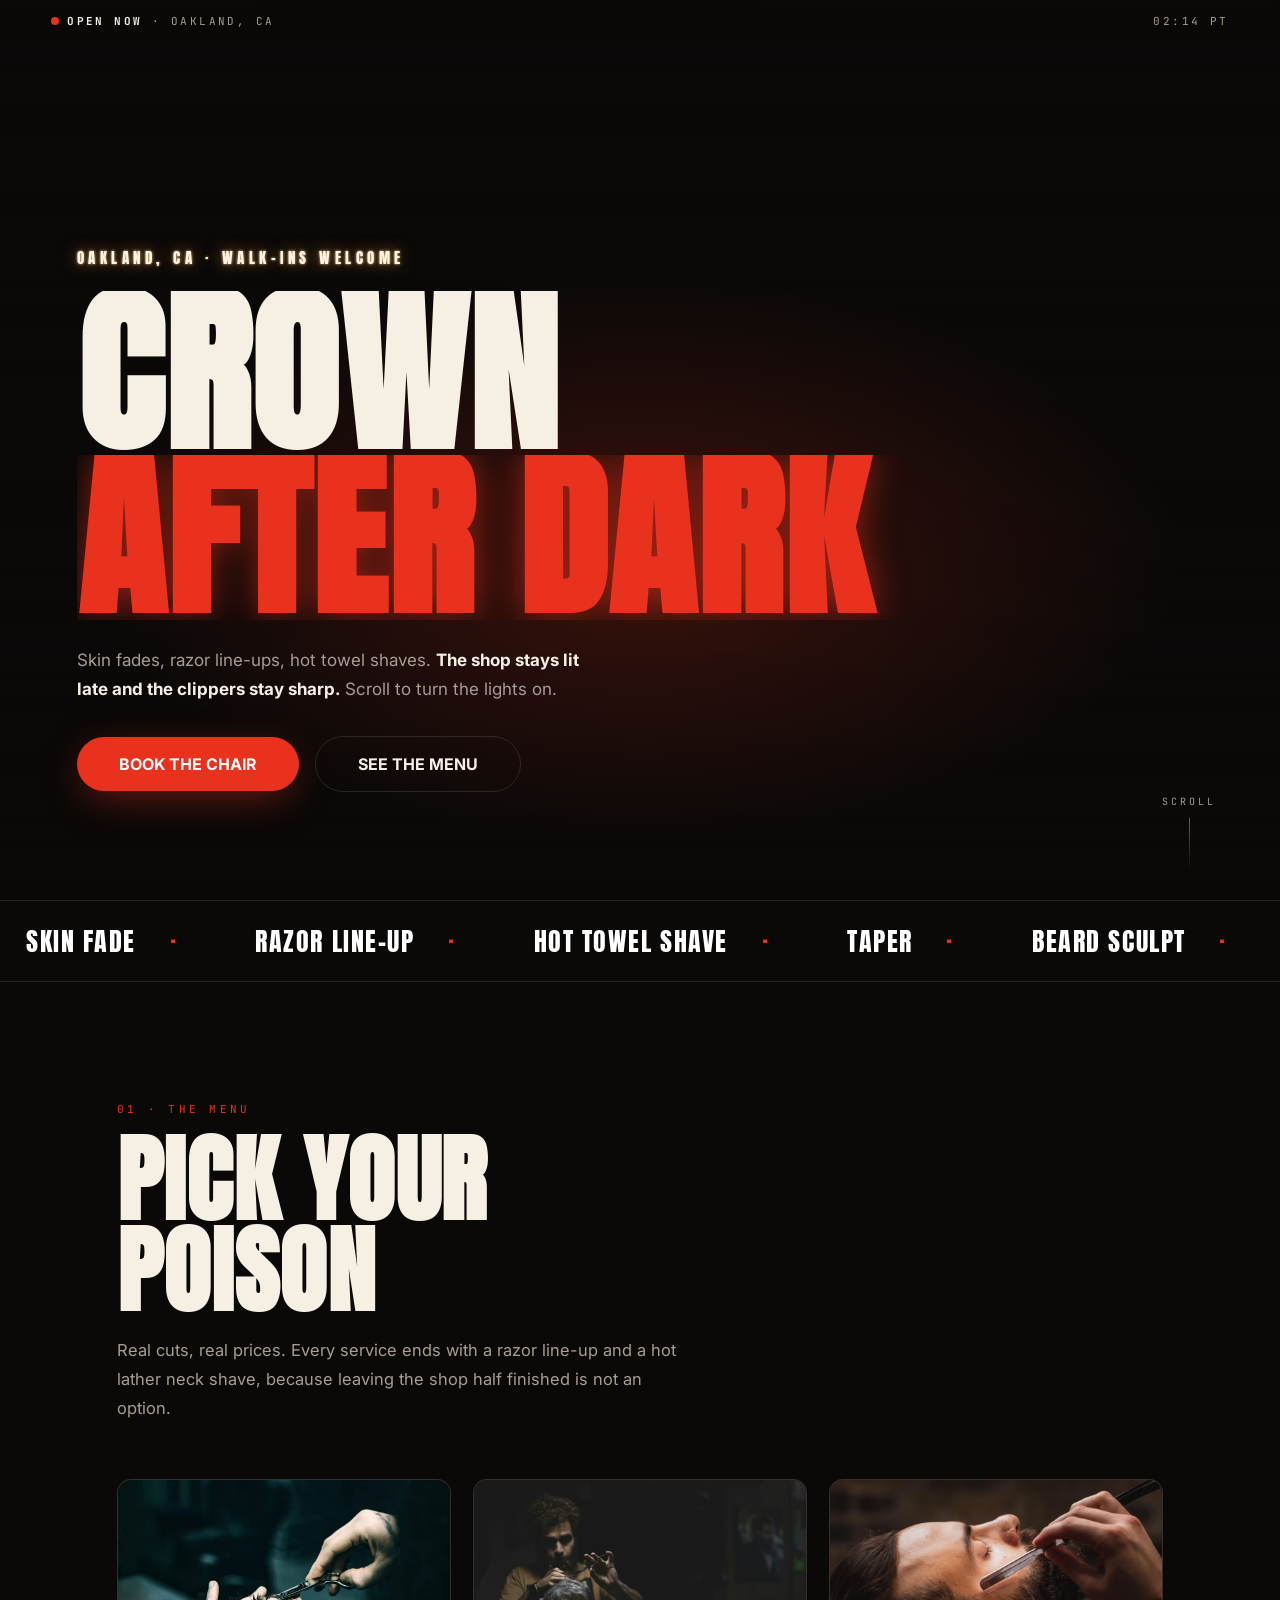
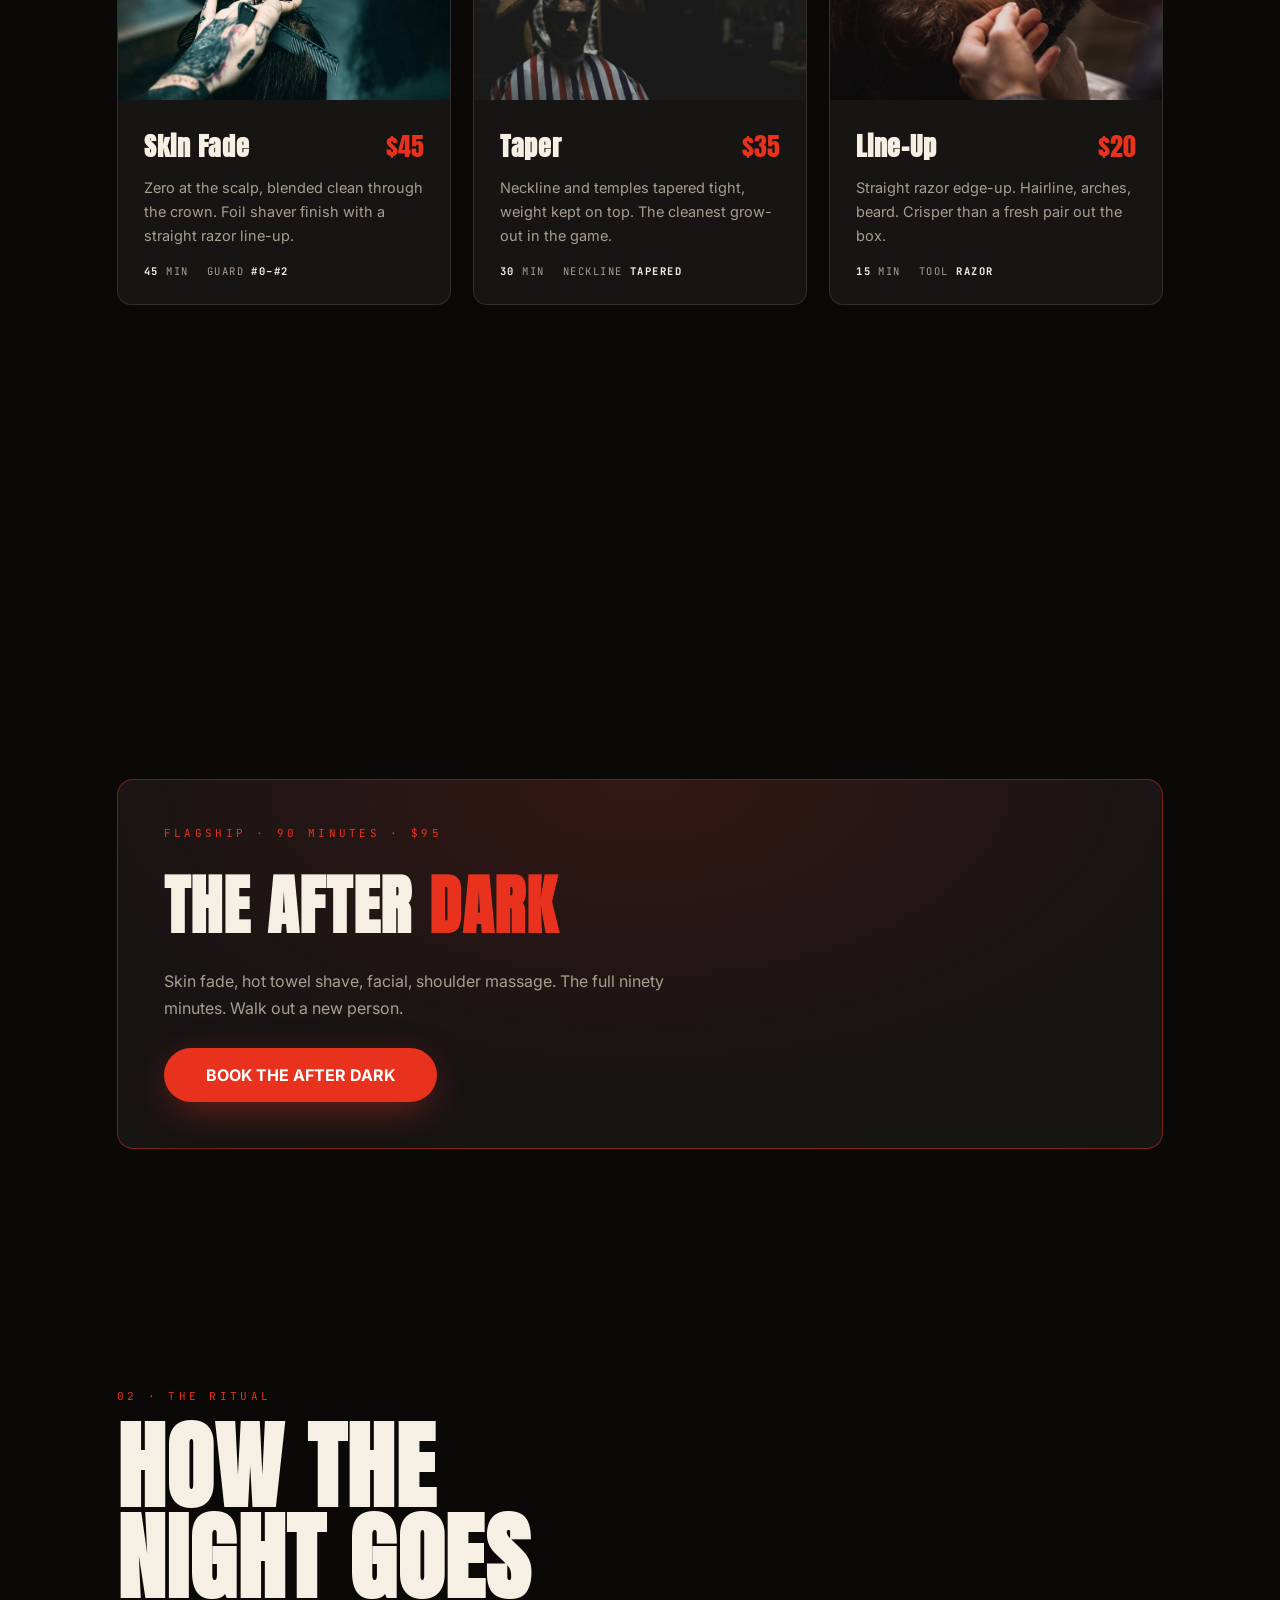
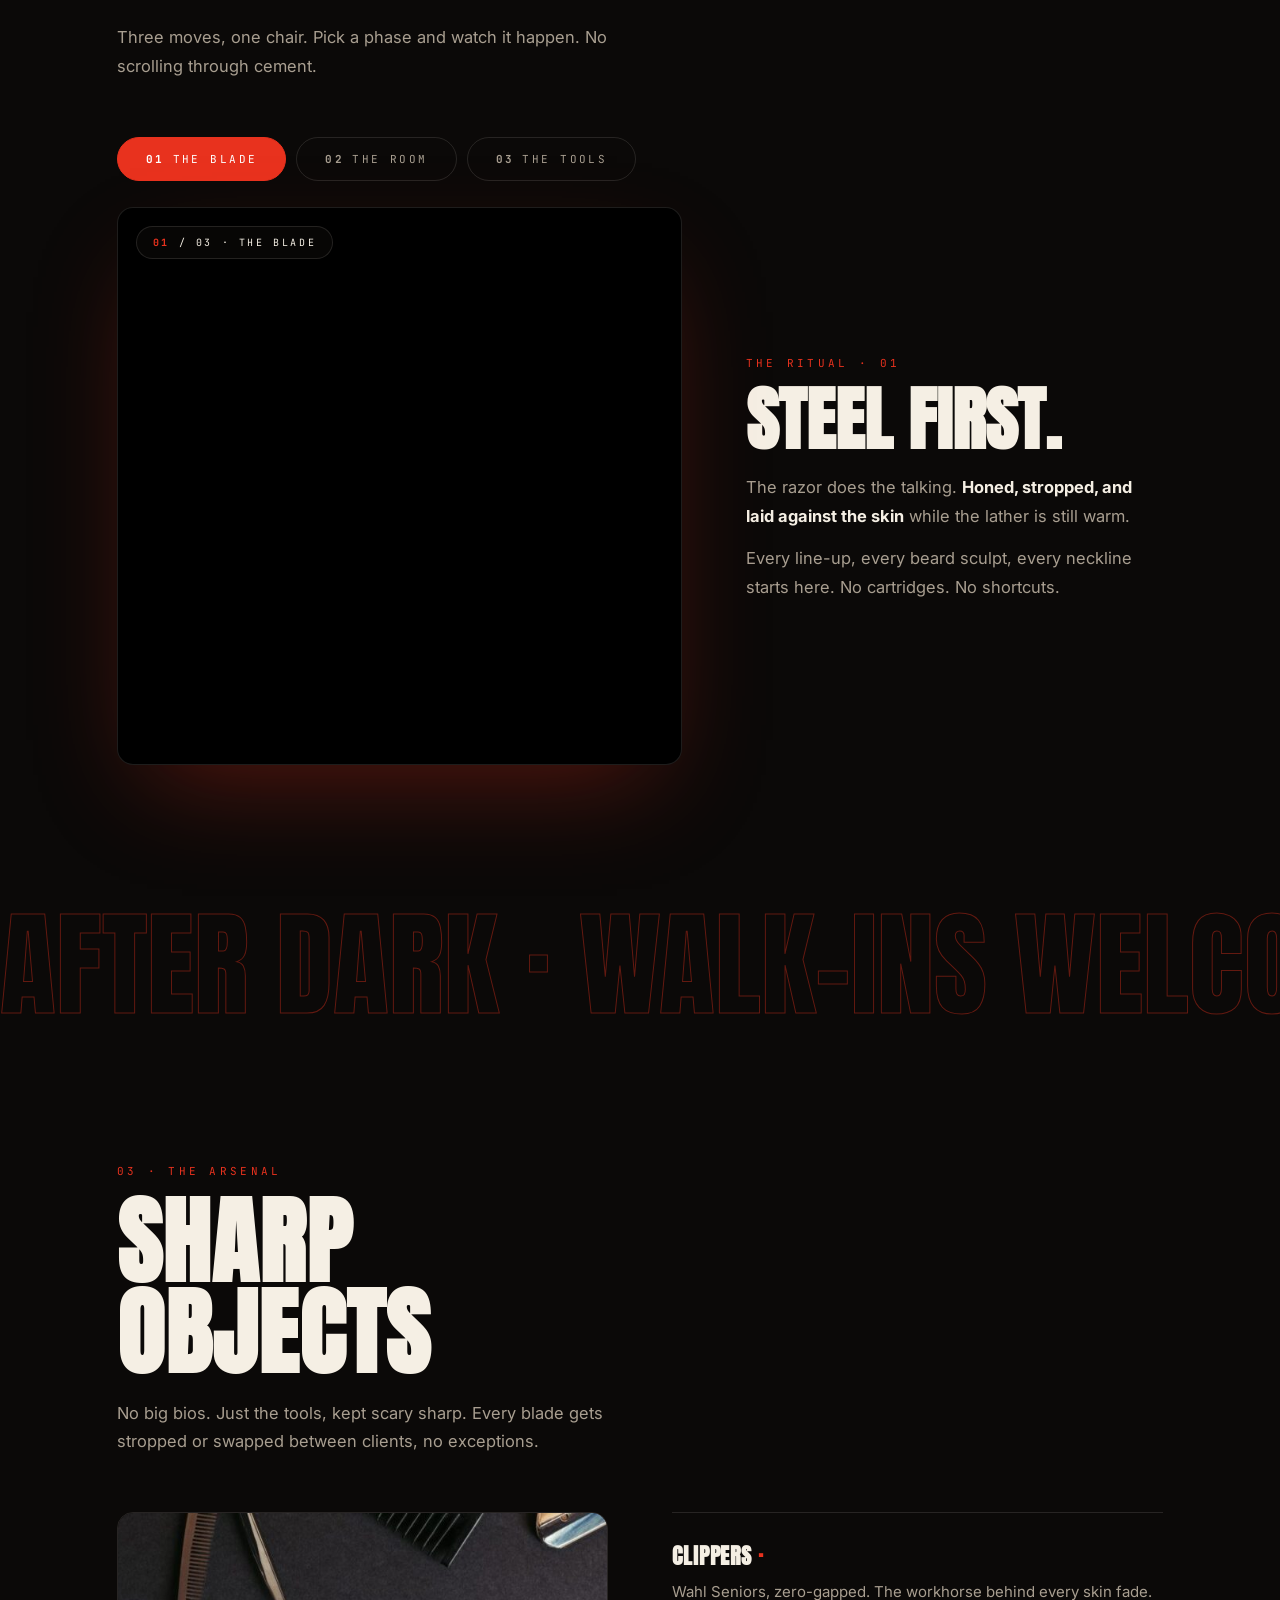
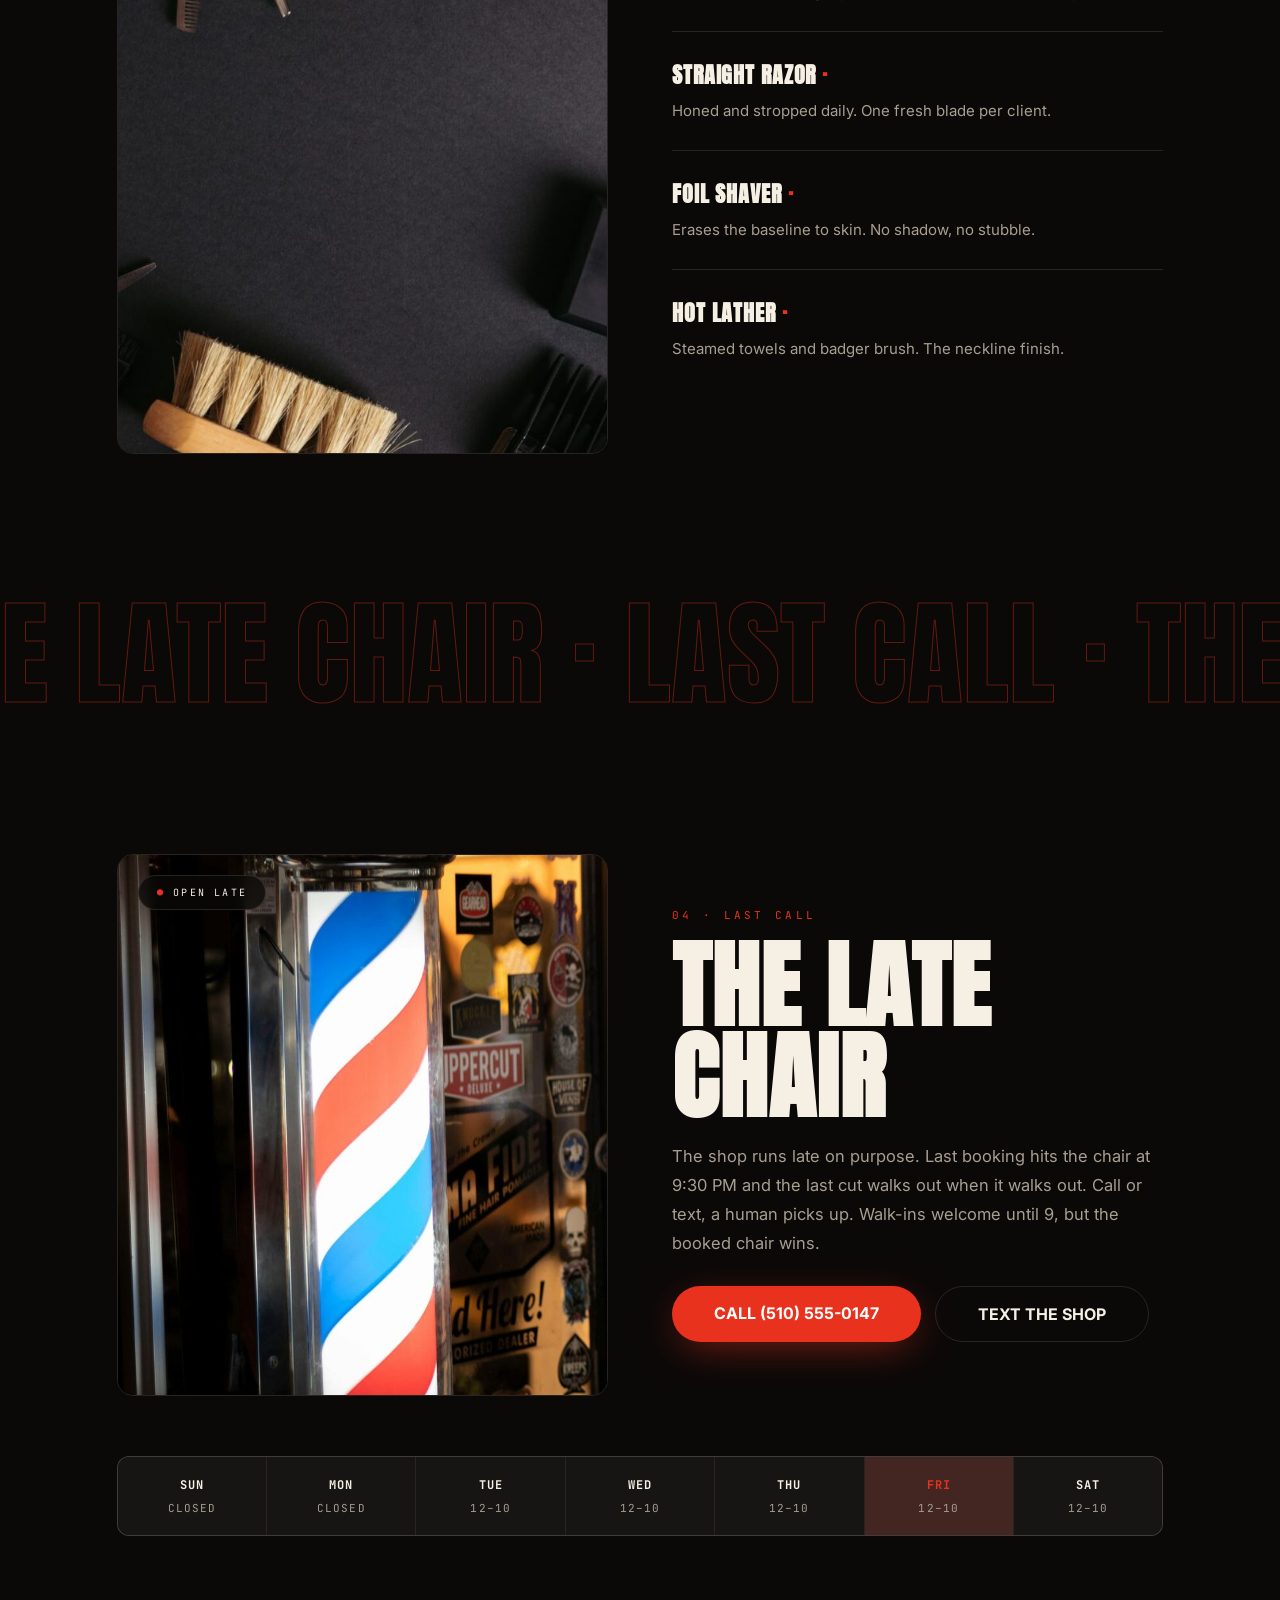
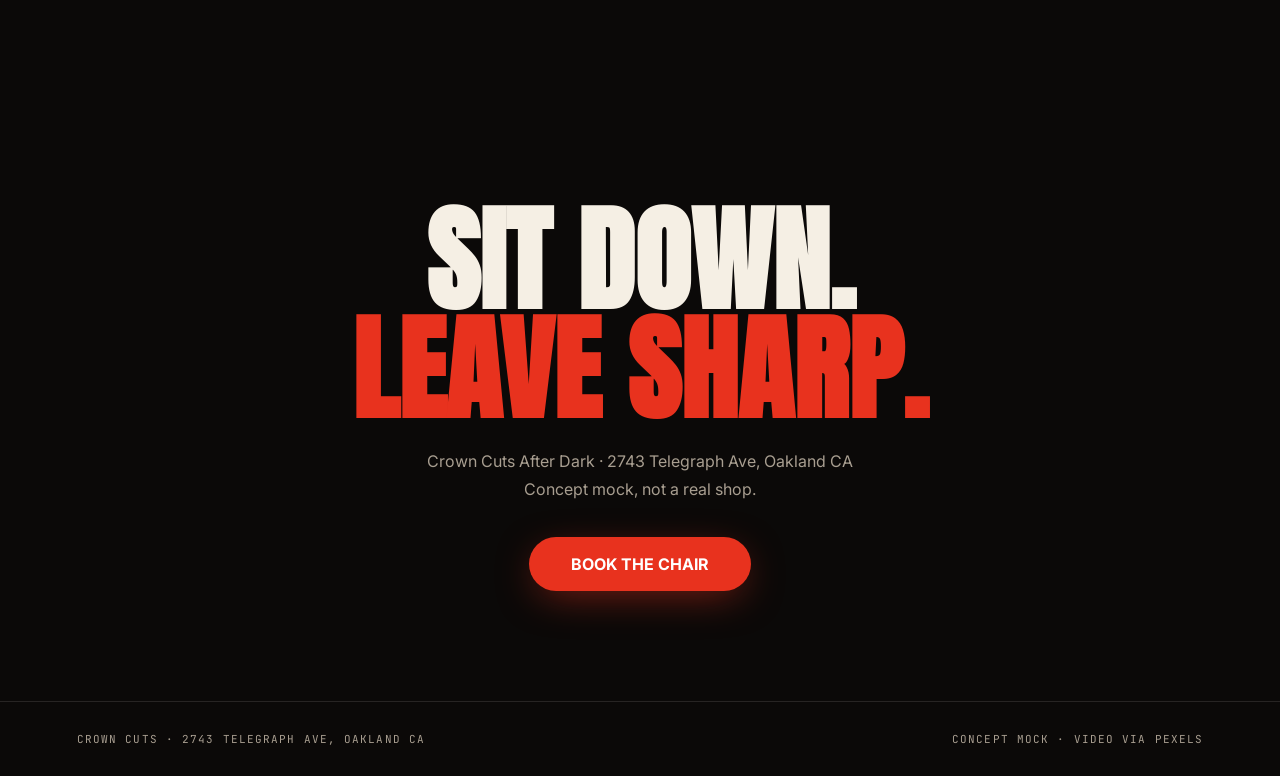
<file: after-dark-living/index.html>
<!DOCTYPE html>
<html lang="en">
<head>
<meta charset="UTF-8">
<meta name="viewport" content="width=device-width, initial-scale=1.0">
<title>CROWN CUTS · After Dark · Oakland Barbershop</title>
<meta name="description" content="Crown Cuts After Dark. Skin fades, razor line-ups, hot towel shaves. Oakland, CA. Concept mock.">
<link rel="preconnect" href="https://fonts.googleapis.com">
<link rel="preconnect" href="https://fonts.gstatic.com" crossorigin>
<link href="https://fonts.googleapis.com/css2?family=Inter:wght@400;500;600;700&family=JetBrains+Mono:wght@400;500;700&display=swap" rel="stylesheet">
<style>
@font-face{font-family:'Anton';font-style:normal;font-weight:400;font-display:swap;src:url('fonts/anton-400.woff2') format('woff2')}
:root{
  --ink:#0B0908; --panel:#121010; --card:#171414;
  --paper:#F5EFE4; --dim:#A89E90;
  --red:#E8321E; --red-deep:#8C1B10; --amber:#FFB02E;
  --line:rgba(245,239,228,.12);
}
*{margin:0;padding:0;box-sizing:border-box}
html{scroll-behavior:smooth}
html.locked{overflow:hidden}
body{background:var(--ink);color:var(--paper);font-family:'Inter',system-ui,sans-serif;overflow-x:hidden;-webkit-font-smoothing:antialiased}
::selection{background:var(--red);color:#fff}
a{color:inherit}
img,video{display:block;max-width:100%}

/* ---------- loader ---------- */
.loader{position:fixed;inset:0;z-index:200;background:var(--ink);display:flex;align-items:center;justify-content:center;
  transition:opacity .5s ease,visibility .5s;pointer-events:none}
.loader.done{opacity:0;visibility:hidden}
.loader .l-word{font-family:'Anton',sans-serif;font-size:clamp(40px,7vw,84px);letter-spacing:.04em;animation:lpulse 1.2s ease-in-out infinite}
.loader .l-word span{color:var(--red)}
@keyframes lpulse{0%,100%{opacity:.65}50%{opacity:1}}

/* ---------- HUD ---------- */
.hud{position:fixed;top:0;left:0;right:0;z-index:90;display:flex;justify-content:space-between;align-items:center;
  padding:14px 4vw;font-family:'JetBrains Mono',monospace;font-size:11px;letter-spacing:.22em;color:var(--dim);
  background:linear-gradient(180deg,rgba(11,9,8,.85),transparent);pointer-events:none}
.hud .dot{display:inline-block;width:8px;height:8px;border-radius:50%;background:var(--red);margin-right:8px;animation:poleglow 3.4s ease-in-out infinite}
@keyframes poleglow{0%,100%{opacity:.45}50%{opacity:1}}
.hud b{color:var(--paper)}

/* ---------- video hero ---------- */
.hero{position:relative;min-height:100vh;min-height:100svh;overflow:hidden;display:flex;align-items:flex-end}
.hero-video{position:absolute;inset:-12% 0;z-index:0;pointer-events:none}
.hero-video video{width:100%;height:100%;object-fit:cover;will-change:transform}
.hero-shade{position:absolute;inset:0;z-index:1;
  background:linear-gradient(180deg,rgba(11,9,8,.55) 0%,rgba(11,9,8,.15) 35%,rgba(11,9,8,.35) 65%,rgba(11,9,8,.94) 100%)}
.hero-glow{position:absolute;inset:0;z-index:1;pointer-events:none;
  background:radial-gradient(60% 45% at 50% 62%,rgba(232,50,30,.22),transparent 70%)}
.hero-copy{position:relative;z-index:2;padding:0 6vw 12vh;width:100%}
.kicker{font-family:'Anton',sans-serif;font-size:15px;letter-spacing:.3em;color:#FFF3DF;margin-bottom:22px;
  text-shadow:0 0 16px rgba(255,176,80,.6),0 0 3px rgba(255,224,170,.9)}
.hero-title{font-family:'Anton',sans-serif;font-size:clamp(72px,14vw,210px);line-height:.92;letter-spacing:.01em}
.hero-title .row{display:block;overflow:hidden}
.hero-title .row>span{display:inline-block;transform:translateY(110%)}
.hero-title .red{color:var(--red);text-shadow:0 0 34px rgba(232,50,30,.55)}
.hero-sub{max-width:520px;color:var(--dim);line-height:1.7;margin-top:26px;font-size:17px}
.hero-sub b{color:var(--paper)}
.hero-cta{display:flex;gap:16px;margin-top:32px;flex-wrap:wrap;align-items:center}
.btn{display:inline-block;background:var(--red);color:#fff;font-weight:700;padding:17px 42px;border-radius:100px;text-decoration:none;
  box-shadow:0 10px 40px -10px rgba(232,50,30,.6);transition:transform .3s}
.btn.ghost{background:transparent;color:var(--paper);border:1px solid var(--line);box-shadow:none}
.scroll-hint{position:absolute;bottom:30px;right:5vw;z-index:2;font-family:'JetBrains Mono',monospace;font-size:10px;letter-spacing:.3em;color:var(--dim);
  display:flex;flex-direction:column;align-items:center;gap:10px}
.scroll-hint .line{width:1px;height:52px;background:linear-gradient(var(--red),transparent);animation:drop 1.8s ease-in-out infinite}
@keyframes drop{0%{transform:scaleY(0);transform-origin:top}55%{transform:scaleY(1);transform-origin:top}56%{transform-origin:bottom}100%{transform:scaleY(0);transform-origin:bottom}}

/* ---------- marquee ---------- */
.marquee{position:relative;z-index:2;border-top:1px solid var(--line);border-bottom:1px solid var(--line);overflow:hidden;background:var(--ink)}
.marquee-track{display:flex;width:max-content;animation:mq 26s linear infinite;padding:20px 0}
.marquee span{font-family:'Anton',sans-serif;font-size:26px;letter-spacing:.06em;color:#fff;white-space:nowrap;padding:0 26px}
.marquee span i{font-style:normal;color:var(--red);padding:0 26px}
@keyframes mq{to{transform:translateX(-50%)}}

/* ---------- sections ---------- */
section{position:relative;z-index:2}
.wrap{max-width:1200px;margin:0 auto;padding:120px 6vw}
.sec-label{font-family:'JetBrains Mono',monospace;font-size:11px;letter-spacing:.3em;color:var(--red);margin-bottom:18px}
.sec-title{font-family:'Anton',sans-serif;font-size:clamp(48px,7.5vw,110px);line-height:.95;letter-spacing:.01em;margin-bottom:20px}
.sec-sub{color:var(--dim);line-height:1.75;max-width:560px;font-size:16.5px}

/* menu cards */
.cards{display:grid;grid-template-columns:repeat(auto-fit,minmax(300px,1fr));gap:22px;margin-top:56px}
.card{background:var(--card);border:1px solid var(--line);border-radius:14px;overflow:hidden;transition:transform .35s,border-color .35s}
.card:hover{transform:translateY(-8px);border-color:rgba(232,50,30,.5)}
.card .ph{height:220px;overflow:hidden}
.card .ph img{width:100%;height:100%;object-fit:cover;transition:transform .6s}
.card:hover .ph img{transform:scale(1.06)}
.card .body{padding:26px}
.card .row{display:flex;justify-content:space-between;align-items:baseline;margin-bottom:10px}
.card h3{font-family:'Anton',sans-serif;font-size:26px;letter-spacing:.03em}
.card .price{font-family:'Anton',sans-serif;font-size:26px;color:var(--red)}
.card p{color:var(--dim);font-size:14.5px;line-height:1.65}
.card .meta{display:flex;gap:18px;margin-top:16px;font-family:'JetBrains Mono',monospace;font-size:10.5px;letter-spacing:.14em;color:var(--dim)}
.card .meta b{color:var(--paper)}
.flagship{margin-top:26px;border:1px solid rgba(232,50,30,.45);border-radius:16px;padding:46px;background:
  radial-gradient(80% 120% at 50% 0%,rgba(232,50,30,.14),transparent 70%),var(--card)}
.flagship h3{font-family:'Anton',sans-serif;font-size:clamp(38px,5vw,64px);letter-spacing:.02em;margin:12px 0 14px}
.flagship h3 span{color:var(--red)}
.flagship p{color:var(--dim);max-width:520px;line-height:1.7;margin-bottom:26px}

/* ---------- ritual: video matrix (tabs, no pinning) ---------- */
.rit-matrix{margin-top:56px}
.rit-tabs{display:flex;gap:10px;flex-wrap:wrap;margin-bottom:26px}
.rit-tab{background:transparent;border:1px solid var(--line);color:var(--dim);border-radius:100px;
  padding:14px 28px;font-family:'JetBrains Mono',monospace;font-size:11px;letter-spacing:.22em;cursor:pointer;
  transition:border-color .3s,color .3s,background .3s}
.rit-tab:hover{border-color:rgba(232,50,30,.6);color:var(--paper)}
.rit-tab.active{background:var(--red);border-color:var(--red);color:#fff}
.rit-tab b{margin-right:8px}
.rit-stage{display:grid;grid-template-columns:1.15fr .85fr;gap:5vw;align-items:center}
.rit-screen{position:relative;border-radius:16px;overflow:hidden;border:1px solid var(--line);height:62vh;min-height:400px;
  box-shadow:0 40px 100px -30px rgba(232,50,30,.35);background:#000}
.rit-screen video{position:absolute;inset:0;width:100%;height:100%;object-fit:cover;opacity:0;transition:opacity .6s ease}
.rit-screen video.active{opacity:1}
.rit-screen .vtag{position:absolute;top:18px;left:18px;z-index:2;font-family:'JetBrains Mono',monospace;font-size:10px;letter-spacing:.26em;
  background:rgba(11,9,8,.72);padding:9px 16px;border-radius:100px;border:1px solid var(--line);backdrop-filter:blur(6px)}
.rit-screen .vtag b{color:var(--red)}
.rit-panels .rit-panel{display:none}
.rit-panels .rit-panel.active{display:block;animation:panelin .5s ease}
@keyframes panelin{from{opacity:0;transform:translateY(14px)}to{opacity:1;transform:none}}
.rit-panels .step{font-family:'JetBrains Mono',monospace;font-size:11px;letter-spacing:.3em;color:var(--red);margin-bottom:16px}
.rit-panels h3{font-family:'Anton',sans-serif;font-size:clamp(40px,5.5vw,76px);line-height:.95;margin-bottom:20px}
.rit-panels p{color:var(--dim);line-height:1.75;font-size:16.5px;max-width:460px;margin-bottom:14px}
.rit-panels p b{color:var(--paper)}


/* ---------- scrub bands ---------- */
.scrubband{overflow:hidden;white-space:nowrap;padding:22px 0;user-select:none;background:var(--ink)}
.scrubtrack{display:inline-block;font-family:'Anton',sans-serif;font-size:clamp(64px,9vw,148px);line-height:1;
  color:transparent;-webkit-text-stroke:1px rgba(232,50,30,.4);will-change:transform}

/* ---------- arsenal ---------- */
.arsenal-grid{display:grid;grid-template-columns:1fr 1fr;gap:5vw;margin-top:56px;align-items:start}
.arsenal-vid{border-radius:16px;overflow:hidden;border:1px solid var(--line);position:sticky;top:12vh}
.arsenal-vid video{width:100%;height:60vh;min-height:380px;object-fit:cover}
.tool{padding:26px 0;border-top:1px solid var(--line)}
.tool b{display:block;font-family:'Anton',sans-serif;font-size:22px;letter-spacing:.04em;margin-bottom:8px}
.tool b i{font-style:normal;color:var(--red)}
.tool span{color:var(--dim);font-size:15px;line-height:1.65}

/* ---------- booking ---------- */
.book-grid{display:grid;grid-template-columns:1fr 1fr;gap:5vw;align-items:center}
.book-img{border-radius:16px;overflow:hidden;border:1px solid var(--line);position:relative}
.book-img img{width:100%;height:60vh;min-height:380px;object-fit:cover}
.chip{position:absolute;font-family:'JetBrains Mono',monospace;font-size:10px;letter-spacing:.22em;background:rgba(11,9,8,.78);
  border:1px solid var(--line);padding:10px 18px;border-radius:100px;backdrop-filter:blur(6px)}
.chip b{color:var(--red)}
.chip.c1{top:20px;left:20px;animation:poleglow 3.4s ease-in-out infinite}
.hours{display:grid;grid-template-columns:repeat(7,1fr);gap:1px;background:var(--line);border:1px solid var(--line);border-radius:12px;overflow:hidden;margin-top:60px}
.hours div{background:var(--card);padding:20px 8px;text-align:center;font-family:'JetBrains Mono',monospace;font-size:11px;letter-spacing:.1em;color:var(--dim)}
.hours b{display:block;color:var(--paper);margin-bottom:8px;font-size:12px}
.hours div.today{background:rgba(232,50,30,.14)}
.hours div.today b{color:var(--red)}

/* ---------- finale / footer ---------- */
.finale{text-align:center;padding:150px 6vw 110px;position:relative;z-index:2}
.finale h2{font-family:'Anton',sans-serif;font-size:clamp(52px,9vw,130px);line-height:.95}
.finale h2 span{color:var(--red)}
.finale p{color:var(--dim);margin:24px auto 0;max-width:480px;line-height:1.7}
footer{position:relative;z-index:2;border-top:1px solid var(--line);padding:30px 6vw;display:flex;justify-content:space-between;gap:16px;flex-wrap:wrap;
  font-family:'JetBrains Mono',monospace;font-size:11px;letter-spacing:.1em;color:var(--dim)}

/* reveal */
.rv{opacity:0;transform:translateY(40px);transition:opacity .9s cubic-bezier(.2,.7,.2,1),transform .9s cubic-bezier(.2,.7,.2,1)}
.rv.on{opacity:1;transform:none}

@media(max-width:900px){
  .rit-stage{grid-template-columns:1fr;gap:26px}
  .rit-screen{height:38vh;min-height:260px}
  .arsenal-grid,.book-grid{grid-template-columns:1fr}
  .arsenal-vid{position:relative;top:0}
  .hours{grid-template-columns:repeat(4,1fr)}
  .scroll-hint{display:none}
}
@media(prefers-reduced-motion:reduce){
  *,*::before,*::after{animation-duration:.001s!important;transition-duration:.001s!important}
  .hero-title .row>span{transform:none}
}
</style>
    <link rel="canonical" href="https://ai-webdesign-lab.vercel.app/after-dark-living/" />
    <meta property="og:type" content="website" />
    <meta property="og:site_name" content="CROWN CUTS" />
    <meta property="og:title" content="CROWN CUTS · After Dark · Oakland Barbershop" />
    <meta property="og:description" content="Crown Cuts After Dark. Skin fades, razor line-ups, hot towel shaves. Oakland, CA. Concept mock." />
    <meta property="og:url" content="https://ai-webdesign-lab.vercel.app/after-dark-living/" />
    <meta name="twitter:card" content="summary" />
    <meta name="twitter:title" content="CROWN CUTS · After Dark · Oakland Barbershop" />
    <meta name="twitter:description" content="Crown Cuts After Dark. Skin fades, razor line-ups, hot towel shaves. Oakland, CA. Concept mock." />
    <script type="application/ld+json">
    {
      "@context": "https://schema.org",
      "@type": "WebSite",
      "name": "CROWN CUTS",
      "url": "https://ai-webdesign-lab.vercel.app/after-dark-living/"
    }
    </script>
  </head>
<body>

<div class="loader" id="loader">
  <div class="l-word">CROWN <span>CUTS</span></div>
</div>

<div class="hud">
  <div><span class="dot"></span><b id="openWord">OPEN NOW</b> · OAKLAND, CA</div>
  <div><span id="clock">--:--</span> PT</div>
</div>

<!-- VIDEO HERO -->
<header class="hero">
  <div class="hero-video"><video id="heroVid" muted loop playsinline autoplay preload="auto"
    src="https://videos.pexels.com/video-files/7686548/7686548-hd_1920_1080_24fps.mp4"></video></div>
  <div class="hero-shade"></div><div class="hero-glow"></div>
  <div class="hero-copy">
    <div class="kicker">OAKLAND, CA · WALK-INS WELCOME</div>
    <h1 class="hero-title" id="heroTitle">
      <span class="row"><span>CROWN</span></span>
      <span class="row"><span class="red">AFTER DARK</span></span>
    </h1>
    <p class="hero-sub">Skin fades, razor line-ups, hot towel shaves. <b>The shop stays lit late and the clippers stay sharp.</b> Scroll to turn the lights on.</p>
    <div class="hero-cta">
      <a class="btn magnetic" href="tel:+15105550147">BOOK THE CHAIR</a>
      <a class="btn ghost magnetic" href="#menu">SEE THE MENU</a>
    </div>
  </div>
  <div class="scroll-hint">SCROLL<div class="line"></div></div>
</header>

<!-- MARQUEE -->
<div class="marquee"><div class="marquee-track">
  <span>SKIN FADE <i>·</i></span><span>RAZOR LINE-UP <i>·</i></span><span>HOT TOWEL SHAVE <i>·</i></span><span>TAPER <i>·</i></span><span>BEARD SCULPT <i>·</i></span><span>FOIL FINISH <i>·</i></span><span>KIDS CUTS <i>·</i></span><span>SKIN FADE <i>·</i></span><span>RAZOR LINE-UP <i>·</i></span><span>HOT TOWEL SHAVE <i>·</i></span><span>TAPER <i>·</i></span><span>BEARD SCULPT <i>·</i></span><span>FOIL FINISH <i>·</i></span><span>KIDS CUTS <i>·</i></span>
</div></div>

<!-- MENU -->
<section id="menu"><div class="wrap">
  <div class="sec-label rv">01 · THE MENU</div>
  <h2 class="sec-title rv">PICK YOUR<br>POISON</h2>
  <p class="sec-sub rv">Real cuts, real prices. Every service ends with a razor line-up and a hot lather neck shave, because leaving the shop half finished is not an option.</p>
  <div class="cards">
    <div class="card rv">
      <div class="ph"><img src="../assets/ad-skinfade.jpg" alt="Barber blending a fade" loading="lazy"></div>
      <div class="body"><div class="row"><h3>Skin Fade</h3><span class="price">$45</span></div>
      <p>Zero at the scalp, blended clean through the crown. Foil shaver finish with a straight razor line-up.</p>
      <div class="meta"><span><b>45</b> MIN</span><span>GUARD <b>#0–#2</b></span></div></div>
    </div>
    <div class="card rv">
      <div class="ph"><img src="../assets/ad-taper.jpg" alt="Barber at work in the chair" loading="lazy"></div>
      <div class="body"><div class="row"><h3>Taper</h3><span class="price">$35</span></div>
      <p>Neckline and temples tapered tight, weight kept on top. The cleanest grow-out in the game.</p>
      <div class="meta"><span><b>30</b> MIN</span><span>NECKLINE <b>TAPERED</b></span></div></div>
    </div>
    <div class="card rv">
      <div class="ph"><img src="../assets/ad-lineup.jpg" alt="Straight razor line-up detail" loading="lazy"></div>
      <div class="body"><div class="row"><h3>Line-Up</h3><span class="price">$20</span></div>
      <p>Straight razor edge-up. Hairline, arches, beard. Crisper than a fresh pair out the box.</p>
      <div class="meta"><span><b>15</b> MIN</span><span>TOOL <b>RAZOR</b></span></div></div>
    </div>
    <div class="card rv">
      <div class="ph"><img src="../assets/ad-cutbeard.webp" alt="Skin fade being finished" loading="lazy"></div>
      <div class="body"><div class="row"><h3>Cut + Beard</h3><span class="price">$65</span></div>
      <p>Full cut plus beard architecture. Hot lather on the cheeks, trimmer on the neck, oils to finish.</p>
      <div class="meta"><span><b>60</b> MIN</span><span>COMBO <b>SAVE $15</b></span></div></div>
    </div>
    <div class="card rv">
      <div class="ph"><img src="../assets/ad-hottowel.jpg" alt="Hot towel shave preparation" loading="lazy"></div>
      <div class="body"><div class="row"><h3>Hot Towel Shave</h3><span class="price">$50</span></div>
      <p>Steam towels, pre-shave oil, hot lather, straight razor passes. Cold towel to close the pores.</p>
      <div class="meta"><span><b>45</b> MIN</span><span>TOWELS <b>STEAMED</b></span></div></div>
    </div>
  </div>
  <div class="flagship rv">
    <div class="sec-label">FLAGSHIP · 90 MINUTES · $95</div>
    <h3>THE AFTER <span>DARK</span></h3>
    <p>Skin fade, hot towel shave, facial, shoulder massage. The full ninety minutes. Walk out a new person.</p>
    <a class="btn magnetic" href="tel:+15105550147">BOOK THE AFTER DARK</a>
  </div>
</div></section>

<!-- RITUAL: video matrix -->
<section><div class="wrap">
  <div class="sec-label rv">02 · THE RITUAL</div>
  <h2 class="sec-title rv">HOW THE<br>NIGHT GOES</h2>
  <p class="sec-sub rv">Three moves, one chair. Pick a phase and watch it happen. No scrolling through cement.</p>
  <div class="rit-matrix rv">
    <div class="rit-tabs" role="tablist">
      <button class="rit-tab active" data-rit="0" role="tab"><b>01</b>THE BLADE</button>
      <button class="rit-tab" data-rit="1" role="tab"><b>02</b>THE ROOM</button>
      <button class="rit-tab" data-rit="2" role="tab"><b>03</b>THE TOOLS</button>
    </div>
    <div class="rit-stage">
      <div class="rit-screen">
        <span class="vtag"><b id="ritNum">01</b> / 03 · <span id="ritName">THE BLADE</span></span>
        <video class="active" muted loop playsinline preload="metadata" data-play
          src="https://videos.pexels.com/video-files/7697533/7697533-hd_1920_1080_30fps.mp4"></video>
        <video muted loop playsinline preload="metadata" data-play
          src="https://videos.pexels.com/video-files/6113143/6113143-hd_1920_1080_30fps.mp4"></video>
        <video muted loop playsinline preload="metadata" data-play
          src="https://videos.pexels.com/video-files/7426666/7426666-uhd_2560_1080_25fps.mp4"></video>
      </div>
      <div class="rit-panels">
        <div class="rit-panel active">
          <div class="step">THE RITUAL · 01</div>
          <h3>STEEL FIRST.</h3>
          <p>The razor does the talking. <b>Honed, stropped, and laid against the skin</b> while the lather is still warm.</p>
          <p>Every line-up, every beard sculpt, every neckline starts here. No cartridges. No shortcuts.</p>
        </div>
        <div class="rit-panel">
          <div class="step">THE RITUAL · 02</div>
          <h3>THE SHOP HUMS.</h3>
          <p>Four chairs, clippers buzzing, <b>the playlist arguing with itself.</b> This is the room where the night shift happens.</p>
          <p>Walk in after dark and the energy is different. Lower light. Sharper focus. Same sharp blades.</p>
        </div>
        <div class="rit-panel">
          <div class="step">THE RITUAL · 03</div>
          <h3>LAID OUT LIKE SURGERY.</h3>
          <p>Clippers zero-gapped. <b>Razor stropped between every client.</b> Foil shaver, shears, brushes, all in their place.</p>
          <p>Ask to see the kit. A sharp shop is a proud shop.</p>
        </div>
      </div>
    </div>
  </div>
</div></section>

<div class="scrubband" aria-hidden="true"><div class="scrubtrack">AFTER DARK · WALK-INS WELCOME · AFTER DARK · WALK-INS WELCOME · </div></div>

<!-- ARSENAL -->
<section><div class="wrap">
  <div class="sec-label rv">03 · THE ARSENAL</div>
  <h2 class="sec-title rv">SHARP<br>OBJECTS</h2>
  <p class="sec-sub rv">No big bios. Just the tools, kept scary sharp. Every blade gets stropped or swapped between clients, no exceptions.</p>
  <div class="arsenal-grid">
    <div class="arsenal-vid rv">
      <img src="../assets/ad-arsenal.jpg" alt="Clippers, shears, straight razor and brushes laid out on black" loading="lazy" style="width:100%;height:60vh;min-height:380px;object-fit:cover">
    </div>
    <div class="tool-list rv">
      <div class="tool"><b>CLIPPERS <i>·</i></b><span>Wahl Seniors, zero-gapped. The workhorse behind every skin fade.</span></div>
      <div class="tool"><b>STRAIGHT RAZOR <i>·</i></b><span>Honed and stropped daily. One fresh blade per client.</span></div>
      <div class="tool"><b>FOIL SHAVER <i>·</i></b><span>Erases the baseline to skin. No shadow, no stubble.</span></div>
      <div class="tool"><b>HOT LATHER <i>·</i></b><span>Steamed towels and badger brush. The neckline finish.</span></div>
    </div>
  </div>
</div></section>

<div class="scrubband flip" aria-hidden="true"><div class="scrubtrack">LAST CALL · THE LATE CHAIR · LAST CALL · THE LATE CHAIR · </div></div>

<!-- BOOKING -->
<section class="book"><div class="wrap">
  <div class="book-grid">
    <div class="book-img rv">
      <img src="../assets/ad-pole.jpg" alt="Barber pole glowing outside the shop at night" loading="lazy">
      <div class="chip c1"><b>●</b> OPEN LATE</div>
    </div>
    <div class="book-copy">
      <div class="sec-label rv">04 · LAST CALL</div>
      <h2 class="sec-title rv">THE LATE<br>CHAIR</h2>
      <p class="sec-sub rv">The shop runs late on purpose. Last booking hits the chair at 9:30 PM and the last cut walks out when it walks out. Call or text, a human picks up. Walk-ins welcome until 9, but the booked chair wins.</p>
      <div class="rv" style="margin-top:28px;display:flex;gap:14px;flex-wrap:wrap">
        <a class="btn magnetic" href="tel:+15105550147">CALL (510) 555-0147</a>
        <a class="btn ghost magnetic" href="sms:+15105550147">TEXT THE SHOP</a>
      </div>
    </div>
  </div>
  <div class="hours rv" id="hoursRow">
    <div data-d="0"><b>SUN</b>CLOSED</div>
    <div data-d="1"><b>MON</b>CLOSED</div>
    <div data-d="2"><b>TUE</b>12–10</div>
    <div data-d="3"><b>WED</b>12–10</div>
    <div data-d="4"><b>THU</b>12–10</div>
    <div data-d="5"><b>FRI</b>12–10</div>
    <div data-d="6"><b>SAT</b>12–10</div>
  </div>
</div></section>

<div class="finale">
  <h2 class="rv">SIT DOWN.<br><span>LEAVE SHARP.</span></h2>
  <p class="rv">Crown Cuts After Dark · 2743 Telegraph Ave, Oakland CA<br>Concept mock, not a real shop.</p>
  <div class="rv" style="margin-top:34px"><a class="btn magnetic" href="tel:+15105550147">BOOK THE CHAIR</a></div>
</div>

<footer>
  <span>CROWN CUTS · 2743 TELEGRAPH AVE, OAKLAND CA</span>
  <span>CONCEPT MOCK · VIDEO VIA PEXELS</span>
</footer>

<script>
const RM = matchMedia('(prefers-reduced-motion: reduce)').matches;

/* ---------- loader: quick brand flash, never traps ---------- */
const loader = document.getElementById('loader');
document.documentElement.classList.add('locked');
function finishLoad(){
  loader.classList.add('done');
  document.documentElement.classList.remove('locked');
  // masked line reveal
  document.querySelectorAll('.hero-title .row > span').forEach((s,i)=>{
    s.style.transition = 'transform 1.1s cubic-bezier(.2,.7,.2,1) ' + (i*0.12) + 's';
    requestAnimationFrame(()=>{ s.style.transform = 'translateY(0)'; });
  });
}
const heroVid = document.getElementById('heroVid');
let loadDone = false;
function ready(){
  if(loadDone) return; loadDone = true;
  setTimeout(finishLoad, 400);
}
if(document.readyState === 'complete') ready();
else addEventListener('load', ready);
setTimeout(ready, 1800); // never trap the visitor

/* ---------- video play/pause on visibility ---------- */
const vids = [...document.querySelectorAll('video[data-play]')];
const vio = new IntersectionObserver(es=>es.forEach(e=>{
  const v = e.target;
  if(RM) return;
  if(e.isIntersecting){ v.play().catch(()=>{}); } else { v.pause(); }
}),{threshold:.25});
vids.forEach(v=>vio.observe(v));
if(RM){ heroVid.removeAttribute('autoplay'); heroVid.pause(); }

/* ---------- clock + open state ---------- */
function clock(){
  const n = new Date(new Date().toLocaleString('en-US',{timeZone:'America/Los_Angeles'}));
  const h = n.getHours(), m = n.getMinutes();
  document.getElementById('clock').textContent =
    String(h%12||12).padStart(2,'0') + ':' + String(m).padStart(2,'0');
  const d = n.getDay();
  const open = d>=2 && d<=6 && h>=12 && h<22;
  document.getElementById('openWord').textContent = open ? 'OPEN NOW' : 'CLOSED';
  document.querySelectorAll('#hoursRow div').forEach(x=>{
    x.classList.toggle('today', +x.dataset.d === d);
  });
}
clock(); setInterval(clock, 30000);

/* ---------- kinetic: hero video parallax, scrub bands ---------- */
const bands = [...document.querySelectorAll('.scrubband')].map(b=>{
  const t = b.querySelector('.scrubtrack');
  return {el:b, track:t, flip:b.classList.contains('flip')};
});
let lastY = scrollY, ticking = false;
function kinetic(){
  ticking = false;
  if(RM) return;
  const vh = innerHeight, y = scrollY;
  // hero video parallax (inner counter-move)
  const hv = document.querySelector('.hero-video');
  if(hv && y < vh*1.2) hv.style.transform = 'translateY(' + (y*0.25).toFixed(1) + 'px)';
  // scrub bands
  bands.forEach(b=>{
    const r = b.el.getBoundingClientRect();
    const prog = Math.min(1, Math.max(0, (vh - r.top) / (vh + r.height)));
    const x = b.flip ? (-25 + prog*25) : (-prog*25);
    b.track.style.transform = 'translateX(' + x.toFixed(2) + '%)';
  });
}
addEventListener('scroll', ()=>{ if(!ticking){ ticking = true; requestAnimationFrame(kinetic); } }, {passive:true});
kinetic();

/* ---------- ritual tabs ---------- */
const ritTabs = [...document.querySelectorAll('.rit-tab')];
const ritVids = [...document.querySelectorAll('.rit-screen video')];
const ritPanels = [...document.querySelectorAll('.rit-panel')];
const ritNames = ['THE BLADE','THE ROOM','THE TOOLS'];
function setRit(i){
  ritTabs.forEach((t,j)=>t.classList.toggle('active', j===i));
  ritPanels.forEach((p,j)=>p.classList.toggle('active', j===i));
  ritVids.forEach((v,j)=>{
    const on = j===i;
    v.classList.toggle('active', on);
    if(on){ v.play().catch(()=>{}); } else { v.pause(); }
  });
  document.getElementById('ritNum').textContent = '0' + (i+1);
  document.getElementById('ritName').textContent = ritNames[i];
}
ritTabs.forEach((t,i)=>{
  t.addEventListener('click', ()=>setRit(i));
  t.addEventListener('mouseenter', ()=>{ if(matchMedia('(pointer:fine)').matches) setRit(i); });
});

/* ---------- magnetic buttons ---------- */
if(!RM && matchMedia('(pointer:fine)').matches){
  document.querySelectorAll('.magnetic').forEach(el=>{
    el.addEventListener('mousemove', e=>{
      const r = el.getBoundingClientRect();
      const x = e.clientX - r.left - r.width/2, y = e.clientY - r.top - r.height/2;
      el.style.transform = 'translate(' + (x*0.18).toFixed(1) + 'px,' + (y*0.28).toFixed(1) + 'px)';
    });
    el.addEventListener('mouseleave', ()=>{ el.style.transform = ''; });
  });
}

/* ---------- reveal ---------- */
const io = new IntersectionObserver(es=>es.forEach(e=>{
  if(e.isIntersecting){ e.target.classList.add('on'); io.unobserve(e.target); }
}),{threshold:.12});
document.querySelectorAll('.rv').forEach(el=>io.observe(el));
</script>
</body>
</html>
</file>
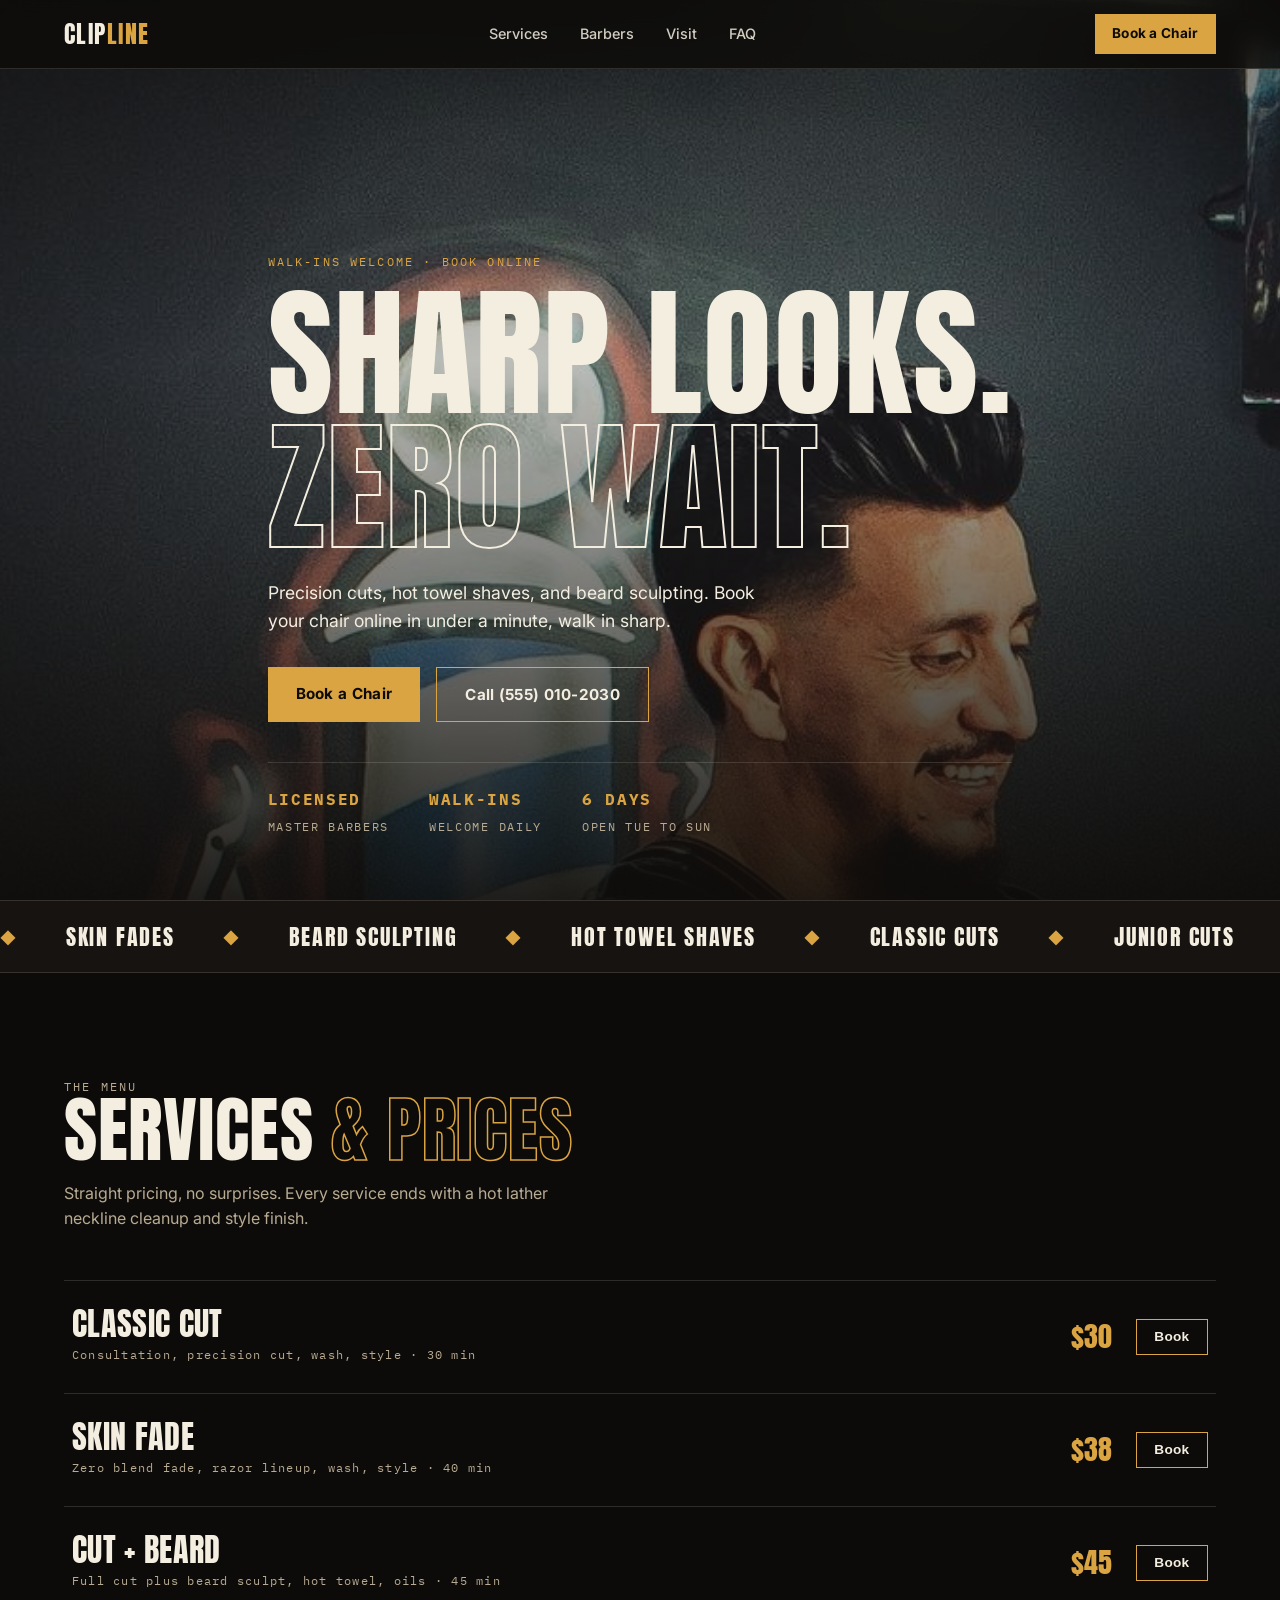
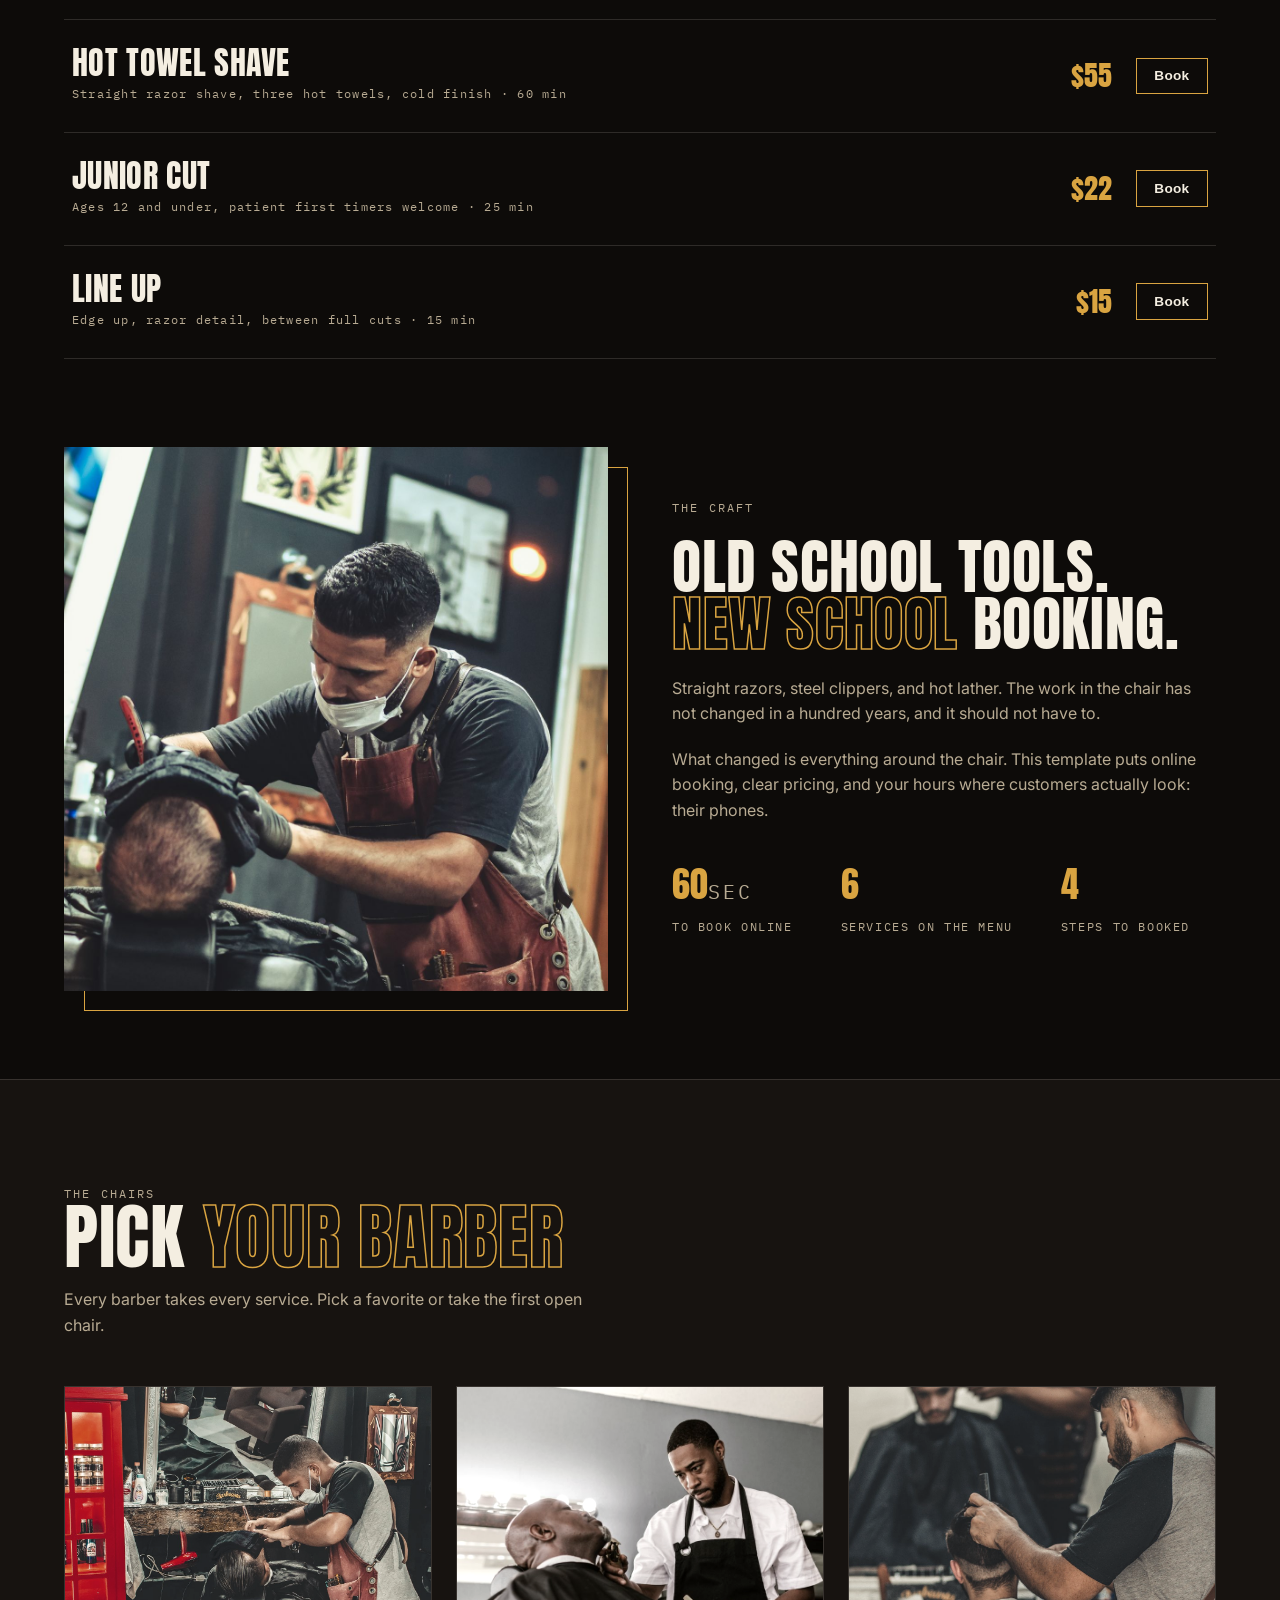
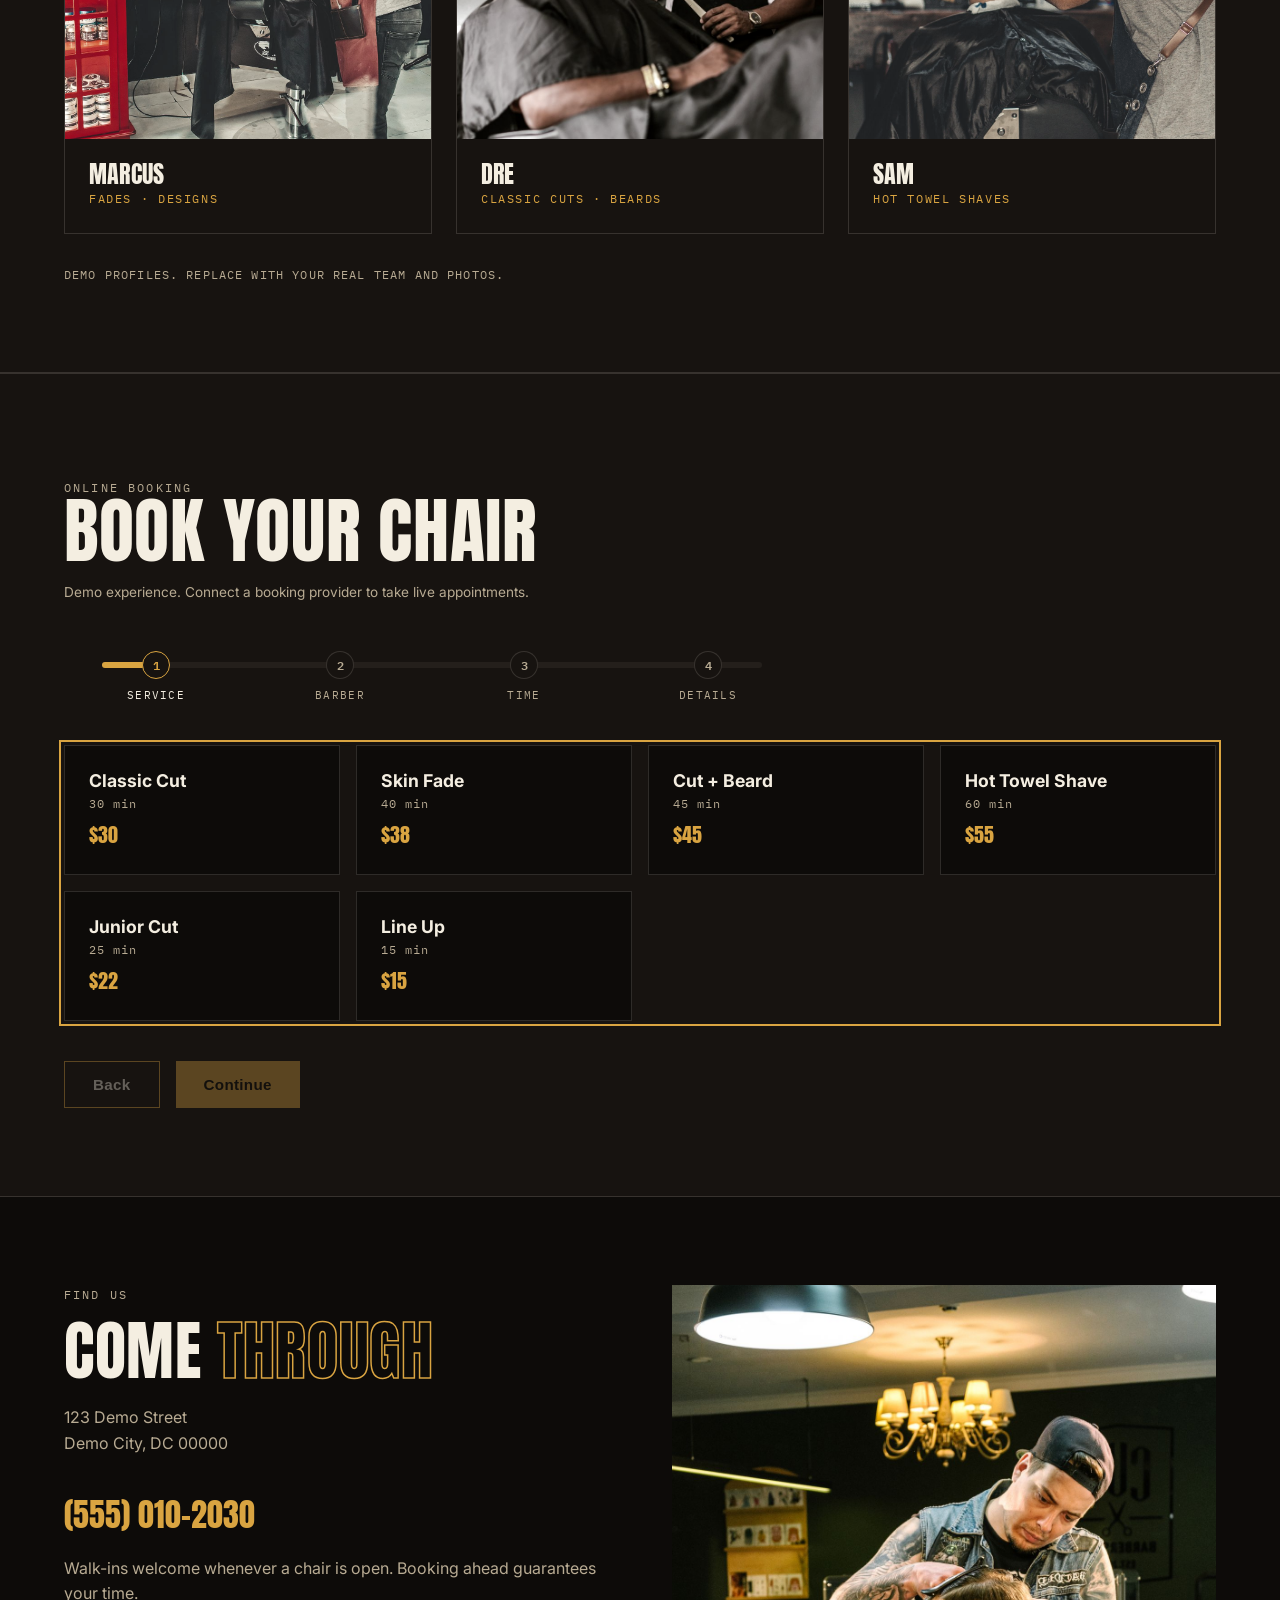
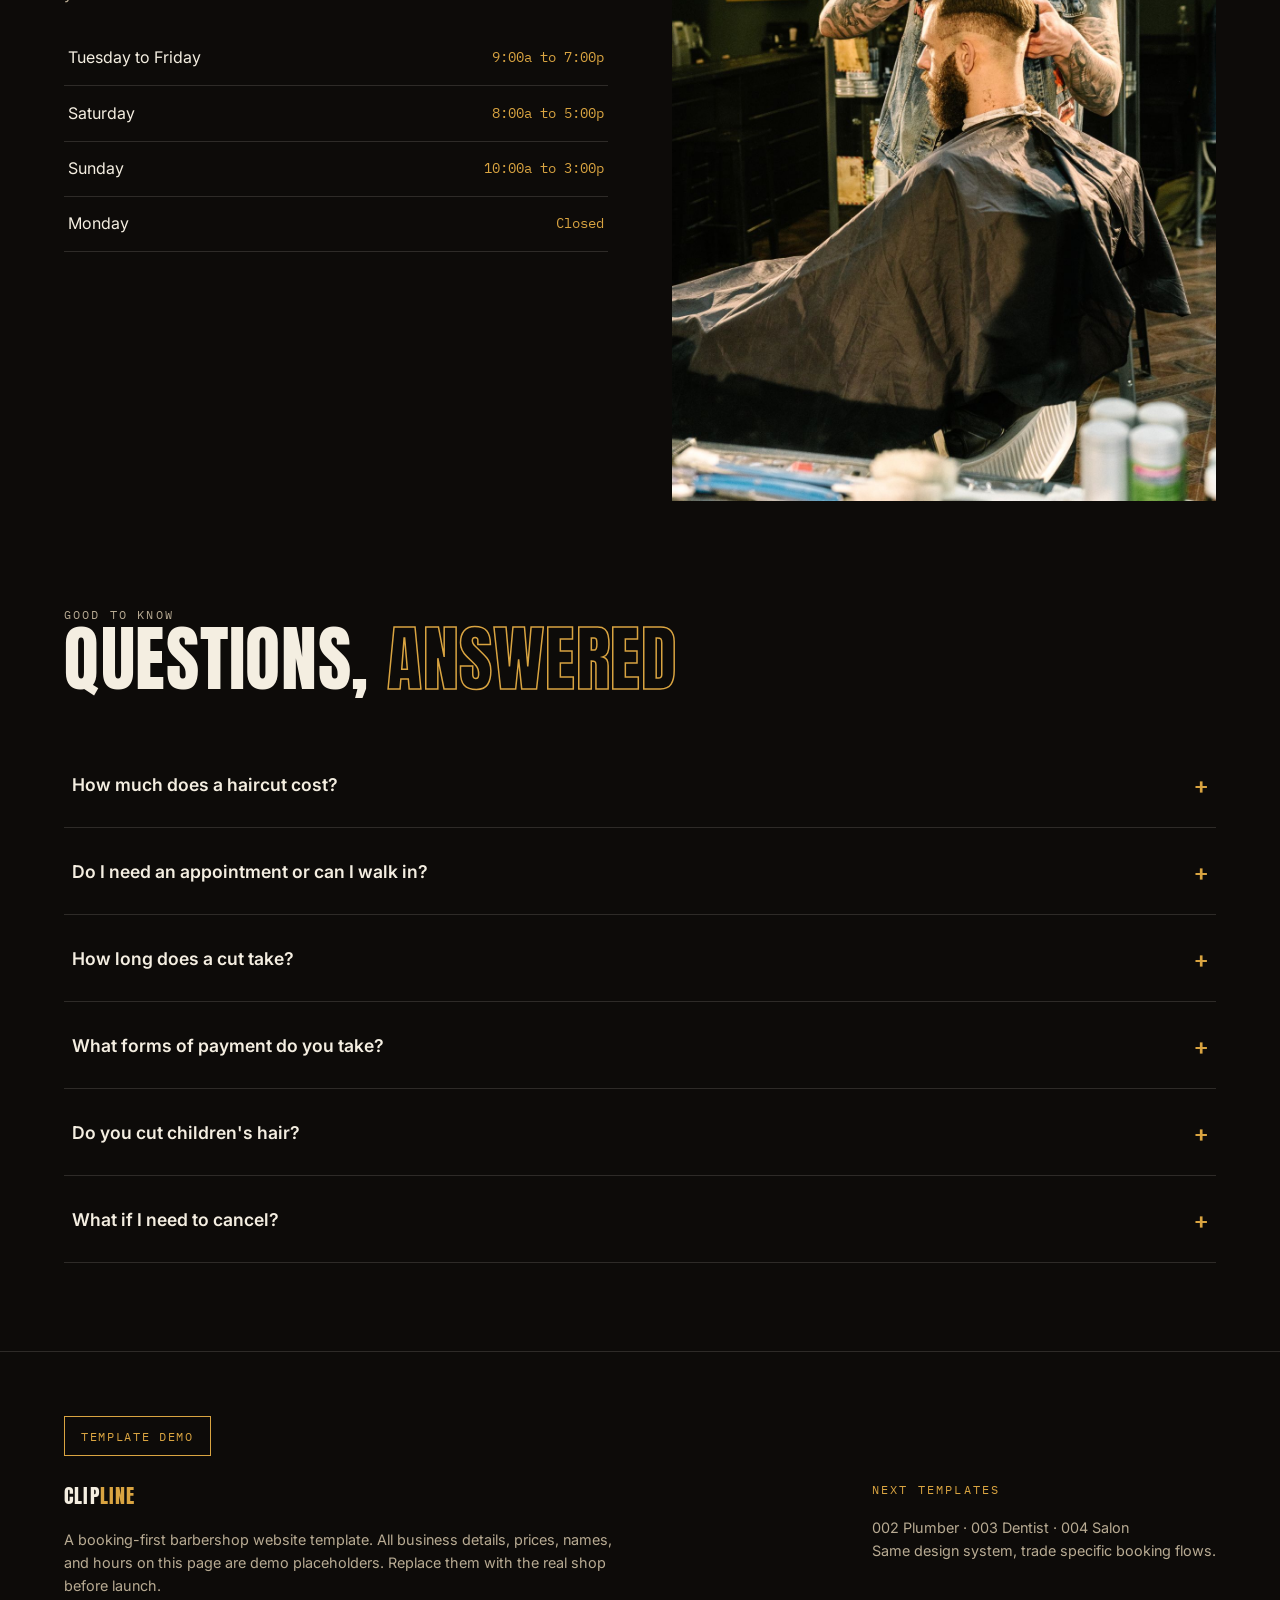
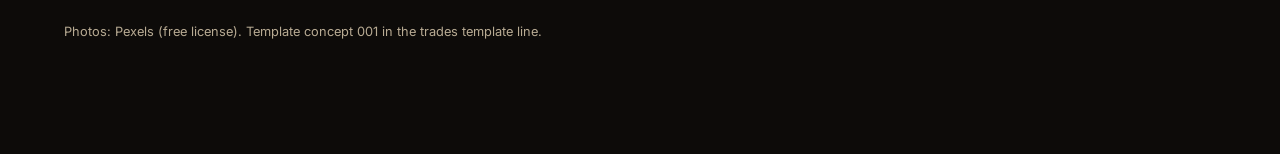
<file: clipline/index.html>
<!DOCTYPE html>
<html lang="en">
<head>
<meta charset="UTF-8">
<meta name="viewport" content="width=device-width, initial-scale=1.0">
<title>ClipLine Barbershop | Sharp Looks. Zero Wait. (Template Demo)</title>
<meta name="description" content="ClipLine is a premium barbershop website template with online booking, service menu, and local SEO built in. Demo content. Replace with your shop's details.">
<meta property="og:title" content="ClipLine Barbershop Template">
<meta property="og:description" content="A booking-first barbershop website template. Dark luxury design, online scheduling, built for local search.">
<meta property="og:type" content="website">
<meta property="og:image" content="assets/hero2.jpg">
<link rel="preconnect" href="https://fonts.googleapis.com">
<link rel="preconnect" href="https://fonts.gstatic.com" crossorigin>
<link href="https://fonts.googleapis.com/css2?family=Anton&family=Inter:wght@400;500;600;700&family=IBM+Plex+Mono:wght@400;500&display=swap" rel="stylesheet">
<noscript><style>.reveal{opacity:1!important;transform:none!important}.hero h1 .line>span{transform:none!important}</style></noscript>
<script type="application/ld+json">
{
  "@context": "https://schema.org",
  "@type": "BarberShop",
  "name": "ClipLine Barbershop (Template Demo)",
  "description": "Premium barbershop website template with online booking.",
  "telephone": "+1-555-010-2030",
  "priceRange": "$$",
  "address": {
    "@type": "PostalAddress",
    "streetAddress": "123 Demo Street",
    "addressLocality": "Demo City",
    "addressRegion": "DC",
    "postalCode": "00000"
  },
  "openingHoursSpecification": [
    {"@type": "OpeningHoursSpecification", "dayOfWeek": ["Tuesday","Wednesday","Thursday","Friday"], "opens": "09:00", "closes": "19:00"},
    {"@type": "OpeningHoursSpecification", "dayOfWeek": "Saturday", "opens": "08:00", "closes": "17:00"},
    {"@type": "OpeningHoursSpecification", "dayOfWeek": "Sunday", "opens": "10:00", "closes": "15:00"}
  ]
}
</script>
<script type="application/ld+json">
{
  "@context": "https://schema.org",
  "@type": "FAQPage",
  "mainEntity": [
    {"@type": "Question", "name": "How much does a haircut cost?", "acceptedAnswer": {"@type": "Answer", "text": "Demo pricing in this template runs $30 for a classic cut, $45 for cut plus beard, and $55 for the full hot towel service. Your shop sets its own prices."}},
    {"@type": "Question", "name": "Do I need an appointment or can I walk in?", "acceptedAnswer": {"@type": "Answer", "text": "Both work in this demo. Book online to lock your time, or walk in and take the next open chair."}},
    {"@type": "Question", "name": "How long does a cut take?", "acceptedAnswer": {"@type": "Answer", "text": "Plan on 30 minutes for a classic cut, 45 for cut plus beard, and a full hour for the hot towel shave service."}},
    {"@type": "Question", "name": "What forms of payment do you take?", "acceptedAnswer": {"@type": "Answer", "text": "This template assumes cards, cash, and mobile pay. Update the FAQ with what your shop accepts."}},
    {"@type": "Question", "name": "Do you cut kids hair?", "acceptedAnswer": {"@type": "Answer", "text": "The demo service menu includes a junior cut for ages 12 and under."}}
  ]
}
</script>
<style>
:root{
  --ink:#0d0b09;
  --smoke:#171310;
  --cream:#f4eee1;
  --muted:#b8ab93;
  --gold:#d9a441;
  --gold-deep:#9c7326;
  --line:rgba(244,238,225,.14);
  --font-display:'Anton',Impact,sans-serif;
  --font-body:'Inter',system-ui,sans-serif;
  --font-mono:'IBM Plex Mono',ui-monospace,monospace;
}
*{margin:0;padding:0;box-sizing:border-box}
html{scroll-behavior:smooth}
body{background:var(--ink);color:var(--cream);font-family:var(--font-body);font-size:16px;line-height:1.6;-webkit-font-smoothing:antialiased;overflow-x:hidden}
img{max-width:100%;display:block}
a{color:inherit}
::selection{background:var(--gold);color:var(--ink)}
.skip-link{position:absolute;left:-9999px;top:0;background:var(--gold);color:var(--ink);padding:.75rem 1.25rem;font-weight:700;z-index:200}
.skip-link:focus{left:0}
.mono{font-family:var(--font-mono);font-size:.75rem;letter-spacing:.18em;text-transform:uppercase;color:var(--gold)}
.wrap{max-width:1200px;margin:0 auto;padding:0 1.5rem}
section{padding:5.5rem 0}
h1,h2,h3{font-family:var(--font-display);font-weight:400;line-height:.95;letter-spacing:.01em;text-transform:uppercase}
.section-head{margin-bottom:3rem}
.section-head h2{font-size:clamp(2.5rem,6vw,4.5rem)}
.section-head h2 .hollow{color:transparent;-webkit-text-stroke:1.5px var(--gold)}
.section-head p{color:var(--muted);max-width:34rem;margin-top:1rem}

/* header */
.site-header{position:fixed;top:0;left:0;right:0;z-index:100;background:rgba(13,11,9,.82);backdrop-filter:blur(12px);-webkit-backdrop-filter:blur(12px);border-bottom:1px solid var(--line)}
.site-header .wrap{display:flex;align-items:center;justify-content:space-between;height:4.25rem;padding-top:0;padding-bottom:0}
.brand{font-family:var(--font-display);font-size:1.5rem;letter-spacing:.06em;text-decoration:none}
.brand span{color:var(--gold)}
.nav-links{display:flex;gap:2rem;list-style:none}
.nav-links a{text-decoration:none;font-size:.9rem;font-weight:500;color:var(--cream);opacity:.85}
.nav-links a:hover{opacity:1;color:var(--gold)}
.btn{display:inline-block;background:var(--gold);color:var(--ink);font-weight:700;text-decoration:none;padding:.9rem 1.75rem;border:none;cursor:pointer;font-size:.95rem;letter-spacing:.02em;transition:transform .25s ease,background .25s ease}
.btn:disabled{opacity:.35;cursor:not-allowed;transform:none}
.btn:hover{background:var(--cream);transform:translateY(-2px)}
.btn.ghost{background:transparent;color:var(--cream);border:1px solid var(--gold)}
.btn.ghost:hover{background:var(--gold);color:var(--ink)}
.btn.small{padding:.6rem 1.1rem;font-size:.85rem}
.nav-cta{display:inline-block}
.menu-toggle{display:none;background:none;border:1px solid var(--line);color:var(--cream);padding:.5rem .8rem;cursor:pointer;font-family:var(--font-mono);font-size:.8rem;letter-spacing:.1em}

/* hero */
.hero{min-height:100vh;min-height:100svh;display:flex;align-items:flex-end;position:relative;padding:7rem 0 4rem;overflow:hidden}
.hero-bg{position:absolute;inset:0;z-index:-2}
.hero-bg img{width:100%;height:100%;object-fit:cover;object-position:center 30%}
.hero-bg::after{content:"";position:absolute;inset:0;background:linear-gradient(180deg,rgba(13,11,9,.55) 0%,rgba(13,11,9,.25) 40%,rgba(13,11,9,.92) 100%)}
.hero-content{max-width:1200px}
.hero h1{font-size:clamp(3.5rem,11vw,9rem);margin:1rem 0 1.5rem}
.hero h1 .line{display:block;overflow:hidden}
.hero h1 .line>span{display:block;transform:translateY(110%);animation:riseIn .9s cubic-bezier(.22,1,.36,1) forwards}
.hero h1 .line:nth-child(2)>span{animation-delay:.12s}
.hero h1 .hollow{color:transparent;-webkit-text-stroke:2px var(--cream)}
@keyframes riseIn{to{transform:translateY(0)}}
.hero-sub{max-width:32rem;color:var(--cream);opacity:.9;font-size:1.1rem;margin-bottom:2rem}
.hero-ctas{display:flex;gap:1rem;flex-wrap:wrap;margin-bottom:2.5rem}
.hero-trust{display:flex;gap:2.5rem;flex-wrap:wrap;border-top:1px solid var(--line);padding-top:1.5rem;list-style:none}
.hero-trust li{font-family:var(--font-mono);font-size:.75rem;letter-spacing:.14em;text-transform:uppercase;color:var(--muted)}
.hero-trust li strong{display:block;color:var(--gold);font-size:1rem;margin-bottom:.25rem}

/* ticker */
.ticker{border-top:1px solid var(--line);border-bottom:1px solid var(--line);overflow:hidden;padding:1.1rem 0;background:var(--smoke)}
.ticker-track{display:flex;gap:3rem;width:max-content;animation:tick 28s linear infinite}
.ticker-track span{font-family:var(--font-display);font-size:1.4rem;letter-spacing:.08em;text-transform:uppercase;white-space:nowrap;color:var(--cream)}
.ticker-track span i{font-style:normal;color:var(--gold);margin-right:3rem}
@keyframes tick{to{transform:translateX(-50%)}}

/* reveal */
.reveal{opacity:0;transform:translateY(28px);transition:opacity .7s ease,transform .7s cubic-bezier(.22,1,.36,1)}
.reveal.in{opacity:1;transform:none}
.reveal[data-delay="1"]{transition-delay:.15s}
.reveal[data-delay="2"]{transition-delay:.3s}
.reveal[data-delay="3"]{transition-delay:.45s}

/* services */
.service-list{border-top:1px solid var(--line)}
.service-row{display:grid;grid-template-columns:1fr auto auto;gap:1.5rem;align-items:center;padding:1.75rem .5rem;border-bottom:1px solid var(--line);transition:background .25s ease}
.service-row:hover{background:rgba(217,164,65,.05)}
.service-row h3{font-size:clamp(1.4rem,3vw,2rem)}
.service-row .meta{font-family:var(--font-mono);font-size:.78rem;letter-spacing:.1em;color:var(--muted);margin-top:.35rem}
.service-row .price{font-family:var(--font-display);font-size:1.75rem;color:var(--gold)}

/* editorial split */
.split{display:grid;grid-template-columns:1fr 1fr;gap:4rem;align-items:center}
.split img{width:100%;height:34rem;object-fit:cover}
.split .frame{position:relative}
.split .frame::before{content:"";position:absolute;inset:1.25rem -1.25rem -1.25rem 1.25rem;border:1px solid var(--gold);z-index:-1}
.split h2{font-size:clamp(2.2rem,5vw,3.75rem);margin:1rem 0 1.5rem}
.split h2 .hollow{color:transparent;-webkit-text-stroke:1.5px var(--gold)}
.split p{color:var(--muted);margin-bottom:1.25rem}
.stat-row{display:flex;gap:3rem;margin-top:2rem}
.stat-row div strong{display:block;font-family:var(--font-display);font-size:2.25rem;color:var(--gold);font-weight:400}
.stat-row div span{font-family:var(--font-mono);font-size:.72rem;letter-spacing:.14em;text-transform:uppercase;color:var(--muted)}

/* barbers */
.barber-grid{display:grid;grid-template-columns:repeat(3,1fr);gap:1.5rem}
.barber-card{background:var(--smoke);border:1px solid var(--line);overflow:hidden}
.barber-card img{width:100%;height:22rem;object-fit:cover;filter:grayscale(35%) contrast(1.05);transition:filter .4s ease,transform .6s cubic-bezier(.22,1,.36,1)}
.barber-card:hover img{filter:grayscale(0);transform:scale(1.03)}
.barber-card .info{padding:1.5rem}
.barber-card h3{font-size:1.5rem;margin-bottom:.25rem}
.barber-card .tag{font-family:var(--font-mono);font-size:.72rem;letter-spacing:.14em;text-transform:uppercase;color:var(--gold)}
.demo-note{font-family:var(--font-mono);font-size:.72rem;letter-spacing:.1em;color:var(--muted);margin-top:2rem;text-transform:uppercase}

/* booking */
.booking{background:var(--smoke);border-top:1px solid var(--line);border-bottom:1px solid var(--line)}
.demo-line{font-size:.85rem;color:var(--muted)}
/* booking step indicator (animated, mobile-first) */
.bs{position:relative;max-width:46rem;margin-bottom:2.5rem}
.bs-readout{display:none;margin:0 0 .75rem;font-family:var(--font-mono);font-size:.75rem;letter-spacing:.14em;text-transform:uppercase;color:var(--cream)}
.bs-steps{position:relative}
.bs-list{list-style:none;display:flex;margin:0;padding:0}
.bs-list li{flex:1;min-width:0}
.bs-list button{appearance:none;background:none;border:0;color:inherit;width:100%;min-height:44px;padding:0;display:flex;flex-direction:column;align-items:center;gap:.5rem;cursor:pointer;font:inherit;position:relative;z-index:1}
.bs-list button:focus-visible{outline:2px solid var(--gold);outline-offset:3px;border-radius:4px}
.bs .dot{width:28px;height:28px;border-radius:50%;display:grid;place-items:center;border:1.5px solid var(--line);background:var(--smoke);color:var(--muted);transition:background .3s ease,border-color .3s ease,color .3s ease}
.bs .num,.bs .check{grid-area:1/1;line-height:1}
.bs .num{font-family:var(--font-mono);font-size:.75rem;font-weight:600}
.bs .check{display:none}
.bs .check svg{display:block}
.bs .name{font-family:var(--font-mono);font-size:.68rem;letter-spacing:.12em;text-transform:uppercase;color:var(--muted);transition:color .3s ease}
.bs .is-done .dot{background:var(--gold);border-color:var(--gold);color:var(--ink)}
.bs .is-done .num{display:none}
.bs .is-done .check{display:block}
.bs .is-done .name{color:var(--cream)}
.bs .is-current .dot{border-color:var(--gold);color:var(--gold);animation:bsPulse 1.8s ease-in-out infinite}
.bs .is-current .name{color:var(--cream)}
@keyframes bsPulse{0%,100%{box-shadow:0 0 0 0 rgba(217,164,65,.45)}50%{box-shadow:0 0 0 7px rgba(217,164,65,0)}}
.bs-track{position:absolute;top:11px;left:38px;right:38px;height:6px;background:#241f1b;border-radius:3px;z-index:0;pointer-events:none}
.bs-bar{display:block;height:100%;width:0;background:var(--gold);border-radius:3px;transition:width .45s cubic-bezier(.22,.8,.3,1)}
@media(max-width:560px){
  .bs-readout{display:block}
  .bs .name{position:absolute;width:1px;height:1px;padding:0;margin:-1px;overflow:hidden;clip:rect(0,0,0,0);white-space:nowrap;border:0}
}
@media(prefers-reduced-motion:reduce){
  .bs-bar{transition:none}
  .bs .is-current .dot{animation:none;box-shadow:0 0 0 3px rgba(217,164,65,.35)}
}
/* branded booking receipt */
.confirm-card{background:var(--cream);color:var(--ink);border:none;padding:0;max-width:27rem;margin:0 auto;overflow:hidden}
.receipt-head{background:var(--ink);color:var(--cream);padding:2.25rem 2rem 2rem;text-align:center}
.receipt-head .mono{color:var(--gold)}
.receipt-head h3{font-size:2rem;margin:.75rem 0 0;color:var(--cream)}
.receipt-perf{height:14px;background:radial-gradient(circle at 8px 7px,var(--ink) 7px,transparent 7.5px);background-size:20px 14px;background-repeat:repeat-x}
.receipt-body{padding:1.75rem 2rem 2.25rem;color:var(--ink)}
.receipt-body .summary-list{margin-bottom:1.5rem}
.receipt-body .summary-list li{border-bottom:1px dashed rgba(13,11,9,.25)}
.receipt-body .summary-list li span:first-child{color:#6b6257}
.receipt-body .ref{font-family:var(--font-mono);font-size:1.1rem;letter-spacing:.2em;margin:1.25rem 0;text-align:center;color:var(--ink)}
.receipt-actions{display:flex;gap:.75rem;flex-wrap:wrap;justify-content:center;margin-top:1.25rem}
.receipt-actions .btn{padding:.75rem 1.25rem;font-size:.85rem}
.receipt-note{color:#6b6257;font-size:.85rem;text-align:center;margin-top:1.25rem}
.bigcheck{width:4.5rem;height:4.5rem;margin:0 auto 1rem;display:block}
.bigcheck circle{fill:none;stroke:var(--gold);stroke-width:3;stroke-dasharray:183;stroke-dashoffset:183}
.bigcheck path{fill:none;stroke:var(--gold);stroke-width:4;stroke-linecap:round;stroke-linejoin:round;stroke-dasharray:40;stroke-dashoffset:40}
.book-panel.active .bigcheck circle{animation:draw 1s ease forwards}
.book-panel.active .bigcheck path{animation:draw .6s ease .7s forwards}
@keyframes draw{to{stroke-dashoffset:0}}
.book-panel{display:none}
.book-panel.active{display:block;animation:fadeSlide .4s ease}
@keyframes fadeSlide{from{opacity:0;transform:translateY(12px)}to{opacity:1;transform:none}}
.opt-grid{display:grid;grid-template-columns:repeat(auto-fill,minmax(15rem,1fr));gap:1rem}
.opt{background:var(--ink);border:1px solid var(--line);padding:1.5rem;cursor:pointer;text-align:left;color:var(--cream);font-family:var(--font-body);transition:border-color .2s ease,transform .2s ease;width:100%}
.opt:hover{border-color:var(--gold);transform:translateY(-2px)}
.opt.selected{border-color:var(--gold);background:rgba(217,164,65,.08);position:relative}
.opt.selected::after{content:"";position:absolute;top:.9rem;right:.9rem;width:1.5rem;height:1.5rem;border-radius:50%;
  background:var(--gold) url("data:image/svg+xml,%3Csvg xmlns='http://www.w3.org/2000/svg' viewBox='0 0 14 14' fill='none'%3E%3Cpath d='M3 7.2 5.7 10 11 4' stroke='%230d0b09' stroke-width='2.2' stroke-linecap='round' stroke-linejoin='round'/%3E%3C/svg%3E") center/60% no-repeat}
.opt.dim{opacity:.6}
.opt strong{display:block;font-size:1.1rem;margin-bottom:.25rem}
.opt .meta{font-family:var(--font-mono);font-size:.75rem;color:var(--muted);letter-spacing:.08em}
.opt .thumb{width:100%;height:9rem;object-fit:cover;margin-bottom:1rem;filter:grayscale(40%)}
.day-row,.slot-row{display:flex;gap:.75rem;flex-wrap:wrap}
.day-btn,.slot-btn{background:var(--ink);border:1px solid var(--line);color:var(--cream);padding:.9rem 1.1rem;cursor:pointer;font-family:var(--font-mono);font-size:.85rem;min-width:4.5rem;transition:border-color .2s ease}
.day-btn:hover,.slot-btn:hover{border-color:var(--gold)}
.day-btn.selected,.slot-btn.selected{background:var(--gold);color:var(--ink);border-color:var(--gold);font-weight:700}
.day-btn small{display:block;font-size:.65rem;letter-spacing:.1em;opacity:.7}
.book-nav{display:flex;gap:1rem;margin-top:2.5rem}
.field{margin-bottom:1.25rem}
.field label{display:block;font-family:var(--font-mono);font-size:.75rem;letter-spacing:.14em;text-transform:uppercase;color:var(--muted);margin-bottom:.5rem}
.field input{background:var(--ink);border:1px solid var(--line);color:var(--cream);padding:.9rem 1rem;width:100%;font-size:1rem;font-family:var(--font-body)}
.field input:focus{outline:2px solid var(--gold);outline-offset:2px;border-color:var(--gold)}
.field .error{color:#e08080;font-size:.85rem;margin-top:.35rem;display:none}
.confirm-card{max-width:27rem}
.confirm-card h3{font-size:2.5rem;margin-bottom:1rem;color:var(--gold)}
.confirm-card .ref{font-family:var(--font-mono);font-size:1.25rem;letter-spacing:.2em;margin:1.5rem 0}
.summary-list{list-style:none;text-align:left;max-width:26rem;margin:0 auto 2rem}
.summary-list li{display:flex;justify-content:space-between;padding:.6rem 0;border-bottom:1px solid var(--line);font-size:.95rem}
.summary-list li span:first-child{color:var(--muted)}

/* visit */
.visit-grid{display:grid;grid-template-columns:1fr 1fr;gap:4rem}
.hours-table{width:100%;border-collapse:collapse;margin-top:1.5rem}
.hours-table td{padding:.9rem .25rem;border-bottom:1px solid var(--line)}
.hours-table td:last-child{text-align:right;font-family:var(--font-mono);font-size:.85rem;color:var(--gold)}
.visit-info p{color:var(--muted);margin-bottom:1rem}
.visit-info .big-tel{display:inline-block;font-family:var(--font-display);font-size:2rem;color:var(--gold);text-decoration:none;margin:1rem 0}
.visit-info .big-tel:hover{color:var(--cream)}
.visit-img img{width:100%;height:100%;min-height:24rem;object-fit:cover}

/* faq */
.faq-item{border-bottom:1px solid var(--line)}
.faq-q{width:100%;background:none;border:none;color:var(--cream);text-align:left;padding:1.5rem .5rem;cursor:pointer;font-size:1.1rem;font-weight:600;display:flex;justify-content:space-between;align-items:center;gap:1rem;font-family:var(--font-body)}
.faq-q .plus{font-family:var(--font-mono);color:var(--gold);font-size:1.5rem;flex-shrink:0;transition:transform .3s ease}
.faq-q[aria-expanded="true"] .plus{transform:rotate(45deg)}
.faq-a{max-height:0;overflow:hidden;transition:max-height .4s ease}
.faq-a p{padding:0 .5rem 1.5rem;color:var(--muted);max-width:44rem}
.faq-a a{color:var(--gold)}

/* footer */
footer{padding:4rem 0 7rem;border-top:1px solid var(--line)}
.foot-grid{display:flex;justify-content:space-between;gap:2rem;flex-wrap:wrap}
footer .demo{font-family:var(--font-mono);font-size:.75rem;letter-spacing:.14em;text-transform:uppercase;color:var(--gold);border:1px solid var(--gold);display:inline-block;padding:.6rem 1rem;margin-bottom:1.5rem}
footer p{color:var(--muted);font-size:.9rem;max-width:36rem}
footer .credit{margin-top:1.5rem;font-size:.8rem}

/* sticky mobile bar */
.sticky-book{position:fixed;bottom:0;left:0;right:0;z-index:100;display:none;background:rgba(13,11,9,.94);backdrop-filter:blur(10px);border-top:1px solid var(--gold);padding:.8rem 1rem;gap:.75rem}
.sticky-book .btn{flex:1;text-align:center;padding:.85rem .5rem}
.sticky-book .tel{flex:0 0 auto;display:flex;align-items:center;justify-content:center;width:3.25rem;border:1px solid var(--gold);color:var(--gold);text-decoration:none;font-size:1.3rem}

/* ---------- motion pass 2: Kiminou review (livelier, iPhone-first) ---------- */
#scrollbar{position:fixed;top:0;left:0;height:3px;width:100%;z-index:120;background:linear-gradient(90deg,var(--gold-deep),var(--gold));transform-origin:0 50%;transform:scaleX(0)}
.hero-bg img{transform:scale(1.02)}
.hero .mono,.hero-sub,.hero-ctas,.hero-trust{animation:heroFade .9s cubic-bezier(.22,1,.36,1) both}
.hero-sub{animation-delay:.35s}.hero-ctas{animation-delay:.5s}.hero-trust{animation-delay:.65s}
@keyframes heroFade{from{opacity:0;transform:translateY(24px)}to{opacity:1;transform:none}}
.ticker:hover .ticker-track{animation-play-state:paused}
.k-line{display:block;overflow:hidden;padding-bottom:.08em;margin-bottom:-.08em}
.k-inner{display:block;transform:translateY(112%);transition:transform .85s cubic-bezier(.22,1,.36,1)}
.in .k-inner{transform:none}
.btn{position:relative}
.service-row:hover .price{animation:pricePop .45s ease}
@keyframes pricePop{40%{transform:scale(1.14)}}
.barber-card{transition:transform .45s cubic-bezier(.22,1,.36,1),box-shadow .45s ease}
.barber-card:hover{transform:translateY(-6px);box-shadow:0 24px 48px -24px rgba(0,0,0,.65)}
.barber-card:active{transform:scale(.98)}
.opt{transition:border-color .2s ease,transform .2s ease,box-shadow .2s ease}
.opt:active{transform:scale(.97)}
.day-btn:active,.slot-btn:active{transform:scale(.94)}
.sticky-book{transform:translateY(110%);transition:transform .5s cubic-bezier(.22,1,.36,1)}
.sticky-book.show{transform:none}
.stat-row strong{font-variant-numeric:tabular-nums}
/* (receipt styles live with the booking section above) */
.faq-q .plus{transition:transform .35s cubic-bezier(.22,1,.36,1)}
.service-row{transition:background .25s ease,padding-left .3s cubic-bezier(.22,1,.36,1)}
.service-row:hover{padding-left:1rem}

@media(max-width:900px){
  .service-row{grid-template-columns:1fr auto}
  .service-row .book-service{grid-column:1/-1;justify-self:start;margin-top:.25rem}
  .nav-links{display:none;position:absolute;top:4.25rem;left:0;right:0;background:var(--smoke);flex-direction:column;padding:1.5rem;gap:1.25rem;border-bottom:1px solid var(--line)}
  .nav-links.open{display:flex}
  .menu-toggle{display:block}
  .nav-cta{display:none}
  .split{grid-template-columns:1fr;gap:2.5rem}
  .split img{height:24rem}
  .barber-grid{grid-template-columns:1fr}
  .barber-card img{height:18rem}
  .visit-grid{grid-template-columns:1fr;gap:2.5rem}
  .sticky-book{display:flex}
  .hero-trust{display:grid;grid-template-columns:repeat(3,1fr);gap:1rem}
  .hero-trust li strong{font-size:.85rem}
  .stat-row{display:grid;grid-template-columns:repeat(3,1fr);gap:1rem;margin-top:1.5rem}
  .stat-row div strong{font-size:1.4rem}
  .stat-row div span{font-size:.62rem}
  footer{padding-bottom:9rem}
  section{padding:4rem 0}
}
@media(prefers-reduced-motion:reduce){
  *,*::before,*::after{animation-duration:.01ms!important;animation-iteration-count:1!important;transition-duration:.01ms!important}
  html{scroll-behavior:auto}
  .hero h1 .line>span{transform:none}
  .reveal{opacity:1;transform:none}
  .ticker-track{animation:none;flex-wrap:wrap;width:auto}
}
:focus-visible{outline:2px solid var(--gold);outline-offset:3px}
</style>
</head>
<body>
<a class="skip-link" href="#booking">Skip to booking</a>
<div id="scrollbar" aria-hidden="true"></div>

<header class="site-header">
  <div class="wrap">
    <a class="brand" href="#top">CLIP<span>LINE</span></a>
    <nav aria-label="Main navigation">
      <ul class="nav-links" id="navLinks">
        <li><a href="#services">Services</a></li>
        <li><a href="#barbers">Barbers</a></li>
        <li><a href="#visit">Visit</a></li>
        <li><a href="#faq">FAQ</a></li>
      </ul>
    </nav>
    <a class="btn small nav-cta" href="#booking">Book a Chair</a>
    <button class="menu-toggle" id="menuToggle" aria-expanded="false" aria-controls="navLinks">MENU</button>
  </div>
</header>

<main id="top">

  <section class="hero" aria-label="Welcome">
    <div class="hero-bg"><img src="assets/hero2.jpg" alt="Barber finishing a precision fade in a dark luxury barbershop" fetchpriority="high"></div>
    <div class="wrap hero-content">
      <p class="mono">Walk-ins welcome &middot; Book online</p>
      <h1>
        <span class="line"><span>Sharp looks.</span></span>
        <span class="line"><span class="hollow">Zero wait.</span></span>
      </h1>
      <p class="hero-sub">Precision cuts, hot towel shaves, and beard sculpting. Book your chair online in under a minute, walk in sharp.</p>
      <div class="hero-ctas">
        <a class="btn" href="#booking">Book a Chair</a>
        <a class="btn ghost" href="tel:+15550102030">Call (555) 010-2030</a>
      </div>
      <ul class="hero-trust">
        <li><strong>Licensed</strong>Master barbers</li>
        <li><strong>Walk-ins</strong>Welcome daily</li>
        <li><strong>6 days</strong>Open Tue to Sun</li>
      </ul>
    </div>
  </section>

  <div class="ticker" aria-hidden="true">
    <div class="ticker-track" id="tickerTrack">
      <span><i>&#9670;</i>Skin Fades</span><span><i>&#9670;</i>Beard Sculpting</span><span><i>&#9670;</i>Hot Towel Shaves</span><span><i>&#9670;</i>Classic Cuts</span><span><i>&#9670;</i>Junior Cuts</span><span><i>&#9670;</i>Line Ups</span>
    </div>
  </div>

  <section id="services" aria-labelledby="services-h">
    <div class="wrap">
      <div class="section-head reveal">
        <p class="mono">The menu</p>
        <h2 id="services-h">Services <span class="hollow">&amp; prices</span></h2>
        <p>Straight pricing, no surprises. Every service ends with a hot lather neckline cleanup and style finish.</p>
      </div>
      <div class="service-list">
        <div class="service-row reveal">
          <div><h3>Classic Cut</h3><p class="meta">Consultation, precision cut, wash, style &middot; 30 min</p></div>
          <div class="price">$30</div>
          <button class="btn small ghost book-service" data-service="classic">Book</button>
        </div>
        <div class="service-row reveal" data-delay="1">
          <div><h3>Skin Fade</h3><p class="meta">Zero blend fade, razor lineup, wash, style &middot; 40 min</p></div>
          <div class="price">$38</div>
          <button class="btn small ghost book-service" data-service="fade">Book</button>
        </div>
        <div class="service-row reveal" data-delay="2">
          <div><h3>Cut + Beard</h3><p class="meta">Full cut plus beard sculpt, hot towel, oils &middot; 45 min</p></div>
          <div class="price">$45</div>
          <button class="btn small ghost book-service" data-service="cutbeard">Book</button>
        </div>
        <div class="service-row reveal" data-delay="3">
          <div><h3>Hot Towel Shave</h3><p class="meta">Straight razor shave, three hot towels, cold finish &middot; 60 min</p></div>
          <div class="price">$55</div>
          <button class="btn small ghost book-service" data-service="shave">Book</button>
        </div>
        <div class="service-row reveal">
          <div><h3>Junior Cut</h3><p class="meta">Ages 12 and under, patient first timers welcome &middot; 25 min</p></div>
          <div class="price">$22</div>
          <button class="btn small ghost book-service" data-service="junior">Book</button>
        </div>
        <div class="service-row reveal" data-delay="1">
          <div><h3>Line Up</h3><p class="meta">Edge up, razor detail, between full cuts &middot; 15 min</p></div>
          <div class="price">$15</div>
          <button class="btn small ghost book-service" data-service="lineup">Book</button>
        </div>
      </div>
    </div>
  </section>

  <section aria-labelledby="craft-h" style="padding-top:0">
    <div class="wrap split">
      <div class="frame reveal">
        <img src="assets/cut.jpg" alt="Close up of clippers blending a fade" loading="lazy">
      </div>
      <div class="reveal" data-delay="1">
        <p class="mono">The craft</p>
        <h2 id="craft-h">Old school tools.<br><span class="hollow">New school</span> booking.</h2>
        <p>Straight razors, steel clippers, and hot lather. The work in the chair has not changed in a hundred years, and it should not have to.</p>
        <p>What changed is everything around the chair. This template puts online booking, clear pricing, and your hours where customers actually look: their phones.</p>
        <div class="stat-row">
          <div><strong>60<span style="font-size:1.25rem">sec</span></strong><span>To book online</span></div>
          <div><strong>6</strong><span>Services on the menu</span></div>
          <div><strong>4</strong><span>Steps to booked</span></div>
        </div>
      </div>
    </div>
  </section>

  <section id="barbers" aria-labelledby="barbers-h" style="background:var(--smoke);border-top:1px solid var(--line);border-bottom:1px solid var(--line)">
    <div class="wrap">
      <div class="section-head reveal">
        <p class="mono">The chairs</p>
        <h2 id="barbers-h">Pick <span class="hollow">your barber</span></h2>
        <p>Every barber takes every service. Pick a favorite or take the first open chair.</p>
      </div>
      <div class="barber-grid">
        <article class="barber-card reveal">
          <img src="assets/barber1.jpg" alt="Demo barber profile portrait" loading="lazy">
          <div class="info"><h3>Marcus</h3><p class="tag">Fades &middot; Designs</p></div>
        </article>
        <article class="barber-card reveal" data-delay="1">
          <img src="assets/barber2.jpg" alt="Demo barber profile at work" loading="lazy">
          <div class="info"><h3>Dre</h3><p class="tag">Classic cuts &middot; Beards</p></div>
        </article>
        <article class="barber-card reveal" data-delay="2">
          <img src="assets/chair.jpg" alt="Demo barber profile in the shop" loading="lazy">
          <div class="info"><h3>Sam</h3><p class="tag">Hot towel shaves</p></div>
        </article>
      </div>
      <p class="demo-note">Demo profiles. Replace with your real team and photos.</p>
    </div>
  </section>

  <section id="booking" class="booking" aria-labelledby="booking-h">
    <div class="wrap">
      <div class="section-head reveal">
        <p class="mono">Online booking</p>
        <h2 id="booking-h">Book your chair</h2>
        <p class="demo-line">Demo experience. Connect a booking provider to take live appointments.</p>
      </div>
      <div class="bs" id="bookSteps">
        <p class="bs-readout" id="bsReadout" aria-live="polite">Step 1 of 4 · Service</p>
        <div class="bs-steps">
          <ol class="bs-list" aria-label="Booking progress">
            <li data-step="1" class="is-current"><button type="button" aria-current="step"><span class="dot" aria-hidden="true"><span class="num">1</span><span class="check"><svg width="14" height="14" viewBox="0 0 14 14" fill="none"><path d="M3 7.2 5.7 10 11 4" stroke="currentColor" stroke-width="1.8" stroke-linecap="round" stroke-linejoin="round"/></svg></span></span><span class="name">Service</span></button></li>
            <li data-step="2" class="is-upcoming"><button type="button"><span class="dot" aria-hidden="true"><span class="num">2</span><span class="check"><svg width="14" height="14" viewBox="0 0 14 14" fill="none"><path d="M3 7.2 5.7 10 11 4" stroke="currentColor" stroke-width="1.8" stroke-linecap="round" stroke-linejoin="round"/></svg></span></span><span class="name">Barber</span></button></li>
            <li data-step="3" class="is-upcoming"><button type="button"><span class="dot" aria-hidden="true"><span class="num">3</span><span class="check"><svg width="14" height="14" viewBox="0 0 14 14" fill="none"><path d="M3 7.2 5.7 10 11 4" stroke="currentColor" stroke-width="1.8" stroke-linecap="round" stroke-linejoin="round"/></svg></span></span><span class="name">Time</span></button></li>
            <li data-step="4" class="is-upcoming"><button type="button"><span class="dot" aria-hidden="true"><span class="num">4</span><span class="check"><svg width="14" height="14" viewBox="0 0 14 14" fill="none"><path d="M3 7.2 5.7 10 11 4" stroke="currentColor" stroke-width="1.8" stroke-linecap="round" stroke-linejoin="round"/></svg></span></span><span class="name">Details</span></button></li>
          </ol>
          <div class="bs-track" aria-hidden="true"><span class="bs-bar" id="bsBar"></span></div>
        </div>
      </div>

      <div class="book-panel active" data-panel="1" role="group" aria-label="Choose a service">
        <div class="opt-grid" id="serviceOpts"></div>
      </div>

      <div class="book-panel" data-panel="2" role="group" aria-label="Choose a barber">
        <div class="opt-grid" id="barberOpts"></div>
      </div>

      <div class="book-panel" data-panel="3" role="group" aria-label="Choose a day and time">
        <div class="field"><label id="dayLabel">Pick a day</label><div class="day-row" id="dayRow" role="radiogroup" aria-labelledby="dayLabel"></div></div>
        <div class="field"><label id="slotLabel">Pick a time</label><div class="slot-row" id="slotRow" role="radiogroup" aria-labelledby="slotLabel"></div></div>
      </div>

      <div class="book-panel" data-panel="4" role="group" aria-label="Your details">
        <div class="field">
          <label for="fName">Full name</label>
          <input type="text" id="fName" name="name" autocomplete="name" placeholder="Jordan Ellis">
          <p class="error" id="eName" role="alert">Please enter your name.</p>
        </div>
        <div class="field">
          <label for="fPhone">Phone number</label>
          <input type="tel" id="fPhone" name="phone" autocomplete="tel" inputmode="tel" placeholder="(555) 000-0000">
          <p class="error" id="ePhone" role="alert">Please enter a valid phone number.</p>
        </div>
        <div class="field">
          <label for="fNotes">Notes for your barber (optional)</label>
          <input type="text" id="fNotes" name="notes" placeholder="Skin fade, keep the top long">
        </div>
      </div>

      <div class="book-panel" data-panel="5" role="status" aria-live="polite">
        <div class="confirm-card">
          <div class="receipt-head">
            <svg class="bigcheck" viewBox="0 0 64 64" aria-hidden="true"><circle cx="32" cy="32" r="29"/><path d="M20 33l8 8 16-17"/></svg>
            <p class="mono">Booking confirmed (demo)</p>
            <h3>You are on the books.</h3>
          </div>
          <div class="receipt-perf" aria-hidden="true"></div>
          <div class="receipt-body">
            <ul class="summary-list" id="summaryList"></ul>
            <p class="ref" id="bookRef"></p>
            <div class="receipt-actions">
              <a class="btn" id="icsLink" href="#" download="booking.ics">Add to Calendar</a>
              <a class="btn ghost" style="color:var(--ink);border-color:var(--ink)" href="tel:+15550102030">Call the shop</a>
            </div>
            <p class="receipt-note">Show this reference at the shop. Demo only, nothing was sent.</p>
            <p style="text-align:center;margin-top:1rem"><button class="btn ghost" id="bookAgain" style="color:var(--ink);border-color:var(--ink)">Book another</button></p>
          </div>
        </div>
      </div>

      <div class="book-nav">
        <button class="btn ghost" id="bookBack" disabled>Back</button>
        <button class="btn" id="bookNext">Continue</button>
      </div>
    </div>
  </section>

  <section id="visit" aria-labelledby="visit-h">
    <div class="wrap visit-grid">
      <div class="visit-info reveal">
        <p class="mono">Find us</p>
        <h2 id="visit-h" style="font-size:clamp(2.5rem,6vw,4rem);margin:1rem 0 1.5rem">Come <span style="color:transparent;-webkit-text-stroke:1.5px var(--gold)">through</span></h2>
        <p>123 Demo Street<br>Demo City, DC 00000</p>
        <a class="big-tel" href="tel:+15550102030">(555) 010-2030</a>
        <p>Walk-ins welcome whenever a chair is open. Booking ahead guarantees your time.</p>
        <table class="hours-table" aria-label="Opening hours">
          <tr><td>Tuesday to Friday</td><td>9:00a to 7:00p</td></tr>
          <tr><td>Saturday</td><td>8:00a to 5:00p</td></tr>
          <tr><td>Sunday</td><td>10:00a to 3:00p</td></tr>
          <tr><td>Monday</td><td>Closed</td></tr>
        </table>
      </div>
      <div class="visit-img reveal" data-delay="1">
        <img src="assets/shop.jpg" alt="Inside the demo barbershop, chairs and mirrors" loading="lazy">
      </div>
    </div>
  </section>

  <section id="faq" aria-labelledby="faq-h" style="padding-top:0">
    <div class="wrap">
      <div class="section-head reveal">
        <p class="mono">Good to know</p>
        <h2 id="faq-h">Questions, <span class="hollow">answered</span></h2>
      </div>
      <div class="reveal">
        <div class="faq-item">
          <button class="faq-q" aria-expanded="false">How much does a haircut cost?<span class="plus">+</span></button>
          <div class="faq-a"><p>Demo pricing: $30 for a classic cut, $38 for a skin fade, $45 for cut plus beard, and $55 for the full hot towel shave. Junior cuts are $22. Your shop sets its own prices in the template.</p></div>
        </div>
        <div class="faq-item">
          <button class="faq-q" aria-expanded="false">Do I need an appointment or can I walk in?<span class="plus">+</span></button>
          <div class="faq-a"><p>Both. Book online to lock your time, or walk in and take the next open chair. Saturdays fill fast, so booking ahead is smart.</p></div>
        </div>
        <div class="faq-item">
          <button class="faq-q" aria-expanded="false">How long does a cut take?<span class="plus">+</span></button>
          <div class="faq-a"><p>Plan on 30 minutes for a classic cut, 40 for a fade, 45 for cut plus beard, and a full hour for the hot towel shave.</p></div>
        </div>
        <div class="faq-item">
          <button class="faq-q" aria-expanded="false">What forms of payment do you take?<span class="plus">+</span></button>
          <div class="faq-a"><p>This template assumes cards, cash, and mobile pay. Update this answer with what your shop actually accepts.</p></div>
        </div>
        <div class="faq-item">
          <button class="faq-q" aria-expanded="false">Do you cut children's hair?<span class="plus">+</span></button>
          <div class="faq-a"><p>Yes. The junior cut covers ages 12 and under, and first timers get extra patience.</p></div>
        </div>
        <div class="faq-item">
          <button class="faq-q" aria-expanded="false">What if I need to cancel?<span class="plus">+</span></button>
          <div class="faq-a"><p>Life happens. Call the shop and we will move your booking, no fee in this demo. Real shops can add their own cancellation policy here.</p></div>
        </div>
      </div>
    </div>
  </section>

</main>

<footer>
  <div class="wrap">
    <span class="demo">Template demo</span>
    <div class="foot-grid">
      <div>
        <a class="brand" href="#top" style="font-size:1.25rem">CLIP<span>LINE</span></a>
        <p style="margin-top:1rem">A booking-first barbershop website template. All business details, prices, names, and hours on this page are demo placeholders. Replace them with the real shop before launch.</p>
        <p class="credit">Photos: Pexels (free license). Template concept 001 in the trades template line.</p>
      </div>
      <div>
        <p class="mono" style="margin-bottom:1rem">Next templates</p>
        <p>002 Plumber &middot; 003 Dentist &middot; 004 Salon<br>Same design system, trade specific booking flows.</p>
      </div>
    </div>
  </div>
</footer>

<div class="sticky-book" role="navigation" aria-label="Quick booking">
  <a class="tel" href="tel:+15550102030" aria-label="Call the shop">&#9742;</a>
  <a class="btn" href="#booking">Book a Chair</a>
</div>

<script>
(function(){
  "use strict";
  var reduceMotion = window.matchMedia("(prefers-reduced-motion: reduce)").matches;

  /* mobile menu */
  var toggle = document.getElementById("menuToggle");
  var nav = document.getElementById("navLinks");
  toggle.addEventListener("click", function(){
    var open = nav.classList.toggle("open");
    toggle.setAttribute("aria-expanded", open ? "true" : "false");
  });
  nav.querySelectorAll("a").forEach(function(a){
    a.addEventListener("click", function(){ nav.classList.remove("open"); toggle.setAttribute("aria-expanded","false"); });
  });

  /* ticker: duplicate for seamless loop */
  var track = document.getElementById("tickerTrack");
  track.innerHTML += track.innerHTML;

  /* reveal on scroll */
  var revealEls = document.querySelectorAll(".reveal");
  if ("IntersectionObserver" in window && !reduceMotion) {
    var io = new IntersectionObserver(function(entries){
      entries.forEach(function(e){
        if (e.isIntersecting) { e.target.classList.add("in"); io.unobserve(e.target); }
      });
    }, {threshold: 0.12, rootMargin: "0px 0px -40px 0px"});
    revealEls.forEach(function(el){ io.observe(el); });
  } else {
    revealEls.forEach(function(el){ el.classList.add("in"); });
  }

  /* faq accordion */
  document.querySelectorAll(".faq-q").forEach(function(btn){
    btn.addEventListener("click", function(){
      var open = btn.getAttribute("aria-expanded") === "true";
      document.querySelectorAll(".faq-q").forEach(function(b){
        b.setAttribute("aria-expanded","false");
        b.nextElementSibling.style.maxHeight = null;
      });
      if (!open) {
        btn.setAttribute("aria-expanded","true");
        var panel = btn.nextElementSibling;
        panel.style.maxHeight = panel.scrollHeight + "px";
      }
    });
  });

  /* ---------- BookingProvider boundary (ChatGPT R2) ----------
     The UI never talks to a booking backend directly. It consumes this
     interface; any real provider (Square, Fresha, Setmore, OpenSalon)
     implements it and drops in without touching the front end.
     Contract:
       getServices() -> [{id, name, meta, price}]
       getBarbers()  -> [{id, name, meta, img}]
       getDays()     -> [Date]  (bookable days, provider-defined)
       getSlots(dayDate) -> ["9:00 AM", ...]  (live availability for that day)
       createBooking(details) -> Promise resolving to
         {reservationId, service, barber, dateStr, slot, name, phone}
         or rejecting with {code} where code is one of:
         "slot-taken" | "provider-timeout" | "invalid-details"
  */
  var DemoProvider = (function(){
    var SERVICES = [
      {id:"classic", name:"Classic Cut", meta:"30 min", price:"$30"},
      {id:"fade", name:"Skin Fade", meta:"40 min", price:"$38"},
      {id:"cutbeard", name:"Cut + Beard", meta:"45 min", price:"$45"},
      {id:"shave", name:"Hot Towel Shave", meta:"60 min", price:"$55"},
      {id:"junior", name:"Junior Cut", meta:"25 min", price:"$22"},
      {id:"lineup", name:"Line Up", meta:"15 min", price:"$15"}
    ];
    var BARBERS = [
      {id:"marcus", name:"Marcus", meta:"Fades, designs", img:"assets/barber1.jpg"},
      {id:"dre", name:"Dre", meta:"Classic cuts, beards", img:"assets/barber2.jpg"},
      {id:"sam", name:"Sam", meta:"Hot towel shaves", img:"assets/chair.jpg"},
      {id:"first", name:"First available", meta:"Next open chair", img:null}
    ];
    /* test hook: window.__bookingChaos = "slot-taken" | "provider-timeout" forces the failure path */
    function chaos(){ return window.__bookingChaos || null; }
    return {
      name: "demo",
      getServices: function(){ return SERVICES.slice(); },
      getBarbers: function(){ return BARBERS.slice(); },
      getDays: function(){
        var days = [], d = new Date(); d.setDate(d.getDate() + 1);
        while (days.length < 10) {
          if (d.getDay() !== 1) days.push(new Date(d));
          d.setDate(d.getDate() + 1);
        }
        return days;
      },
      getSlots: function(d){
        var h = d.getDay();
        var hours = (h === 0) ? [10,11,12,13,14] : (h === 6 ? [8,9,10,11,12,13,14,15,16] : [9,10,11,12,13,14,15,16,17,18]);
        return hours.map(function(x){ return (x > 12 ? x - 12 : x) + ":00 " + (x >= 12 ? "PM" : "AM"); });
      },
      createBooking: function(details){
        return new Promise(function(resolve, reject){
          setTimeout(function(){
            var c = chaos();
            if (c === "slot-taken") return reject({code:"slot-taken"});
            if (c === "provider-timeout") return reject({code:"provider-timeout"});
            if (!details.name || details.name.trim().length < 2 ||
                (details.phone || "").replace(/\D/g,"").length < 7) {
              return reject({code:"invalid-details"});
            }
            resolve({
              reservationId: "CL-" + Math.random().toString(36).slice(2,7).toUpperCase(),
              service: details.service, barber: details.barber,
              dateStr: details.dateStr, slot: details.slot,
              name: details.name.trim(), phone: details.phone.trim()
            });
          }, 650);
        });
      }
    };
  })();
  /* swap this for a real adapter when Kiminou picks a provider */
  var provider = DemoProvider;
  var state = { service:null, barber:null, day:null, slot:null, step:1 };
  var maxStep = 4;

  var serviceOpts = document.getElementById("serviceOpts");
  provider.getServices().forEach(function(s){
    var b = document.createElement("button");
    b.type = "button"; b.className = "opt"; b.dataset.id = s.id;
    b.innerHTML = "<strong></strong><span class='meta'></span><div style='margin-top:.5rem;font-family:var(--font-display);color:var(--gold);font-size:1.25rem'></div>";
    b.querySelector("strong").textContent = s.name;
    b.querySelector(".meta").textContent = s.meta;
    b.querySelector("div").textContent = s.price;
    b.addEventListener("click", function(){ selectOpt(serviceOpts, b, "service"); });
    serviceOpts.appendChild(b);
  });

  var barberOpts = document.getElementById("barberOpts");
  provider.getBarbers().forEach(function(bdata){
    var b = document.createElement("button");
    b.type = "button"; b.className = "opt"; b.dataset.id = bdata.id;
    var html = bdata.img ? "<img class='thumb' src='" + bdata.img + "' alt='' loading='lazy'>" : "";
    html += "<strong></strong><span class='meta'></span>";
    b.innerHTML = html;
    b.querySelector("strong").textContent = bdata.name;
    b.querySelector(".meta").textContent = bdata.meta;
    b.addEventListener("click", function(){ selectOpt(barberOpts, b, "barber"); });
    barberOpts.appendChild(b);
  });

  function selectOpt(container, btn, key){
    container.querySelectorAll(".opt").forEach(function(o){ o.classList.remove("selected"); o.classList.add("dim"); o.setAttribute("aria-pressed","false"); });
    btn.classList.add("selected");
    btn.classList.remove("dim");
    btn.setAttribute("aria-pressed","true");
    state[key] = btn.dataset.id;
    refreshNext();
  }

  /* quiet readiness check (no error display) for the Continue button state */
  function stepReady(n){
    if (n === 1) return !!state.service;
    if (n === 2) return !!state.barber;
    if (n === 3) return state.day !== null && !!state.slot;
    return true;
  }
  function refreshNext(){
    if (state.step <= maxStep) nextBtn.disabled = !stepReady(state.step);
  }

  /* days come from the provider (closed Mondays in the demo adapter) */
  var dayRow = document.getElementById("dayRow");
  var slotRow = document.getElementById("slotRow");
  var days = provider.getDays();
  var dayNames = ["Sun","Mon","Tue","Wed","Thu","Fri","Sat"];
  var monthNames = ["Jan","Feb","Mar","Apr","May","Jun","Jul","Aug","Sep","Oct","Nov","Dec"];
  days.forEach(function(d, i){
    var b = document.createElement("button");
    b.type = "button"; b.className = "day-btn"; b.setAttribute("role","radio"); b.setAttribute("aria-checked","false");
    b.innerHTML = "<small></small><span></span>";
    b.querySelector("small").textContent = dayNames[d.getDay()];
    b.querySelector("span").textContent = monthNames[d.getMonth()] + " " + d.getDate();
    b.addEventListener("click", function(){
      dayRow.querySelectorAll(".day-btn").forEach(function(x){ x.classList.remove("selected"); x.setAttribute("aria-checked","false"); });
      b.classList.add("selected"); b.setAttribute("aria-checked","true");
      state.day = i;
      renderSlots(d);
      refreshNext();
    });
    dayRow.appendChild(b);
  });

  function renderSlots(d){
    slotRow.innerHTML = "";
    state.slot = null;
    provider.getSlots(d).forEach(function(label){
      var b = document.createElement("button");
      b.type = "button"; b.className = "slot-btn"; b.setAttribute("role","radio"); b.setAttribute("aria-checked","false");
      b.textContent = label;
      b.addEventListener("click", function(){
        slotRow.querySelectorAll(".slot-btn").forEach(function(x){ x.classList.remove("selected"); x.setAttribute("aria-checked","false"); });
        b.classList.add("selected"); b.setAttribute("aria-checked","true");
        state.slot = label;
        refreshNext();
      });
      slotRow.appendChild(b);
    });
  }

  /* service shortcut buttons */
  document.querySelectorAll(".book-service").forEach(function(btn){
    btn.addEventListener("click", function(){
      var id = btn.dataset.service;
      var target = serviceOpts.querySelector("[data-id='" + id + "']");
      if (target) selectOpt(serviceOpts, target, "service");
      goStep(2);
      document.getElementById("booking").scrollIntoView({behavior: reduceMotion ? "auto" : "smooth"});
    });
  });

  /* step nav */
  var panels = document.querySelectorAll(".book-panel");
  var backBtn = document.getElementById("bookBack");
  var nextBtn = document.getElementById("bookNext");

  /* animated step indicator */
  (function(){
    var root = document.getElementById("bookSteps");
    if (!root) return;
    var bar = document.getElementById("bsBar");
    var track = root.querySelector(".bs-track");
    var readout = document.getElementById("bsReadout");
    var items = Array.prototype.slice.call(root.querySelectorAll("li[data-step]"));
    var names = ["Service", "Barber", "Time", "Details"];
    var current = 1, explicit = {};
    function clamp(n){ n = Math.round(Number(n)); if (n < 1) return 1; if (n > 4) return 4; return n; }
    function paint(){
      items.forEach(function(li, i){
        var step = i + 1, btn = li.querySelector("button");
        var done = explicit[step] || step < current, isCurrent = step === current;
        li.classList.toggle("is-done", done && !isCurrent);
        li.classList.toggle("is-current", isCurrent);
        li.classList.toggle("is-upcoming", !done && !isCurrent);
        if (isCurrent) btn.setAttribute("aria-current", "step");
        else btn.removeAttribute("aria-current");
      });
      readout.textContent = "Step " + current + " of 4 · " + names[current - 1];
      /* Grok R2: the fill must end exactly at the current dot's center, never past it */
      paintBar();
    }
    function paintBar(){
      if (!bar || !track) return;
      var dots = root.querySelectorAll(".dot");
      var dot = dots[current - 1];
      if (!dot) return;
      var tr = track.getBoundingClientRect(), dr = dot.getBoundingClientRect();
      var pct = (dr.left + dr.width / 2 - tr.left) / tr.width * 100;
      bar.style.width = Math.max(0, Math.min(100, pct)) + "%";
    }
    window.addEventListener("resize", paintBar);
    function setStep(n){ current = clamp(n); paint(); return current; }
    function markDone(n){ n = clamp(n); explicit[n] = true; paint(); return n; }
    function reset(){ current = 1; explicit = {}; paint(); }
    items.forEach(function(li){
      li.querySelector("button").addEventListener("click", function(){
        if (window.BookingJump) window.BookingJump(Number(li.getAttribute("data-step")));
      });
    });
    paint();
    window.BookingSteps = { setStep: setStep, markDone: markDone, reset: reset };
  })();

  /* guarded indicator jumps: back freely, forward only when steps validate */
  window.BookingJump = function(target){
    if (target < state.step) { goStep(target); return; }
    if (target === state.step) return;
    for (var s = state.step; s < target; s++) {
      if (!validStep(s)) return;
    }
    goStep(target);
  };

  function goStep(n){
    state.step = n;
    panels.forEach(function(p){
      var on = p.dataset.panel == String(n);
      p.classList.toggle("active", on);
      if (on) { p.setAttribute("tabindex","-1"); p.focus({preventScroll:true}); }
      else { p.removeAttribute("tabindex"); }
    });
    if (window.BookingSteps) {
      if (n <= maxStep) window.BookingSteps.setStep(n);
      else { window.BookingSteps.setStep(maxStep); window.BookingSteps.markDone(maxStep); }
    }
    backBtn.disabled = (n === 1);
    nextBtn.textContent = (n === maxStep) ? "Confirm booking" : "Continue";
    nextBtn.style.display = (n === 5) ? "none" : "";
    backBtn.style.display = (n === 5) ? "none" : "";
    refreshNext();
  }

  function validStep(n){
    if (n === 1) return !!state.service;
    if (n === 2) return !!state.barber;
    if (n === 3) return state.day !== null && !!state.slot;
    if (n === 4) {
      var ok = true;
      var name = document.getElementById("fName");
      var phone = document.getElementById("fPhone");
      var eName = document.getElementById("eName");
      var ePhone = document.getElementById("ePhone");
      eName.style.display = "none"; ePhone.style.display = "none";
      if (name.value.trim().length < 2) { eName.style.display = "block"; ok = false; }
      if (phone.value.replace(/\D/g,"").length < 7) { ePhone.style.display = "block"; ok = false; }
      return ok;
    }
    return true;
  }

  nextBtn.addEventListener("click", function(){
    if (!validStep(state.step)) {
      nextBtn.animate(
        [{transform:"translateX(0)"},{transform:"translateX(-6px)"},{transform:"translateX(6px)"},{transform:"translateX(0)"}],
        {duration: 220}
      );
      /* move focus to the first invalid field so the error is found */
      var badName = document.getElementById("eName").style.display === "block";
      var badPhone = document.getElementById("ePhone").style.display === "block";
      if (badName) document.getElementById("fName").focus();
      else if (badPhone) document.getElementById("fPhone").focus();
      return;
    }
    if (state.step < maxStep) { goStep(state.step + 1); }
    else { confirmBooking(); }
  });
  backBtn.addEventListener("click", function(){ if (state.step > 1) goStep(state.step - 1); });

  function serviceName(id){ var s = provider.getServices().find(function(x){return x.id===id;}); return s ? s.name + " (" + s.price + ")" : ""; }
  function barberName(id){ var b = provider.getBarbers().find(function(x){return x.id===id;}); return b ? b.name : ""; }

  function confirmBooking(){
    var d = days[state.day];
    var dateStr = dayNames[d.getDay()] + ", " + monthNames[d.getMonth()] + " " + d.getDate();
    var details = {
      service: serviceName(state.service), barber: barberName(state.barber),
      dateStr: dateStr, slot: state.slot,
      name: document.getElementById("fName").value,
      phone: document.getElementById("fPhone").value
    };
    nextBtn.disabled = true;
    nextBtn.textContent = "Booking...";
    provider.createBooking(details).then(function(conf){
      var rows = [
        ["Service", conf.service],
        ["Barber", conf.barber],
        ["Date", conf.dateStr],
        ["Time", conf.slot],
        ["Name", conf.name],
        ["Phone", conf.phone]
      ];
      var list = document.getElementById("summaryList");
      list.innerHTML = "";
      rows.forEach(function(r){
        var li = document.createElement("li");
        var a = document.createElement("span"); a.textContent = r[0];
        var b2 = document.createElement("span"); b2.textContent = r[1];
        li.appendChild(a); li.appendChild(b2); list.appendChild(li);
      });
      document.getElementById("bookRef").textContent = "Ref: " + conf.reservationId;
      document.getElementById("icsLink").href = buildICS(conf);
      nextBtn.disabled = false;
      goStep(5);
    }).catch(function(err){
      nextBtn.disabled = false;
      nextBtn.textContent = "Confirm booking";
      var code = (err && err.code) || "provider-timeout";
      if (code === "slot-taken") {
        state.slot = null;
        renderSlots(days[state.day]);
        goStep(3);
        announce("That time was just taken. Pick another time.");
      } else {
        announce(code === "invalid-details"
          ? "Check your name and phone number, then try again."
          : "The booking service did not respond. Try again in a moment.");
      }
    });
  }

  /* polite live-region announcer for provider errors */
  var announcer = null;
  function announce(msg){
    if (!announcer) {
      announcer = document.createElement("p");
      announcer.setAttribute("role","status");
      announcer.setAttribute("aria-live","polite");
      announcer.style.cssText = "position:absolute;width:1px;height:1px;overflow:hidden;clip:rect(0,0,0,0)";
      document.body.appendChild(announcer);
    }
    announcer.textContent = "";
    setTimeout(function(){ announcer.textContent = msg; }, 50);
  }

  function pad2(n){ return (n < 10 ? "0" : "") + n; }
  function icsStamp(d){ return d.getFullYear() + pad2(d.getMonth()+1) + pad2(d.getDate()) + "T" + pad2(d.getHours()) + pad2(d.getMinutes()) + "00"; }
  function buildICS(conf){
    var svc = provider.getServices().find(function(x){ return x.id === state.service; });
    var mins = svc ? parseInt((svc.meta.match(/(\d+)\s*min/) || [0, 60])[1], 10) : 60;
    var m = (conf.slot || "").match(/(\d+):(\d+)\s*(AM|PM)/i);
    var d = new Date(days[state.day]);
    if (m) {
      var h = parseInt(m[1], 10) % 12 + (/pm/i.test(m[3]) ? 12 : 0);
      d.setHours(h, parseInt(m[2], 10), 0, 0);
    }
    var end = new Date(d.getTime() + mins * 60000);
    var ics = ["BEGIN:VCALENDAR", "VERSION:2.0", "BEGIN:VEVENT",
      "SUMMARY:ClipLine booking - " + conf.service + " with " + conf.barber,
      "DTSTART:" + icsStamp(d),
      "DTEND:" + icsStamp(end),
      "DESCRIPTION:Reference " + conf.reservationId + " (demo booking)",
      "END:VEVENT", "END:VCALENDAR"].join("\r\n");
    return "data:text/calendar;charset=utf-8," + encodeURIComponent(ics);
  }

  document.getElementById("bookAgain").addEventListener("click", function(){
    state = { service:null, barber:null, day:null, slot:null, step:1 };
    document.querySelectorAll(".opt.selected,.opt.dim,.day-btn.selected,.slot-btn.selected").forEach(function(x){ x.classList.remove("selected"); x.classList.remove("dim"); });
    document.getElementById("slotRow").innerHTML = "";
    document.getElementById("fName").value = "";
    document.getElementById("fPhone").value = "";
    document.getElementById("fNotes").value = "";
    if (window.BookingSteps) window.BookingSteps.reset();
    goStep(1);
  });

  /* ---------- motion pass 2: scroll progress, parallax, kinetic heads, counters ---------- */
  var scrollBar = document.getElementById("scrollbar");
  var hero = document.querySelector(".hero");
  var stickyBook = document.querySelector(".sticky-book");

  /* kinetic headlines: split .section-head h2 into animated lines */
  document.querySelectorAll(".section-head h2").forEach(function(h2){
    var lines = [[]];
    Array.prototype.slice.call(h2.childNodes).forEach(function(n){
      if (n.nodeName === "BR") { lines.push([]); }
      else { lines[lines.length - 1].push(n); }
    });
    h2.innerHTML = "";
    lines.forEach(function(nodes, i){
      var line = document.createElement("span"); line.className = "k-line";
      var inner = document.createElement("span"); inner.className = "k-inner";
      inner.style.transitionDelay = (i * 0.1) + "s";
      nodes.forEach(function(n){ inner.appendChild(n); });
      line.appendChild(inner); h2.appendChild(line);
    });
  });

  /* scroll progress + sticky bar entrance (rAF, passive) */
  var ticking = false;
  function onScroll(){
    if (ticking) return;
    ticking = true;
    requestAnimationFrame(function(){
      ticking = false;
      var y = window.scrollY || window.pageYOffset;
      var max = document.documentElement.scrollHeight - window.innerHeight;
      if (scrollBar) scrollBar.style.transform = "scaleX(" + (max > 0 ? (y / max).toFixed(3) : 0) + ")";
      if (stickyBook) {
        var past = hero ? y > hero.offsetHeight * 0.7 : y > 600;
        stickyBook.classList.toggle("show", past || reduceMotion);
      }
    });
  }
  window.addEventListener("scroll", onScroll, {passive: true});
  onScroll();

  /* magnetic CTAs on fine pointers */
  if (!reduceMotion && window.matchMedia("(pointer:fine)").matches) {
    document.querySelectorAll(".hero-ctas .btn, .book-nav .btn").forEach(function(btn){
      btn.addEventListener("mousemove", function(e){
        var r = btn.getBoundingClientRect();
        var x = e.clientX - r.left - r.width / 2;
        var y = e.clientY - r.top - r.height / 2;
        btn.style.transform = "translate(" + (x * 0.12).toFixed(1) + "px," + (y * 0.18).toFixed(1) + "px)";
      });
      btn.addEventListener("mouseleave", function(){ btn.style.transform = ""; });
    });
  }

  goStep(1);
})();
</script>
</body>
</html>
</file>
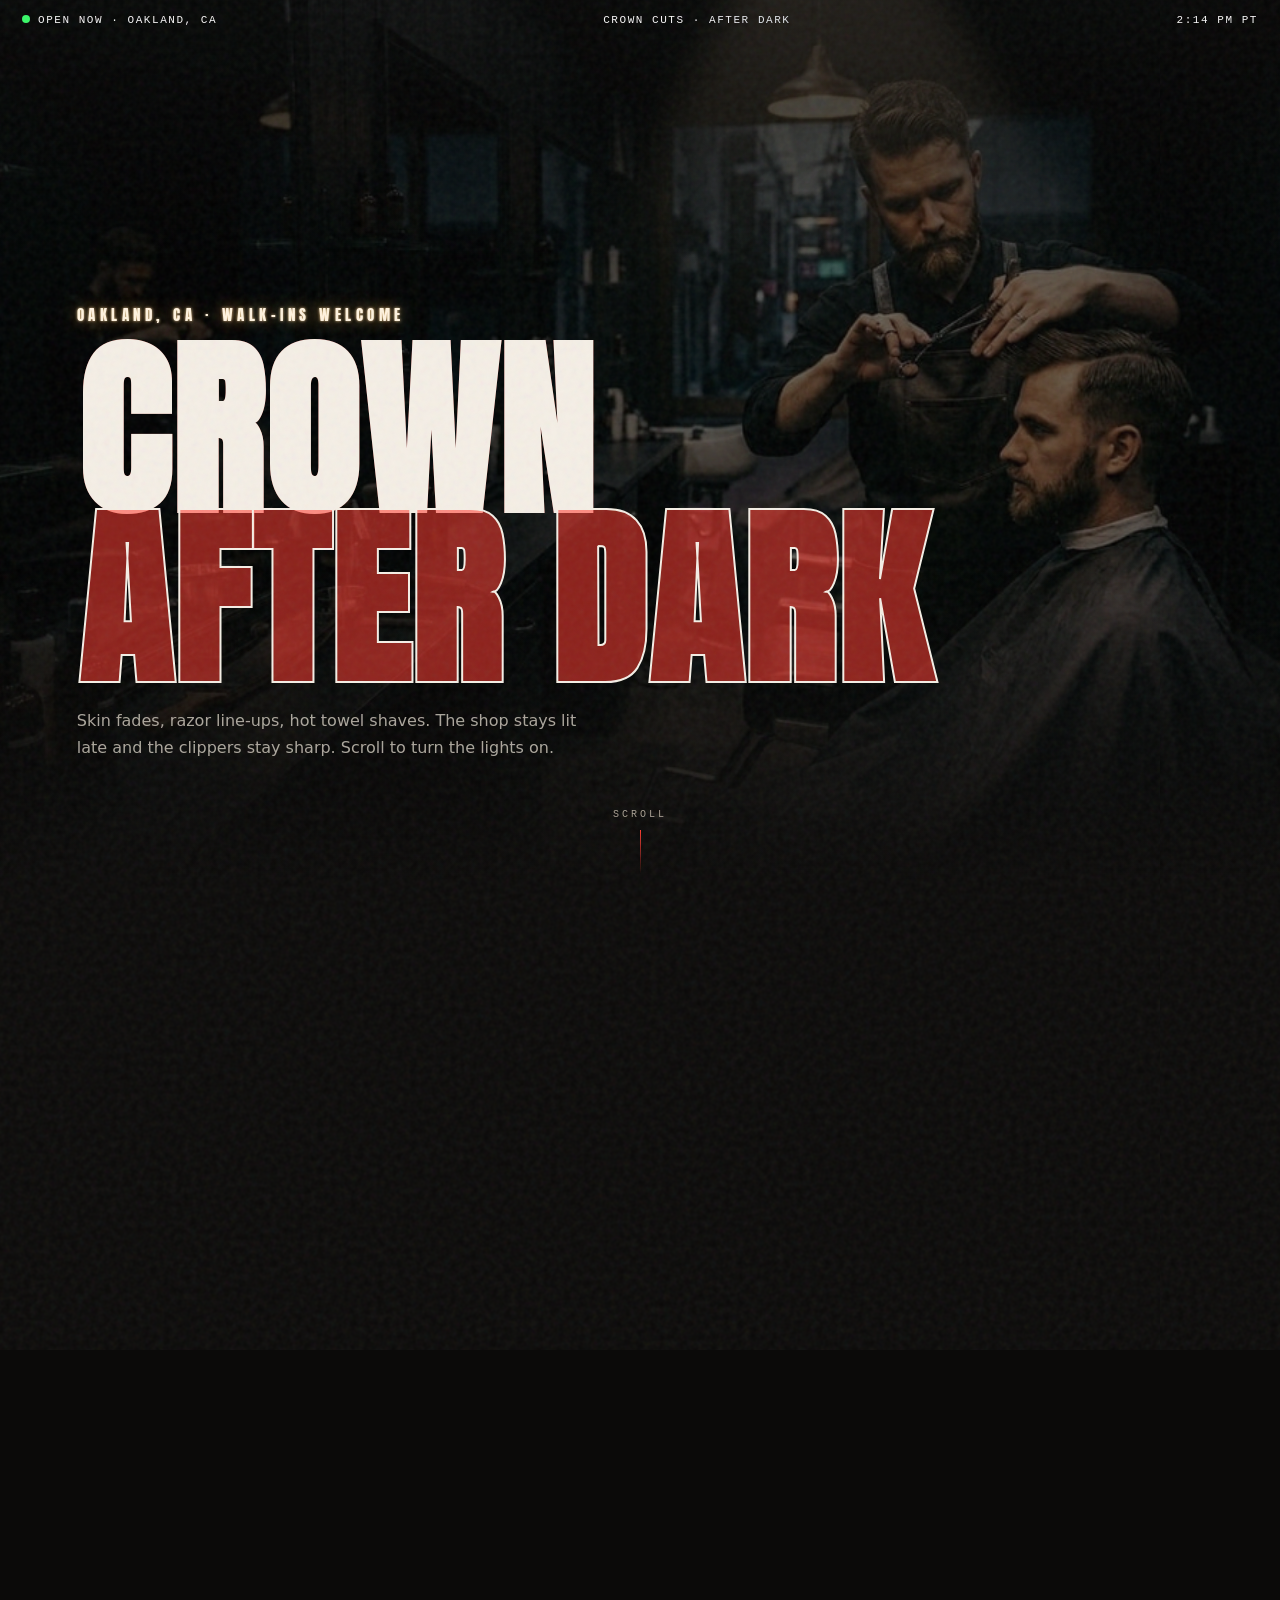
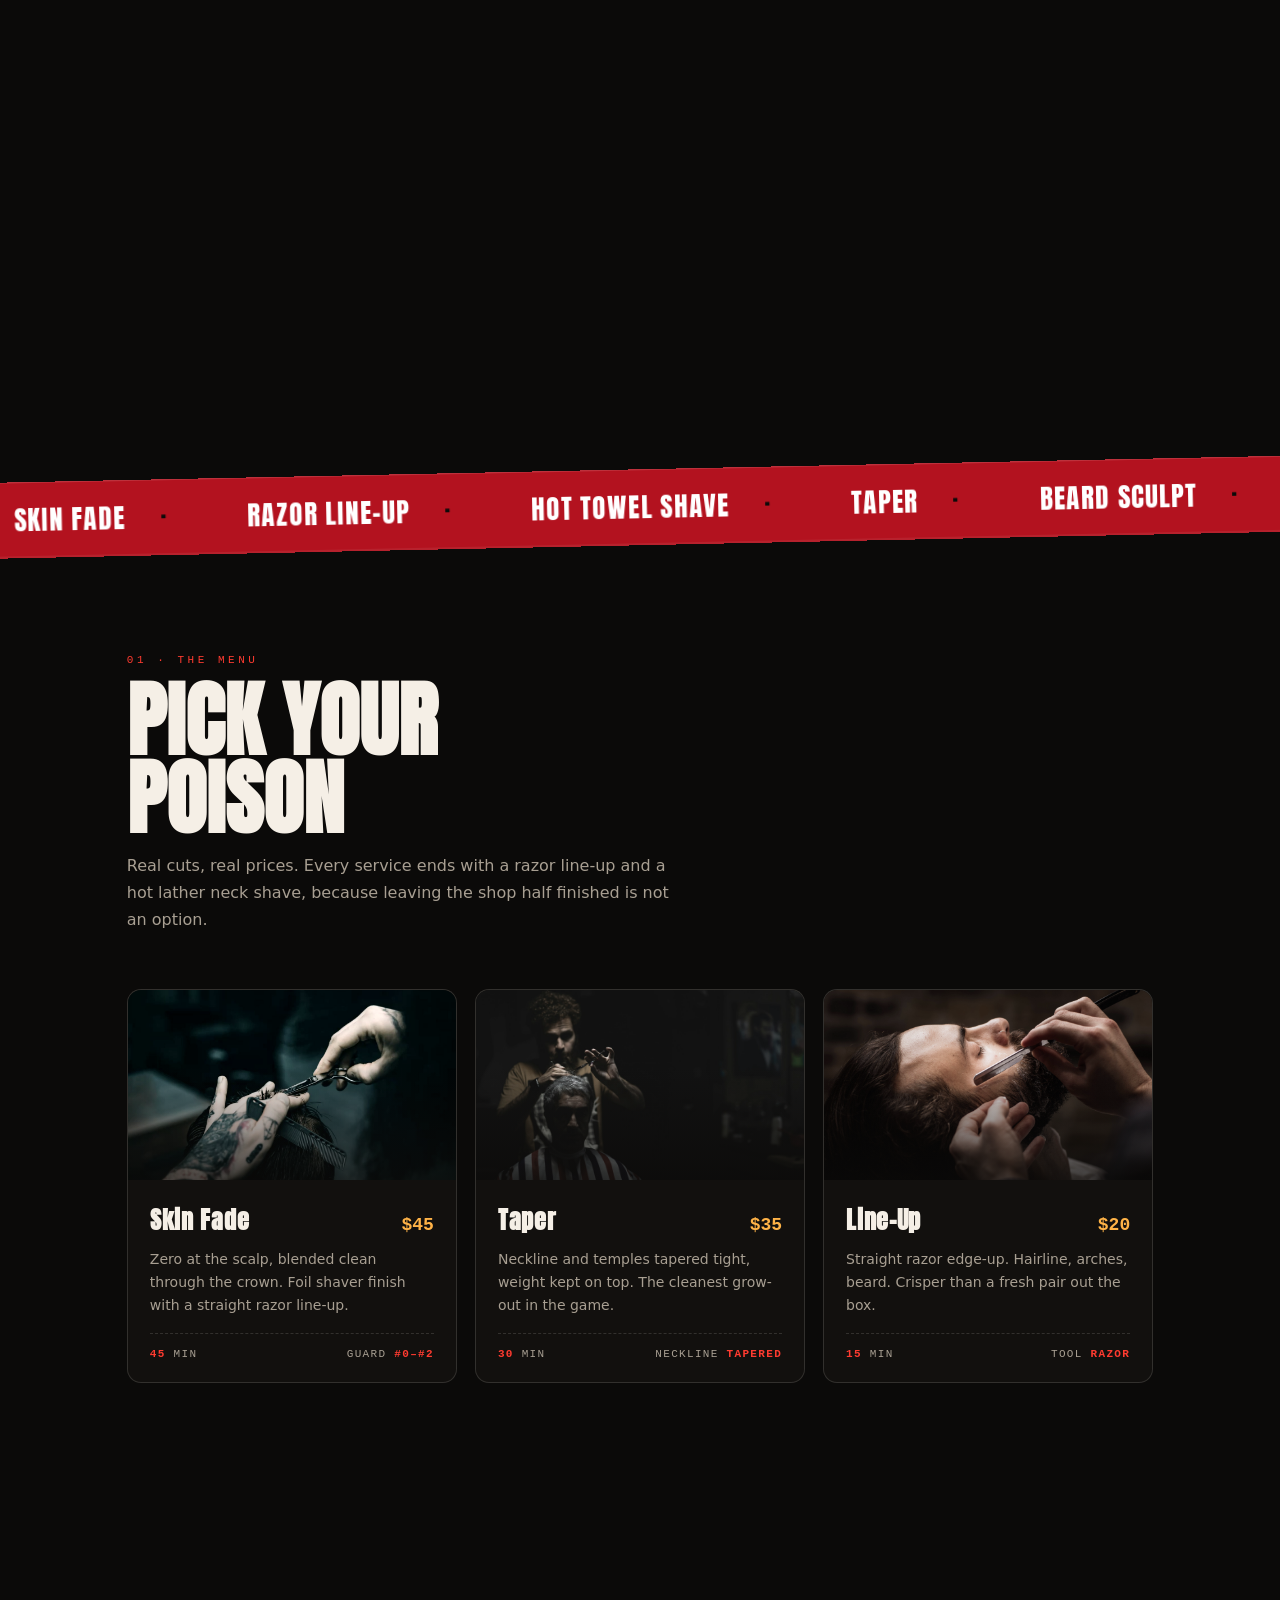
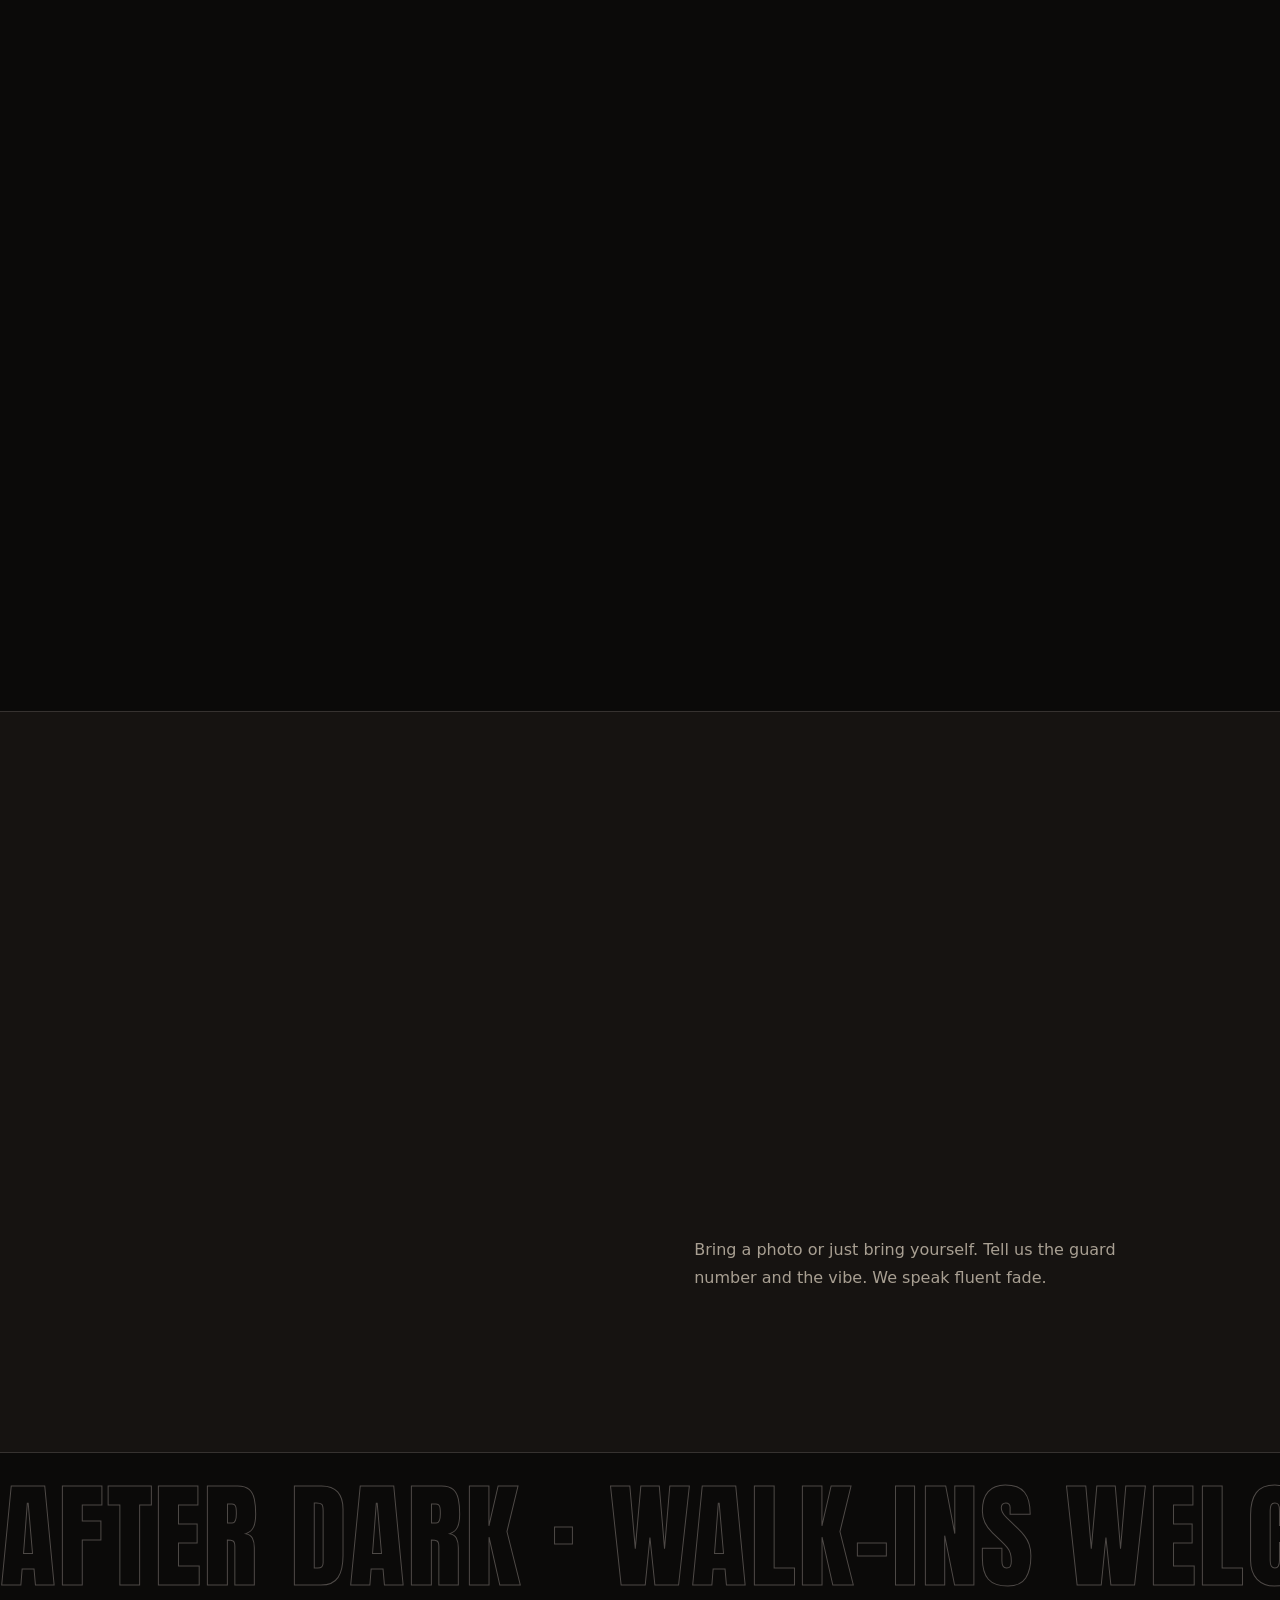
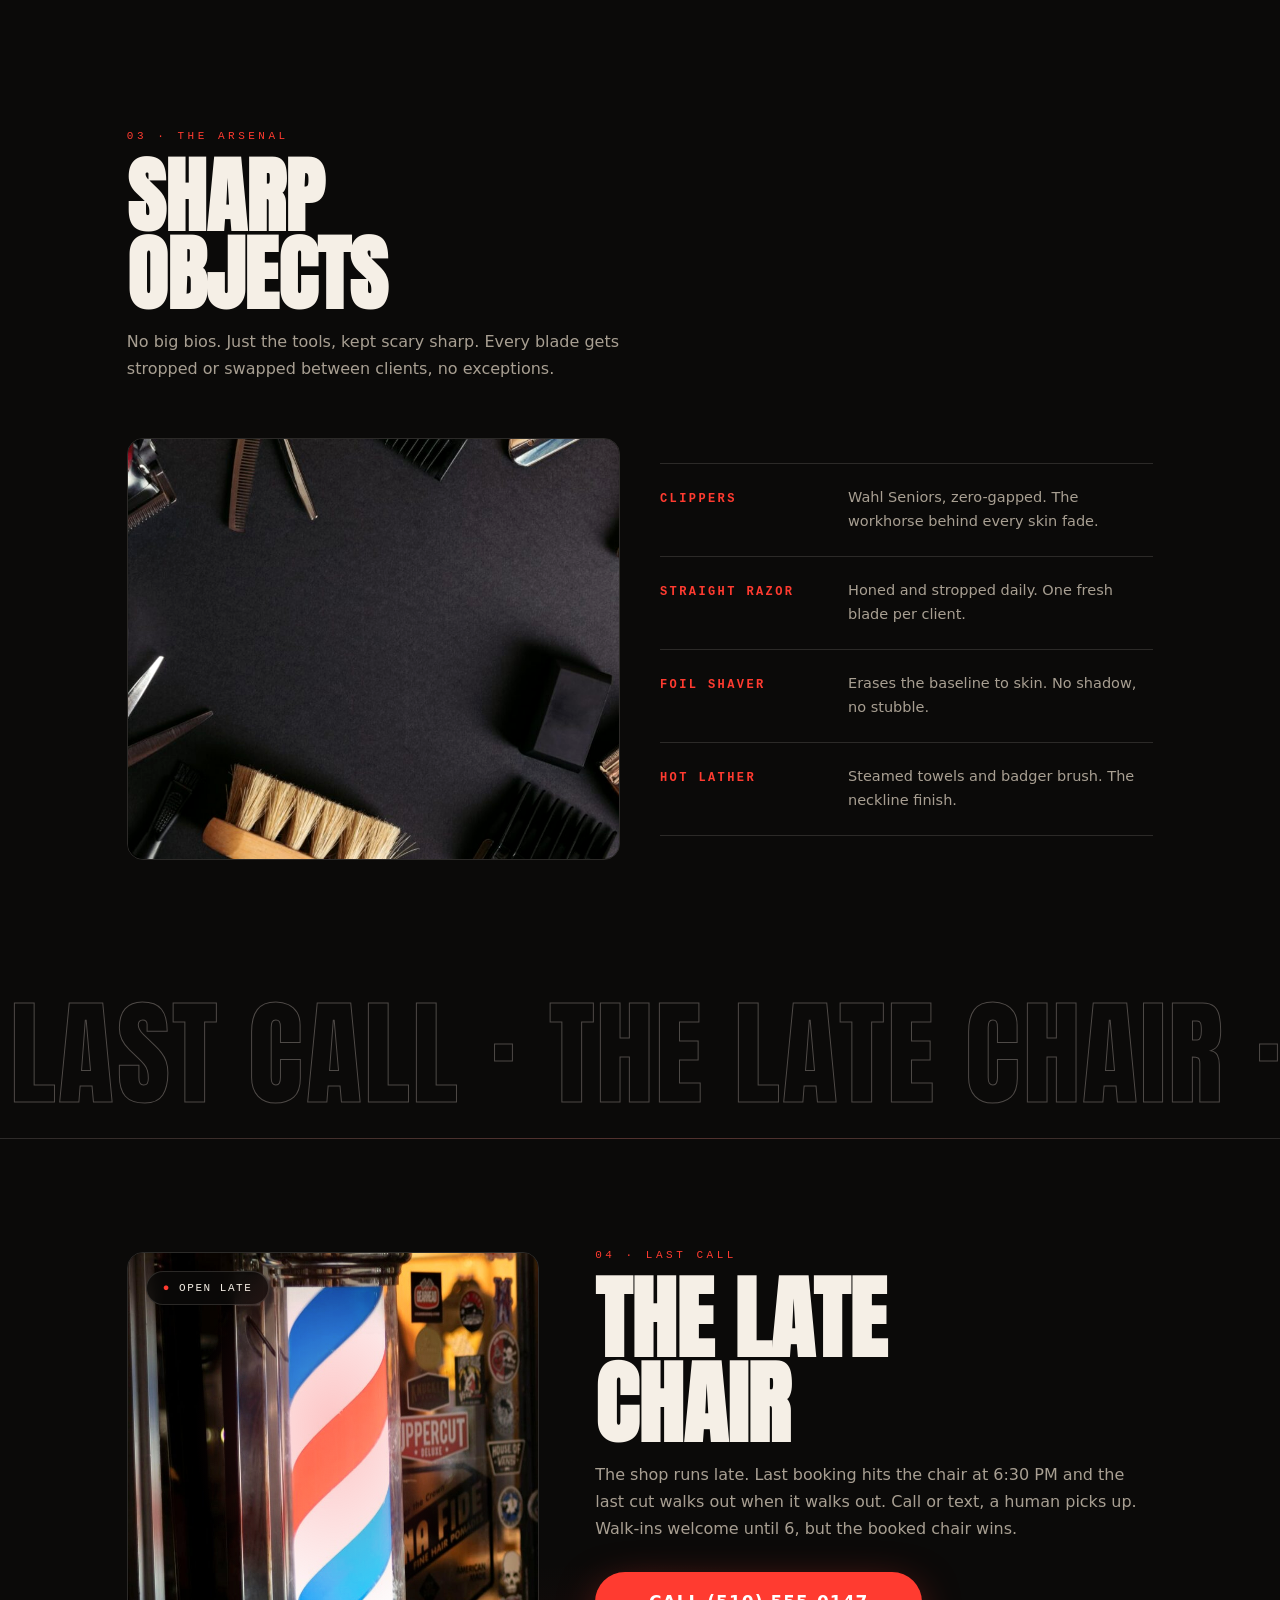
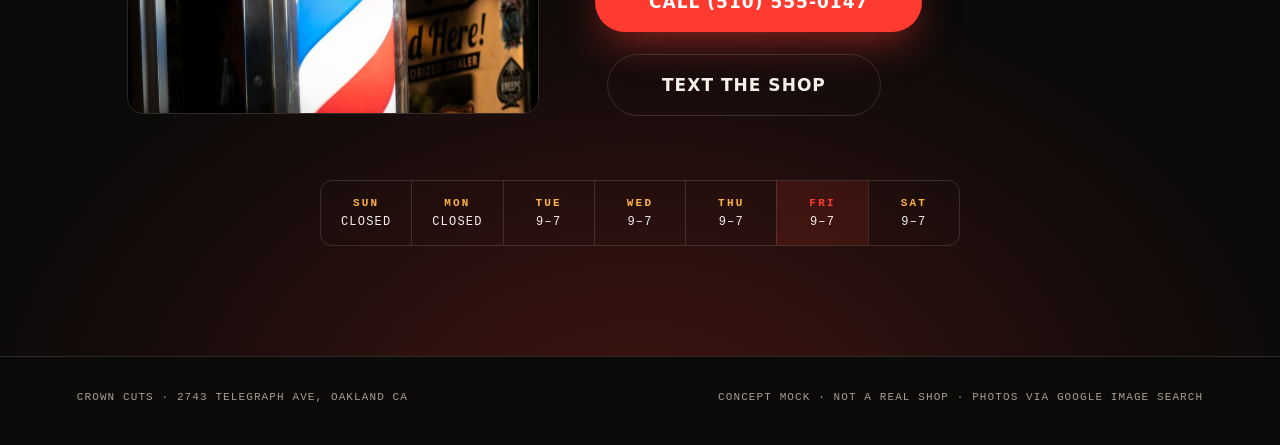
<file: crown-cuts-after-dark/index.html>
<!DOCTYPE html>
<html lang="en">
<head>
<meta charset="UTF-8">
<meta name="viewport" content="width=device-width, initial-scale=1.0">
<title>CROWN CUTS · After Dark · Oakland Barbershop</title>
<meta name="description" content="Crown Cuts After Dark. Skin fades, razor line-ups, hot towel shaves. Oakland, CA. Concept mock.">
<link rel="preconnect" href="https://fonts.googleapis.com">
<link rel="preconnect" href="https://fonts.gstatic.com" crossorigin>
<style>
/* self-hosted Anton: the painted-window voice (Inter/JetBrains stay on Google Fonts) */
@font-face{font-family:'Anton';font-style:normal;font-weight:400;font-display:swap;src:url('fonts/anton-400.woff2') format('woff2')}
:root{
  --ink:#0B0A09; --smoke:#161311; --card:#12100E;
  --bone:#F5EFE6; --dim:#A89F92;
  --red:#FF3B30; --red-deep:#B3121F; --amber:#FFB347;
  --line:rgba(245,239,230,.14);
  --p:0;
}
*{margin:0;padding:0;box-sizing:border-box}
html{scroll-behavior:smooth}
body{background:var(--ink);color:var(--bone);font-family:'Inter',system-ui,sans-serif;overflow-x:hidden;-webkit-font-smoothing:antialiased}
::selection{background:var(--red);color:#fff}
img{display:block;max-width:100%}
a{color:inherit}

/* ---------- film grain ---------- */
.grain{position:fixed;inset:-50%;width:200%;height:200%;pointer-events:none;z-index:90;opacity:.07;
  background-image:url("data:image/svg+xml,%3Csvg viewBox='0 0 300 300' xmlns='http://www.w3.org/2000/svg'%3E%3Cfilter id='n'%3E%3CfeTurbulence type='fractalNoise' baseFrequency='0.9' numOctaves='2'/%3E%3C/filter%3E%3Crect width='100%25' height='100%25' filter='url(%23n)'/%3E%3C/svg%3E");
  animation:grain 8s steps(10) infinite}
@keyframes grain{0%,100%{transform:translate(0,0)}20%{transform:translate(-3%,2%)}40%{transform:translate(2%,-3%)}60%{transform:translate(-2%,-2%)}80%{transform:translate(3%,3%)}}

/* ---------- dust canvas ---------- */
#dust{position:fixed;inset:0;z-index:1;pointer-events:none}

/* ---------- HUD ---------- */
.hud{position:fixed;top:0;left:0;right:0;z-index:80;display:flex;justify-content:space-between;align-items:center;
  padding:14px 22px;font-family:'JetBrains Mono',monospace;font-size:11px;letter-spacing:.14em;
  mix-blend-mode:difference;color:#fff}
.hud .dot{display:inline-block;width:8px;height:8px;border-radius:50%;background:#3dff6e;margin-right:8px;animation:pulse 1.6s infinite}
.hud .dot.closed{background:var(--red)}
@keyframes pulse{0%,100%{opacity:1}50%{opacity:.25}}
.scroll-hint{position:fixed;bottom:26px;left:50%;transform:translateX(-50%);z-index:80;text-align:center;
  font-family:'JetBrains Mono',monospace;font-size:10px;letter-spacing:.3em;color:var(--dim);transition:opacity .5s}
.scroll-hint .line{width:1px;height:44px;background:linear-gradient(var(--red),transparent);margin:10px auto 0;animation:drop 1.8s ease-in-out infinite}
@keyframes drop{0%{transform:scaleY(0);transform-origin:top}45%{transform:scaleY(1);transform-origin:top}55%{transform:scaleY(1);transform-origin:bottom}100%{transform:scaleY(0);transform-origin:bottom}}

/* ---------- pinned cinematic hero ---------- */
.hero-pin{height:230vh;position:relative;z-index:2}
.hero-sticky{position:sticky;top:0;height:100vh;overflow:hidden}
.hero-bg{position:absolute;inset:0}
.hero-bg img{width:100%;height:100%;object-fit:cover;
  transform:scale(calc(1.22 - .22*var(--p)));
  filter:brightness(calc(.42 + .33*var(--p))) saturate(calc(.85 + .25*var(--p)))}
.hero-shade{position:absolute;inset:0;background:linear-gradient(180deg,rgba(11,10,9,.55),transparent 30%,transparent 62%,var(--ink) 98%)}
.hero-glow{position:absolute;inset:0;opacity:var(--p);mix-blend-mode:screen;
  background:
    radial-gradient(60% 42% at 50% 88%, rgba(255,59,48,.34), transparent 70%),
    radial-gradient(34% 26% at 18% 20%, rgba(255,179,71,.16), transparent 70%)}
.hero-copy{position:absolute;inset:0;display:flex;flex-direction:column;justify-content:flex-end;padding:0 6vw 12vh}
.kicker{font-family:'Anton',sans-serif;font-size:15px;letter-spacing:.3em;color:#FFF3DF;margin-bottom:22px;
  text-shadow:0 0 16px rgba(255,176,80,.6),0 0 3px rgba(255,224,170,.9)}
.hero-title{font-family:'Anton',sans-serif;font-size:clamp(64px,15vw,210px);line-height:.88;letter-spacing:.01em;
  transform:translateY(calc(-46px*var(--p)));text-shadow:0 0 calc(60px*var(--p)) rgba(255,59,48,.55)}
.hero-title .stroke{color:transparent;-webkit-text-stroke:2px var(--bone)}
.hero-sub{max-width:520px;margin-top:22px;color:#cfc9bd;font-size:16px;line-height:1.65;opacity:calc(.82 + .18*var(--p))}
/* staged lighting: mirror bulbs, red backlight, full warm wash */
.stg{position:absolute;inset:0;pointer-events:none;mix-blend-mode:screen}
.stg1{background:radial-gradient(38% 30% at 22% 18%,rgba(255,190,110,.55),transparent 70%),radial-gradient(30% 26% at 78% 14%,rgba(255,190,110,.45),transparent 70%);
  opacity:clamp(0,calc((var(--p) - .08)*4),.85)}
.stg2{background:radial-gradient(46% 60% at 88% 55%,rgba(255,45,45,.5),transparent 70%);
  opacity:clamp(0,calc((var(--p) - .38)*4),.75)}
.stg3{background:radial-gradient(90% 75% at 50% 45%,rgba(255,170,90,.34),transparent 75%);
  opacity:clamp(0,calc((var(--p) - .68)*4),.9)}
.hero-lights{font-family:'JetBrains Mono',monospace;font-size:11px;letter-spacing:.24em;color:var(--red);margin-top:18px;opacity:var(--p)}

/* scroll-scrubbed kinetic type band */
.scrubband{overflow:hidden;white-space:nowrap;padding:26px 0;user-select:none;position:relative;z-index:2}
.scrubtrack{display:inline-block;font-family:'Anton',sans-serif;font-size:clamp(64px,9vw,148px);line-height:1;
  letter-spacing:.02em;color:transparent;-webkit-text-stroke:1px rgba(255,240,235,.28);will-change:transform}
/* per-letter hero drift */
.hero-title .kl{display:inline-block;will-change:transform}
.hero-title .kw{display:inline-block;white-space:nowrap}
.hero-bg img{transform:scale(calc(1 + var(--p,0)*.12))}

/* ---------- marquee ---------- */
.marquee{position:relative;z-index:2;border-top:1px solid var(--line);border-bottom:1px solid var(--line);
  background:var(--red-deep);overflow:hidden;padding:16px 0;transform:rotate(-1.2deg) scale(1.02);
  animation:neonflick 11s infinite}
@keyframes neonflick{0%,100%{opacity:1}3%{opacity:.55}4.5%{opacity:1}41%{opacity:1}42%{opacity:.4}43.5%{opacity:1}44.5%{opacity:.7}45.5%{opacity:1}77%{opacity:1}78%{opacity:.5}79.5%{opacity:1}}
.marquee-track{display:flex;gap:0;width:max-content;animation:mq 26s linear infinite}
.marquee span{font-family:'Anton',sans-serif;font-size:26px;letter-spacing:.06em;color:#fff;white-space:nowrap;padding:0 26px}
.marquee span i{font-style:normal;color:var(--ink);padding:0 26px}
@keyframes mq{to{transform:translateX(-50%)}}

/* ---------- sections ---------- */
section{position:relative;z-index:2}
.wrap{max-width:1180px;margin:0 auto;padding:110px 6vw}
.sec-label{font-family:'JetBrains Mono',monospace;font-size:11px;letter-spacing:.32em;color:var(--red);margin-bottom:16px}
.sec-title{font-family:'Anton',sans-serif;font-size:clamp(40px,6.4vw,84px);line-height:.95;margin-bottom:14px}
.sec-sub{color:var(--dim);max-width:560px;line-height:1.7;font-size:16px}

/* reveal */
.rv{opacity:0;transform:translateY(36px);transition:opacity .9s cubic-bezier(.2,.7,.2,1),transform .9s cubic-bezier(.2,.7,.2,1)}
.rv.on{opacity:1;transform:none}

/* ---------- service cards ---------- */
.cards{display:grid;grid-template-columns:repeat(3,1fr);gap:18px;margin-top:56px}
.card{position:relative;background:var(--card);border:1px solid var(--line);border-radius:14px;overflow:hidden;
  transition:transform .45s cubic-bezier(.2,.7,.2,1),border-color .45s,box-shadow .45s;cursor:default}
.card:hover{transform:translateY(-10px);border-color:rgba(255,59,48,.55);box-shadow:0 24px 60px -18px rgba(255,59,48,.35)}
.card .ph{height:190px;overflow:hidden;position:relative}
.card .ph img{width:100%;height:100%;object-fit:cover;filter:grayscale(.85) brightness(.62) contrast(1.05);transition:transform .8s cubic-bezier(.2,.7,.2,1),filter 1.4s ease}
.card.on .ph img{filter:grayscale(.35) brightness(1) contrast(1.08)}
.card:hover .ph img{transform:scale(1.08);filter:grayscale(0) contrast(1.05)}
/* neon flicker when the lighting stage changes */
.hero-title.flick{animation:flick .45s steps(2,jump-none)}
@keyframes flick{0%{opacity:1}25%{opacity:.35}50%{opacity:1}75%{opacity:.55}100%{opacity:1}}
.card .ph::after{content:"";position:absolute;inset:0;background:linear-gradient(180deg,transparent 40%,rgba(11,10,9,.75))}
.card .body{padding:22px}
.card .row{display:flex;justify-content:space-between;align-items:baseline;margin-bottom:10px}
.card h3{font-family:'Anton',sans-serif;font-size:24px;letter-spacing:.03em}
.card .price{font-family:'JetBrains Mono',monospace;font-weight:700;color:var(--amber);font-size:18px}
.card p{color:var(--dim);font-size:14px;line-height:1.65}
.card .meta{display:flex;justify-content:space-between;margin-top:16px;padding-top:14px;border-top:1px dashed var(--line);
  font-family:'JetBrains Mono',monospace;font-size:11px;letter-spacing:.12em;color:var(--dim)}
.card .meta b{color:var(--red)}

/* ---------- flagship banner ---------- */
.flagship{margin-top:22px;border-radius:18px;padding:56px 6vw;position:relative;overflow:hidden;
  border:1px solid rgba(255,59,48,.45);
  background:radial-gradient(90% 130% at 50% 120%,rgba(255,59,48,.20),transparent 65%),var(--card)}
.flagship::before{content:"";position:absolute;top:0;left:8%;right:8%;height:1px;
  background:linear-gradient(90deg,transparent,var(--red),transparent)}
.flag-copy{max-width:640px}
.flagship h3{font-family:'Anton',sans-serif;font-size:clamp(44px,7vw,96px);line-height:.95;margin:14px 0 16px}
.flagship h3::after{content:" $95";color:var(--amber);font-size:.42em;vertical-align:middle;letter-spacing:.02em}
.flagship p{color:var(--dim);line-height:1.7;font-size:16px;max-width:520px}
.flagship .btn{margin-top:26px}

/* ---------- shop section ---------- */
.shop{background:var(--smoke);border-top:1px solid var(--line);border-bottom:1px solid var(--line);overflow:hidden}
.shop-grid{display:grid;grid-template-columns:1.05fr .95fr;gap:60px;align-items:center}
.shop-img{position:relative;border-radius:16px;overflow:hidden;transform:rotate(1.4deg)}
.shop-img img{width:100%;height:520px;object-fit:cover;filter:contrast(1.05)}
.shop-img::after{content:"";position:absolute;inset:0;box-shadow:inset 0 0 0 1px var(--line);border-radius:16px}
.chip{position:absolute;font-family:'JetBrains Mono',monospace;font-size:11px;letter-spacing:.14em;background:rgba(11,10,9,.82);
  border:1px solid var(--line);color:var(--bone);padding:10px 16px;border-radius:100px;backdrop-filter:blur(6px);
  animation:floaty 5s ease-in-out infinite;white-space:nowrap}
.chip.c1{top:26px;left:-18px}
.chip.c2{bottom:60px;right:-14px;animation-delay:-1.6s}
.chip.c3{bottom:18px;left:34px;animation-delay:-3.2s}
.chip b{color:var(--red)}
@keyframes floaty{0%,100%{transform:translateY(0)}50%{transform:translateY(-12px)}}
.shop-copy p{color:var(--dim);line-height:1.75;margin:18px 0;font-size:16px}
.stat-row{display:flex;gap:34px;margin-top:30px}
.stat b{display:block;font-family:'Anton',sans-serif;font-size:38px;color:var(--bone)}
.stat b em{font-style:normal;color:var(--red)}
.stat span{font-family:'JetBrains Mono',monospace;font-size:10px;letter-spacing:.22em;color:var(--dim)}

/* ---------- arsenal ---------- */
.arsenal-grid{display:grid;grid-template-columns:1fr 1fr;gap:40px;margin-top:56px;align-items:center}
.arsenal-img{border-radius:16px;overflow:hidden;border:1px solid var(--line);transform:rotate(-1.2deg)}
.arsenal-img img{width:100%;height:420px;object-fit:cover;filter:contrast(1.06)}
.tool-list{display:flex;flex-direction:column}
.tool{padding:22px 0;border-top:1px solid var(--line);display:grid;grid-template-columns:170px 1fr;gap:18px;align-items:baseline}
.tool:last-child{border-bottom:1px solid var(--line)}
.tool b{font-family:'JetBrains Mono',monospace;font-size:12px;letter-spacing:.2em;color:var(--red)}
.tool span{color:var(--dim);font-size:14.5px;line-height:1.65}

/* ---------- booking ---------- */
.book{background:radial-gradient(80% 90% at 50% 110%,rgba(255,59,48,.22),transparent 65%),var(--ink);
  text-align:center;border-top:1px solid var(--line)}
.book .sec-title{font-size:clamp(52px,9vw,130px)}
.book .hours{margin-top:64px}
.book-grid{display:grid;grid-template-columns:.85fr 1.15fr;gap:56px;align-items:center;text-align:left}
.book-img{position:relative;border-radius:16px;overflow:hidden;border:1px solid var(--line);transform:rotate(1.2deg)}
.book-img::after{content:"";position:absolute;inset:0;pointer-events:none;
  background:radial-gradient(48% 62% at 50% 38%,rgba(255,70,70,.30),transparent 70%);
  animation:poleglow 3.4s ease-in-out infinite}
@keyframes poleglow{0%,100%{opacity:.45}50%{opacity:1}}
.book-img img{width:100%;height:460px;object-fit:cover;filter:saturate(1.05)}
.book-img .chip{position:absolute;top:18px;left:18px;animation:float 5s ease-in-out infinite}
.book-copy .sec-title{font-size:clamp(52px,7vw,110px)}
.book-copy .sec-sub{text-align:left;margin:0 0 8px}
.book-copy .btn{margin-top:22px}
.btn{display:inline-block;margin-top:30px;background:var(--red);color:#fff;font-weight:700;font-size:17px;letter-spacing:.06em;
  padding:20px 54px;border-radius:100px;text-decoration:none;border:none;cursor:pointer;
  box-shadow:0 12px 44px -8px rgba(255,59,48,.6);transition:transform .3s,box-shadow .3s;will-change:transform}
.btn:hover{transform:scale(1.05);box-shadow:0 18px 60px -8px rgba(255,59,48,.75)}
.btn.ghost{background:transparent;border:1px solid var(--line);box-shadow:none;color:var(--bone);margin-left:12px}
.hours{display:flex;justify-content:center;gap:0;margin:44px auto 0;max-width:640px;border:1px solid var(--line);border-radius:12px;overflow:hidden}
.hours div{flex:1;padding:16px 8px;font-family:'JetBrains Mono',monospace;font-size:12px;letter-spacing:.1em}
.hours div+div{border-left:1px solid var(--line)}
.hours b{display:block;color:var(--amber);margin-bottom:6px;font-size:11px;letter-spacing:.2em}
.hours .today{background:rgba(255,59,48,.12)}
.hours .today b{color:var(--red)}

footer{position:relative;z-index:2;border-top:1px solid var(--line);padding:34px 6vw;display:flex;justify-content:space-between;gap:20px;flex-wrap:wrap;
  font-family:'JetBrains Mono',monospace;font-size:11px;letter-spacing:.1em;color:var(--dim)}

/* sticky mobile bar */
.mbar{display:none;position:fixed;bottom:0;left:0;right:0;z-index:85;background:rgba(11,10,9,.92);backdrop-filter:blur(10px);
  border-top:1px solid var(--line);padding:12px 16px calc(12px + env(safe-area-inset-bottom))}
.mbar a{flex:1;text-align:center;text-decoration:none;font-weight:700;font-size:15px;padding:14px;border-radius:12px}
.mbar .call{background:var(--red);color:#fff;margin-right:10px}
.mbar .book2{border:1px solid var(--line);color:var(--bone)}

@media(max-width:900px){
  .book-grid{grid-template-columns:1fr}
  .book-img img{height:300px}
  .cards{grid-template-columns:1fr}
  .shop-grid{grid-template-columns:1fr}
  .arsenal-grid{grid-template-columns:1fr}
  .hud .hide-m{display:none}
  .mbar{display:flex}
  body{padding-bottom:76px}
}
@media(prefers-reduced-motion:reduce){
  *,*::before,*::after{animation-duration:.001s!important;transition-duration:.001s!important}
  .hero-pin{height:auto}.hero-sticky{position:relative;height:92vh}
}
</style>
    <link rel="canonical" href="https://ai-webdesign-lab.vercel.app/crown-cuts-after-dark/" />
    <meta property="og:type" content="website" />
    <meta property="og:site_name" content="CROWN CUTS" />
    <meta property="og:title" content="CROWN CUTS · After Dark · Oakland Barbershop" />
    <meta property="og:description" content="Crown Cuts After Dark. Skin fades, razor line-ups, hot towel shaves. Oakland, CA. Concept mock." />
    <meta property="og:url" content="https://ai-webdesign-lab.vercel.app/crown-cuts-after-dark/" />
    <meta name="twitter:card" content="summary" />
    <meta name="twitter:title" content="CROWN CUTS · After Dark · Oakland Barbershop" />
    <meta name="twitter:description" content="Crown Cuts After Dark. Skin fades, razor line-ups, hot towel shaves. Oakland, CA. Concept mock." />
    <script type="application/ld+json">
    {
      "@context": "https://schema.org",
      "@type": "WebSite",
      "name": "CROWN CUTS",
      "url": "https://ai-webdesign-lab.vercel.app/crown-cuts-after-dark/"
    }
    </script>
  </head>
<body>

<div class="grain"></div>
<canvas id="dust"></canvas>

<div class="hud">
  <div><span class="dot" id="openDot"></span><span id="openWord">OPEN NOW</span><span class="hide-m"> · OAKLAND, CA</span></div>
  <div class="hide-m">CROWN CUTS · AFTER DARK</div>
  <div><span id="clock">--:--</span> PT</div>
</div>
<div class="scroll-hint" id="scrollHint">SCROLL<div class="line"></div></div>

<!-- PINNED CINEMATIC HERO -->
<div class="hero-pin" id="heroPin">
  <div class="hero-sticky" id="heroSticky">
    <div class="hero-bg"><img src="../assets/ad-hero.jpg" alt="Barber giving a scissor cut in a dark Oakland shop"></div>
    <div class="hero-shade"></div>
    <div class="hero-glow"></div>
    <div class="stg stg1"></div>
    <div class="stg stg2"></div>
    <div class="stg stg3"></div>
    <div class="hero-copy">
      <div class="kicker">OAKLAND, CA · WALK-INS WELCOME</div>
      <h1 class="hero-title">CROWN<br><span class="stroke">AFTER DARK</span></h1>
      <p class="hero-sub">Skin fades, razor line-ups, hot towel shaves. The shop stays lit late and the clippers stay sharp. Scroll to turn the lights on.</p>
      <div class="hero-lights" id="stageLabel">▸ KEEP SCROLLING · THE SHOP WAKES UP</div>
    </div>
  </div>
</div>

<!-- MARQUEE -->
<div class="marquee"><div class="marquee-track" id="mq">
  <span>SKIN FADE <i>·</i></span><span>RAZOR LINE-UP <i>·</i></span><span>HOT TOWEL SHAVE <i>·</i></span><span>TAPER <i>·</i></span><span>BEARD SCULPT <i>·</i></span><span>FOIL FINISH <i>·</i></span><span>KIDS CUTS <i>·</i></span>
</div></div>

<!-- MENU -->
<section><div class="wrap">
  <div class="sec-label rv">01 · THE MENU</div>
  <h2 class="sec-title rv">PICK YOUR<br>POISON</h2>
  <p class="sec-sub rv">Real cuts, real prices. Every service ends with a razor line-up and a hot lather neck shave, because leaving the shop half finished is not an option.</p>
  <div class="cards">
    <div class="card rv">
      <div class="ph"><img src="../assets/ad-skinfade.jpg" alt="Barber blending a fade" loading="lazy"></div>
      <div class="body"><div class="row"><h3>Skin Fade</h3><span class="price">$45</span></div>
      <p>Zero at the scalp, blended clean through the crown. Foil shaver finish with a straight razor line-up.</p>
      <div class="meta"><span><b>45</b> MIN</span><span>GUARD <b>#0–#2</b></span></div></div>
    </div>
    <div class="card rv">
      <div class="ph"><img src="../assets/ad-taper.jpg" alt="Barber at work in the chair" loading="lazy"></div>
      <div class="body"><div class="row"><h3>Taper</h3><span class="price">$35</span></div>
      <p>Neckline and temples tapered tight, weight kept on top. The cleanest grow-out in the game.</p>
      <div class="meta"><span><b>30</b> MIN</span><span>NECKLINE <b>TAPERED</b></span></div></div>
    </div>
    <div class="card rv">
      <div class="ph"><img src="../assets/ad-lineup.jpg" alt="Straight razor line-up detail" loading="lazy"></div>
      <div class="body"><div class="row"><h3>Line-Up</h3><span class="price">$20</span></div>
      <p>Straight razor edge-up. Hairline, arches, beard. Crisper than a fresh pair out the box.</p>
      <div class="meta"><span><b>15</b> MIN</span><span>TOOL <b>RAZOR</b></span></div></div>
    </div>
    <div class="card rv">
      <div class="ph"><img src="../assets/ad-cutbeard.webp" alt="Skin fade being finished" loading="lazy"></div>
      <div class="body"><div class="row"><h3>Cut + Beard</h3><span class="price">$65</span></div>
      <p>Full cut plus beard architecture. Hot lather on the cheeks, trimmer on the neck, oils to finish.</p>
      <div class="meta"><span><b>60</b> MIN</span><span>COMBO <b>SAVE $15</b></span></div></div>
    </div>
    <div class="card rv">
      <div class="ph"><img src="../assets/ad-hottowel.jpg" alt="Hot towel shave preparation" loading="lazy"></div>
      <div class="body"><div class="row"><h3>Hot Towel Shave</h3><span class="price">$50</span></div>
      <p>Steam towels, pre-shave oil, hot lather, straight razor passes. Cold towel to close the pores.</p>
      <div class="meta"><span><b>45</b> MIN</span><span>TOWELS <b>STEAMED</b></span></div></div>
    </div>
  </div>
  <div class="flagship rv">
    <div class="flag-copy">
      <div class="sec-label">FLAGSHIP · 90 MINUTES · $95</div>
      <h3>THE AFTER DARK</h3>
      <p>Skin fade, hot towel shave, facial, shoulder massage. The full ninety minutes. Walk out a new person.</p>
      <a class="btn magnetic" href="tel:+15105550147">BOOK THE AFTER DARK</a>
    </div>
  </div>
</div></section>

<!-- SHOP -->
<section class="shop"><div class="wrap">
  <div class="shop-grid">
    <div class="shop-img rv">
      <img src="../assets/ad-shop.png" alt="Empty barber chair under warm mirror lights" loading="lazy">
      <div class="chip c1"><b>●</b> WALK-INS WELCOME</div>
      <div class="chip c2">TELEGRAPH AVE · OAKLAND</div>
    </div>
    <div class="shop-copy">
      <div class="sec-label rv">02 · THE SHOP</div>
      <h2 class="sec-title rv">NOT YOUR<br>AVERAGE<br>CHAIR</h2>
      <p class="rv">Four chairs, zero rushed cuts. The playlist stays loud, the towels stay steamed, and every neckline gets finished with a hot lather shave, blocked or tapered, your call.</p>
      <p class="rv">Bring a photo or just bring yourself. Tell us the guard number and the vibe. We speak fluent fade.</p>
    </div>
  </div>
</div></section>

<div class="scrubband" aria-hidden="true"><div class="scrubtrack">AFTER DARK · WALK-INS WELCOME · </div></div>

<!-- ARSENAL -->
<section><div class="wrap">
  <div class="sec-label rv">03 · THE ARSENAL</div>
  <h2 class="sec-title rv">SHARP<br>OBJECTS</h2>
  <p class="sec-sub rv">No big bios. Just the tools, kept scary sharp. Every blade gets stropped or swapped between clients, no exceptions.</p>
  <div class="arsenal-grid">
    <div class="arsenal-img rv">
      <img src="../assets/ad-arsenal.jpg" alt="Clippers, shears, straight razor and brushes laid out on black" loading="lazy">
    </div>
    <div class="tool-list rv">
      <div class="tool"><b>CLIPPERS</b><span>Wahl Seniors, zero-gapped. The workhorse behind every skin fade.</span></div>
      <div class="tool"><b>STRAIGHT RAZOR</b><span>Honed and stropped daily. One fresh blade per client.</span></div>
      <div class="tool"><b>FOIL SHAVER</b><span>Erases the baseline to skin. No shadow, no stubble.</span></div>
      <div class="tool"><b>HOT LATHER</b><span>Steamed towels and badger brush. The neckline finish.</span></div>
    </div>
  </div>
</div></section>

<div class="scrubband flip" aria-hidden="true"><div class="scrubtrack">LAST CALL · THE LATE CHAIR · </div></div>

<!-- BOOKING -->
<section class="book"><div class="wrap">
  <div class="book-grid">
    <div class="book-img rv">
      <img src="../assets/ad-pole.jpg" alt="Barber pole glowing outside the shop at night" loading="lazy">
      <div class="chip c1"><b>●</b> OPEN LATE</div>
    </div>
    <div class="book-copy">
      <div class="sec-label rv">04 · LAST CALL</div>
      <h2 class="sec-title rv">THE LATE<br>CHAIR</h2>
      <p class="sec-sub rv">The shop runs late. Last booking hits the chair at 6:30 PM and the last cut walks out when it walks out. Call or text, a human picks up. Walk-ins welcome until 6, but the booked chair wins.</p>
      <div class="rv">
        <a class="btn magnetic" href="tel:+15105550147">CALL (510) 555-0147</a>
        <a class="btn ghost magnetic" href="sms:+15105550147">TEXT THE SHOP</a>
      </div>
    </div>
  </div>
  <div class="hours rv" id="hoursRow">
    <div data-d="0"><b>SUN</b>CLOSED</div>
    <div data-d="1"><b>MON</b>CLOSED</div>
    <div data-d="2"><b>TUE</b>9–7</div>
    <div data-d="3"><b>WED</b>9–7</div>
    <div data-d="4"><b>THU</b>9–7</div>
    <div data-d="5"><b>FRI</b>9–7</div>
    <div data-d="6"><b>SAT</b>9–7</div>
  </div>
</div></section>

<footer>
  <span>CROWN CUTS · 2743 TELEGRAPH AVE, OAKLAND CA</span>
  <span>CONCEPT MOCK · NOT A REAL SHOP · PHOTOS VIA GOOGLE IMAGE SEARCH</span>
</footer>

<div class="mbar">
  <a class="call" href="tel:+15105550147">CALL NOW</a>
  <a class="book2" href="sms:+15105550147">TEXT US</a>
</div>

<script>
// ---------- scroll-scrubbed hero ----------
const pin = document.getElementById('heroPin');
const hint = document.getElementById('scrollHint');
const stageLabel = document.getElementById('stageLabel');
const STAGES = ['▸ KEEP SCROLLING · THE SHOP WAKES UP','▸ MIRROR BULBS ON','▸ OPEN SIGN LIT','▸ STATION LIGHTS UP','▸ POLE SPINNING · FULL SHOP'];
let lastStage = 0;
const heroTitle = document.querySelector('.hero-title');

// ---------- kinetic type ----------
const RM_ALL = matchMedia('(prefers-reduced-motion: reduce)').matches;
function splitLetters(el){
  const walker = document.createTreeWalker(el, NodeFilter.SHOW_TEXT);
  const nodes = [];
  while(walker.nextNode()) nodes.push(walker.currentNode);
  nodes.forEach(n=>{
    const frag = document.createDocumentFragment();
    n.textContent.split(/(\s+)/).forEach(part=>{
      if(part === '') return;
      if(/^\s+$/.test(part)){ frag.appendChild(document.createTextNode(' ')); return; }
      const w = document.createElement('span'); w.className = 'kw';
      [...part].forEach(ch=>{
        const s = document.createElement('span'); s.className = 'kl'; s.textContent = ch;
        w.appendChild(s);
      });
      frag.appendChild(w);
    });
    n.parentNode.replaceChild(frag, n);
  });
  return [...el.querySelectorAll('.kl')];
}
const heroKL = RM_ALL ? [] : splitLetters(heroTitle);
// scrub bands: triple the content so the travel stays seamless
const bands = [...document.querySelectorAll('.scrubband')].map(b=>{
  const t = b.querySelector('.scrubtrack');
  t.innerHTML += t.innerHTML + t.innerHTML;
  return {el:b, track:t, flip:b.classList.contains('flip')};
});
function driveBands(){
  if(RM_ALL) return;
  bands.forEach(b=>{
    const r = b.el.getBoundingClientRect();
    const prog = Math.min(1, Math.max(0, (innerHeight - r.top) / (innerHeight + r.height)));
    const x = b.flip ? (-33.333 + prog*33.333) : (-prog*33.333);
    b.track.style.transform = 'translateX(' + x.toFixed(2) + '%)';
  });
}

function scrub(){
  const r = pin.getBoundingClientRect();
  const total = r.height - innerHeight;
  let p = total > 0 ? Math.min(1, Math.max(0, -r.top / total)) : 1;
  document.documentElement.style.setProperty('--p', p.toFixed(3));
  const si = Math.min(4, Math.floor(p * 5));
  stageLabel.textContent = STAGES[si];
  if(si !== lastStage){
    lastStage = si;
    heroTitle.classList.remove('flick');
    void heroTitle.offsetWidth;
    heroTitle.classList.add('flick');
  }
  // hero letters drift apart as the lights come on
  if(heroKL.length){
    const c = (heroKL.length - 1) / 2;
    heroKL.forEach((s,i)=>{ s.style.transform = 'translateX(' + ((i - c) * p * 18).toFixed(1) + 'px)'; });
  }
  driveBands();
  hint.style.opacity = p > .04 ? 0 : 1;
}
let ticking = false;
addEventListener('scroll', () => { if(!ticking){ requestAnimationFrame(()=>{ scrub(); ticking=false; }); ticking=true; } }, {passive:true});
scrub();

// ---------- marquee duplicate ----------
const mq = document.getElementById('mq');
mq.innerHTML += mq.innerHTML;

// ---------- reveal ----------
const io = new IntersectionObserver(es => es.forEach(e => { if(e.isIntersecting){ e.target.classList.add('on'); io.unobserve(e.target); } }), {threshold:.12});
document.querySelectorAll('.rv').forEach(el => io.observe(el));

// ---------- dust particles ----------
const cv = document.getElementById('dust'), cx = cv.getContext('2d');
const RM = matchMedia('(prefers-reduced-motion: reduce)').matches;
let W, H, parts = [];
function sizeCv(){ W = cv.width = innerWidth; H = cv.height = innerHeight; }
sizeCv(); addEventListener('resize', sizeCv);
for(let i=0;i<70;i++) parts.push({x:Math.random()*innerWidth, y:Math.random()*innerHeight, r:Math.random()*2+.4, s:Math.random()*.5+.12, o:Math.random()*.5+.1, hue:Math.random()<.7?'255,59,48':'255,179,71', tw:Math.random()*6.28});
(function loop(t){
  if(RM) return;
  cx.clearRect(0,0,W,H);
  for(const p of parts){
    p.y -= p.s; p.x += Math.sin(t/1600 + p.tw)*.18;
    if(p.y < -8){ p.y = H+8; p.x = Math.random()*W; }
    const a = p.o * (0.6 + 0.4*Math.sin(t/700 + p.tw));
    cx.beginPath(); cx.arc(p.x, p.y, p.r, 0, 6.29);
    cx.fillStyle = `rgba(${p.hue},${a.toFixed(2)})`; cx.fill();
  }
  requestAnimationFrame(loop);
})(0);

// ---------- magnetic buttons ----------
if(matchMedia('(pointer:fine)').matches){
  document.querySelectorAll('.magnetic').forEach(b=>{
    b.addEventListener('mousemove', e=>{
      const r = b.getBoundingClientRect();
      b.style.transform = `translate(${(e.clientX-r.left-r.width/2)*.12}px, ${(e.clientY-r.top-r.height/2)*.18}px) scale(1.04)`;
    });
    b.addEventListener('mouseleave', ()=> b.style.transform = '');
  });
}

// ---------- live clock + open state (America/Los_Angeles) ----------
function tick(){
  try{
    const now = new Date(new Date().toLocaleString('en-US',{timeZone:'America/Los_Angeles'}));
    const hh = now.getHours(), mm = String(now.getMinutes()).padStart(2,'0');
    let h12 = hh % 12 || 12; const ap = hh < 12 ? 'AM' : 'PM';
    document.getElementById('clock').textContent = h12 + ':' + mm + ' ' + ap;
    const day = now.getDay(), open = day>=2 && day<=6 && hh>=9 && hh<19;
    document.getElementById('openWord').textContent = open ? 'OPEN NOW' : 'CLOSED';
    document.getElementById('openDot').classList.toggle('closed', !open);
    document.querySelectorAll('#hoursRow div').forEach(d=> d.classList.toggle('today', +d.dataset.d === day));
  }catch(e){}
}
tick(); setInterval(tick, 30000);
</script>
</body>
</html>
</file>
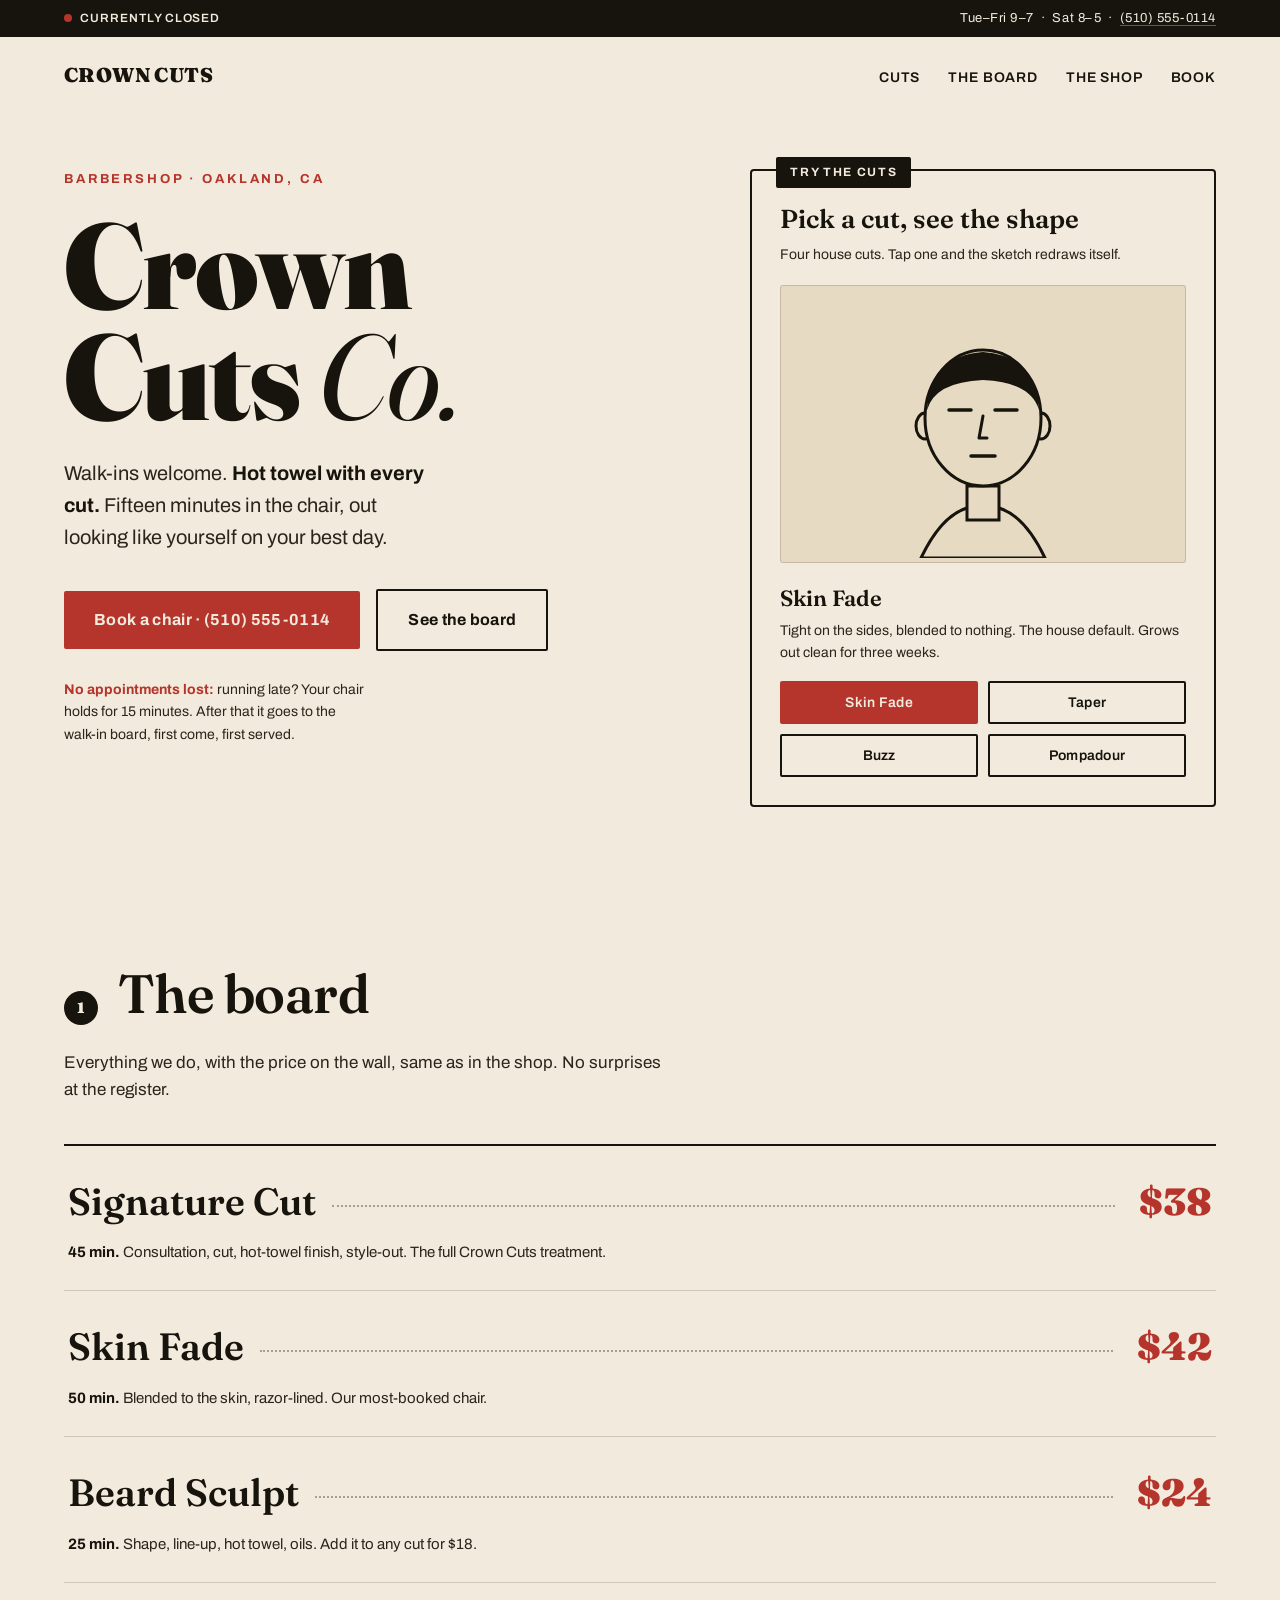
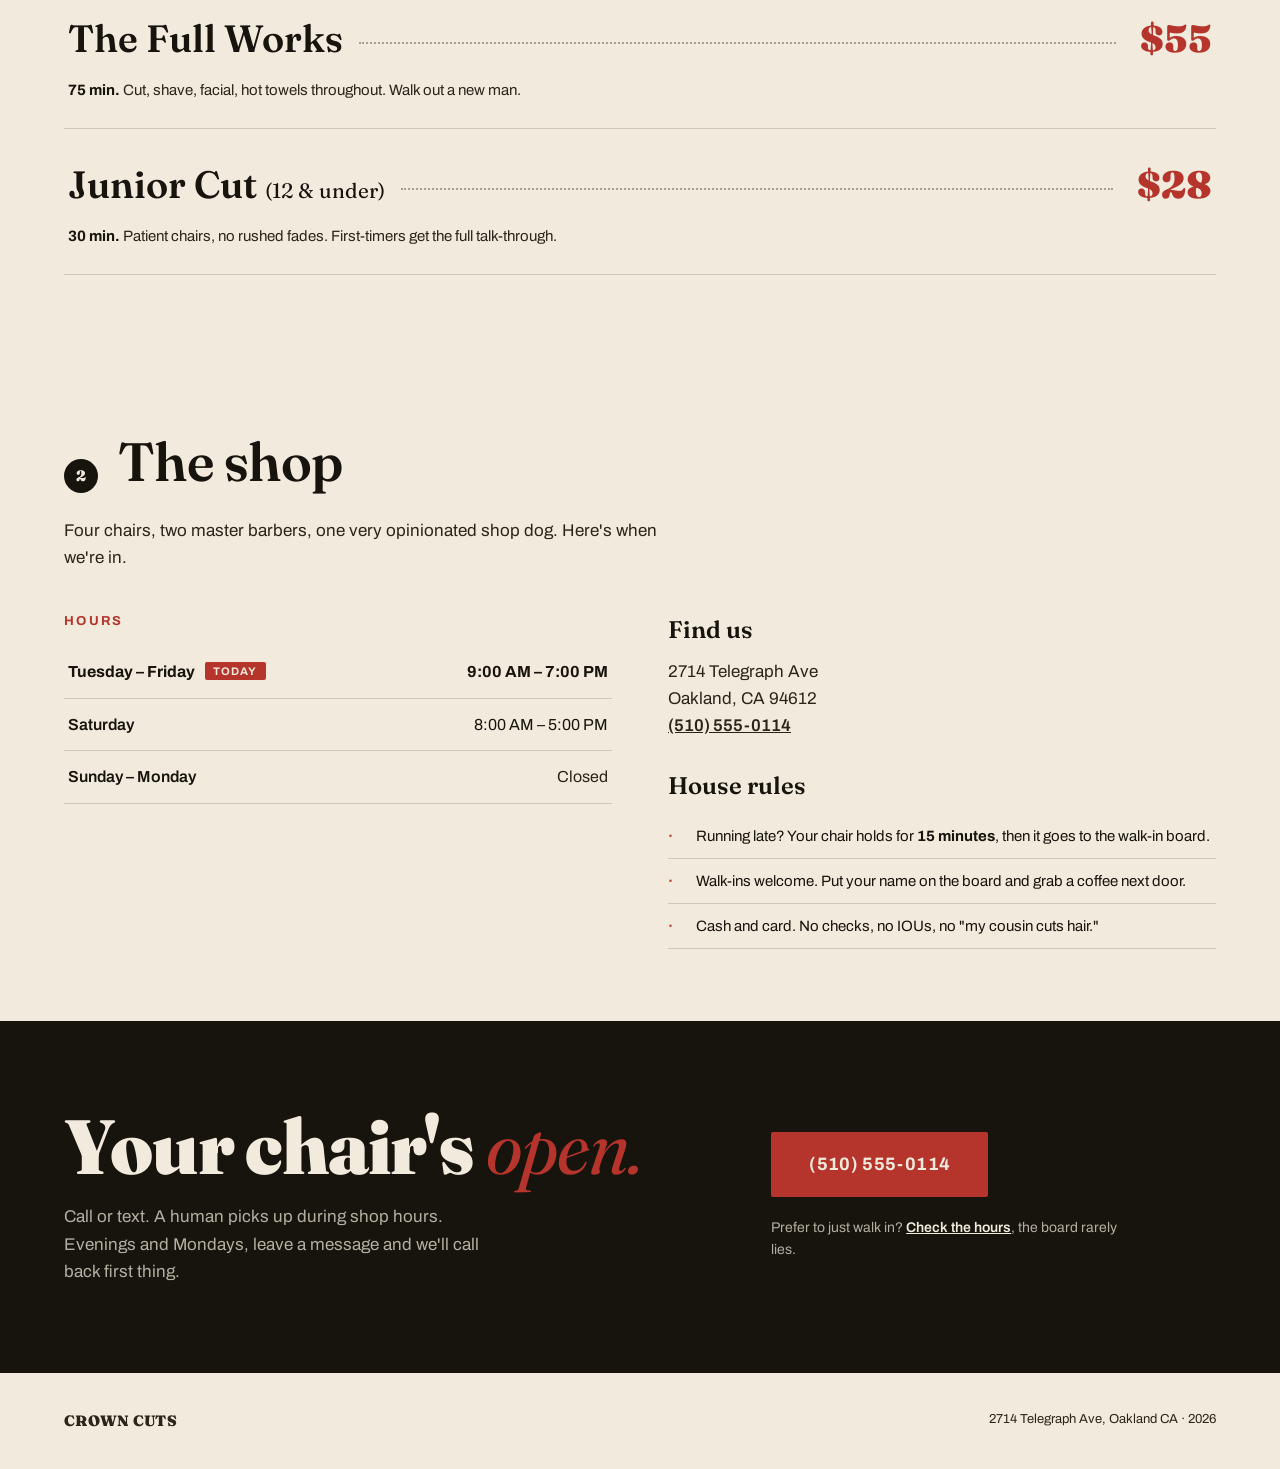
<file: crown-cuts-v1/index.html>
<!DOCTYPE html>
<html lang="en">
<head>
<meta charset="UTF-8">
<meta name="viewport" content="width=device-width, initial-scale=1.0">
<title>Crown Cuts Barber Co. · Oakland, CA</title>
<meta name="description" content="Crown Cuts Barber Co., 2714 Telegraph Ave, Oakland. Walk-ins welcome. Signature cut $38, hot towel with every cut. Tue–Fri 9–7, Sat 8–5.">
<link rel="preconnect" href="https://fonts.googleapis.com">
<link rel="preconnect" href="https://fonts.gstatic.com" crossorigin>
<link href="https://fonts.googleapis.com/css2?family=Fraunces:opsz,wght@9..144,400;9..144,600;9..144,900&family=Archivo:wght@400;500;600;700&display=swap" rel="stylesheet">
<style>
  :root{
    --ink:#17130d;
    --ink-soft:#2a241a;
    --bone:#f2ebdd;
    --bone-deep:#e6dac2;
    --red:#b5342c;
    --red-deep:#8e2620;
    --line:rgba(23,19,13,.16);
    --font-display:"Fraunces",Georgia,serif;
    --font-body:"Archivo",-apple-system,"Segoe UI",sans-serif;
  }
  *{margin:0;padding:0;box-sizing:border-box}
  html{scroll-behavior:smooth}
  body{
    background:var(--bone);
    color:var(--ink);
    font-family:var(--font-body);
    font-size:17px;
    line-height:1.6;
    -webkit-font-smoothing:antialiased;
  }
  ::selection{background:var(--red);color:var(--bone)}
  a{color:inherit}
  :focus-visible{outline:3px solid var(--red);outline-offset:3px}

  /* ---------- utility strip ---------- */
  .strip{
    background:var(--ink);
    color:var(--bone);
    font-size:13px;
    letter-spacing:.04em;
  }
  .strip-inner{
    max-width:1200px;margin:0 auto;padding:8px 24px;
    display:flex;justify-content:space-between;align-items:center;gap:16px;flex-wrap:wrap;
  }
  .strip a{color:var(--bone);text-decoration:none;border-bottom:1px solid var(--red)}
  .open-pill{
    display:inline-flex;align-items:center;gap:8px;
    font-weight:600;font-size:12px;letter-spacing:.08em;text-transform:uppercase;
  }
  .open-pill .dot{width:8px;height:8px;border-radius:50%;background:#7fb069}
  .open-pill.closed .dot{background:var(--red)}

  /* ---------- header ---------- */
  header.site{
    max-width:1200px;margin:0 auto;padding:22px 24px;
    display:flex;justify-content:space-between;align-items:baseline;
  }
  .wordmark{font-family:var(--font-display);font-weight:900;font-size:20px;letter-spacing:.02em;text-decoration:none}
  .wordmark span{color:var(--red)}
  nav.site-nav{display:flex;gap:28px;font-size:14px;font-weight:600;letter-spacing:.06em;text-transform:uppercase}
  nav.site-nav a{text-decoration:none;position:relative}
  nav.site-nav a::after{
    content:"";position:absolute;left:0;bottom:-4px;height:2px;width:0;background:var(--red);transition:width .25s ease;
  }
  nav.site-nav a:hover::after{width:100%}

  /* ---------- hero ---------- */
  .hero{
    max-width:1200px;margin:0 auto;padding:56px 24px 72px;
    display:grid;grid-template-columns:1.15fr .85fr;gap:56px;align-items:start;
  }
  .eyebrow{
    font-size:13px;font-weight:700;letter-spacing:.22em;text-transform:uppercase;color:var(--red);
    margin-bottom:20px;
  }
  h1{
    font-family:var(--font-display);font-weight:900;
    font-size:clamp(64px,9.5vw,138px);
    line-height:.92;letter-spacing:-.015em;
    margin-bottom:24px;
  }
  h1 .amp{font-weight:400;font-style:italic}
  .lede{font-size:20px;max-width:34ch;margin-bottom:36px;color:var(--ink-soft)}
  .lede strong{color:var(--ink)}
  .cta-row{display:flex;gap:16px;flex-wrap:wrap;align-items:center}
  .btn{
    display:inline-block;font-weight:700;font-size:16px;letter-spacing:.02em;
    padding:16px 30px;text-decoration:none;border-radius:2px;
    transition:transform .18s ease,background .18s ease;
  }
  .btn-primary{background:var(--red);color:var(--bone)}
  .btn-primary:hover{background:var(--red-deep);transform:translateY(-2px)}
  .btn-ghost{border:2px solid var(--ink);color:var(--ink)}
  .btn-ghost:hover{background:var(--ink);color:var(--bone)}
  .hero-note{margin-top:28px;font-size:14px;color:var(--ink-soft);max-width:38ch}
  .hero-note b{color:var(--red)}

  /* ---------- cut visualizer ---------- */
  .viz{
    border:2px solid var(--ink);border-radius:4px;background:var(--bone);
    padding:28px;position:relative;
  }
  .viz-tag{
    position:absolute;top:-14px;left:24px;background:var(--ink);color:var(--bone);
    font-size:12px;font-weight:700;letter-spacing:.14em;text-transform:uppercase;padding:6px 14px;border-radius:2px;
  }
  .viz h2{font-family:var(--font-display);font-size:26px;font-weight:600;margin-bottom:4px}
  .viz p.sub{font-size:14px;color:var(--ink-soft);margin-bottom:18px}
  .viz-stage{
    background:var(--bone-deep);border:1px solid var(--line);border-radius:3px;
    display:flex;justify-content:center;padding:12px 0 4px;margin-bottom:18px;
  }
  .viz-stage svg{width:200px;height:auto;display:block}
  .viz-name{font-family:var(--font-display);font-size:22px;font-weight:600}
  .viz-desc{font-size:14px;color:var(--ink-soft);min-height:44px;margin:4px 0 16px}
  .viz-btns{display:grid;grid-template-columns:1fr 1fr;gap:10px}
  .viz-btns button{
    font-family:var(--font-body);font-weight:600;font-size:14px;letter-spacing:.02em;
    padding:12px 8px;border:2px solid var(--ink);background:transparent;color:var(--ink);
    border-radius:2px;cursor:pointer;transition:all .18s ease;
  }
  .viz-btns button:hover{background:var(--ink-soft);color:var(--bone);border-color:var(--ink-soft)}
  .viz-btns button[aria-pressed="true"]{background:var(--red);border-color:var(--red);color:var(--bone)}
  .hair{transition:opacity .3s ease}
  .hair[hidden]{display:none}

  /* ---------- sections ---------- */
  section.block{max-width:1200px;margin:0 auto;padding:72px 24px}
  .section-head{display:flex;align-items:baseline;gap:20px;margin-bottom:12px}
  .section-num{
    font-family:var(--font-display);font-weight:900;font-size:15px;color:var(--bone);
    background:var(--ink);width:34px;height:34px;border-radius:50%;
    display:inline-flex;align-items:center;justify-content:center;flex:none;
  }
  .section-head h2{font-family:var(--font-display);font-size:clamp(34px,4.5vw,54px);font-weight:600;letter-spacing:-.01em}
  .section-sub{color:var(--ink-soft);max-width:60ch;margin-bottom:40px}

  /* ---------- price board ---------- */
  .board{border-top:2px solid var(--ink)}
  .service{
    display:grid;grid-template-columns:1fr auto;gap:8px 24px;align-items:baseline;
    padding:26px 4px;border-bottom:1px solid var(--line);text-decoration:none;
    transition:background .18s ease;
  }
  .service:hover{background:rgba(23,19,13,.045)}
  .service-top{display:flex;align-items:baseline;gap:16px}
  .service-name{font-family:var(--font-display);font-size:clamp(24px,3.4vw,38px);font-weight:600;white-space:nowrap}
  .service-dots{flex:1;border-bottom:2px dotted rgba(23,19,13,.35);transform:translateY(-8px);min-width:24px}
  .service-price{font-family:var(--font-display);font-size:clamp(24px,3.4vw,38px);font-weight:900;color:var(--red)}
  .service-detail{grid-column:1/-1;font-size:15px;color:var(--ink-soft);max-width:62ch}
  .service-detail b{color:var(--ink)}

  /* ---------- shop ---------- */
  .shop-grid{display:grid;grid-template-columns:1fr 1fr;gap:56px;align-items:start}
  .hours{width:100%;border-collapse:collapse}
  .hours caption{text-align:left;font-size:13px;font-weight:700;letter-spacing:.18em;text-transform:uppercase;color:var(--red);padding-bottom:14px}
  .hours th,.hours td{padding:13px 4px;border-bottom:1px solid var(--line);text-align:left;font-size:16px}
  .hours th{font-weight:600}
  .hours td:last-child{text-align:right;font-variant-numeric:tabular-nums}
  .hours tr.today th,.hours tr.today td{font-weight:700}
  .hours tr.today th::after{
    content:"today";font-size:11px;letter-spacing:.1em;text-transform:uppercase;
    background:var(--red);color:var(--bone);border-radius:2px;padding:3px 8px;margin-left:10px;vertical-align:2px;
  }
  .hours tr.closed-day td{color:var(--ink-soft)}
  .shop-info h3{font-family:var(--font-display);font-size:24px;font-weight:600;margin:28px 0 8px}
  .shop-info h3:first-child{margin-top:0}
  .shop-info p{color:var(--ink-soft);max-width:44ch}
  .shop-info a{font-weight:600}
  .rules{list-style:none;margin-top:8px}
  .rules li{padding:10px 0 10px 28px;border-bottom:1px solid var(--line);position:relative;font-size:15px}
  .rules li::before{content:"·";position:absolute;left:0;color:var(--red);font-weight:700}

  /* ---------- CTA band ---------- */
  .band{background:var(--ink);color:var(--bone)}
  .band-inner{max-width:1200px;margin:0 auto;padding:88px 24px;display:grid;grid-template-columns:1.2fr .8fr;gap:40px;align-items:center}
  .band h2{font-family:var(--font-display);font-weight:900;font-size:clamp(40px,6vw,84px);line-height:1;letter-spacing:-.015em}
  .band h2 em{font-style:italic;font-weight:400;color:var(--red)}
  .band p{margin-top:18px;color:rgba(242,235,221,.72);max-width:44ch}
  .band .btn-primary{font-size:18px;padding:18px 38px}
  .band-side{font-size:14px;color:rgba(242,235,221,.6)}
  .band-side a{color:var(--bone);font-weight:600}

  footer.site{max-width:1200px;margin:0 auto;padding:36px 24px;display:flex;justify-content:space-between;gap:16px;flex-wrap:wrap;font-size:13px;color:var(--ink-soft)}
  footer.site .wordmark{font-size:15px}

  /* ---------- reveal ---------- */
  .reveal{opacity:0;transform:translateY(22px);transition:opacity .6s ease,transform .6s ease}
  .reveal.in{opacity:1;transform:none}

  @media (max-width:900px){
    .hero{grid-template-columns:1fr;padding-top:36px}
    .band-inner{grid-template-columns:1fr}
    .shop-grid{grid-template-columns:1fr}
    nav.site-nav{display:none}
    h1{font-size:clamp(56px,17vw,84px)}
  }
  @media (prefers-reduced-motion:reduce){
    html{scroll-behavior:auto}
    .reveal{opacity:1;transform:none;transition:none}
    *{transition:none !important}
  }
</style>
    <link rel="canonical" href="https://ai-webdesign-lab.vercel.app/crown-cuts-v1/" />
    <meta property="og:type" content="website" />
    <meta property="og:site_name" content="Crown Cuts Barber Co." />
    <meta property="og:title" content="Crown Cuts Barber Co. · Oakland, CA" />
    <meta property="og:description" content="Crown Cuts Barber Co., 2714 Telegraph Ave, Oakland. Walk-ins welcome. Signature cut $38, hot towel with every cut. Tue–Fri 9–7, Sat 8–5." />
    <meta property="og:url" content="https://ai-webdesign-lab.vercel.app/crown-cuts-v1/" />
    <meta name="twitter:card" content="summary" />
    <meta name="twitter:title" content="Crown Cuts Barber Co. · Oakland, CA" />
    <meta name="twitter:description" content="Crown Cuts Barber Co., 2714 Telegraph Ave, Oakland. Walk-ins welcome. Signature cut $38, hot towel with every cut. Tue–Fri 9–7, Sat 8–5." />
    <script type="application/ld+json">
    {
      "@context": "https://schema.org",
      "@type": "WebSite",
      "name": "Crown Cuts Barber Co.",
      "url": "https://ai-webdesign-lab.vercel.app/crown-cuts-v1/"
    }
    </script>
  </head>
<body>

<div class="strip" role="note">
  <div class="strip-inner">
    <span class="open-pill" id="openPill"><span class="dot" aria-hidden="true"></span><span id="openText">Checking hours…</span></span>
    <span>Tue–Fri 9–7 &nbsp;·&nbsp; Sat 8–5 &nbsp;·&nbsp; <a href="tel:+15105550114">(510) 555-0114</a></span>
  </div>
</div>

<header class="site">
  <a class="wordmark" href="#top">CROWN<span>&nbsp;</span>CUTS</a>
  <nav class="site-nav" aria-label="Primary">
    <a href="#cuts">Cuts</a>
    <a href="#board">The board</a>
    <a href="#shop">The shop</a>
    <a href="tel:+15105550114">Book</a>
  </nav>
</header>

<main id="top">
  <div class="hero">
    <div>
      <p class="eyebrow">Barbershop · Oakland, CA</p>
      <h1>Crown<br>Cuts<span class="amp">&nbsp;Co.</span></h1>
      <p class="lede">Walk-ins welcome. <strong>Hot towel with every cut.</strong> Fifteen minutes in the chair, out looking like yourself on your best day.</p>
      <div class="cta-row">
        <a class="btn btn-primary" href="tel:+15105550114">Book a chair · (510) 555-0114</a>
        <a class="btn btn-ghost" href="#board">See the board</a>
      </div>
      <p class="hero-note"><b>No appointments lost:</b> running late? Your chair holds for 15 minutes. After that it goes to the walk-in board, first come, first served.</p>
    </div>

    <div class="viz reveal" aria-label="Interactive cut preview">
      <span class="viz-tag">Try the cuts</span>
      <h2>Pick a cut, see the shape</h2>
      <p class="sub">Four house cuts. Tap one and the sketch redraws itself.</p>
      <div class="viz-stage">
        <svg viewBox="0 0 200 260" role="img" aria-label="Stylized illustration of a haircut">
          <!-- shoulders -->
          <path d="M38,260 Q58,218 84,210 L116,210 Q142,218 162,260 Z" fill="#e6dac2" stroke="#17130d" stroke-width="3"/>
          <!-- neck -->
          <rect x="84" y="188" width="32" height="34" fill="#e6dac2" stroke="#17130d" stroke-width="3"/>
          <!-- ears -->
          <ellipse cx="42" cy="128" rx="9" ry="13" fill="#e6dac2" stroke="#17130d" stroke-width="3"/>
          <ellipse cx="158" cy="128" rx="9" ry="13" fill="#e6dac2" stroke="#17130d" stroke-width="3"/>
          <!-- face -->
          <ellipse cx="100" cy="120" rx="58" ry="68" fill="#e6dac2" stroke="#17130d" stroke-width="3"/>
          <!-- features -->
          <line x1="66" y1="112" x2="88" y2="112" stroke="#17130d" stroke-width="3.5" stroke-linecap="round"/>
          <line x1="112" y1="112" x2="134" y2="112" stroke="#17130d" stroke-width="3.5" stroke-linecap="round"/>
          <path d="M100,118 L96,140 L104,140" fill="none" stroke="#17130d" stroke-width="3" stroke-linecap="round" stroke-linejoin="round"/>
          <line x1="88" y1="158" x2="112" y2="158" stroke="#17130d" stroke-width="3.5" stroke-linecap="round"/>
          <!-- HAIR: buzz -->
          <g class="hair" id="hair-buzz">
            <path d="M44,112 Q46,58 100,54 Q154,58 156,112 Q148,84 100,82 Q52,84 44,112 Z" fill="#17130d"/>
          </g>
          <!-- HAIR: skin fade -->
          <g class="hair" id="hair-fade" hidden>
            <path d="M46,108 Q50,62 100,58 Q150,62 154,108 L146,108 Q144,78 100,76 Q56,78 54,108 Z" fill="#17130d"/>
            <rect x="44" y="104" width="10" height="26" fill="#17130d" opacity=".45"/>
            <rect x="146" y="104" width="10" height="26" fill="#17130d" opacity=".45"/>
          </g>
          <!-- HAIR: taper -->
          <g class="hair" id="hair-taper" hidden>
            <path d="M42,114 Q44,52 100,48 Q156,52 158,114 Q150,86 118,84 Q130,70 100,68 Q60,70 52,100 Q46,108 42,114 Z" fill="#17130d"/>
            <path d="M100,68 Q112,76 118,84" fill="none" stroke="#f2ebdd" stroke-width="3" stroke-linecap="round"/>
          </g>
          <!-- HAIR: pompadour -->
          <g class="hair" id="hair-pomp" hidden>
            <path d="M40,118 Q36,44 92,30 Q150,20 160,66 Q164,92 152,102 Q128,66 98,76 Q62,84 54,118 Z" fill="#17130d"/>
          </g>
        </svg>
      </div>
      <p class="viz-name" id="vizName">Skin Fade</p>
      <p class="viz-desc" id="vizDesc">Tight on the sides, blended to nothing. The house default. Grows out clean for three weeks.</p>
      <div class="viz-btns" role="group" aria-label="Choose a haircut">
        <button type="button" data-cut="fade" aria-pressed="true">Skin Fade</button>
        <button type="button" data-cut="taper" aria-pressed="false">Taper</button>
        <button type="button" data-cut="buzz" aria-pressed="false">Buzz</button>
        <button type="button" data-cut="pomp" aria-pressed="false">Pompadour</button>
      </div>
    </div>
  </div>

  <section class="block" id="board" aria-labelledby="board-h">
    <div class="section-head reveal">
      <span class="section-num" aria-hidden="true">1</span>
      <h2 id="board-h">The board</h2>
    </div>
    <p class="section-sub reveal">Everything we do, with the price on the wall, same as in the shop. No surprises at the register.</p>
    <div class="board">
      <a class="service reveal" href="tel:+15105550114">
        <span class="service-top"><span class="service-name">Signature Cut</span><span class="service-dots" aria-hidden="true"></span></span>
        <span class="service-price">$38</span>
        <span class="service-detail"><b>45 min.</b> Consultation, cut, hot-towel finish, style-out. The full Crown Cuts treatment.</span>
      </a>
      <a class="service reveal" href="tel:+15105550114">
        <span class="service-top"><span class="service-name">Skin Fade</span><span class="service-dots" aria-hidden="true"></span></span>
        <span class="service-price">$42</span>
        <span class="service-detail"><b>50 min.</b> Blended to the skin, razor-lined. Our most-booked chair.</span>
      </a>
      <a class="service reveal" href="tel:+15105550114">
        <span class="service-top"><span class="service-name">Beard Sculpt</span><span class="service-dots" aria-hidden="true"></span></span>
        <span class="service-price">$24</span>
        <span class="service-detail"><b>25 min.</b> Shape, line-up, hot towel, oils. Add it to any cut for $18.</span>
      </a>
      <a class="service reveal" href="tel:+15105550114">
        <span class="service-top"><span class="service-name">The Full Works</span><span class="service-dots" aria-hidden="true"></span></span>
        <span class="service-price">$55</span>
        <span class="service-detail"><b>75 min.</b> Cut, shave, facial, hot towels throughout. Walk out a new man.</span>
      </a>
      <a class="service reveal" href="tel:+15105550114">
        <span class="service-top"><span class="service-name">Junior Cut <span style="font-size:.55em;font-weight:400">(12 &amp; under)</span></span><span class="service-dots" aria-hidden="true"></span></span>
        <span class="service-price">$28</span>
        <span class="service-detail"><b>30 min.</b> Patient chairs, no rushed fades. First-timers get the full talk-through.</span>
      </a>
    </div>
  </section>

  <section class="block" id="shop" aria-labelledby="shop-h">
    <div class="section-head reveal">
      <span class="section-num" aria-hidden="true">2</span>
      <h2 id="shop-h">The shop</h2>
    </div>
    <p class="section-sub reveal">Four chairs, two master barbers, one very opinionated shop dog. Here's when we're in.</p>
    <div class="shop-grid">
      <table class="hours reveal">
        <caption>Hours</caption>
        <tbody>
          <tr data-days="2,3,4,5"><th>Tuesday – Friday</th><td>9:00 AM – 7:00 PM</td></tr>
          <tr data-days="6"><th>Saturday</th><td>8:00 AM – 5:00 PM</td></tr>
          <tr data-days="0,1" class="closed-day"><th>Sunday – Monday</th><td>Closed</td></tr>
        </tbody>
      </table>
      <div class="shop-info reveal">
        <h3>Find us</h3>
        <p>2714 Telegraph Ave<br>Oakland, CA 94612<br><a href="tel:+15105550114">(510) 555-0114</a></p>
        <h3>House rules</h3>
        <ul class="rules">
          <li>Running late? Your chair holds for <b>15 minutes</b>, then it goes to the walk-in board.</li>
          <li>Walk-ins welcome. Put your name on the board and grab a coffee next door.</li>
          <li>Cash and card. No checks, no IOUs, no "my cousin cuts hair."</li>
        </ul>
      </div>
    </div>
  </section>

  <div class="band">
    <div class="band-inner">
      <div class="reveal">
        <h2>Your chair's <em>open.</em></h2>
        <p>Call or text. A human picks up during shop hours. Evenings and Mondays, leave a message and we'll call back first thing.</p>
      </div>
      <div class="reveal">
        <a class="btn btn-primary" href="tel:+15105550114">(510) 555-0114</a>
        <p class="band-side" style="margin-top:20px">Prefer to just walk in? <a href="#shop">Check the hours</a>, the board rarely lies.</p>
      </div>
    </div>
  </div>
</main>

<footer class="site">
  <a class="wordmark" href="#top">CROWN<span>&nbsp;</span>CUTS</a>
  <span>2714 Telegraph Ave, Oakland CA · <span id="year">2026</span></span>
</footer>

<script>
(function(){
  "use strict";

  /* ---- cut visualizer ---- */
  var cuts = {
    fade:  { name:"Skin Fade",  desc:"Tight on the sides, blended to nothing. The house default. Grows out clean for three weeks." },
    taper: { name:"Taper",      desc:"Neat and conservative up top, cleaned at the edges. The job-interview cut." },
    buzz:  { name:"Buzz",       desc:"One length all over, done in twenty minutes. Low maintenance, high confidence." },
    pomp:  { name:"Pompadour",  desc:"Height up front, swept back. Bring pomade, we\u2019ll show you the move." }
  };
  var btns = document.querySelectorAll(".viz-btns button");
  var nameEl = document.getElementById("vizName");
  var descEl = document.getElementById("vizDesc");
  btns.forEach(function(btn){
    btn.addEventListener("click", function(){
      var cut = btn.getAttribute("data-cut");
      btns.forEach(function(b){ b.setAttribute("aria-pressed", b === btn ? "true" : "false"); });
      document.querySelectorAll(".hair").forEach(function(h){ h.hidden = true; });
      document.getElementById("hair-" + cut).hidden = false;
      nameEl.textContent = cuts[cut].name;
      descEl.textContent = cuts[cut].desc;
    });
  });

  /* ---- reveal on scroll ---- */
  var reduce = window.matchMedia("(prefers-reduced-motion: reduce)").matches;
  var els = document.querySelectorAll(".reveal");
  if (reduce || !("IntersectionObserver" in window)) {
    els.forEach(function(el){ el.classList.add("in"); });
  } else {
    var io = new IntersectionObserver(function(entries){
      entries.forEach(function(e){
        if (e.isIntersecting) { e.target.classList.add("in"); io.unobserve(e.target); }
      });
    }, { threshold: 0.12 });
    els.forEach(function(el){ io.observe(el); });
  }

  /* ---- open-now pill ---- */
  // Hours: Tue(2)–Fri(5) 9–19, Sat(6) 8–17. JS day: 0=Sun..6=Sat.
  var now = new Date(), day = now.getDay(), h = now.getHours() + now.getMinutes()/60;
  var open = (day >= 2 && day <= 5 && h >= 9 && h < 19) || (day === 6 && h >= 8 && h < 17);
  var pill = document.getElementById("openPill");
  var txt = document.getElementById("openText");
  if (open) { txt.textContent = "Open now: walk-ins welcome"; }
  else { txt.textContent = "Currently closed"; pill.classList.add("closed"); }

  /* ---- highlight today's hours row ---- */
  document.querySelectorAll(".hours tr[data-days]").forEach(function(tr){
    var days = tr.getAttribute("data-days").split(",").map(Number);
    if (days.indexOf(day) !== -1) tr.classList.add("today");
  });

  document.getElementById("year").textContent = now.getFullYear();
})();
</script>
</body>
</html>
</file>
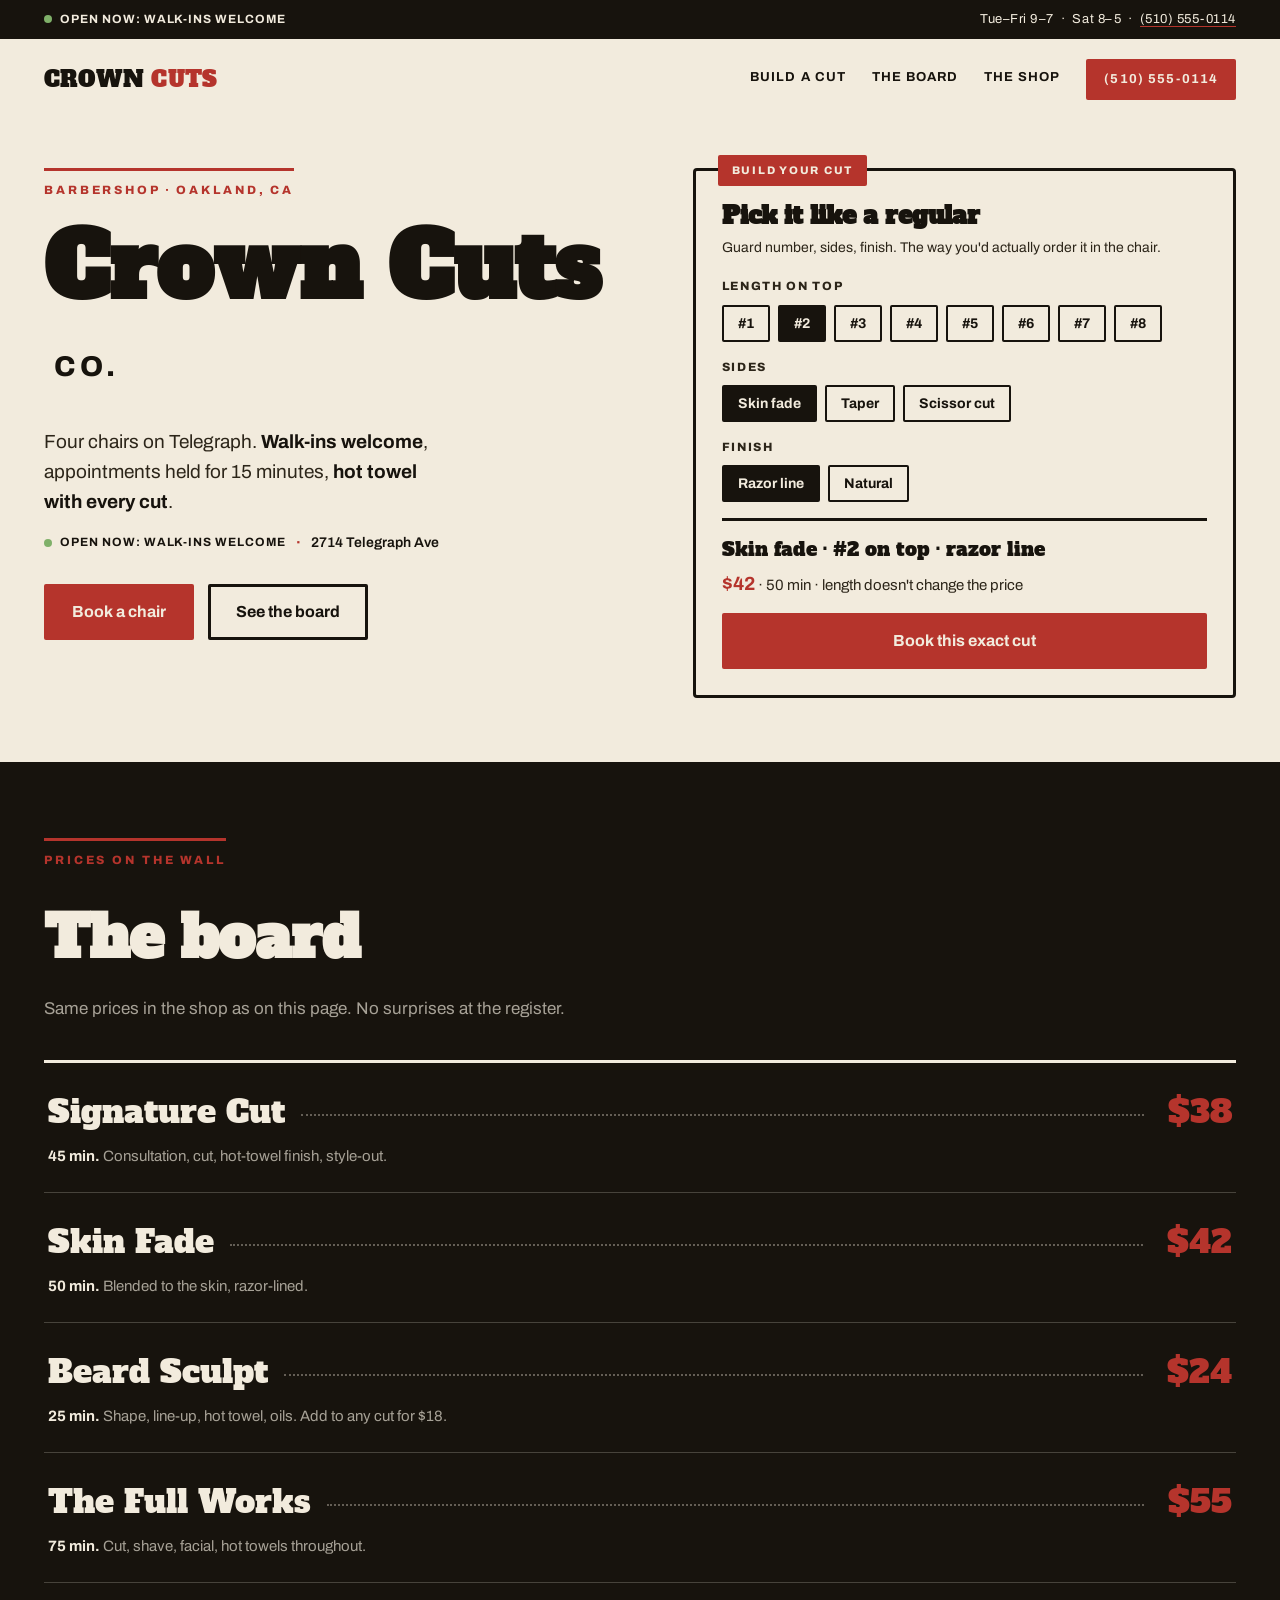
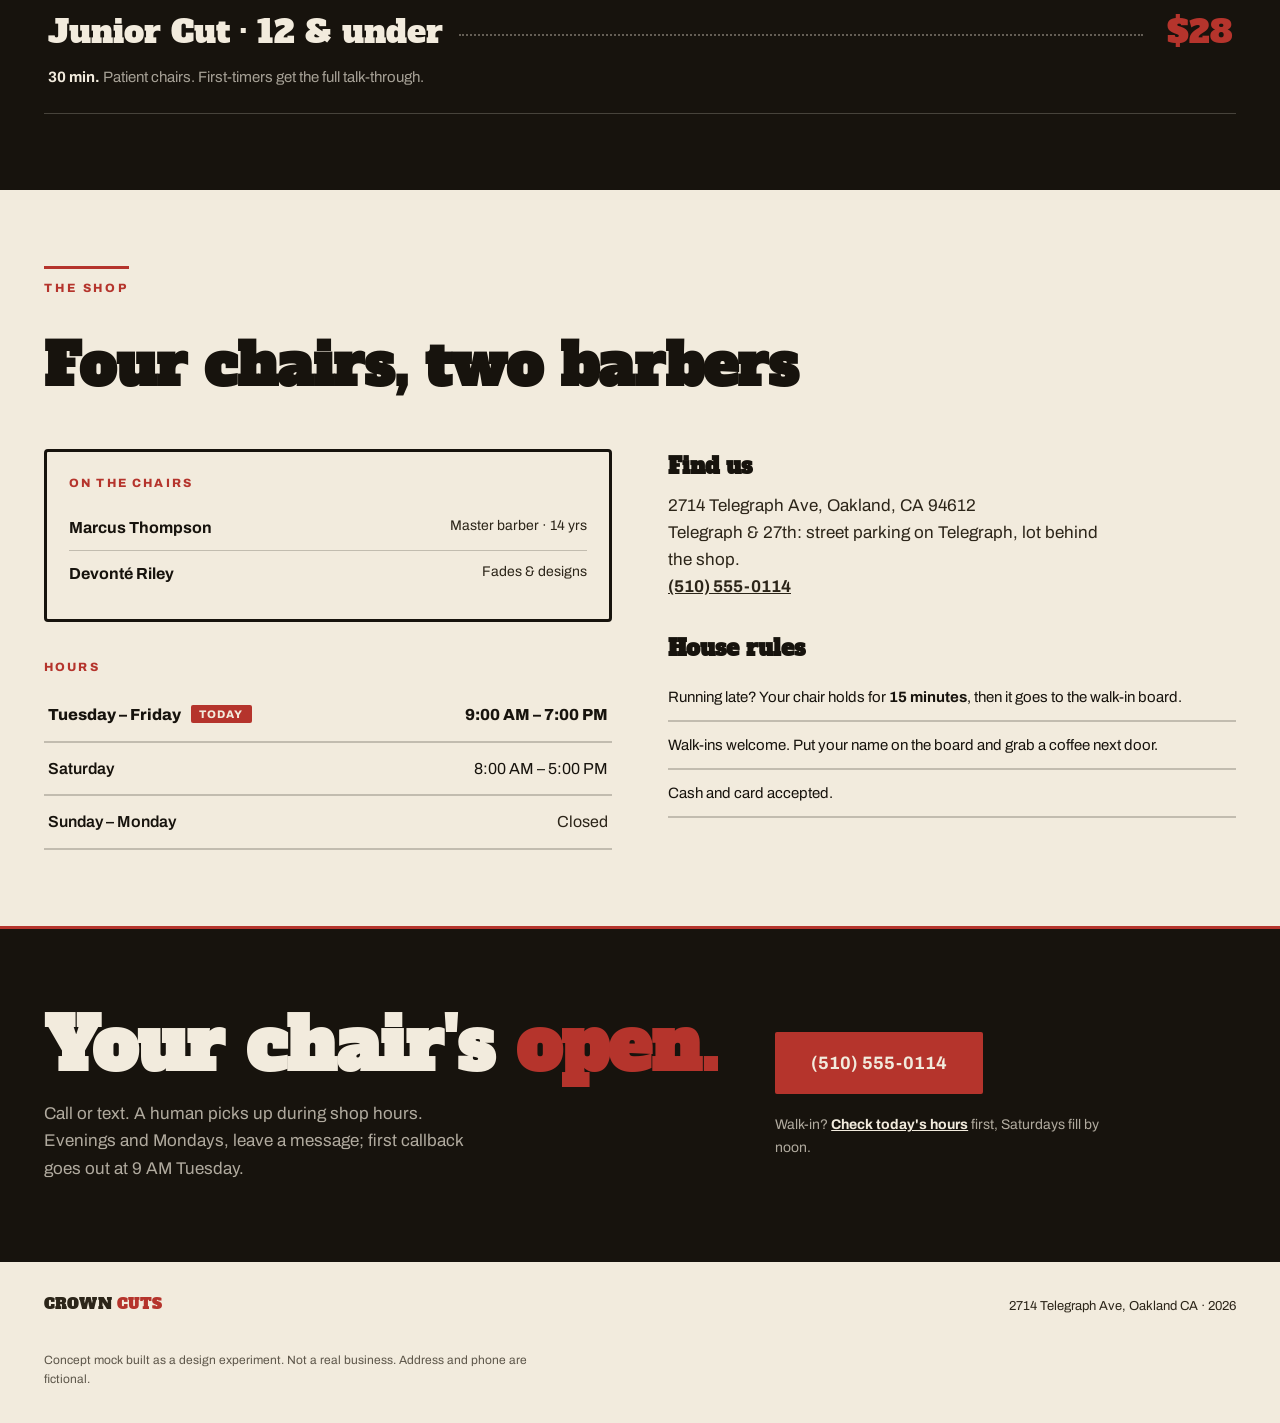
<file: crown-cuts-v2/index.html>
<!DOCTYPE html>
<html lang="en">
<head>
<meta charset="UTF-8">
<meta name="viewport" content="width=device-width, initial-scale=1.0">
<title>Crown Cuts Barber Co. · Oakland, CA</title>
<meta name="description" content="Crown Cuts Barber Co., 2714 Telegraph Ave, Oakland. Walk-ins welcome. Build your cut: pick a guard, pick the sides, book the chair. Tue–Fri 9–7, Sat 8–5.">
<link rel="preconnect" href="https://fonts.googleapis.com">
<link rel="preconnect" href="https://fonts.gstatic.com" crossorigin>
<link href="https://fonts.googleapis.com/css2?family=Alfa+Slab+One&family=Archivo:wght@400;500;600;700;800&display=swap" rel="stylesheet">
<style>
  :root{
    --ink:#17130d;
    --ink-soft:#2c2519;
    --bone:#f2ebdd;
    --bone-deep:#e7dcc4;
    --red:#b5342c;
    --red-deep:#8c251f;
    --line:rgba(23,19,13,.22);
    --line-bone:rgba(242,235,221,.22);
    --font-display:"Alfa Slab One",Georgia,serif;
    --font-body:"Archivo",-apple-system,"Segoe UI",sans-serif;
  }
  *{margin:0;padding:0;box-sizing:border-box}
  html{scroll-behavior:smooth}
  body{
    background:var(--bone);
    color:var(--ink);
    font-family:var(--font-body);
    font-size:17px;
    line-height:1.6;
    -webkit-font-smoothing:antialiased;
  }
  ::selection{background:var(--red);color:var(--bone)}
  a{color:inherit}
  :focus-visible{outline:3px solid var(--red);outline-offset:3px}

  /* ---------- utility strip ---------- */
  .strip{background:var(--ink);color:var(--bone);font-size:13px;letter-spacing:.04em}
  .strip-inner{
    max-width:1240px;margin:0 auto;padding:9px 24px;
    display:flex;justify-content:space-between;align-items:center;gap:16px;flex-wrap:wrap;
  }
  .strip a{color:var(--bone);text-decoration:none;border-bottom:1px solid var(--red)}
  .open-pill{display:inline-flex;align-items:center;gap:8px;font-weight:700;font-size:12px;letter-spacing:.08em;text-transform:uppercase}
  .open-pill .dot{width:8px;height:8px;border-radius:50%;background:#7fb069}
  .open-pill.closed .dot{background:var(--red)}

  /* ---------- header ---------- */
  header.site{
    max-width:1240px;margin:0 auto;padding:20px 24px;
    display:flex;justify-content:space-between;align-items:center;gap:16px;
  }
  .wordmark{font-family:var(--font-display);font-size:22px;letter-spacing:.01em;text-decoration:none;line-height:1}
  .wordmark span{color:var(--red)}
  nav.site-nav{display:flex;gap:26px;font-size:13px;font-weight:700;letter-spacing:.08em;text-transform:uppercase;align-items:center}
  nav.site-nav a{text-decoration:none;border-bottom:2px solid transparent;padding-bottom:2px}
  nav.site-nav a:hover{border-color:var(--red)}
  nav.site-nav a.nav-call{background:var(--red);color:var(--bone);padding:10px 18px;border-radius:2px;border:none}
  nav.site-nav a.nav-call:hover{background:var(--red-deep)}

  /* ---------- hero ---------- */
  .hero{max-width:1240px;margin:0 auto;padding:48px 24px 64px;display:grid;grid-template-columns:1.05fr .95fr;gap:48px;align-items:start}
  .kicker{
    display:inline-block;font-size:12px;font-weight:800;letter-spacing:.24em;text-transform:uppercase;
    color:var(--red);border-top:3px solid var(--red);padding-top:10px;margin-bottom:22px;
  }
  h1{
    font-family:var(--font-display);
    font-size:clamp(52px,7vw,102px);
    line-height:1.02;letter-spacing:0;
    margin-bottom:22px;
  }
  h1 .co{font-family:var(--font-body);font-weight:800;font-size:.32em;letter-spacing:.14em;vertical-align:.5em;margin-left:.35em}
  .lede{font-size:19px;max-width:36ch;margin-bottom:14px;color:var(--ink-soft)}
  .lede strong{color:var(--ink)}
  .today-line{
    display:flex;align-items:center;gap:10px;flex-wrap:wrap;
    font-size:14px;font-weight:600;margin-bottom:30px;
  }
  .today-line .sep{color:var(--red);font-weight:800}
  .cta-row{display:flex;gap:14px;flex-wrap:wrap;align-items:center}
  .btn{display:inline-block;font-weight:700;font-size:16px;padding:15px 28px;text-decoration:none;border-radius:2px;transition:background .18s ease}
  .btn-primary{background:var(--red);color:var(--bone)}
  .btn-primary:hover{background:var(--red-deep)}
  .btn-ghost{border:3px solid var(--ink);color:var(--ink);padding:12px 25px}
  .btn-ghost:hover{background:var(--ink);color:var(--bone)}

  /* ---------- consultation builder ---------- */
  .builder{
    border:3px solid var(--ink);border-radius:4px;background:var(--bone);
    padding:26px;position:relative;
  }
  .builder-tag{
    position:absolute;top:-16px;left:22px;background:var(--red);color:var(--bone);
    font-size:11px;font-weight:800;letter-spacing:.16em;text-transform:uppercase;padding:7px 14px;border-radius:2px;
  }
  .builder h2{font-family:var(--font-display);font-size:24px;margin-bottom:2px}
  .builder p.sub{font-size:14px;color:var(--ink-soft);margin-bottom:18px}
  .builder fieldset{border:none;margin-bottom:16px}
  .builder legend{font-size:12px;font-weight:800;letter-spacing:.14em;text-transform:uppercase;margin-bottom:8px;color:var(--ink-soft)}
  .opt-row{display:flex;flex-wrap:wrap;gap:8px}
  .opt-row button{
    font-family:var(--font-body);font-weight:700;font-size:14px;
    padding:9px 14px;border:2px solid var(--ink);background:transparent;color:var(--ink);
    border-radius:2px;cursor:pointer;min-width:44px;
  }
  .opt-row button:hover{background:var(--ink-soft);border-color:var(--ink-soft);color:var(--bone)}
  .opt-row button[aria-pressed="true"]{background:var(--ink);color:var(--bone)}
  .builder-result{
    margin-top:6px;border-top:3px solid var(--ink);padding-top:16px;
  }
  .builder-summary{font-family:var(--font-display);font-size:19px;line-height:1.35;margin-bottom:6px}
  .builder-price{font-size:15px;color:var(--ink-soft);margin-bottom:14px}
  .builder-price b{color:var(--red);font-size:19px}
  .builder .btn-primary{display:block;text-align:center;width:100%}

  /* ---------- board (full-bleed ink) ---------- */
  .board-wrap{background:var(--ink);color:var(--bone)}
  .board-inner{max-width:1240px;margin:0 auto;padding:76px 24px}
  .board-inner .kicker{color:var(--red);border-color:var(--red)}
  .board-inner h2{font-family:var(--font-display);font-size:clamp(34px,4.6vw,58px);margin-bottom:10px}
  .board-sub{color:rgba(242,235,221,.66);max-width:62ch;margin-bottom:38px}
  .board{border-top:3px solid var(--bone)}
  .service{
    display:grid;grid-template-columns:1fr auto;gap:6px 24px;align-items:baseline;
    padding:24px 4px;border-bottom:1px solid var(--line-bone);text-decoration:none;color:var(--bone);
  }
  .service:hover{background:rgba(242,235,221,.05)}
  .service-top{display:flex;align-items:baseline;gap:16px;min-width:0}
  .service-name{font-family:var(--font-display);font-size:clamp(21px,3vw,32px);white-space:nowrap}
  .service-dots{flex:1;border-bottom:2px dotted rgba(242,235,221,.35);transform:translateY(-7px);min-width:20px}
  .service-price{font-family:var(--font-display);font-size:clamp(21px,3vw,32px);color:var(--red)}
  .service-detail{grid-column:1/-1;font-size:15px;color:rgba(242,235,221,.66);max-width:64ch}
  .service-detail b{color:var(--bone)}

  /* ---------- shop ---------- */
  section.shop{max-width:1240px;margin:0 auto;padding:76px 24px}
  section.shop .kicker{margin-bottom:22px}
  section.shop h2{font-family:var(--font-display);font-size:clamp(34px,4.6vw,58px);margin-bottom:36px}
  .shop-grid{display:grid;grid-template-columns:1fr 1fr;gap:56px;align-items:start}
  .roster{border:3px solid var(--ink);border-radius:4px;padding:22px;margin-bottom:36px;background:var(--bone)}
  .roster h3{font-size:12px;font-weight:800;letter-spacing:.18em;text-transform:uppercase;color:var(--red);margin-bottom:12px}
  .barber{display:flex;justify-content:space-between;gap:12px;padding:10px 0;border-bottom:1px solid var(--line);font-size:16px}
  .barber:last-child{border-bottom:none}
  .barber b{font-weight:700}
  .barber span{color:var(--ink-soft);font-size:14px;text-align:right}
  .hours{width:100%;border-collapse:collapse}
  .hours caption{text-align:left;font-size:12px;font-weight:800;letter-spacing:.18em;text-transform:uppercase;color:var(--red);padding-bottom:12px}
  .hours th,.hours td{padding:13px 4px;border-bottom:2px solid var(--line);text-align:left;font-size:16px}
  .hours th{font-weight:600}
  .hours td:last-child{text-align:right;font-variant-numeric:tabular-nums}
  .hours tr.today th,.hours tr.today td{font-weight:800}
  .hours tr.today th::after{
    content:"today";font-size:11px;letter-spacing:.1em;text-transform:uppercase;
    background:var(--red);color:var(--bone);border-radius:2px;padding:3px 8px;margin-left:10px;vertical-align:2px;
  }
  .hours tr.closed-day td{color:var(--ink-soft)}
  .shop-info h3{font-family:var(--font-display);font-size:22px;margin:30px 0 8px}
  .shop-info h3:first-child{margin-top:0}
  .shop-info p{color:var(--ink-soft);max-width:44ch}
  .shop-info a{font-weight:700}
  .rules{list-style:none;margin-top:6px}
  .rules li{padding:11px 0;border-bottom:2px solid var(--line);font-size:15px}
  .rules li b{color:var(--ink)}

  /* ---------- CTA band ---------- */
  .band{background:var(--ink);color:var(--bone);border-top:3px solid var(--red)}
  .band-inner{max-width:1240px;margin:0 auto;padding:80px 24px;display:grid;grid-template-columns:1.2fr .8fr;gap:40px;align-items:center}
  .band h2{font-family:var(--font-display);font-size:clamp(38px,5.6vw,76px);line-height:1.05}
  .band h2 em{font-style:normal;color:var(--red)}
  .band p{margin-top:16px;color:rgba(242,235,221,.7);max-width:44ch}
  .band .btn-primary{font-size:18px;padding:17px 36px}
  .band-side{font-size:14px;color:rgba(242,235,221,.6)}
  .band-side a{color:var(--bone);font-weight:700}

  footer.site{max-width:1240px;margin:0 auto;padding:34px 24px;display:flex;justify-content:space-between;gap:12px;flex-wrap:wrap;font-size:13px;color:var(--ink-soft)}
  footer.site .wordmark{font-size:15px}
  .mock-note{font-size:12px;opacity:.75;max-width:70ch}

  /* ---------- mobile call bar ---------- */
  .mobile-call{
    display:none;position:fixed;left:0;right:0;bottom:0;z-index:50;
    background:var(--ink);color:var(--bone);text-align:center;
    font-weight:800;font-size:17px;letter-spacing:.02em;text-decoration:none;
    padding:16px; border-top:3px solid var(--red);
  }

  @media (max-width:920px){
    .hero{grid-template-columns:1fr;padding-top:32px;gap:36px}
    h1{font-size:clamp(50px,15vw,76px)}
    .band-inner{grid-template-columns:1fr}
    .shop-grid{grid-template-columns:1fr;gap:40px}
    nav.site-nav{gap:16px;font-size:12px}
    body{padding-bottom:58px}
    .mobile-call{display:block}
    footer.site{padding-bottom:20px}
  }
  @media (prefers-reduced-motion:reduce){
    html{scroll-behavior:auto}
  }
</style>
    <link rel="canonical" href="https://ai-webdesign-lab.vercel.app/crown-cuts-v2/" />
    <meta property="og:type" content="website" />
    <meta property="og:site_name" content="Crown Cuts Barber Co." />
    <meta property="og:title" content="Crown Cuts Barber Co. · Oakland, CA" />
    <meta property="og:description" content="Crown Cuts Barber Co., 2714 Telegraph Ave, Oakland. Walk-ins welcome. Build your cut: pick a guard, pick the sides, book the chair. Tue–Fri 9–7, Sat 8–5." />
    <meta property="og:url" content="https://ai-webdesign-lab.vercel.app/crown-cuts-v2/" />
    <meta name="twitter:card" content="summary" />
    <meta name="twitter:title" content="Crown Cuts Barber Co. · Oakland, CA" />
    <meta name="twitter:description" content="Crown Cuts Barber Co., 2714 Telegraph Ave, Oakland. Walk-ins welcome. Build your cut: pick a guard, pick the sides, book the chair. Tue–Fri 9–7, Sat 8–5." />
    <script type="application/ld+json">
    {
      "@context": "https://schema.org",
      "@type": "WebSite",
      "name": "Crown Cuts Barber Co.",
      "url": "https://ai-webdesign-lab.vercel.app/crown-cuts-v2/"
    }
    </script>
  </head>
<body>

<div class="strip" role="note">
  <div class="strip-inner">
    <span class="open-pill" id="openPill"><span class="dot" aria-hidden="true"></span><span id="openText">Checking hours…</span></span>
    <span>Tue–Fri 9–7 &nbsp;·&nbsp; Sat 8–5 &nbsp;·&nbsp; <a href="tel:+15105550114">(510) 555-0114</a></span>
  </div>
</div>

<header class="site">
  <a class="wordmark" href="#top">CROWN <span>CUTS</span></a>
  <nav class="site-nav" aria-label="Primary">
    <a href="#builder">Build a cut</a>
    <a href="#board">The board</a>
    <a href="#shop">The shop</a>
    <a class="nav-call" href="tel:+15105550114">(510) 555-0114</a>
  </nav>
</header>

<main id="top">
  <div class="hero">
    <div>
      <p class="kicker">Barbershop · Oakland, CA</p>
      <h1>Crown Cuts <span class="co">CO.</span></h1>
      <p class="lede">Four chairs on Telegraph. <strong>Walk-ins welcome</strong>, appointments held for 15 minutes, <strong>hot towel with every cut</strong>.</p>
      <p class="today-line"><span class="open-pill" id="openPill2"><span class="dot" aria-hidden="true"></span><span id="openText2"></span></span><span class="sep" aria-hidden="true">·</span><span>2714 Telegraph Ave</span></p>
      <div class="cta-row">
        <a class="btn btn-primary" href="tel:+15105550114">Book a chair</a>
        <a class="btn btn-ghost" href="#board">See the board</a>
      </div>
    </div>

    <div class="builder" id="builder" aria-label="Build your cut">
      <span class="builder-tag">Build your cut</span>
      <h2>Pick it like a regular</h2>
      <p class="sub">Guard number, sides, finish. The way you'd actually order it in the chair.</p>
      <fieldset>
        <legend>Length on top</legend>
        <div class="opt-row" role="group" aria-label="Guard length on top">
          <button type="button" data-group="guard" data-val="#1" aria-pressed="false">#1</button>
          <button type="button" data-group="guard" data-val="#2" aria-pressed="true">#2</button>
          <button type="button" data-group="guard" data-val="#3" aria-pressed="false">#3</button>
          <button type="button" data-group="guard" data-val="#4" aria-pressed="false">#4</button>
          <button type="button" data-group="guard" data-val="#5" aria-pressed="false">#5</button>
          <button type="button" data-group="guard" data-val="#6" aria-pressed="false">#6</button>
          <button type="button" data-group="guard" data-val="#7" aria-pressed="false">#7</button>
          <button type="button" data-group="guard" data-val="#8" aria-pressed="false">#8</button>
        </div>
      </fieldset>
      <fieldset>
        <legend>Sides</legend>
        <div class="opt-row" role="group" aria-label="Cut on the sides">
          <button type="button" data-group="sides" data-val="Skin fade" data-price="42" data-mins="50" aria-pressed="true">Skin fade</button>
          <button type="button" data-group="sides" data-val="Taper" data-price="38" data-mins="45" aria-pressed="false">Taper</button>
          <button type="button" data-group="sides" data-val="Scissor cut" data-price="45" data-mins="55" aria-pressed="false">Scissor cut</button>
        </div>
      </fieldset>
      <fieldset>
        <legend>Finish</legend>
        <div class="opt-row" role="group" aria-label="Finish">
          <button type="button" data-group="finish" data-val="razor line" aria-pressed="true">Razor line</button>
          <button type="button" data-group="finish" data-val="natural" aria-pressed="false">Natural</button>
        </div>
      </fieldset>
      <div class="builder-result">
        <p class="builder-summary" id="cutSummary" aria-live="polite">Skin fade · #2 on top · razor line</p>
        <p class="builder-price"><b id="cutPrice">$42</b> · <span id="cutMins">50 min</span> · length doesn't change the price</p>
        <a class="btn btn-primary" id="cutBook" href="tel:+15105550114">Book this exact cut</a>
      </div>
    </div>
  </div>

  <div class="board-wrap" id="board">
    <div class="board-inner">
      <p class="kicker">Prices on the wall</p>
      <h2>The board</h2>
      <p class="board-sub">Same prices in the shop as on this page. No surprises at the register.</p>
      <div class="board">
        <a class="service" href="tel:+15105550114">
          <span class="service-top"><span class="service-name">Signature Cut</span><span class="service-dots" aria-hidden="true"></span></span>
          <span class="service-price">$38</span>
          <span class="service-detail"><b>45 min.</b> Consultation, cut, hot-towel finish, style-out.</span>
        </a>
        <a class="service" href="tel:+15105550114">
          <span class="service-top"><span class="service-name">Skin Fade</span><span class="service-dots" aria-hidden="true"></span></span>
          <span class="service-price">$42</span>
          <span class="service-detail"><b>50 min.</b> Blended to the skin, razor-lined.</span>
        </a>
        <a class="service" href="tel:+15105550114">
          <span class="service-top"><span class="service-name">Beard Sculpt</span><span class="service-dots" aria-hidden="true"></span></span>
          <span class="service-price">$24</span>
          <span class="service-detail"><b>25 min.</b> Shape, line-up, hot towel, oils. Add to any cut for $18.</span>
        </a>
        <a class="service" href="tel:+15105550114">
          <span class="service-top"><span class="service-name">The Full Works</span><span class="service-dots" aria-hidden="true"></span></span>
          <span class="service-price">$55</span>
          <span class="service-detail"><b>75 min.</b> Cut, shave, facial, hot towels throughout.</span>
        </a>
        <a class="service" href="tel:+15105550114">
          <span class="service-top"><span class="service-name">Junior Cut · 12 &amp; under</span><span class="service-dots" aria-hidden="true"></span></span>
          <span class="service-price">$28</span>
          <span class="service-detail"><b>30 min.</b> Patient chairs. First-timers get the full talk-through.</span>
        </a>
      </div>
    </div>
  </div>

  <section class="shop" id="shop" aria-labelledby="shop-h">
    <p class="kicker">The shop</p>
    <h2 id="shop-h">Four chairs, two barbers</h2>
    <div class="shop-grid">
      <div>
        <div class="roster">
          <h3>On the chairs</h3>
          <div class="barber"><b>Marcus Thompson</b><span>Master barber · 14 yrs</span></div>
          <div class="barber"><b>Devonté Riley</b><span>Fades &amp; designs</span></div>
        </div>
        <table class="hours">
          <caption>Hours</caption>
          <tbody>
            <tr data-days="2,3,4,5"><th>Tuesday – Friday</th><td>9:00 AM – 7:00 PM</td></tr>
            <tr data-days="6"><th>Saturday</th><td>8:00 AM – 5:00 PM</td></tr>
            <tr data-days="0,1" class="closed-day"><th>Sunday – Monday</th><td>Closed</td></tr>
          </tbody>
        </table>
      </div>
      <div class="shop-info">
        <h3>Find us</h3>
        <p>2714 Telegraph Ave, Oakland, CA 94612<br>
        Telegraph &amp; 27th: street parking on Telegraph, lot behind the shop.<br>
        <a href="tel:+15105550114">(510) 555-0114</a></p>
        <h3>House rules</h3>
        <ul class="rules">
          <li>Running late? Your chair holds for <b>15 minutes</b>, then it goes to the walk-in board.</li>
          <li>Walk-ins welcome. Put your name on the board and grab a coffee next door.</li>
          <li>Cash and card accepted.</li>
        </ul>
      </div>
    </div>
  </section>

  <div class="band">
    <div class="band-inner">
      <div>
        <h2>Your chair's <em>open.</em></h2>
        <p>Call or text. A human picks up during shop hours. Evenings and Mondays, leave a message; first callback goes out at 9 AM Tuesday.</p>
      </div>
      <div>
        <a class="btn btn-primary" href="tel:+15105550114">(510) 555-0114</a>
        <p class="band-side" style="margin-top:20px">Walk-in? <a href="#shop">Check today's hours</a> first, Saturdays fill by noon.</p>
      </div>
    </div>
  </div>
</main>

<footer class="site">
  <a class="wordmark" href="#top">CROWN <span>CUTS</span></a>
  <span>2714 Telegraph Ave, Oakland CA · <span id="year">2026</span></span>
</footer>
<footer class="site" style="padding-top:0">
  <p class="mock-note">Concept mock built as a design experiment. Not a real business. Address and phone are fictional.</p>
</footer>

<a class="mobile-call" href="tel:+15105550114">Call to book · (510) 555-0114</a>

<script>
(function(){
  "use strict";

  /* ---- cut builder ---- */
  var state = { guard:"#2", sides:"Skin fade", price:42, mins:50, finish:"razor line" };
  var summaryEl = document.getElementById("cutSummary");
  var priceEl = document.getElementById("cutPrice");
  var minsEl = document.getElementById("cutMins");
  function render(){
    summaryEl.textContent = state.sides + " · " + state.guard + " on top · " + state.finish;
    priceEl.textContent = "$" + state.price;
    minsEl.textContent = state.mins + " min";
  }
  document.querySelectorAll(".opt-row button").forEach(function(btn){
    btn.addEventListener("click", function(){
      var group = btn.getAttribute("data-group");
      document.querySelectorAll('.opt-row button[data-group="' + group + '"]').forEach(function(b){
        b.setAttribute("aria-pressed", b === btn ? "true" : "false");
      });
      if (group === "guard") state.guard = btn.getAttribute("data-val");
      if (group === "sides") {
        state.sides = btn.getAttribute("data-val");
        state.price = parseInt(btn.getAttribute("data-price"), 10);
        state.mins = parseInt(btn.getAttribute("data-mins"), 10);
      }
      if (group === "finish") state.finish = btn.getAttribute("data-val");
      render();
    });
  });
  render();

  /* ---- open-now pill, computed in the SHOP's timezone ---- */
  // Hours: Tue(2)–Fri(5) 9–19, Sat(6) 8–17, America/Los_Angeles.
  function shopNow(){
    try {
      var fmt = new Intl.DateTimeFormat("en-US", {
        timeZone:"America/Los_Angeles", weekday:"short",
        hour:"numeric", minute:"numeric", hour12:false
      });
      var parts = {};
      fmt.formatToParts(new Date()).forEach(function(p){ parts[p.type] = p.value; });
      var dayMap = {Sun:0,Mon:1,Tue:2,Wed:3,Thu:4,Fri:5,Sat:6};
      return { day: dayMap[parts.weekday], h: parseInt(parts.hour,10) + parseInt(parts.minute,10)/60 };
    } catch(e){ return null; }
  }
  var s = shopNow(), open = false, label = "Hours unavailable";
  if (s) {
    open = (s.day >= 2 && s.day <= 5 && s.h >= 9 && s.h < 19) || (s.day === 6 && s.h >= 8 && s.h < 17);
    label = open ? "Open now: walk-ins welcome" : "Currently closed";
  }
  [["openPill","openText"],["openPill2","openText2"]].forEach(function(ids){
    var pill = document.getElementById(ids[0]), txt = document.getElementById(ids[1]);
    if (pill && txt) { txt.textContent = label; if (!open) pill.classList.add("closed"); }
  });

  /* ---- highlight today's hours row (shop timezone) ---- */
  if (s) {
    document.querySelectorAll(".hours tr[data-days]").forEach(function(tr){
      var days = tr.getAttribute("data-days").split(",").map(Number);
      if (days.indexOf(s.day) !== -1) tr.classList.add("today");
    });
  }

  document.getElementById("year").textContent = new Date().getFullYear();
})();
</script>
</body>
</html>
</file>
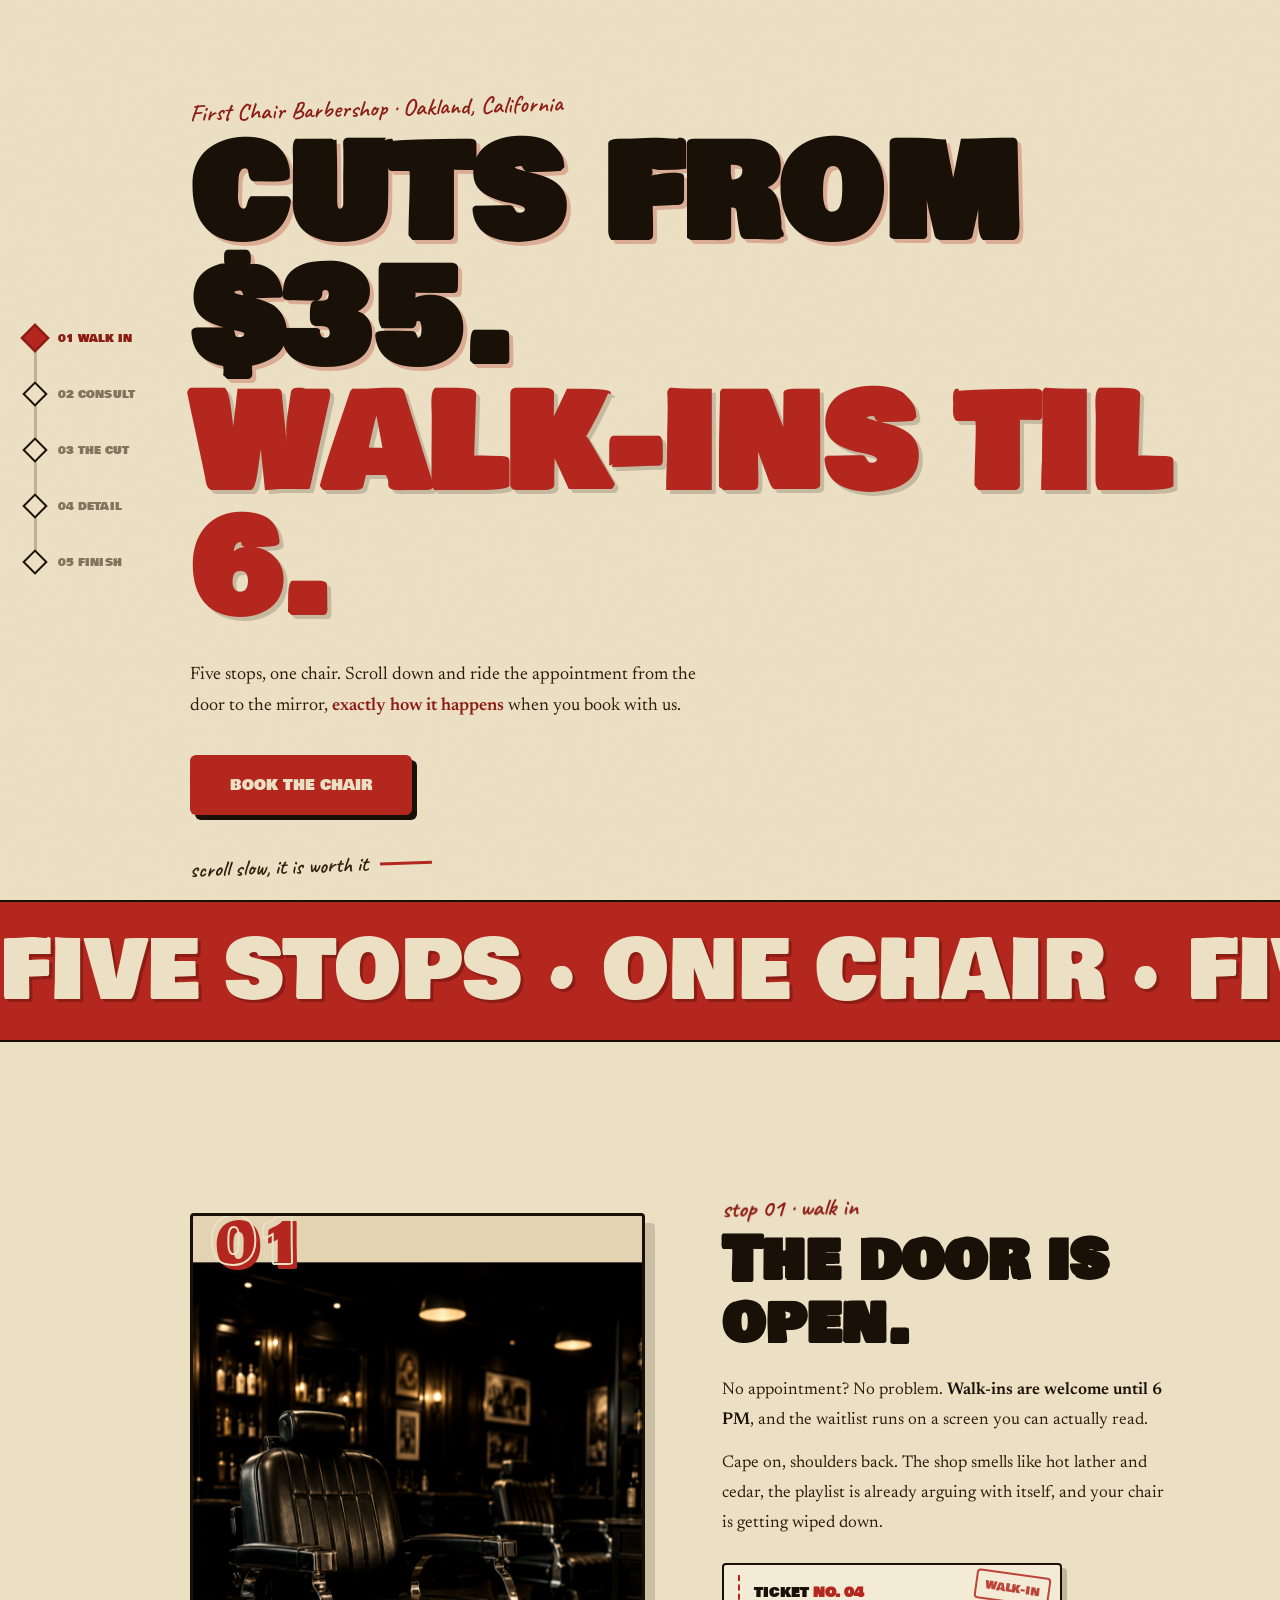
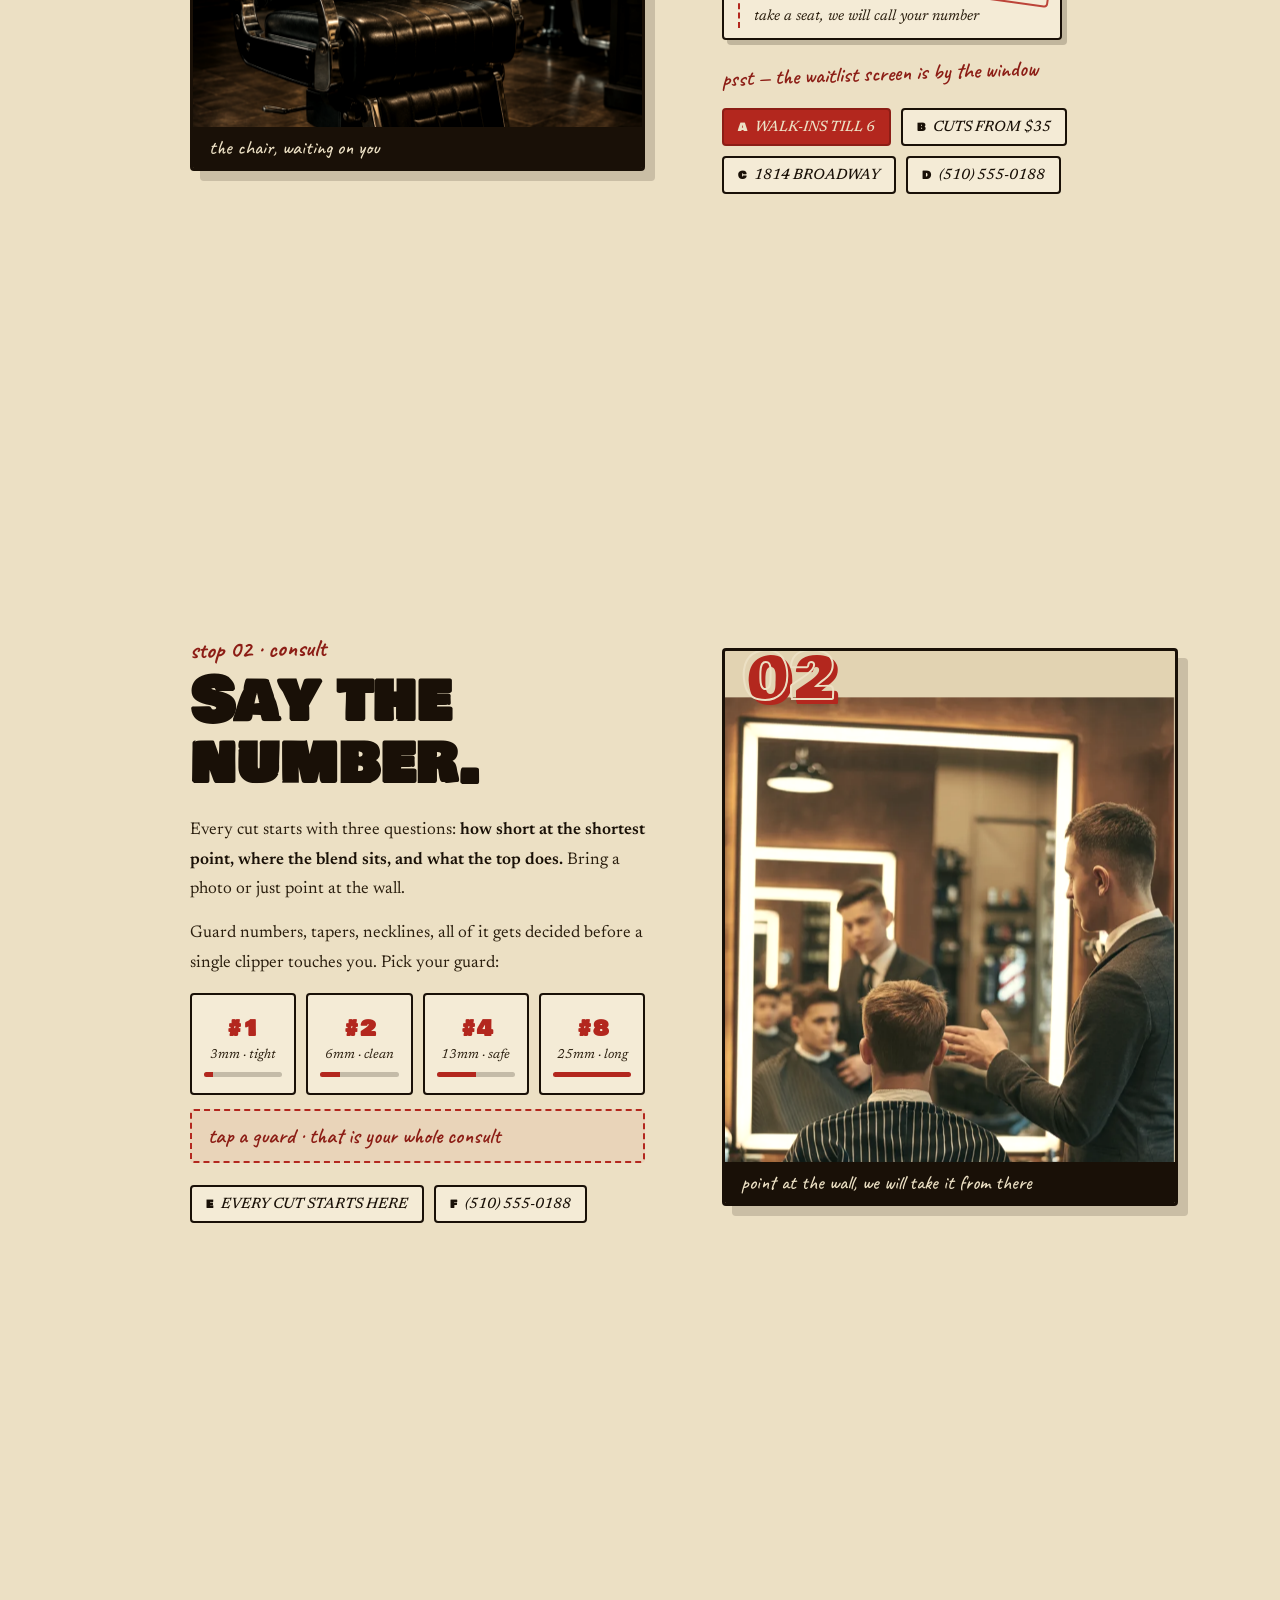
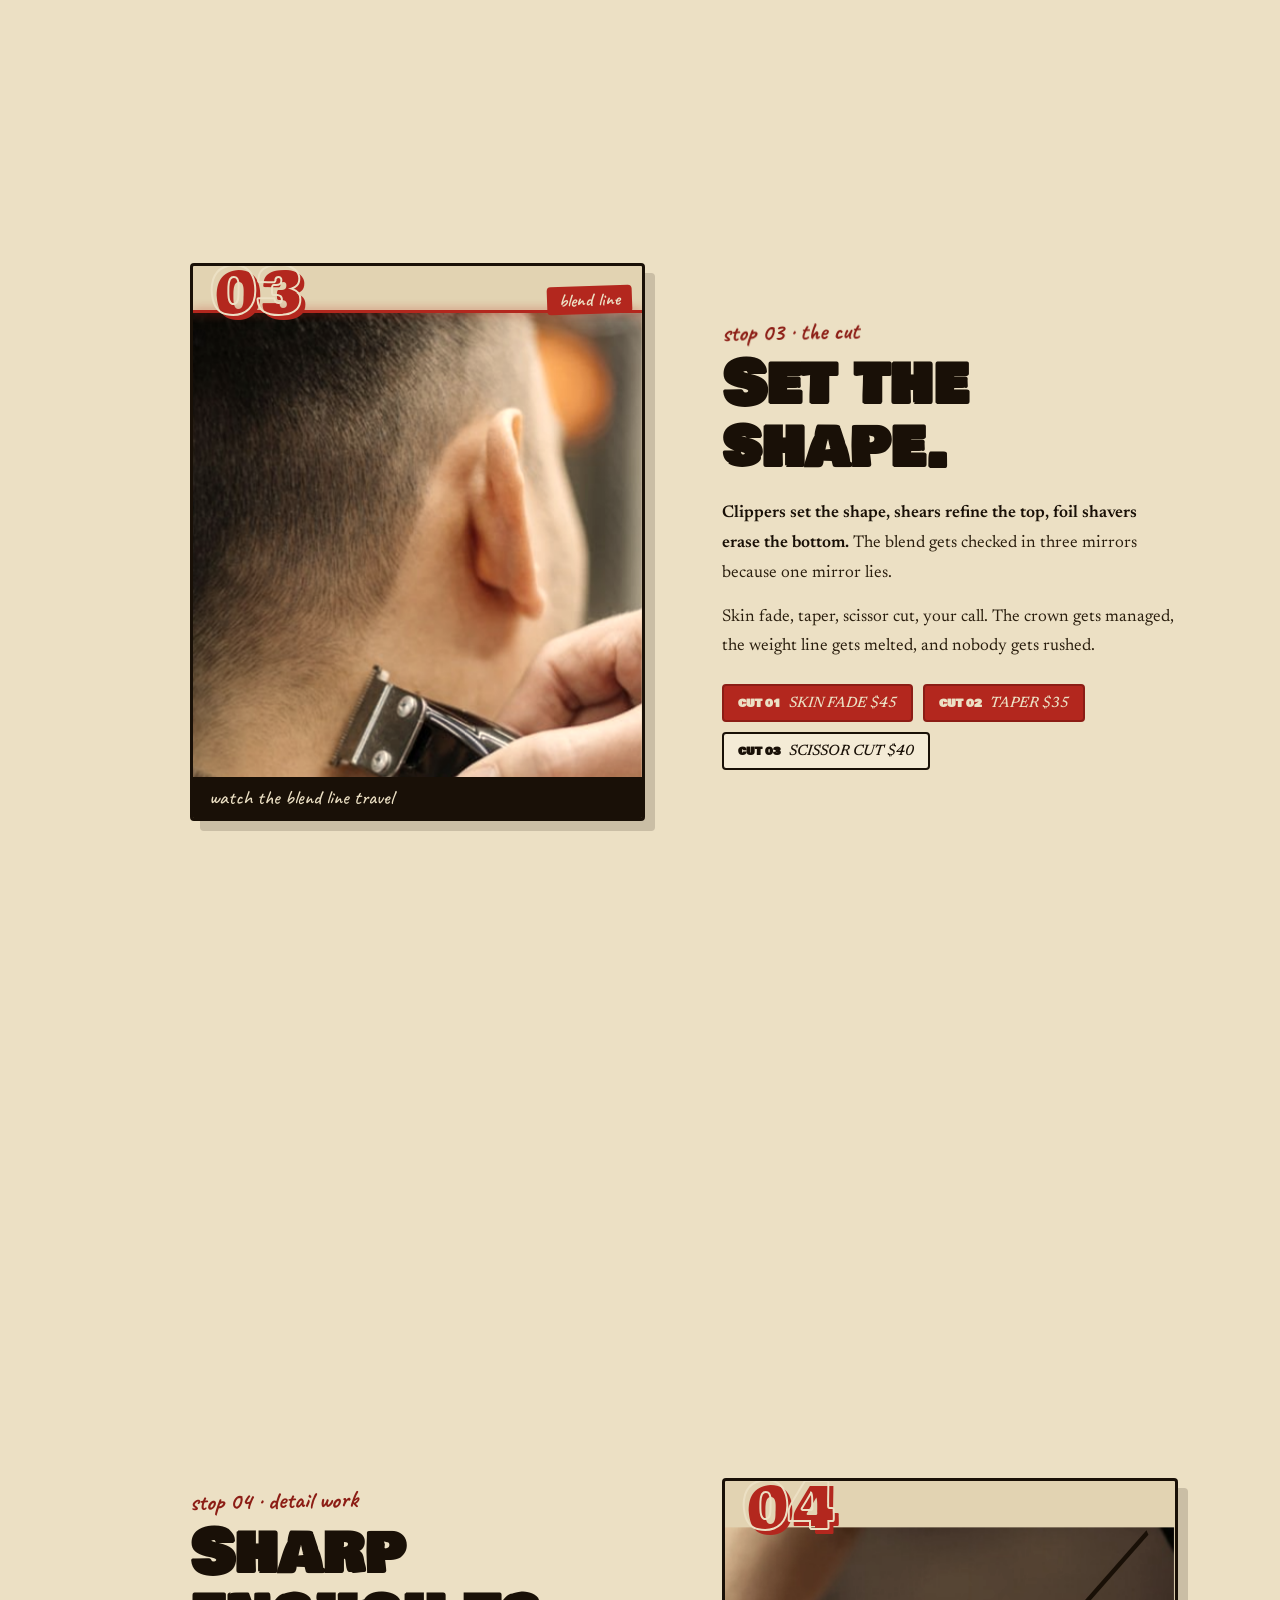
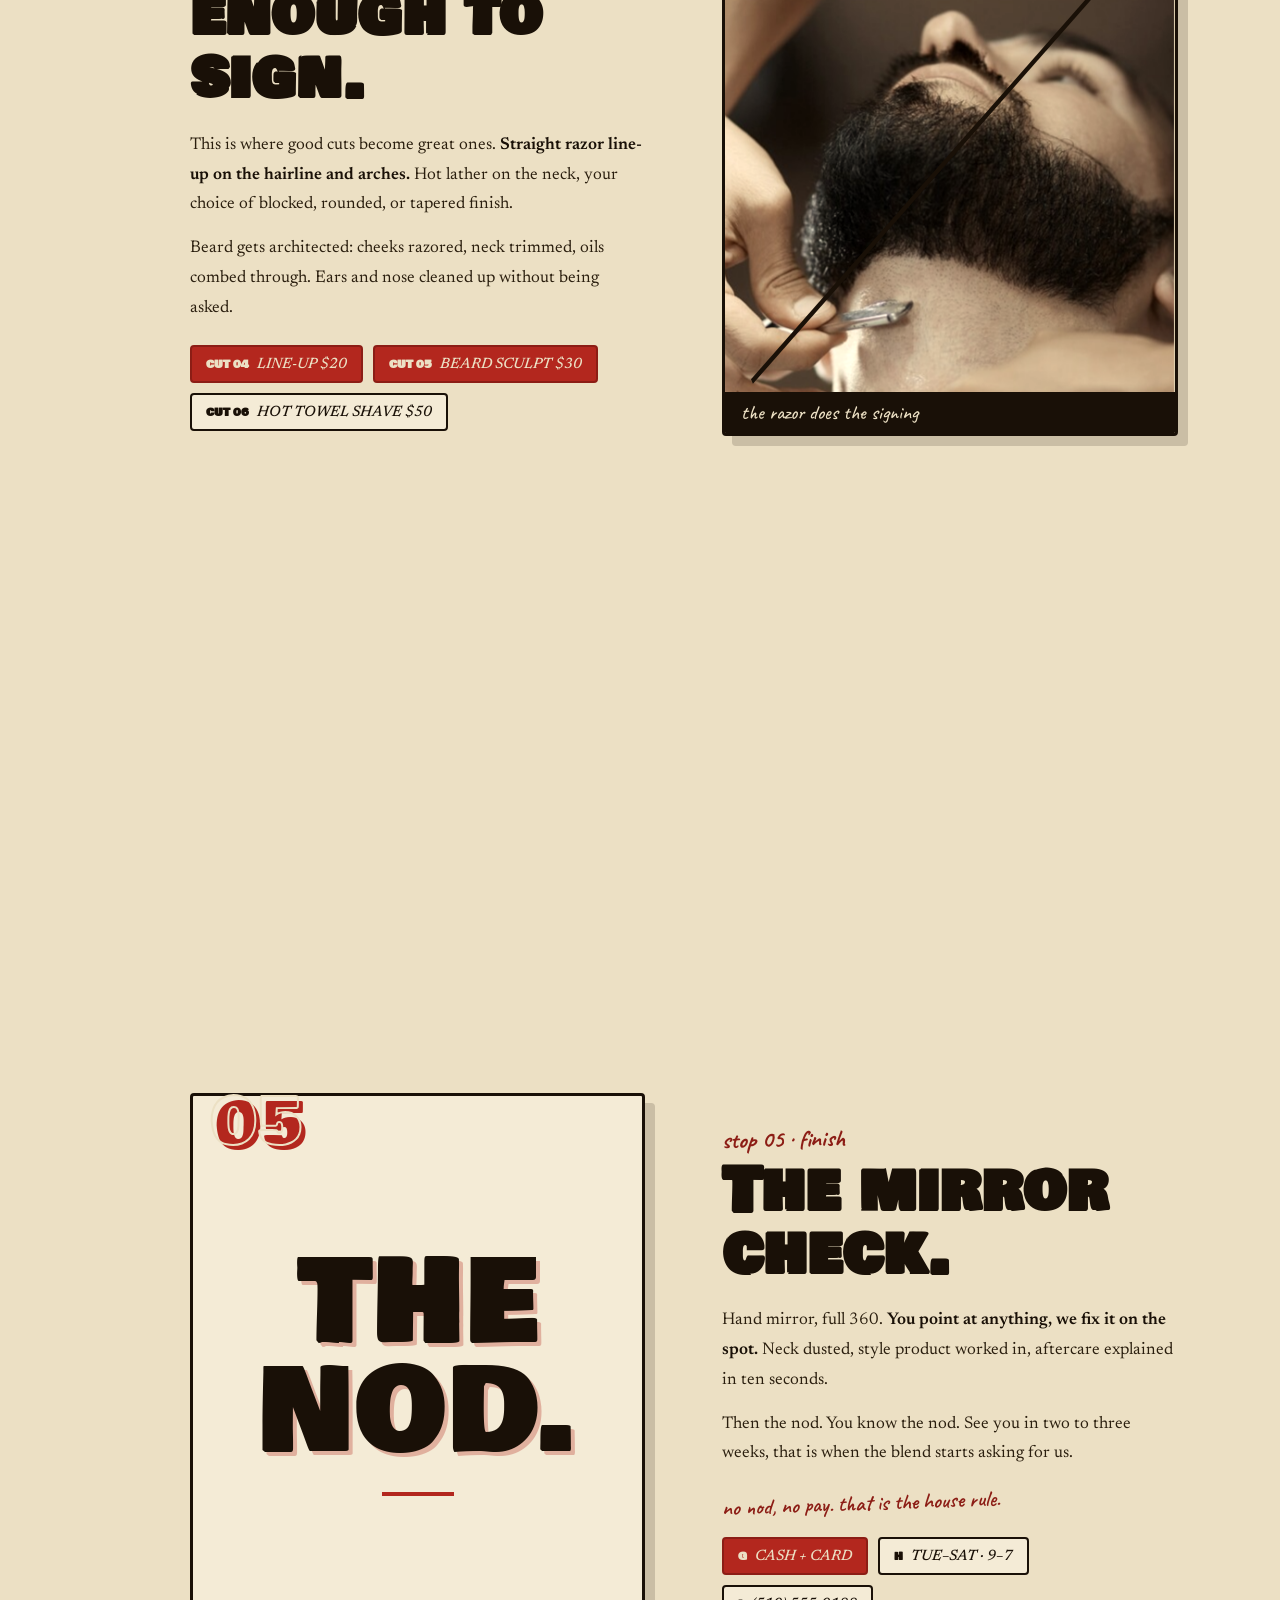
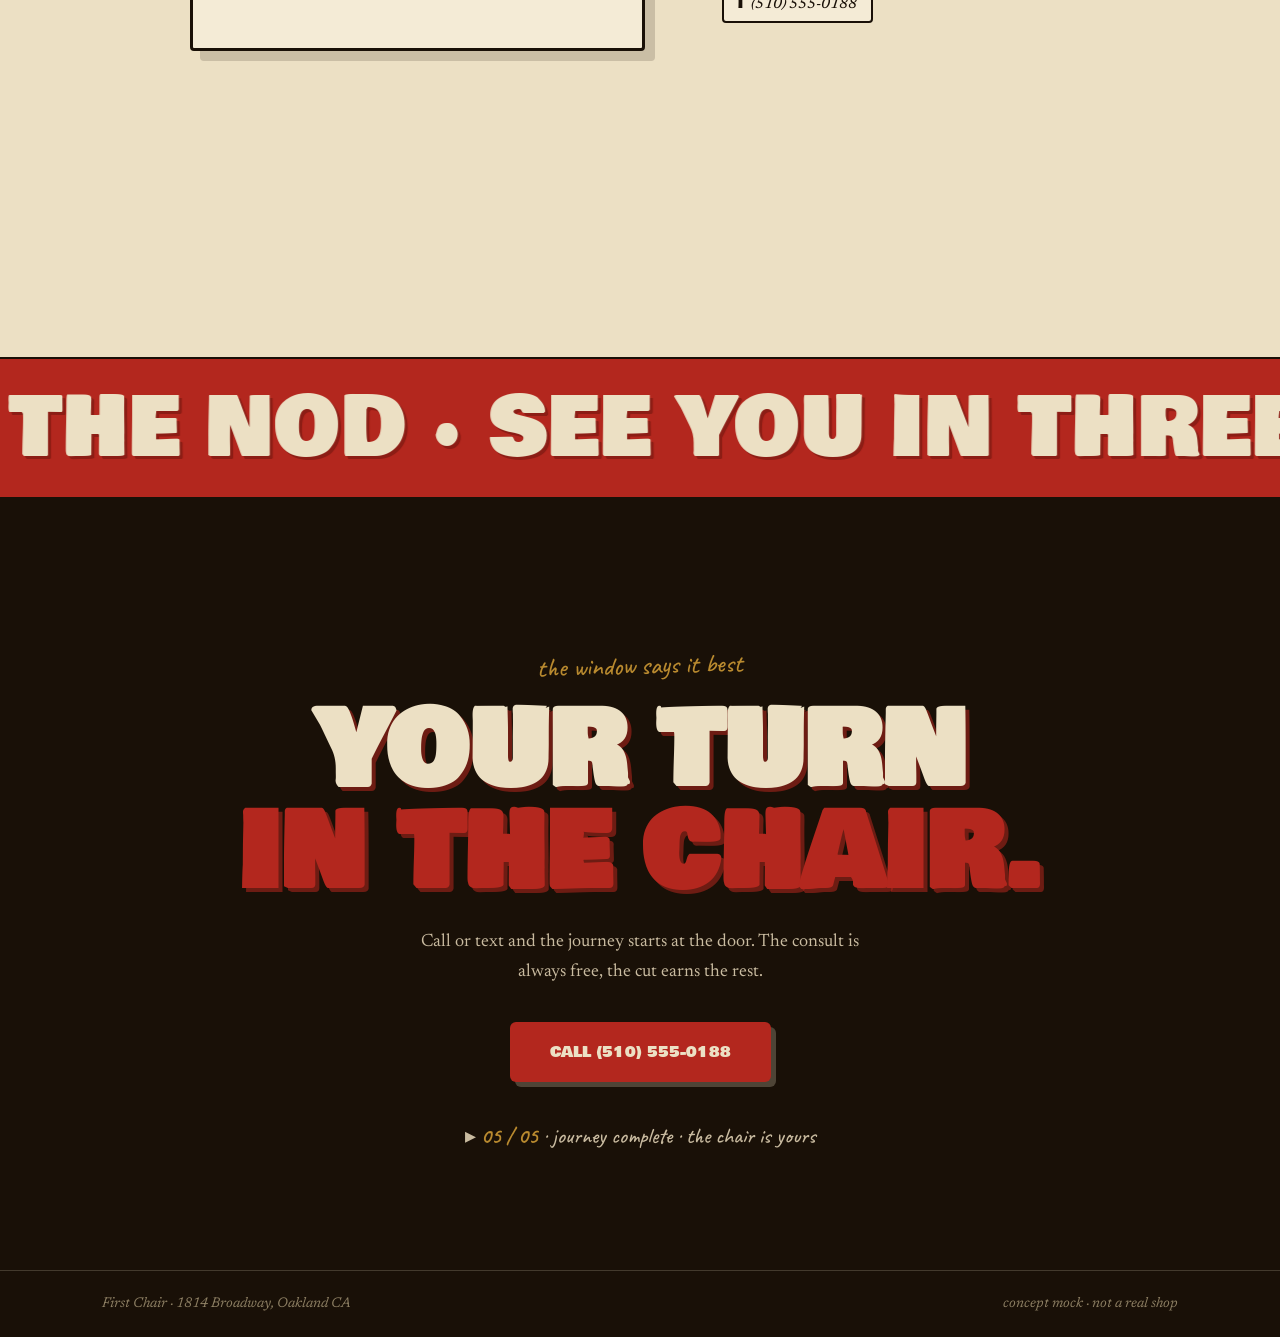
<file: first-chair/index.html>
<!DOCTYPE html>
<html lang="en">
<head>
<meta charset="UTF-8">
<meta name="viewport" content="width=device-width, initial-scale=1.0">
<title>FIRST CHAIR · The Cut Is a Journey · Oakland Barbershop</title>
<meta name="description" content="First Chair Barbershop, Oakland. Walk in, consult, cut, detail, finish. Concept mock.">
<link rel="preconnect" href="https://fonts.googleapis.com">
<link rel="preconnect" href="https://fonts.gstatic.com" crossorigin>
<style>
/* self-hosted type: no third-party font dependency */
@font-face{font-family:'Bowlby One SC';font-style:normal;font-weight:400;font-display:swap;src:url('fonts/bowlby-400.woff2') format('woff2')}
@font-face{font-family:'Newsreader';font-style:normal;font-weight:400;font-display:swap;src:url('fonts/newsreader-400.woff2') format('woff2')}
@font-face{font-family:'Newsreader';font-style:italic;font-weight:400;font-display:swap;src:url('fonts/newsreader-400-italic.woff2') format('woff2')}
@font-face{font-family:'Newsreader';font-style:normal;font-weight:500;font-display:swap;src:url('fonts/newsreader-500.woff2') format('woff2')}
@font-face{font-family:'Newsreader';font-style:italic;font-weight:500;font-display:swap;src:url('fonts/newsreader-500-italic.woff2') format('woff2')}
@font-face{font-family:'Newsreader';font-style:normal;font-weight:600;font-display:swap;src:url('fonts/newsreader-600.woff2') format('woff2')}
@font-face{font-family:'Caveat';font-style:normal;font-weight:500;font-display:swap;src:url('fonts/caveat-500.woff2') format('woff2')}
@font-face{font-family:'Caveat';font-style:normal;font-weight:600;font-display:swap;src:url('fonts/caveat-600.woff2') format('woff2')}
@font-face{font-family:'Caveat';font-style:normal;font-weight:700;font-display:swap;src:url('fonts/caveat-700.woff2') format('woff2')}
:root{
  --paper:#ECE0C4; --paper2:#E2D3B2; --card:#F4EBD6;
  --ink:#191007; --ink2:#2A1E0E;
  --red:#B3271E; --red-deep:#8C1D15;
  --brass:#B98A2F;
  --line:rgba(25,16,7,.22);
}
*{margin:0;padding:0;box-sizing:border-box}
html{scroll-behavior:smooth}
body{background:var(--paper);color:var(--ink);font-family:'Newsreader',Georgia,serif;overflow-x:hidden;-webkit-font-smoothing:antialiased}
/* faint paper grain */
body::before{content:"";position:fixed;inset:0;z-index:1;pointer-events:none;opacity:.05;
  background-image:url("data:image/svg+xml,%3Csvg xmlns='http://www.w3.org/2000/svg' width='160' height='160'%3E%3Cfilter id='n'%3E%3CfeTurbulence type='fractalNoise' baseFrequency='.9' numOctaves='2'/%3E%3C/filter%3E%3Crect width='160' height='160' filter='url(%23n)' opacity='.6'/%3E%3C/svg%3E")}
::selection{background:var(--red);color:var(--paper)}
a{color:inherit}

/* ---------- progress rail: five marks painted down the mirror ---------- */
.rail{position:fixed;left:26px;top:50%;transform:translateY(-50%);z-index:60;display:flex;flex-direction:column}
.rail .track{position:absolute;left:8px;top:16px;bottom:16px;width:3px;background:var(--line)}
.rail .fill{position:absolute;left:8px;top:16px;width:3px;background:var(--red);height:0}
.node{position:relative;display:flex;align-items:center;gap:14px;padding:19px 0;cursor:pointer;text-decoration:none}
.node .pip{width:18px;height:18px;background:var(--paper);border:2px solid var(--ink);transform:rotate(45deg);flex:none;transition:all .35s;position:relative;z-index:2}
.node .lbl{font-family:'Bowlby One SC',cursive;font-size:11px;color:var(--ink2);opacity:.55;transition:all .35s;white-space:nowrap;letter-spacing:.02em}
.node.active .pip{background:var(--red);border-color:var(--red-deep);transform:rotate(45deg) scale(1.15)}
.node.active .lbl{opacity:1;color:var(--red-deep)}
.node.done .pip{background:var(--ink)}
.topbar{display:none;position:fixed;top:0;left:0;right:0;z-index:60;background:rgba(236,224,196,.94);backdrop-filter:blur(8px);
  border-bottom:2px solid var(--ink)}
.topbar .bar{height:4px;background:var(--line)}
.topbar i{display:block;height:100%;width:0;background:var(--red)}
.topbar .trow{display:flex;justify-content:space-between;align-items:center;padding:10px 16px 12px}
.topbar span{display:block;font-family:'Bowlby One SC',cursive;font-size:11px;color:var(--ink)}
.topbar span b{color:var(--red)}
.topbar .tbook{font-family:'Bowlby One SC',cursive;font-size:10px;color:var(--paper);background:var(--red);text-decoration:none;
  border-radius:6px;padding:8px 14px;box-shadow:3px 3px 0 var(--ink)}

/* scroll-scrubbed painted type band */
.scrubband{overflow:hidden;white-space:nowrap;padding:26px 0;user-select:none;border-top:2px solid var(--ink);border-bottom:2px solid var(--ink);background:var(--red)}
.scrubtrack{display:inline-block;font-family:'Bowlby One SC',cursive;
  font-size:clamp(44px,6.4vw,104px);line-height:1.05;color:var(--paper);
  text-shadow:3px 3px 0 var(--red-deep);will-change:transform}
.hero h1 .kl{display:inline-block;will-change:transform}
.hero h1 .kw{display:inline-block;white-space:nowrap}

/* ---------- hero: painted shop-window lettering ---------- */
.hero{min-height:100vh;display:flex;flex-direction:column;justify-content:center;padding:0 8vw 0 190px;position:relative;z-index:2}
.hero .k{font-family:'Caveat',cursive;font-size:24px;font-weight:600;color:var(--red-deep);margin-bottom:18px;transform:rotate(-1.5deg)}
.hero h1{font-family:'Bowlby One SC',cursive;font-size:clamp(52px,10vw,148px);line-height:.98;color:var(--ink);
  text-shadow:4px 4px 0 rgba(179,39,30,.28)}
.hero h1 .rd{color:var(--red);text-shadow:4px 4px 0 rgba(25,16,7,.18)}
.hero p{max-width:520px;color:var(--ink2);line-height:1.7;margin-top:26px;font-size:18px}
.hero p b{color:var(--red-deep)}
.hero .cta-row{display:flex;gap:16px;margin-top:34px;flex-wrap:wrap}
.btn{display:inline-block;background:var(--red);color:var(--paper);font-family:'Bowlby One SC',cursive;font-size:15px;
  padding:18px 40px;border-radius:6px;text-decoration:none;box-shadow:5px 5px 0 var(--ink);transition:transform .25s,box-shadow .25s}
.btn:hover{transform:translate(-2px,-2px);box-shadow:7px 7px 0 var(--ink)}
.btn.ghost{background:transparent;color:var(--ink);box-shadow:inset 0 0 0 2px var(--ink)}
.scroll-cue{position:absolute;bottom:20px;left:190px;font-family:'Caveat',cursive;font-size:22px;font-weight:600;color:var(--ink2);
  display:flex;align-items:center;gap:12px;transform:rotate(-2deg)}
.scroll-cue::after{content:"";width:52px;height:3px;background:var(--red);animation:slide 1.8s ease-in-out infinite}
@keyframes slide{0%{transform:scaleX(0);transform-origin:left}50%{transform:scaleX(1);transform-origin:left}51%{transform-origin:right}100%{transform:scaleX(0);transform-origin:right}}

/* ---------- chapters: the chart on the wall ---------- */
.chapter{position:relative;z-index:2;min-height:135vh}
.chapter.short{min-height:115vh}
.ch-sticky{position:sticky;top:0;min-height:100vh;display:grid;grid-template-columns:1fr 1fr;align-items:center;gap:6vw;padding:12vh 8vw 12vh 190px;overflow:hidden}
.ch-img{position:relative;border:3px solid var(--ink);border-radius:4px;overflow:hidden;height:62vh;min-height:380px;
  box-shadow:10px 10px 0 rgba(25,16,7,.16);background:var(--paper2)}
.ch-img img{width:100%;height:120%;object-fit:cover;will-change:transform;filter:sepia(.28) contrast(1.04)}
.ch-img figcaption{position:absolute;left:0;right:0;bottom:0;background:var(--ink);color:var(--paper);
  font-family:'Caveat',cursive;font-size:20px;padding:8px 16px}
/* sign-painter layout mark */
.ch-num{position:absolute;top:-6px;left:18px;z-index:2;font-family:'Bowlby One SC',cursive;font-size:64px;line-height:1;
  color:transparent;-webkit-text-stroke:2px var(--paper)}
.ch-num::after{content:attr(data-n);position:absolute;left:5px;top:5px;color:var(--red);-webkit-text-stroke:0;z-index:-1}
/* walk-in ticket stub: real paper ticket */
.ticket{position:relative;margin:24px 0 4px;max-width:340px;background:var(--card);
  border:2px solid var(--ink);border-radius:4px;padding:16px 18px 14px 30px;transform:rotate(-1.5deg);box-shadow:5px 5px 0 rgba(25,16,7,.2)}
.ticket::before{content:"";position:absolute;left:14px;top:10px;bottom:10px;border-left:2px dashed var(--red)}
.ticket .t-no{display:block;font-family:'Bowlby One SC',cursive;font-size:14px;color:var(--ink)}
.ticket .t-no b{color:var(--red)}
.ticket .t-sub{display:block;margin-top:6px;font-size:15px;font-style:italic;color:var(--ink2)}
.ticket .stamp{position:absolute;right:10px;top:8px;font-family:'Bowlby One SC',cursive;font-size:11px;color:var(--red);
  border:2px solid var(--red);border-radius:4px;padding:4px 8px;transform:rotate(8deg);opacity:.85}
/* the cut: blend line travels down the photo as you scroll the chapter */
.blendline{position:absolute;left:0;right:0;top:12%;height:3px;pointer-events:none;background:var(--red);box-shadow:0 0 10px rgba(179,39,30,.7)}
.blendline span{position:absolute;right:10px;top:-24px;font-family:'Caveat',cursive;font-size:19px;font-weight:600;
  color:var(--paper);background:var(--red);padding:2px 12px;border-radius:4px;transform:rotate(-2deg)}
/* detail: razor-edge line draws across the photo on reveal */
.razorline{position:absolute;inset:0;width:100%;height:100%;pointer-events:none}
.razorline line{stroke:var(--ink);stroke-width:3;stroke-dasharray:480;stroke-dashoffset:480;
  transition:stroke-dashoffset 1.5s cubic-bezier(.6,0,.2,1) .35s}
.ch-img.on .razorline line{stroke-dashoffset:0}
.ch-type{position:relative;border:3px solid var(--ink);border-radius:4px;min-height:62vh;display:flex;align-items:center;justify-content:center;
  background:var(--card);box-shadow:10px 10px 0 rgba(25,16,7,.16)}
.bignod{font-family:'Bowlby One SC',cursive;font-size:clamp(64px,9vw,140px);line-height:.95;text-align:center;color:var(--ink);
  text-shadow:4px 4px 0 rgba(179,39,30,.3)}
.bignod::after{content:"";display:block;width:72px;height:4px;background:var(--red);margin:26px auto 0}
.ch-copy .step{font-family:'Caveat',cursive;font-size:24px;font-weight:700;color:var(--red-deep);margin-bottom:10px;transform:rotate(-1deg)}
.ch-copy h2{font-family:'Bowlby One SC',cursive;font-size:clamp(34px,4.8vw,64px);line-height:1.02;margin-bottom:20px;color:var(--ink)}
.ch-copy p{color:var(--ink2);line-height:1.75;font-size:17px;max-width:460px;margin-bottom:14px}
.ch-copy p b{color:var(--ink);font-weight:600}
.note{font-family:'Caveat',cursive;font-size:22px;font-weight:600;color:var(--red-deep);transform:rotate(-2deg);margin:18px 0 4px;max-width:420px}
/* chart catalogue tags */
.tagrow{display:flex;flex-wrap:wrap;gap:10px;margin-top:22px}
.tag{font-family:'Newsreader',serif;font-style:italic;font-weight:500;font-size:15px;border:2px solid var(--ink);border-radius:4px;
  padding:8px 14px;color:var(--ink);background:var(--card)}
.tag b{font-style:normal;font-family:'Bowlby One SC',cursive;font-size:11px;margin-right:8px}
.tag.hot{background:var(--red);border-color:var(--red-deep);color:var(--paper)}
.tag.hot b{color:var(--paper)}
.flip .ch-img{order:2}
.rv{opacity:0;transform:translateY(40px);transition:opacity .9s cubic-bezier(.2,.7,.2,1),transform .9s cubic-bezier(.2,.7,.2,1)}
.rv.on{opacity:1;transform:none}

/* guard scale (chapter 02 visual): chart swatches */
.guards{display:grid;grid-template-columns:repeat(4,1fr);gap:10px;margin-top:8px}
.guard{background:var(--card);border:2px solid var(--ink);border-radius:4px;padding:16px 8px;text-align:center;transition:all .25s;cursor:default}
.guard:hover{transform:translateY(-4px);box-shadow:4px 4px 0 rgba(25,16,7,.25)}
.guard b{display:block;font-family:'Bowlby One SC',cursive;font-size:22px;color:var(--red)}
.guard span{font-size:13px;font-style:italic;color:var(--ink2)}
.guard .bar{height:5px;background:var(--line);border-radius:4px;margin:10px 4px 0;overflow:hidden}
.guard .bar i{display:block;height:100%;background:var(--red)}
#guardGrid .guard{cursor:pointer}
#guardGrid .guard.sel{border-color:var(--red);transform:translateY(-4px);box-shadow:5px 5px 0 var(--red)}
.guardread{margin-top:14px;font-family:'Caveat',cursive;font-size:22px;font-weight:600;color:var(--red-deep);
  border:2px dashed var(--red);border-radius:4px;padding:10px 16px;min-height:52px;line-height:1.4;background:rgba(179,39,30,.06)}

/* ---------- finale: the shop window at night ---------- */
.finale{position:relative;z-index:2;text-align:center;padding:150px 8vw 120px;background:var(--ink);color:var(--paper)}
.finale .fk{font-family:'Caveat',cursive;font-size:26px;color:var(--brass);margin-bottom:18px;transform:rotate(-1.5deg)}
.finale h2{font-family:'Bowlby One SC',cursive;font-size:clamp(44px,8vw,116px);line-height:1;color:var(--paper);
  text-shadow:4px 4px 0 rgba(179,39,30,.55)}
.finale h2 span{color:var(--red)}
.finale p{color:#C9BBA0;margin:22px auto 0;max-width:480px;line-height:1.7;font-size:18px}
.finale .btn{box-shadow:5px 5px 0 rgba(236,224,196,.25)}
.mirror{font-family:'Caveat',cursive;font-size:22px;color:#C9BBA0;margin-top:40px}
.mirror b{color:var(--brass)}

footer{position:relative;z-index:2;background:var(--ink);color:#8d7f63;border-top:1px solid rgba(236,224,196,.2);
  padding:26px 8vw;display:flex;justify-content:space-between;gap:16px;flex-wrap:wrap;font-size:14px;font-style:italic}

@media(max-width:900px){
  .rail{display:none}.topbar{display:block}
  .hero{padding:0 6vw}.scroll-cue{left:6vw}
  .ch-sticky{grid-template-columns:1fr;padding:10vh 6vw;gap:26px}
  .flip .ch-img{order:0}
  .ch-img{height:38vh;min-height:260px}
  .ch-num{font-size:48px}
}
@media(prefers-reduced-motion:reduce){
  *,*::before,*::after{animation-duration:.001s!important;transition-duration:.001s!important}
  .ch-sticky{position:relative;min-height:auto}
  .chapter{min-height:auto}
}
</style>
    <link rel="canonical" href="https://ai-webdesign-lab.vercel.app/first-chair/" />
    <meta property="og:type" content="website" />
    <meta property="og:site_name" content="FIRST CHAIR" />
    <meta property="og:title" content="FIRST CHAIR · The Cut Is a Journey · Oakland Barbershop" />
    <meta property="og:description" content="First Chair Barbershop, Oakland. Walk in, consult, cut, detail, finish. Concept mock." />
    <meta property="og:url" content="https://ai-webdesign-lab.vercel.app/first-chair/" />
    <meta name="twitter:card" content="summary" />
    <meta name="twitter:title" content="FIRST CHAIR · The Cut Is a Journey · Oakland Barbershop" />
    <meta name="twitter:description" content="First Chair Barbershop, Oakland. Walk in, consult, cut, detail, finish. Concept mock." />
    <script type="application/ld+json">
    {
      "@context": "https://schema.org",
      "@type": "WebSite",
      "name": "FIRST CHAIR",
      "url": "https://ai-webdesign-lab.vercel.app/first-chair/"
    }
    </script>
  </head>
<body>

<div class="topbar"><div class="bar"><i id="topFill"></i></div><div class="trow"><span id="stopLabel"><b>01</b> · WALK IN</span><a class="tbook" href="tel:+15105550188">BOOK →</a></div></div>

<nav class="rail" id="rail">
  <div class="track"></div><div class="fill" id="railFill"></div>
  <a class="node" href="#walkin" data-t="walkin"><span class="pip"></span><span class="lbl">01 WALK IN</span></a>
  <a class="node" href="#consult" data-t="consult"><span class="pip"></span><span class="lbl">02 CONSULT</span></a>
  <a class="node" href="#cut" data-t="cut"><span class="pip"></span><span class="lbl">03 THE CUT</span></a>
  <a class="node" href="#detail" data-t="detail"><span class="pip"></span><span class="lbl">04 DETAIL</span></a>
  <a class="node" href="#finish" data-t="finish"><span class="pip"></span><span class="lbl">05 FINISH</span></a>
</nav>

<header class="hero">
  <div class="k">First Chair Barbershop · Oakland, California</div>
  <h1>CUTS FROM $35.<br><span class="rd">WALK-INS TIL 6.</span></h1>
  <p>Five stops, one chair. Scroll down and ride the appointment from the door to the mirror, <b>exactly how it happens</b> when you book with us.</p>
  <div class="cta-row">
    <a class="btn" href="tel:+15105550188">BOOK THE CHAIR</a>
  </div>
  <div class="scroll-cue">scroll slow, it is worth it</div>
</header>

<div class="scrubband" aria-hidden="true"><div class="scrubtrack">FIVE STOPS · ONE CHAIR · FIVE STOPS · ONE CHAIR · </div></div>

<!-- 01 WALK IN -->
<div class="chapter short" id="walkin"><div class="ch-sticky">
  <div class="ch-img rv"><span class="ch-num" data-n="01">01</span>
    <img data-plx src="../assets/fc-walkin.png" alt="Empty barber chair under warm lights" loading="lazy">
    <figcaption>the chair, waiting on you</figcaption></div>
  <div class="ch-copy rv">
    <div class="step">stop 01 · walk in</div>
    <h2>The door is open.</h2>
    <p>No appointment? No problem. <b>Walk-ins are welcome until 6 PM</b>, and the waitlist runs on a screen you can actually read.</p>
    <p>Cape on, shoulders back. The shop smells like hot lather and cedar, the playlist is already arguing with itself, and your chair is getting wiped down.</p>
    <div class="ticket rv"><span class="stamp">WALK-IN</span><span class="t-no">TICKET <b>NO. 04</b></span><span class="t-sub">take a seat, we will call your number</span></div>
    <div class="note">psst — the waitlist screen is by the window</div>
    <div class="tagrow"><span class="tag hot"><b>A</b>WALK-INS TILL 6</span><span class="tag"><b>B</b>CUTS FROM $35</span><span class="tag"><b>C</b>1814 BROADWAY</span><span class="tag"><b>D</b>(510) 555-0188</span></div>
  </div>
</div></div>

<!-- 02 CONSULT -->
<div class="chapter flip" id="consult"><div class="ch-sticky">
  <div class="ch-img rv"><span class="ch-num" data-n="02">02</span>
    <img data-plx src="../assets/fc-consult.webp" alt="Barber consulting with client at the mirror" loading="lazy">
    <figcaption>point at the wall, we will take it from there</figcaption></div>
  <div class="ch-copy rv">
    <div class="step">stop 02 · consult</div>
    <h2>Say the number.</h2>
    <p>Every cut starts with three questions: <b>how short at the shortest point, where the blend sits, and what the top does.</b> Bring a photo or just point at the wall.</p>
    <p>Guard numbers, tapers, necklines, all of it gets decided before a single clipper touches you. Pick your guard:</p>
    <div class="guards" id="guardGrid">
      <div class="guard" data-say="Your call: #1, 3mm. Skin-tight on the sides, the blend rides high."><b>#1</b><span>3mm · tight</span><div class="bar"><i style="width:12%"></i></div></div>
      <div class="guard" data-say="Your call: #2, 6mm. The classic clean fade, blend sits mid-scalp."><b>#2</b><span>6mm · clean</span><div class="bar"><i style="width:25%"></i></div></div>
      <div class="guard" data-say="Your call: #4, 13mm. Safe length, soft blend, office-proof."><b>#4</b><span>13mm · safe</span><div class="bar"><i style="width:50%"></i></div></div>
      <div class="guard" data-say="Your call: #8, 25mm. Length kept up top, scissor blend, barely a fade."><b>#8</b><span>25mm · long</span><div class="bar"><i style="width:100%"></i></div></div>
    </div>
    <div class="guardread" id="guardRead">tap a guard · that is your whole consult</div>
    <div class="tagrow"><span class="tag"><b>E</b>EVERY CUT STARTS HERE</span><span class="tag"><b>F</b>(510) 555-0188</span></div>
  </div>
</div></div>

<!-- 03 THE CUT -->
<div class="chapter" id="cut"><div class="ch-sticky">
  <div class="ch-img rv"><span class="ch-num" data-n="03">03</span>
    <img data-plx src="../assets/fc-cut.jpg" alt="Trimmer cleaning up the neckline" loading="lazy">
    <figcaption>watch the blend line travel</figcaption>
    <div class="blendline" id="blendLine"><span>blend line</span></div></div>
  <div class="ch-copy rv">
    <div class="step">stop 03 · the cut</div>
    <h2>Set the shape.</h2>
    <p><b>Clippers set the shape, shears refine the top, foil shavers erase the bottom.</b> The blend gets checked in three mirrors because one mirror lies.</p>
    <p>Skin fade, taper, scissor cut, your call. The crown gets managed, the weight line gets melted, and nobody gets rushed.</p>
    <div class="tagrow"><span class="tag hot"><b>CUT 01</b>SKIN FADE $45</span><span class="tag hot"><b>CUT 02</b>TAPER $35</span><span class="tag"><b>CUT 03</b>SCISSOR CUT $40</span></div>
  </div>
</div></div>

<!-- 04 DETAIL -->
<div class="chapter flip" id="detail"><div class="ch-sticky">
  <div class="ch-img rv"><span class="ch-num" data-n="04">04</span>
    <img data-plx src="../assets/fc-detail.jpg" alt="Straight razor on the neck" loading="lazy">
    <figcaption>the razor does the signing</figcaption>
    <svg class="razorline" viewBox="0 0 400 300" preserveAspectRatio="none" aria-hidden="true"><line x1="24" y1="272" x2="376" y2="28"/></svg></div>
  <div class="ch-copy rv">
    <div class="step">stop 04 · detail work</div>
    <h2>Sharp enough to sign.</h2>
    <p>This is where good cuts become great ones. <b>Straight razor line-up on the hairline and arches.</b> Hot lather on the neck, your choice of blocked, rounded, or tapered finish.</p>
    <p>Beard gets architected: cheeks razored, neck trimmed, oils combed through. Ears and nose cleaned up without being asked.</p>
    <div class="tagrow"><span class="tag hot"><b>CUT 04</b>LINE-UP $20</span><span class="tag hot"><b>CUT 05</b>BEARD SCULPT $30</span><span class="tag"><b>CUT 06</b>HOT TOWEL SHAVE $50</span></div>
  </div>
</div></div>

<!-- 05 FINISH -->
<div class="chapter short" id="finish"><div class="ch-sticky">
  <div class="ch-type rv"><span class="ch-num" data-n="05">05</span>
    <div class="bignod">THE<br>NOD.</div></div>
  <div class="ch-copy rv">
    <div class="step">stop 05 · finish</div>
    <h2>The mirror check.</h2>
    <p>Hand mirror, full 360. <b>You point at anything, we fix it on the spot.</b> Neck dusted, style product worked in, aftercare explained in ten seconds.</p>
    <p>Then the nod. You know the nod. See you in two to three weeks, that is when the blend starts asking for us.</p>
    <div class="note">no nod, no pay. that is the house rule.</div>
    <div class="tagrow"><span class="tag hot"><b>G</b>CASH + CARD</span><span class="tag"><b>H</b>TUE–SAT · 9–7</span><span class="tag"><b>I</b>(510) 555-0188</span></div>
  </div>
</div></div>

<div class="scrubband flip" aria-hidden="true"><div class="scrubtrack">THE NOD · SEE YOU IN THREE WEEKS · THE NOD · SEE YOU IN THREE WEEKS · </div></div>

<div class="finale">
  <div class="fk rv">the window says it best</div>
  <h2 class="rv">YOUR TURN<br><span>IN THE CHAIR.</span></h2>
  <p class="rv">Call or text and the journey starts at the door. The consult is always free, the cut earns the rest.</p>
  <div class="rv" style="margin-top:34px"><a class="btn" href="tel:+15105550188">CALL (510) 555-0188</a></div>
  <div class="mirror rv">▸ <b>05 / 05</b> · journey complete · the chair is yours</div>
</div>

<footer>
  <span>First Chair · 1814 Broadway, Oakland CA</span>
  <span>concept mock · not a real shop</span>
</footer>

<script>
// ---------- chapter tracking ----------
const RM_FC = matchMedia('(prefers-reduced-motion: reduce)').matches;
function splitLetters(el){
  const walker = document.createTreeWalker(el, NodeFilter.SHOW_TEXT);
  const nodes = [];
  while(walker.nextNode()) nodes.push(walker.currentNode);
  nodes.forEach(n=>{
    const frag = document.createDocumentFragment();
    n.textContent.split(/(\s+)/).forEach(part=>{
      if(part === '') return;
      if(/^\s+$/.test(part)){ frag.appendChild(document.createTextNode(' ')); return; }
      const w = document.createElement('span'); w.className = 'kw';
      [...part].forEach(ch=>{
        const s = document.createElement('span'); s.className = 'kl'; s.textContent = ch;
        w.appendChild(s);
      });
      frag.appendChild(w);
    });
    n.parentNode.replaceChild(frag, n);
  });
  return [...el.querySelectorAll('.kl')];
}
const heroH1 = document.querySelector('.hero h1');
const heroKL = RM_FC ? [] : splitLetters(heroH1);
const bands = [...document.querySelectorAll('.scrubband')].map(b=>{
  const t = b.querySelector('.scrubtrack');
  t.innerHTML += t.innerHTML + t.innerHTML;
  return {el:b, track:t, flip:b.classList.contains('flip')};
});
const chapters = ['walkin','consult','cut','detail','finish'];
const nodes = document.querySelectorAll('.node');
const railFill = document.getElementById('railFill');
const topFill = document.getElementById('topFill');
const rail = document.getElementById('rail');
const stopLabel = document.getElementById('stopLabel');
const stopNames = ['<b>01</b> · WALK IN','<b>02</b> · CONSULT','<b>03</b> · THE CUT','<b>04</b> · DETAIL','<b>05</b> · FINISH'];

function update(){
  const vh = innerHeight;
  const doc = document.documentElement.scrollHeight - vh;
  const y = scrollY;
  topFill.style.width = (doc > 0 ? (y/doc)*100 : 0) + '%';
  const railH = rail.offsetHeight - 32;
  let activeIdx = 0;
  chapters.forEach((id, i)=>{
    const el = document.getElementById(id);
    const r = el.getBoundingClientRect();
    if(r.top < vh*0.55) activeIdx = i;
  });
  nodes.forEach((n, i)=>{
    n.classList.toggle('active', i === activeIdx);
    n.classList.toggle('done', i < activeIdx);
  });
  if(stopLabel) stopLabel.innerHTML = stopNames[activeIdx];
  railFill.style.height = (railH * (activeIdx/(chapters.length-1))) + 'px';
  document.querySelectorAll('[data-plx]').forEach(img=>{
    const r = img.closest('.ch-sticky').getBoundingClientRect();
    const prog = (vh - r.top) / (vh + r.height);
    const c = Math.min(1, Math.max(0, prog));
    img.style.transform = `translateY(${((c-0.5)*-14).toFixed(2)}%)`;
  });
  const cutEl = document.getElementById('cut');
  const blendLine = document.getElementById('blendLine');
  if(cutEl && blendLine){
    const cr = cutEl.getBoundingClientRect();
    const cp = Math.min(1, Math.max(0, (vh*0.9 - cr.top) / (vh*0.9 + cr.height*0.6)));
    blendLine.style.top = (8 + cp*80).toFixed(2) + '%';
  }
  if(heroKL.length){
    const spread = Math.min(1, y / vh);
    const c = (heroKL.length - 1) / 2;
    heroKL.forEach((s,i)=>{ s.style.transform = 'translateX(' + ((i - c) * spread * 14).toFixed(1) + 'px)'; });
  }
  if(!RM_FC) bands.forEach(b=>{
    const r = b.el.getBoundingClientRect();
    const prog = Math.min(1, Math.max(0, (vh - r.top) / (vh + r.height)));
    const x = b.flip ? (-33.333 + prog*33.333) : (-prog*33.333);
    b.track.style.transform = 'translateX(' + x.toFixed(2) + '%)';
  });
}
let tick = false;
addEventListener('scroll', ()=>{ if(!tick){ requestAnimationFrame(()=>{ update(); tick=false; }); tick=true; } }, {passive:true});
addEventListener('resize', update);
update();

const guardGrid = document.getElementById('guardGrid');
const guardRead = document.getElementById('guardRead');
if(guardGrid){
  guardGrid.querySelectorAll('.guard').forEach(g=>{
    g.addEventListener('click', ()=>{
      guardGrid.querySelectorAll('.guard').forEach(x=>x.classList.remove('sel'));
      g.classList.add('sel');
      guardRead.textContent = g.dataset.say;
    });
  });
}

const io = new IntersectionObserver(es=>es.forEach(e=>{ if(e.isIntersecting){ e.target.classList.add('on'); io.unobserve(e.target);} }),{threshold:.15});
document.querySelectorAll('.rv').forEach(el=>io.observe(el));
</script>
</body>
</html>
</file>
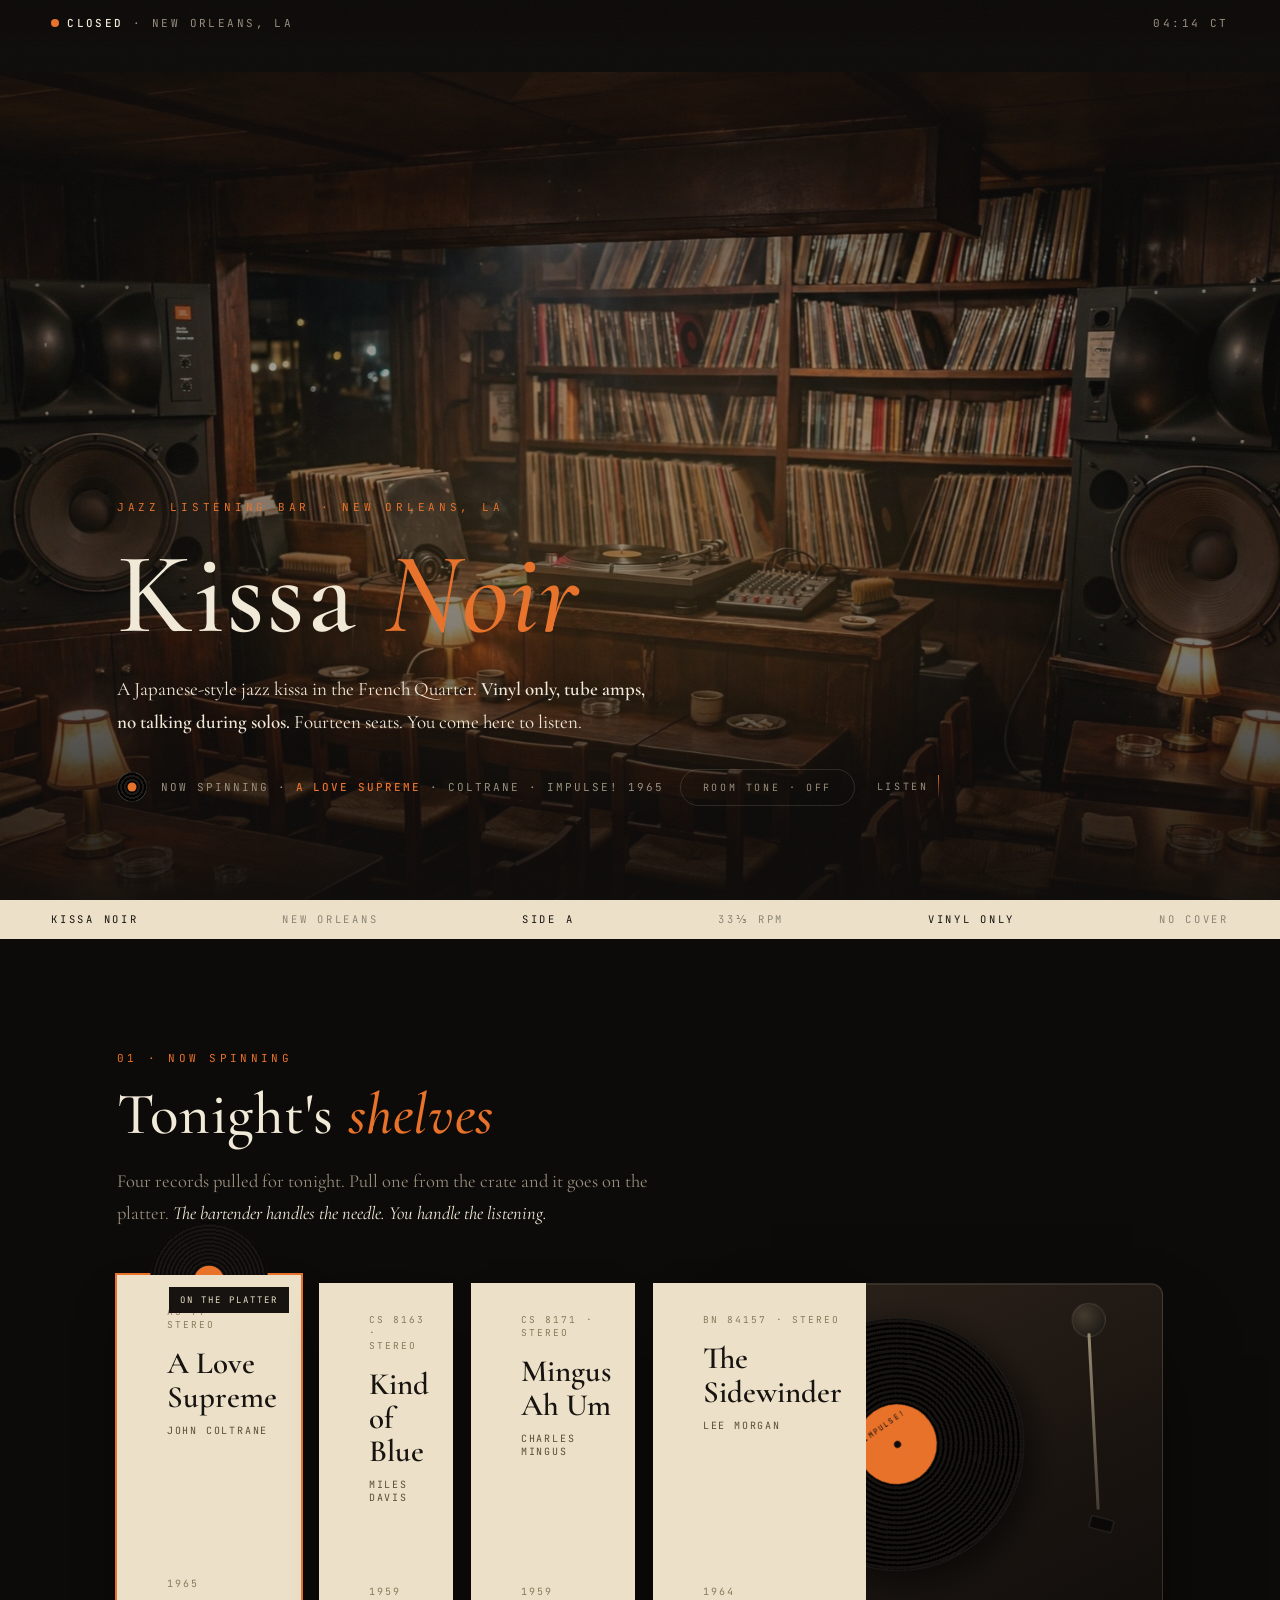
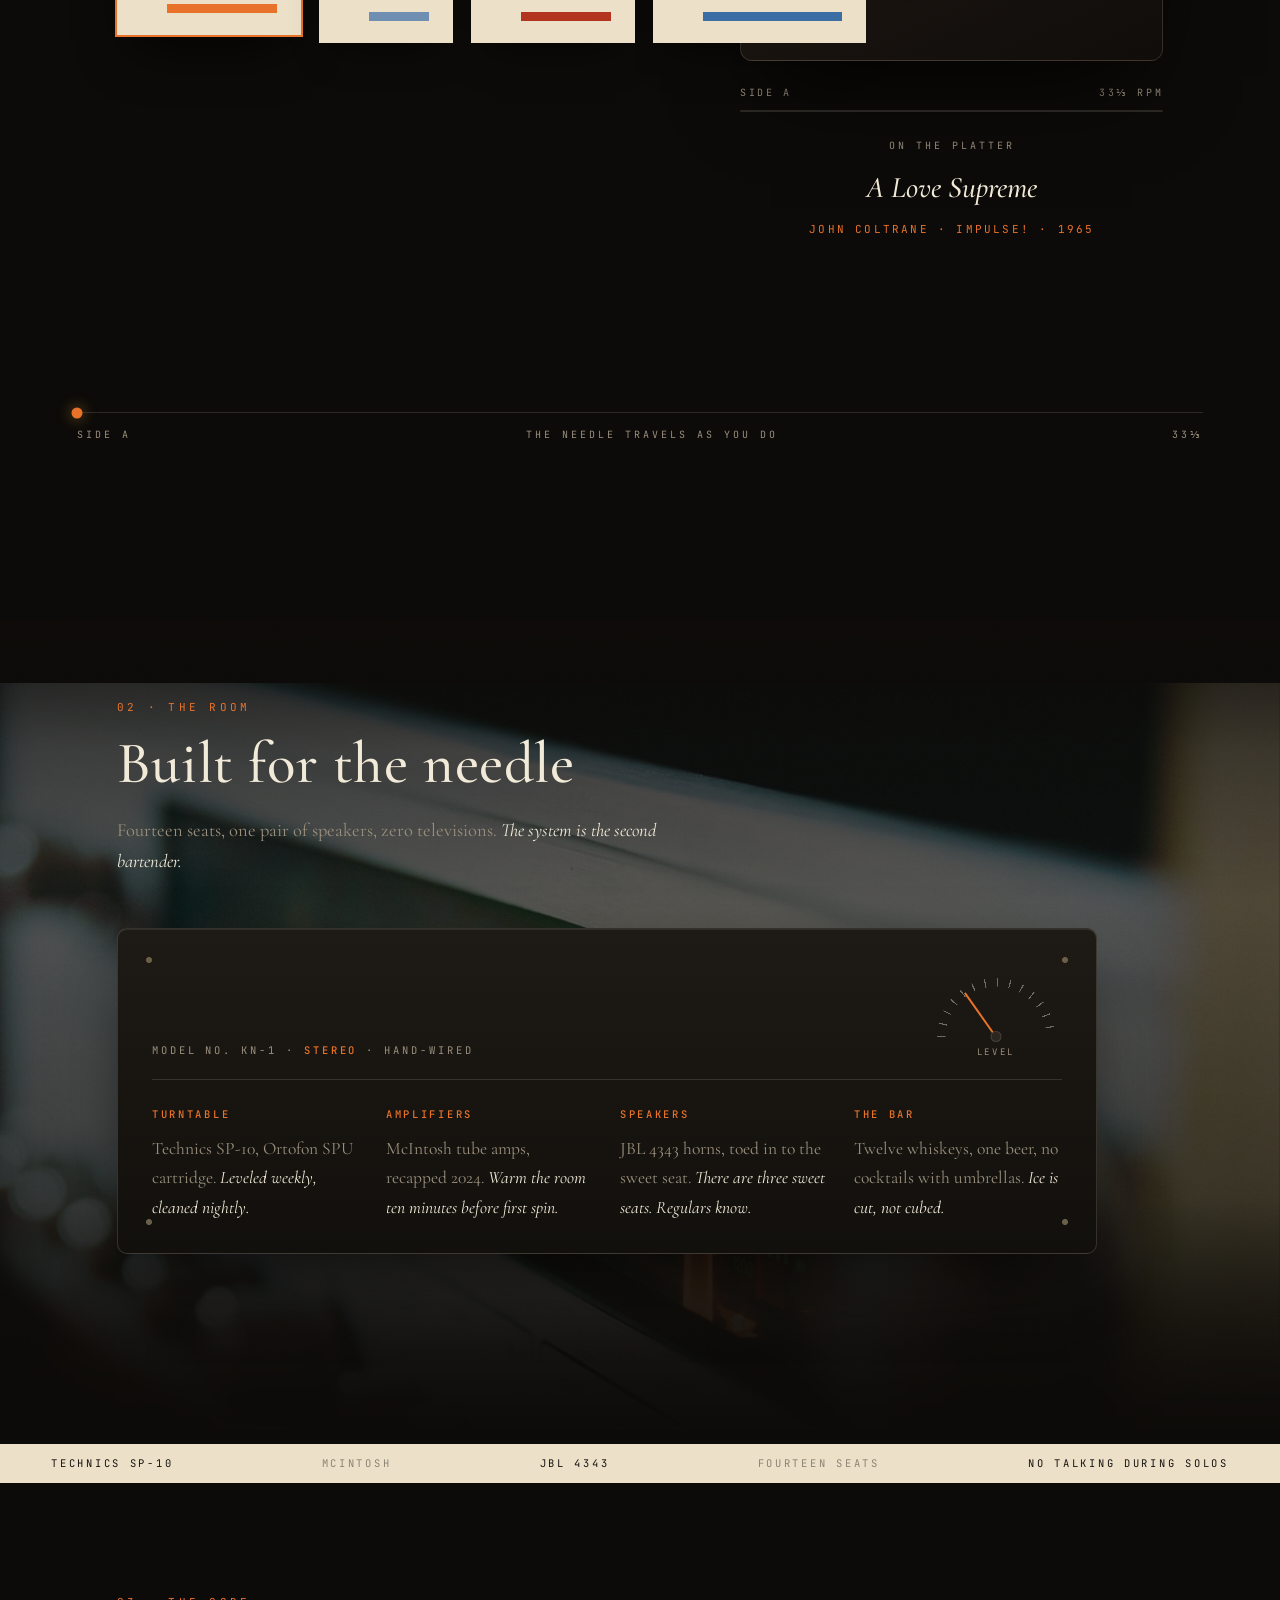
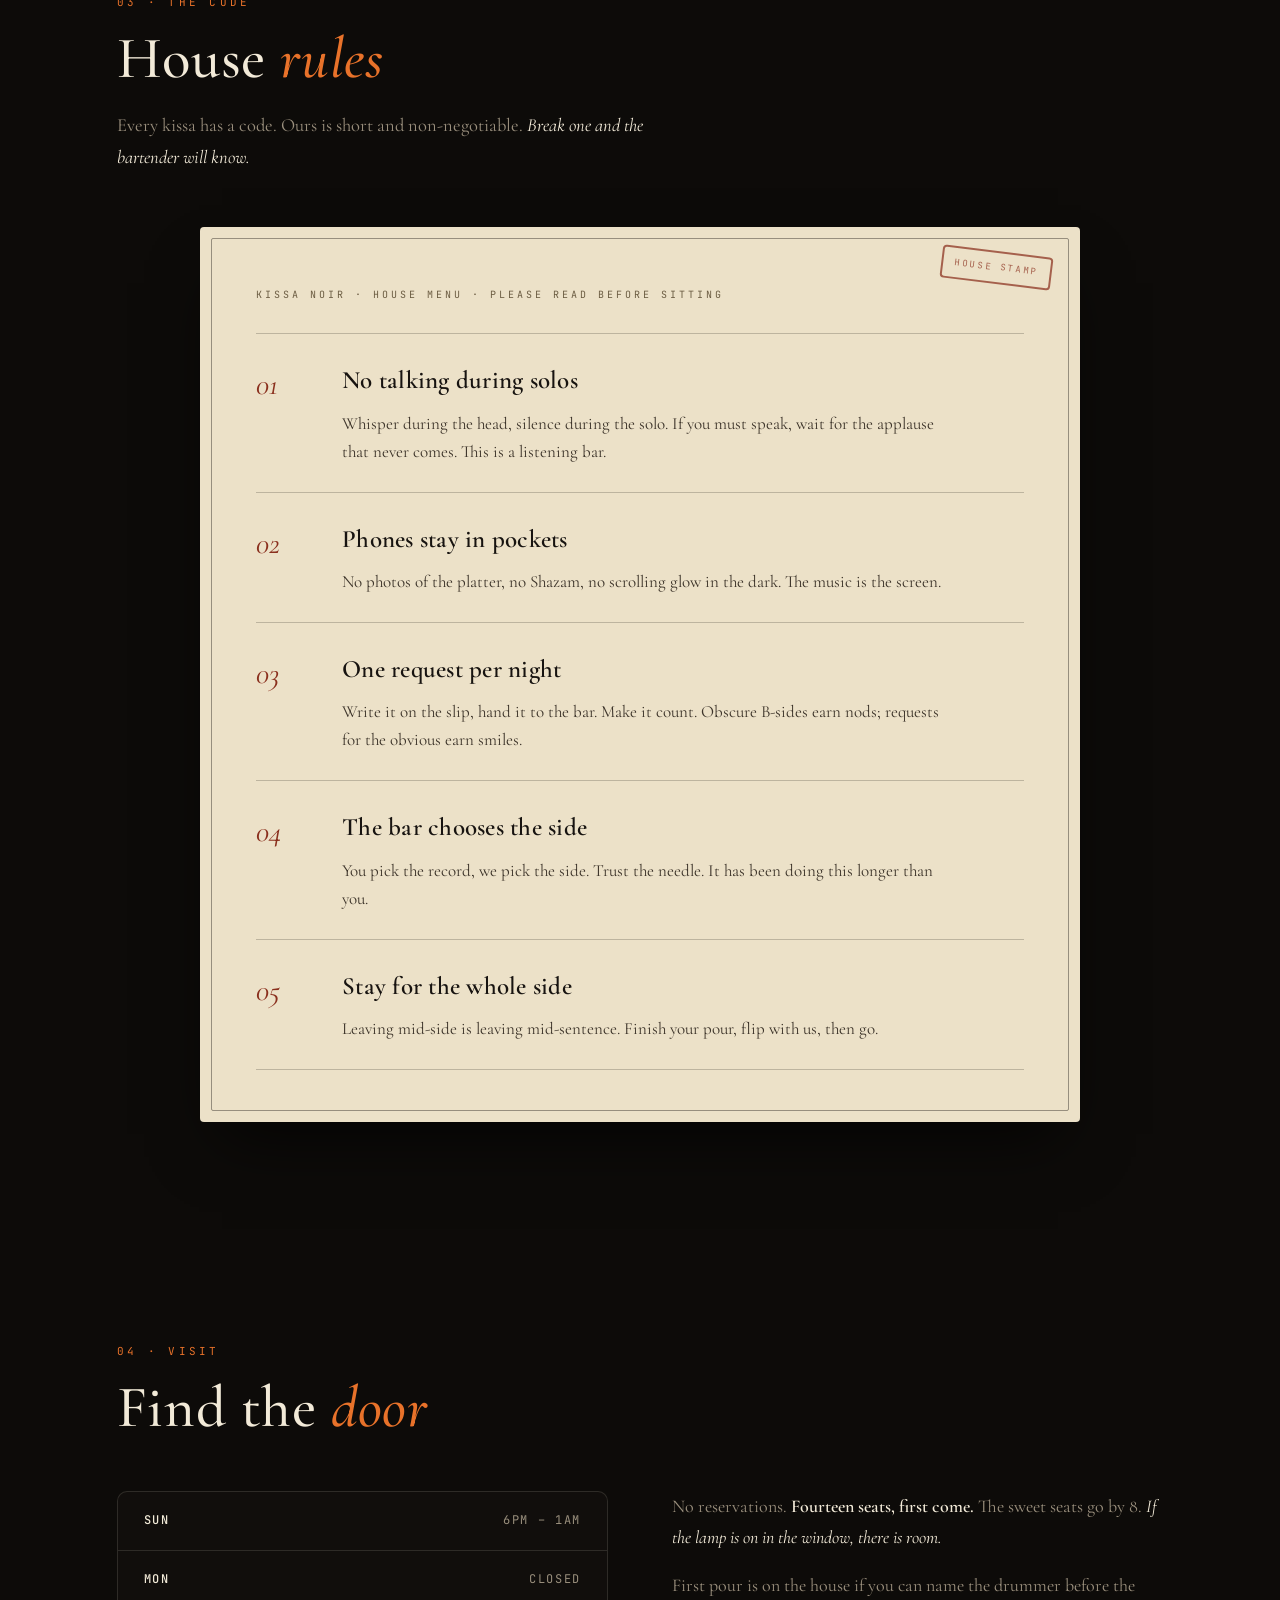
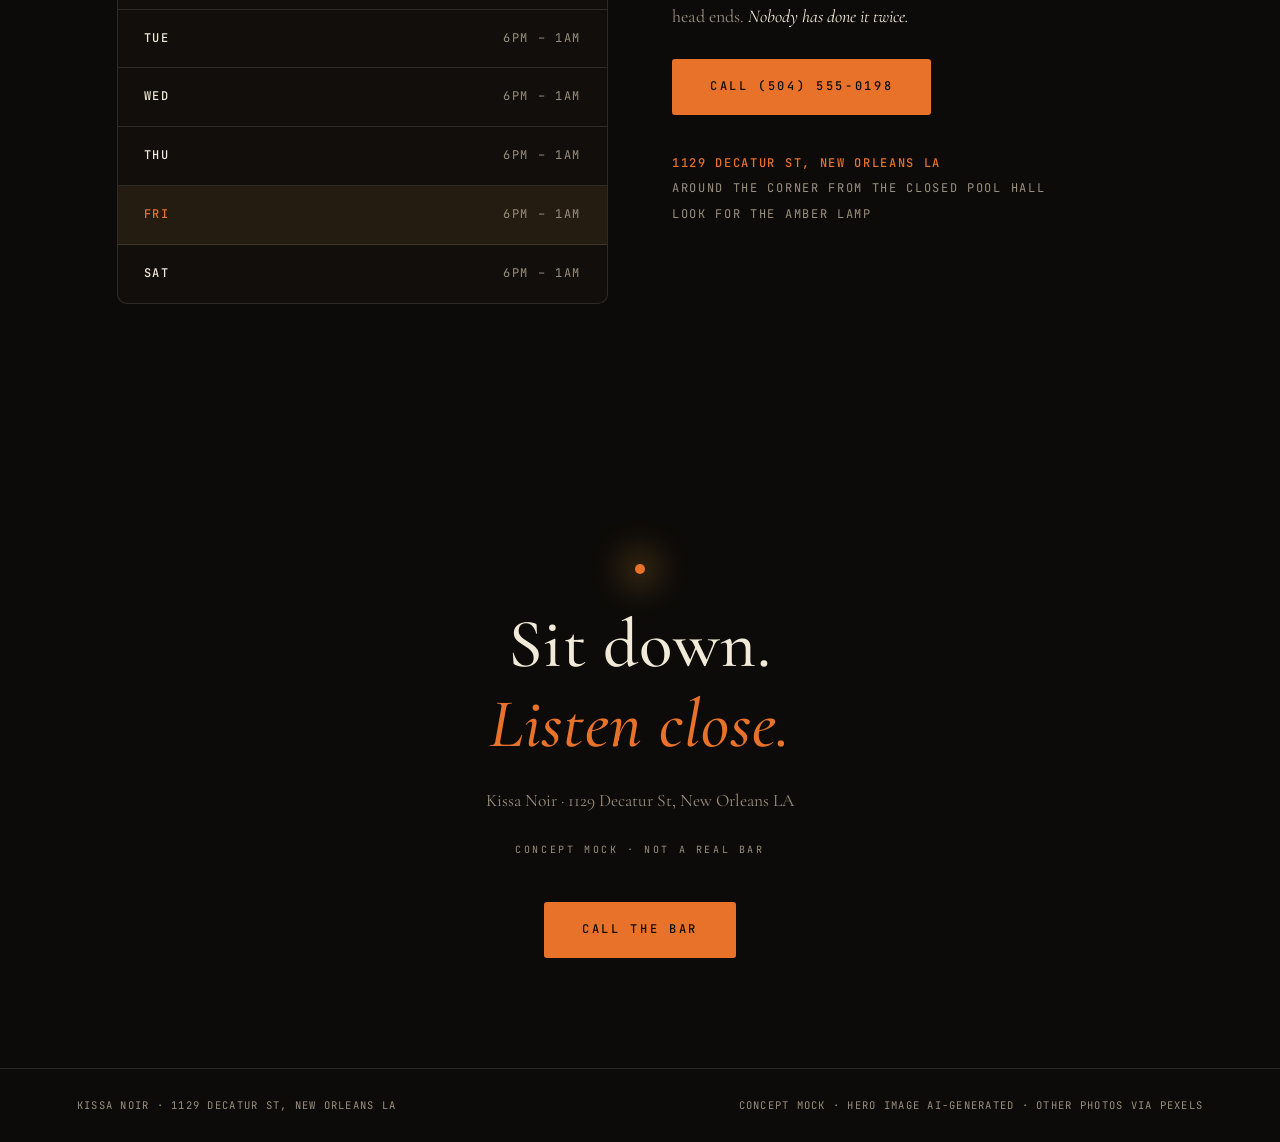
<file: kissa-noir/index.html>
<!DOCTYPE html>
<html lang="en">
<head>
<meta charset="UTF-8">
<meta name="viewport" content="width=device-width, initial-scale=1.0">
<title>Kissa Noir · Jazz Listening Bar · New Orleans</title>
<meta name="description" content="Kissa Noir. A Japanese-style jazz listening bar in New Orleans. Vinyl only, no talking during solos. Concept mock.">
<link rel="preload" as="image" href="media/room-wide.jpg">
<style>
/* self-hosted whisper faces (no CDN dependency) */
@font-face{font-family:'Cormorant Garamond';font-style:normal;font-weight:300;font-display:swap;src:url('media/fonts/cormorantg-normal-300.woff2') format('woff2')}
@font-face{font-family:'Cormorant Garamond';font-style:normal;font-weight:400;font-display:swap;src:url('media/fonts/cormorantg-normal-400.woff2') format('woff2')}
@font-face{font-family:'Cormorant Garamond';font-style:normal;font-weight:500;font-display:swap;src:url('media/fonts/cormorantg-normal-500.woff2') format('woff2')}
@font-face{font-family:'Cormorant Garamond';font-style:normal;font-weight:600;font-display:swap;src:url('media/fonts/cormorantg-normal-500.woff2') format('woff2')}
@font-face{font-family:'Cormorant Garamond';font-style:italic;font-weight:300;font-display:swap;src:url('media/fonts/cormorantg-italic-300.woff2') format('woff2')}
@font-face{font-family:'Cormorant Garamond';font-style:italic;font-weight:400;font-display:swap;src:url('media/fonts/cormorantg-italic-400.woff2') format('woff2')}
@font-face{font-family:'Cormorant Garamond';font-style:italic;font-weight:500;font-display:swap;src:url('media/fonts/cormorantg-italic-500.woff2') format('woff2')}
@font-face{font-family:'JetBrains Mono';font-style:normal;font-weight:400;font-display:swap;src:url('media/fonts/jbm-normal-400.woff2') format('woff2')}
@font-face{font-family:'JetBrains Mono';font-style:normal;font-weight:500;font-display:swap;src:url('media/fonts/jbm-normal-500.woff2') format('woff2')}
@property --accent{syntax:'<color>';inherits:true;initial-value:#E8A33D}
:root{
  --ink:#0D0B09; --ink2:#141110; --cream:#F2EAD8; --paper:#ECE1C8;
  --dim:#9A8F7D; --amber:#E8A33D; --blood:#B3341F; --line:rgba(242,234,216,.13);
  --accent:#E8A33D;
  --serif:'Cormorant Garamond','EB Garamond',Georgia,'Times New Roman',serif;
  --mono:'JetBrains Mono',ui-monospace,SFMono-Regular,Menlo,monospace;
}
*{margin:0;padding:0;box-sizing:border-box}
html{scroll-behavior:smooth}
html.locked{overflow:hidden}
body{background:var(--ink);color:var(--cream);font-family:var(--serif);font-size:18px;line-height:1.65;
  overflow-x:hidden;-webkit-font-smoothing:antialiased}
body::before{content:"";position:fixed;inset:0;z-index:120;pointer-events:none;opacity:.05;
  background-image:url("data:image/svg+xml,%3Csvg xmlns='http://www.w3.org/2000/svg' width='160' height='160'%3E%3Cfilter id='n'%3E%3CfeTurbulence type='fractalNoise' baseFrequency='0.9' numOctaves='2'/%3E%3C/filter%3E%3Crect width='160' height='160' filter='url(%23n)' opacity='0.6'/%3E%3C/svg%3E")}
::selection{background:var(--accent);color:#000}
img,video{display:block;max-width:100%}
.sr-only{position:absolute;width:1px;height:1px;padding:0;margin:-1px;overflow:hidden;clip:rect(0,0,0,0);white-space:nowrap;border:0}
:focus-visible{outline:2px solid var(--accent);outline-offset:3px}
.skip{position:absolute;left:12px;top:-60px;z-index:60;background:var(--cream);color:var(--ink);
  font-family:var(--mono);font-size:12px;letter-spacing:.12em;padding:.7rem 1rem;text-decoration:none}
.skip:focus{top:12px}

/* ---------- loader ---------- */
.loader{position:fixed;inset:0;z-index:200;background:var(--ink);display:flex;align-items:center;justify-content:center;
  flex-direction:column;gap:16px;transition:opacity .5s ease,visibility .5s}
.loader.done{opacity:0;visibility:hidden}
.loader .disc{width:46px;height:46px;border-radius:50%;
  background:repeating-radial-gradient(circle at 50% 50%,#000 0 2px,#161311 2px 4px);
  border:1px solid var(--line);position:relative;animation:spin 1.6s linear infinite}
.loader .disc::after{content:"";position:absolute;top:50%;left:50%;width:14px;height:14px;border-radius:50%;
  background:var(--accent);transform:translate(-50%,-50%)}
.loader .word{font-family:var(--serif);font-style:italic;font-size:30px;letter-spacing:.05em}
.loader .sub{font-family:var(--mono);font-size:10px;letter-spacing:.32em;color:var(--dim)}
@keyframes spin{to{transform:rotate(360deg)}}

/* ---------- HUD ---------- */
.hud{position:fixed;top:0;left:0;right:0;z-index:90;display:flex;justify-content:space-between;align-items:center;
  padding:14px 4vw;font-family:var(--mono);font-size:11px;letter-spacing:.22em;color:var(--dim);
  background:linear-gradient(180deg,rgba(13,11,9,.88),transparent);pointer-events:none}
.hud .lamp{display:inline-block;width:8px;height:8px;border-radius:50%;background:var(--accent);margin-right:8px;
  animation:lamp 3s ease-in-out infinite;transition:background-color .8s}
@keyframes lamp{0%,100%{opacity:.4}50%{opacity:1}}
.hud b{color:var(--cream);font-weight:500}

/* ---------- hero ---------- */
.hero{position:relative;min-height:100vh;min-height:100svh;overflow:hidden;display:flex;align-items:flex-end}
.hero-still{position:absolute;inset:-10% 0;z-index:0;will-change:transform;
  background:url('media/room-wide.jpg') center 62%/cover no-repeat}
.grade{position:absolute;inset:0;z-index:1;pointer-events:none;
  background:
    radial-gradient(58% 44% at 50% 60%,rgba(232,163,61,.15),transparent 70%),
    linear-gradient(180deg,rgba(13,11,9,.86) 0%,rgba(13,11,9,.38) 42%,rgba(13,11,9,.55) 72%,rgba(13,11,9,.96) 100%)}
.grade::after{content:"";position:absolute;inset:0;opacity:.08;mix-blend-mode:overlay;
  background-image:url("data:image/svg+xml,%3Csvg xmlns='http://www.w3.org/2000/svg' width='180' height='180'%3E%3Cfilter id='n'%3E%3CfeTurbulence type='fractalNoise' baseFrequency='0.85' numOctaves='2'/%3E%3C/filter%3E%3Crect width='180' height='180' filter='url(%23n)' opacity='0.7'/%3E%3C/svg%3E")}
.hero-copy{position:relative;z-index:2;width:100%;max-width:1200px;margin:0 auto;padding:0 6vw 10vh}
.kicker{font-family:var(--mono);font-size:11px;letter-spacing:.34em;color:var(--accent);margin-bottom:20px;transition:color .8s}
.hero-title{font-family:var(--serif);font-weight:500;font-size:clamp(54px,9vw,124px);line-height:1.02;letter-spacing:.015em}
.hero-title .row{display:block;overflow:hidden;padding-bottom:.08em;margin-bottom:-.08em}
.hero-title .row>span{display:inline-block;transform:translateY(112%)}
.hero-title em{font-style:italic;color:var(--accent);transition:color .8s}
.hero-sub{max-width:33rem;color:var(--cream);font-size:19px;line-height:1.7;margin-top:20px}
.hero-sub b{color:var(--cream)}
.hero-sub b{color:var(--cream);font-weight:600}
.tone-row{display:flex;align-items:center;gap:16px;margin-top:26px;flex-wrap:wrap}
.spinning-now{display:flex;align-items:center;gap:14px;font-family:var(--mono);font-size:11px;letter-spacing:.18em;color:var(--dim)}
.spinning-now .mini-disc{width:30px;height:30px;border-radius:50%;flex:none;
  background:repeating-radial-gradient(circle at 50% 50%,#000 0 2px,#1c1815 2px 4px);
  border:1px solid var(--line);position:relative;animation:spin 2.4s linear infinite}
.spinning-now .mini-disc::after{content:"";position:absolute;top:50%;left:50%;width:9px;height:9px;border-radius:50%;
  background:var(--accent);transform:translate(-50%,-50%);transition:background-color .8s}
.spinning-now b{color:var(--accent);font-weight:500;transition:color .8s}
.tone-btn{font-family:var(--mono);font-size:10px;letter-spacing:.26em;color:var(--dim);background:transparent;
  border:1px solid var(--line);border-radius:100px;padding:11px 22px;cursor:pointer;
  transition:color .3s,border-color .3s,background-color .3s}
.tone-btn:hover{border-color:var(--accent);color:var(--cream)}
.tone-btn[aria-pressed="true"]{color:#0d0b09;background:var(--accent);border-color:var(--accent)}
.listen-cue{display:inline-flex;align-items:center;gap:10px;font-family:var(--mono);font-size:10px;letter-spacing:.26em;
  color:var(--dim);text-decoration:none;padding:11px 6px}
.listen-cue:hover{color:var(--cream)}
.listen-cue .lc-line{width:1px;height:24px;background:linear-gradient(var(--accent),transparent);animation:drop 1.8s ease-in-out infinite}
@keyframes drop{0%{transform:scaleY(0);transform-origin:top}55%{transform:scaleY(1);transform-origin:top}56%{transform-origin:bottom}100%{transform:scaleY(0);transform-origin:bottom}}

/* ---------- obi strip divider ---------- */
.obi{background:var(--paper);color:#171310;position:relative;z-index:2;overflow:hidden}
.obi-in{max-width:1400px;margin:0 auto;padding:11px 4vw;display:flex;gap:0;justify-content:space-between;
  font-family:var(--mono);font-size:10.5px;letter-spacing:.26em;white-space:nowrap}
.obi-in span{flex:none}
.obi-in span:nth-child(even){opacity:.45}

/* ---------- sections ---------- */
section{position:relative;z-index:2}
.wrap{max-width:1200px;margin:0 auto;padding:110px 6vw}
.sec-label{font-family:var(--mono);font-size:11px;letter-spacing:.3em;color:var(--accent);margin-bottom:16px;transition:color .8s}
.sec-title{font-family:var(--serif);font-weight:500;font-size:clamp(36px,4.6vw,64px);line-height:1.1;
  letter-spacing:.01em;margin-bottom:18px}
.sec-title em{font-style:italic;color:var(--accent);transition:color .8s}
.sec-sub{color:var(--dim);font-size:18.5px;line-height:1.7;max-width:36rem}
.sec-sub em{color:var(--cream)}

/* ---------- record instrument ---------- */
.crate{display:grid;grid-template-columns:repeat(4,1fr);gap:18px;margin-top:54px}
.jacket{position:relative;display:flex;flex-direction:column;text-align:left;cursor:pointer;
  background:var(--paper);color:#171310;border:none;padding:0;min-height:360px;font-family:var(--serif);
  box-shadow:0 18px 40px -18px rgba(0,0,0,.7);
  transition:transform .45s cubic-bezier(.2,.7,.2,1),box-shadow .45s}
.jacket:hover{transform:translateY(-8px)}
.jacket.active{transform:translateY(-8px);box-shadow:0 0 0 2px var(--accent),0 26px 54px -18px rgba(0,0,0,.85)}
.jacket .peek{position:absolute;top:8px;left:50%;width:118px;height:118px;border-radius:50%;z-index:0;
  background:repeating-radial-gradient(circle at 50% 50%,#0a0908 0 2px,#1a1613 2px 4px);
  border:1px solid rgba(0,0,0,.4);transform:translate(-50%,64%);transition:transform .65s cubic-bezier(.2,.7,.2,1)}
.jacket .peek::after{content:"";position:absolute;top:50%;left:50%;width:30px;height:30px;border-radius:50%;
  background:var(--lc,#E8A33D);transform:translate(-50%,-50%)}
.jacket.active .peek{transform:translate(-50%,-52%)}
.jacket .spine{position:absolute;left:0;top:0;bottom:0;width:28px;z-index:1;background:#d8c8a2;
  border-right:1px solid rgba(0,0,0,.18);display:flex;align-items:center;justify-content:center}
.jacket .spine span{writing-mode:vertical-rl;font-family:var(--mono);font-size:9px;letter-spacing:.26em;color:#5a4c36}
.jacket .face{position:relative;z-index:1;padding:30px 24px 22px 50px;display:flex;flex-direction:column;flex:1;background:var(--paper)}
.jacket .cat{font-family:var(--mono);font-size:9.5px;letter-spacing:.22em;color:#8a7a5c;margin-bottom:16px}
.jacket .t{font-size:31px;font-weight:600;line-height:1.08;margin-bottom:10px}
.jacket .a{font-family:var(--mono);font-size:10px;letter-spacing:.18em;color:#5a4c36}
.jacket .y{margin-top:auto;padding-top:20px;font-family:var(--mono);font-size:10px;letter-spacing:.2em;color:#8a7a5c}
.jacket .band{height:9px;background:var(--lc,#E8A33D);margin-top:14px}
.jacket .pick{position:absolute;z-index:2;top:12px;right:12px;font-family:var(--mono);font-size:9px;letter-spacing:.22em;
  background:#171310;color:var(--paper);padding:7px 11px;opacity:0;transform:translateY(-5px);transition:opacity .3s,transform .3s}
.jacket.active .pick{opacity:1;transform:none}

.stage{position:sticky;top:9vh;margin-top:54px}
.plinth{position:relative;width:100%;max-width:430px;aspect-ratio:1.12;margin:0 auto;border-radius:12px;
  background:linear-gradient(155deg,#2c221a,#1a1410 58%,#100d0a);
  border:1px solid rgba(242,234,216,.13);
  box-shadow:0 44px 90px -30px rgba(0,0,0,.9),inset 0 1px 0 rgba(242,234,216,.09)}
.platter{position:absolute;left:7%;top:9%;width:60%;aspect-ratio:1;border-radius:50%;
  background:repeating-radial-gradient(circle at 50% 50%,#000 0 2px,#161310 2px 5px);
  border:1px solid var(--line);box-shadow:0 12px 34px rgba(0,0,0,.65);will-change:transform}
.platter .tlabel{position:absolute;top:50%;left:50%;width:32%;height:32%;border-radius:50%;
  background:var(--accent);transform:translate(-50%,-50%);transition:background-color .8s;
  display:flex;align-items:center;justify-content:center}
.platter .tlabel::after{content:"";width:9%;height:9%;border-radius:50%;background:var(--ink)}
.platter .tlabel span{position:absolute;top:13%;font-family:var(--mono);font-size:7.5px;letter-spacing:.16em;color:#0d0b09;white-space:nowrap}
.tonearm{position:absolute;top:5%;right:6%;width:96px;height:62%;transform-origin:48px 22px;
  transform:rotate(26deg);transition:transform 1.5s cubic-bezier(.3,.7,.25,1);z-index:2}
.tonearm .pivot{position:absolute;top:0;left:31px;width:34px;height:34px;border-radius:50%;
  background:radial-gradient(circle at 35% 35%,#453c30,#12100d);border:1px solid var(--line)}
.tonearm .arm{position:absolute;top:30px;left:46px;width:3px;height:76%;
  background:linear-gradient(#978a73,#453d31);border-radius:2px}
.tonearm .shell{position:absolute;bottom:2%;left:38px;width:24px;height:13px;background:#0a0908;
  border:1px solid var(--line);border-radius:2px;transform:rotate(18deg)}
.stage.playing .tonearm{transform:rotate(-3deg)}
.sideprog{width:100%;max-width:430px;margin:24px auto 0}
.sideprog .meta{display:flex;justify-content:space-between;font-family:var(--mono);font-size:10px;
  letter-spacing:.26em;color:var(--dim);margin-bottom:9px}
.sideprog .track{height:2px;background:var(--line);position:relative;border-radius:2px}
.sideprog .fill{position:absolute;left:0;top:0;bottom:0;width:0;background:var(--accent);border-radius:2px;transition:background-color .8s}
.sleeve-note{margin-top:26px;text-align:center}
.sleeve-note .now{font-family:var(--mono);font-size:10px;letter-spacing:.3em;color:var(--dim);margin-bottom:8px}
.sleeve-note h3{font-family:var(--serif);font-style:italic;font-weight:500;font-size:30px}
.sleeve-note .lbl{font-family:var(--mono);font-size:11px;letter-spacing:.2em;color:var(--accent);margin-top:8px;transition:color .8s}
.spin-grid{display:grid;grid-template-columns:1.15fr .85fr;gap:4vw;align-items:start}
.spin-grid>*{min-width:0}

/* ---------- groove divider (jazz-native scroll metaphor) ---------- */
.groove{position:relative;z-index:2;padding:64px 6vw}
.groove .g-line{position:relative;height:1px;background:var(--line);max-width:1200px;margin:0 auto}
.groove .stylus{position:absolute;top:50%;left:0;width:11px;height:11px;border-radius:50%;background:var(--accent);
  transform:translate(-50%,-50%);box-shadow:0 0 14px rgba(232,163,61,.55);transition:background-color .8s}
.groove .g-meta{display:flex;justify-content:space-between;max-width:1200px;margin:14px auto 0;
  font-family:var(--mono);font-size:10px;letter-spacing:.3em;color:var(--dim)}

/* ---------- the room : amplifier faceplate ---------- */
.room{position:relative;min-height:104vh;overflow:hidden;display:flex;align-items:center}
.room-still{position:absolute;inset:-10% 0;z-index:0;will-change:transform;
  background:url('media/room-tubes.jpg') center/cover no-repeat}
.room::after{content:"";position:absolute;inset:0;z-index:1;pointer-events:none;
  background:linear-gradient(180deg,var(--ink) 0%,rgba(13,11,9,.42) 26%,rgba(13,11,9,.42) 74%,var(--ink) 100%)}
.room-copy{position:relative;z-index:2;max-width:1200px;margin:0 auto;padding:15vh 6vw;width:100%}
.faceplate{position:relative;margin-top:50px;max-width:980px;border-radius:10px;
  border:1px solid rgba(242,234,216,.15);padding:36px 34px 30px;
  background:
    radial-gradient(circle,#6b5f4a 2.6px,transparent 3.4px) 16px 16px/30px 30px no-repeat,
    radial-gradient(circle,#6b5f4a 2.6px,transparent 3.4px) calc(100% - 16px) 16px/30px 30px no-repeat,
    radial-gradient(circle,#6b5f4a 2.6px,transparent 3.4px) 16px calc(100% - 16px)/30px 30px no-repeat,
    radial-gradient(circle,#6b5f4a 2.6px,transparent 3.4px) calc(100% - 16px) calc(100% - 16px)/30px 30px no-repeat,
    linear-gradient(180deg,#1e1a16,#12100c);
  box-shadow:0 34px 70px -28px rgba(0,0,0,.85),inset 0 1px 0 rgba(242,234,216,.08)}
.face-head{display:flex;justify-content:space-between;align-items:flex-end;gap:20px;
  border-bottom:1px solid var(--line);padding-bottom:20px;margin-bottom:8px;flex-wrap:wrap}
.face-head .model{font-family:var(--mono);font-size:10.5px;letter-spacing:.28em;color:var(--dim)}
.face-head .model b{color:var(--accent);font-weight:500;transition:color .8s}
.vu{width:132px;text-align:center}
.vu .dial{position:relative;width:132px;height:72px}
.vu .dialface{position:absolute;left:50%;bottom:0;width:118px;height:59px;transform:translateX(-50%);
  border-radius:118px 118px 0 0;
  background:repeating-conic-gradient(from -90deg at 50% 100%,rgba(242,234,216,.4) 0deg 1.2deg,transparent 1.2deg 13deg);
  -webkit-mask:radial-gradient(circle at 50% 100%,transparent 60%,#000 61%);
  mask:radial-gradient(circle at 50% 100%,transparent 60%,#000 61%)}
.vu .needle{position:absolute;left:50%;bottom:0;width:2px;height:54px;background:var(--accent);
  transform-origin:50% 100%;transform:translateX(-50%) rotate(-38deg);transition:background-color .8s}
.vu .hub{position:absolute;left:50%;bottom:-5px;width:11px;height:11px;border-radius:50%;
  background:#2c2620;border:1px solid var(--line);transform:translateX(-50%)}
.vu figcaption{font-family:var(--mono);font-size:9px;letter-spacing:.3em;color:var(--dim);margin-top:8px}
.spec-grid{display:grid;grid-template-columns:repeat(auto-fit,minmax(200px,1fr));gap:30px 26px;margin-top:26px}
.spec b{display:block;font-family:var(--mono);font-size:10.5px;font-weight:500;letter-spacing:.26em;
  color:var(--accent);margin-bottom:10px;transition:color .8s}
.spec span{color:var(--dim);font-size:17.5px;line-height:1.6}
.spec span em{color:var(--cream)}

/* ---------- the code : stamped house menu ---------- */
.menu-card{position:relative;background:var(--paper);color:#171310;border-radius:4px;
  max-width:880px;margin:54px auto 0;padding:60px 56px 52px;transform:rotate(-.5deg);
  box-shadow:0 34px 64px -22px rgba(0,0,0,.75)}
.menu-card::before{content:"";position:absolute;inset:11px;border:1px solid rgba(23,19,16,.4);border-radius:2px;pointer-events:none}
.menu-card::after{content:"HOUSE STAMP";position:absolute;top:24px;right:28px;font-family:var(--mono);font-size:9px;
  letter-spacing:.3em;color:#8a2f1d;border:2px solid #8a2f1d;border-radius:4px;padding:7px 11px;
  transform:rotate(7deg);opacity:.72}
.menu-card .m-head{font-family:var(--mono);font-size:10px;letter-spacing:.3em;color:#6b5c42;margin-bottom:30px}
.code-row{display:grid;grid-template-columns:64px 1fr;gap:22px;padding:26px 0;border-top:1px solid rgba(23,19,16,.22);align-items:start}
.code-row:last-child{border-bottom:1px solid rgba(23,19,16,.22)}
.code-row .num{font-family:var(--serif);font-style:italic;font-size:30px;color:#8a2f1d}
.code-row h3{font-family:var(--serif);font-weight:600;font-size:25px;letter-spacing:.01em;margin-bottom:8px}
.code-row p{color:#3d342a;line-height:1.65;font-size:17px;max-width:600px}

/* ---------- visit ---------- */
.visit-grid{display:grid;grid-template-columns:1fr 1fr;gap:5vw;align-items:start;margin-top:50px}
.hours{border:1px solid var(--line);border-radius:10px;overflow:hidden;background:rgba(20,17,16,.6)}
.hours .h-row{display:flex;justify-content:space-between;padding:19px 26px;font-family:var(--mono);font-size:12px;
  letter-spacing:.14em;color:var(--dim);border-bottom:1px solid var(--line)}
.hours .h-row:last-child{border-bottom:none}
.hours .h-row b{color:var(--cream);font-weight:500}
.hours .h-row.today{background:rgba(232,163,61,.09)}
.hours .h-row.today b{color:var(--accent)}
.visit-copy p{color:var(--dim);line-height:1.7;margin-bottom:18px;font-size:18px}
.visit-copy p b{color:var(--cream);font-weight:600}
.visit-copy p em{color:var(--cream)}
.btn{display:inline-block;background:var(--accent);color:#0d0b09;font-family:var(--mono);font-size:12px;
  font-weight:500;letter-spacing:.22em;padding:18px 38px;border-radius:3px;text-decoration:none;
  transition:transform .3s,background-color .8s;margin-top:10px;border:none;cursor:pointer}
.btn:hover{transform:translateY(-2px)}
.btn.ghost{background:transparent;color:var(--cream);border:1px solid var(--line)}
.addr{margin-top:36px;font-family:var(--mono);font-size:12px;letter-spacing:.14em;color:var(--dim);line-height:2.1}
.addr b{color:var(--accent);font-weight:500;transition:color .8s}

/* ---------- finale / footer ---------- */
.finale{text-align:center;padding:150px 6vw 110px;position:relative;z-index:2}
.finale .lamp-glow{width:10px;height:10px;border-radius:50%;background:var(--accent);margin:0 auto 30px;
  box-shadow:0 0 34px 10px rgba(232,163,61,.4);animation:lamp 3s ease-in-out infinite;transition:background-color .8s}
.finale h2{font-family:var(--serif);font-weight:500;font-size:clamp(38px,5.4vw,76px);line-height:1.16;letter-spacing:.01em}
.finale h2 em{font-style:italic;color:var(--accent);transition:color .8s}
.finale p{color:var(--dim);margin:22px auto 0;max-width:460px;font-size:17.5px;line-height:1.7}
.finale .fine{font-family:var(--mono);font-size:10px;letter-spacing:.26em;color:var(--dim);opacity:.7;margin-top:26px}
footer{position:relative;z-index:2;border-top:1px solid var(--line);padding:28px 6vw;display:flex;
  justify-content:space-between;gap:16px;flex-wrap:wrap;
  font-family:var(--mono);font-size:10.5px;letter-spacing:.12em;color:var(--dim)}

/* reveal */
.rv{opacity:0;transform:translateY(34px);transition:opacity .9s cubic-bezier(.2,.7,.2,1),transform .9s cubic-bezier(.2,.7,.2,1)}
.rv.on{opacity:1;transform:none}

@media(max-width:900px){
  .spin-grid{grid-template-columns:1fr}
  .stage{position:relative;top:0;order:-1;margin:0 0 8px}
  .crate{display:flex;overflow-x:auto;scroll-snap-type:x mandatory;gap:14px;margin:40px -6vw 0;padding:0 6vw 18px}
  .jacket{flex:0 0 74vw;scroll-snap-align:center;min-height:340px}
  .visit-grid{grid-template-columns:1fr;gap:2.5rem}
  .code-row{grid-template-columns:48px 1fr;gap:14px}
  .menu-card{padding:44px 30px 40px}
  .menu-card::after{top:14px;right:16px}
  .kicker{font-size:9px;letter-spacing:.22em}
  .hero-copy::before{content:"";position:absolute;inset:-3vh -6vw -9vh;z-index:-1;pointer-events:none;
    background:linear-gradient(180deg,transparent 0%,rgba(13,11,9,.68) 42%,rgba(13,11,9,.88) 100%)}
  .groove .g-meta span:nth-child(2){display:none}
  .obi-in{font-size:9px;letter-spacing:.2em}
  .face-head{flex-direction:column;align-items:flex-start}
}
@media(prefers-reduced-motion:reduce){
  *,*::before,*::after{animation-duration:.001s!important;animation-iteration-count:1!important;transition-duration:.001s!important}
  html{scroll-behavior:auto}
  .hero-title .row>span{transform:none}
  .rv{opacity:1;transform:none}
}
</style>
    <link rel="canonical" href="https://ai-webdesign-lab.vercel.app/kissa-noir/" />
    <meta property="og:type" content="website" />
    <meta property="og:site_name" content="KISSA NOIR" />
    <meta property="og:title" content="KISSA NOIR · Jazz Listening Bar · New Orleans" />
    <meta property="og:description" content="Kissa Noir. A jazz listening bar in New Orleans. Vinyl only, no talking during solos. Concept mock." />
    <meta property="og:url" content="https://ai-webdesign-lab.vercel.app/kissa-noir/" />
    <meta name="twitter:card" content="summary" />
    <meta name="twitter:title" content="KISSA NOIR · Jazz Listening Bar · New Orleans" />
    <meta name="twitter:description" content="Kissa Noir. A jazz listening bar in New Orleans. Vinyl only, no talking during solos. Concept mock." />
    <script type="application/ld+json">
    {
      "@context": "https://schema.org",
      "@type": "WebSite",
      "name": "KISSA NOIR",
      "url": "https://ai-webdesign-lab.vercel.app/kissa-noir/"
    }
    </script>
  </head>
<body>
<a class="skip" href="#shelves">Skip to content</a>

<div class="loader" id="loader" aria-hidden="true">
  <div class="disc"></div>
  <div class="word">Kissa <span style="color:var(--accent)">Noir</span></div>
  <div class="sub">WARMING THE TUBES</div>
</div>

<div class="hud">
  <div><span class="lamp"></span><b id="openWord">OPEN NOW</b> · NEW ORLEANS, LA</div>
  <div><span id="clock">--:--</span> CT</div>
</div>

<!-- HERO -->
<header class="hero">
  <div class="hero-still" aria-hidden="true"></div>
  <div class="grade"></div>
  <div class="hero-copy">
    <div class="kicker">JAZZ LISTENING BAR · NEW ORLEANS, LA</div>
    <h1 class="hero-title">
      <span class="row"><span>Kissa <em>Noir</em></span></span>
    </h1>
    <p class="hero-sub">A Japanese-style jazz kissa in the French Quarter. <b>Vinyl only, tube amps, no talking during solos.</b> Fourteen seats. You come here to listen.</p>
    <div class="tone-row">
      <div class="spinning-now">
        <div class="mini-disc" aria-hidden="true"></div>
        <div class="spinning-text" id="heroSpin">NOW SPINNING · <b>A LOVE SUPREME</b> · COLTRANE · IMPULSE! 1965</div>
      </div>
      <button class="tone-btn" id="toneBtn" aria-pressed="false" title="Generated room tone. No music, just the room."><span>ROOM TONE · OFF</span></button>
      <a class="listen-cue" href="#shelves"><span>LISTEN</span><span class="lc-line" aria-hidden="true"></span></a>
    </div>
  </div>
</header>

<!-- OBI 1 -->
<div class="obi" aria-hidden="true"><div class="obi-in">
  <span>KISSA NOIR</span><span>NEW ORLEANS</span><span>SIDE A</span><span>33⅓ RPM</span><span>VINYL ONLY</span><span>NO COVER</span>
</div></div>

<!-- NOW SPINNING : the instrument -->
<main>
<section id="shelves"><div class="wrap">
  <div class="sec-label rv">01 · NOW SPINNING</div>
  <h2 class="sec-title rv">Tonight's <em>shelves</em></h2>
  <p class="sec-sub rv">Four records pulled for tonight. Pull one from the crate and it goes on the platter. <em>The bartender handles the needle. You handle the listening.</em></p>
  <div class="spin-grid">
    <div>
      <div class="crate rv" id="crate" role="listbox" aria-label="Tonight's records. Use arrow keys to browse."></div>
      <noscript><p style="color:var(--dim);margin-top:2rem">Tonight: A Love Supreme, Kind of Blue, Mingus Ah Um, The Sidewinder.</p></noscript>
    </div>
    <div class="stage rv" id="stage">
      <div class="plinth">
        <div class="platter" id="platter"><div class="tlabel"><span id="plabel">IMPULSE!</span></div></div>
        <div class="tonearm" id="tonearm" aria-hidden="true"><div class="pivot"></div><div class="arm"></div><div class="shell"></div></div>
      </div>
      <div class="sideprog">
        <div class="meta"><span>SIDE A</span><span>33⅓ RPM</span></div>
        <div class="track"><div class="fill" id="sideFill"></div></div>
      </div>
      <div class="sleeve-note">
        <div class="now">ON THE PLATTER</div>
        <h3 id="sleeveTitle">A Love Supreme</h3>
        <div class="lbl" id="sleeveMeta">JOHN COLTRANE · IMPULSE! · 1965</div>
      </div>
    </div>
  </div>
  <p class="sr-only" aria-live="polite" id="spinLive"></p>
</div></section>

<!-- GROOVE DIVIDER -->
<div class="groove" aria-hidden="true">
  <div class="g-line"><div class="stylus" id="stylus"></div></div>
  <div class="g-meta"><span>SIDE A</span><span>THE NEEDLE TRAVELS AS YOU DO</span><span>33⅓</span></div>
</div>

<!-- THE ROOM -->
<div class="room" id="room">
  <div class="room-still" aria-hidden="true"></div>
  <div class="grade"></div>
  <div class="room-copy">
    <div class="sec-label rv">02 · THE ROOM</div>
    <h2 class="sec-title rv">Built for the needle</h2>
    <p class="sec-sub rv">Fourteen seats, one pair of speakers, zero televisions. <em>The system is the second bartender.</em></p>
    <div class="faceplate rv">
      <div class="face-head">
        <div class="model">MODEL NO. KN-1 · <b>STEREO</b> · HAND-WIRED</div>
        <figure class="vu" aria-hidden="true">
          <div class="dial"><div class="dialface"></div><div class="needle" id="vuNeedle"></div><div class="hub"></div></div>
          <figcaption>LEVEL</figcaption>
        </figure>
      </div>
      <div class="spec-grid">
        <div class="spec"><b>TURNTABLE</b><span>Technics SP-10, Ortofon SPU cartridge. <em>Leveled weekly, cleaned nightly.</em></span></div>
        <div class="spec"><b>AMPLIFIERS</b><span>McIntosh tube amps, recapped 2024. <em>Warm the room ten minutes before first spin.</em></span></div>
        <div class="spec"><b>SPEAKERS</b><span>JBL 4343 horns, toed in to the sweet seat. <em>There are three sweet seats. Regulars know.</em></span></div>
        <div class="spec"><b>THE BAR</b><span>Twelve whiskeys, one beer, no cocktails with umbrellas. <em>Ice is cut, not cubed.</em></span></div>
      </div>
    </div>
  </div>
</div>

<!-- OBI 2 -->
<div class="obi" aria-hidden="true"><div class="obi-in">
  <span>TECHNICS SP-10</span><span>MCINTOSH</span><span>JBL 4343</span><span>FOURTEEN SEATS</span><span>NO TALKING DURING SOLOS</span>
</div></div>

<!-- THE CODE : stamped house menu -->
<section id="code"><div class="wrap">
  <div class="sec-label rv">03 · THE CODE</div>
  <h2 class="sec-title rv">House <em>rules</em></h2>
  <p class="sec-sub rv">Every kissa has a code. Ours is short and non-negotiable. <em>Break one and the bartender will know.</em></p>
  <div class="menu-card rv">
    <div class="m-head">KISSA NOIR · HOUSE MENU · PLEASE READ BEFORE SITTING</div>
    <div class="code-row"><div class="num">01</div><div><h3>No talking during solos</h3><p>Whisper during the head, silence during the solo. If you must speak, wait for the applause that never comes. This is a listening bar.</p></div></div>
    <div class="code-row"><div class="num">02</div><div><h3>Phones stay in pockets</h3><p>No photos of the platter, no Shazam, no scrolling glow in the dark. The music is the screen.</p></div></div>
    <div class="code-row"><div class="num">03</div><div><h3>One request per night</h3><p>Write it on the slip, hand it to the bar. Make it count. Obscure B-sides earn nods; requests for the obvious earn smiles.</p></div></div>
    <div class="code-row"><div class="num">04</div><div><h3>The bar chooses the side</h3><p>You pick the record, we pick the side. Trust the needle. It has been doing this longer than you.</p></div></div>
    <div class="code-row"><div class="num">05</div><div><h3>Stay for the whole side</h3><p>Leaving mid-side is leaving mid-sentence. Finish your pour, flip with us, then go.</p></div></div>
  </div>
</div></section>

<!-- VISIT -->
<section id="visit"><div class="wrap">
  <div class="sec-label rv">04 · VISIT</div>
  <h2 class="sec-title rv">Find the <em>door</em></h2>
  <div class="visit-grid">
    <div class="hours rv" id="hoursRow">
      <div class="h-row" data-d="0"><b>SUN</b><span>6PM – 1AM</span></div>
      <div class="h-row" data-d="1"><b>MON</b><span>CLOSED</span></div>
      <div class="h-row" data-d="2"><b>TUE</b><span>6PM – 1AM</span></div>
      <div class="h-row" data-d="3"><b>WED</b><span>6PM – 1AM</span></div>
      <div class="h-row" data-d="4"><b>THU</b><span>6PM – 1AM</span></div>
      <div class="h-row" data-d="5"><b>FRI</b><span>6PM – 1AM</span></div>
      <div class="h-row" data-d="6"><b>SAT</b><span>6PM – 1AM</span></div>
    </div>
    <div class="visit-copy">
      <p class="rv">No reservations. <b>Fourteen seats, first come.</b> The sweet seats go by 8. <em>If the lamp is on in the window, there is room.</em></p>
      <p class="rv">First pour is on the house if you can name the drummer before the head ends. <em>Nobody has done it twice.</em></p>
      <div class="rv"><a class="btn magnetic" href="tel:+15045550198">CALL (504) 555-0198</a></div>
      <div class="addr rv">
        <b>1129 DECATUR ST, NEW ORLEANS LA</b><br>
        AROUND THE CORNER FROM THE CLOSED POOL HALL<br>
        LOOK FOR THE AMBER LAMP
      </div>
    </div>
  </div>
</div></section>

<div class="finale">
  <div class="lamp-glow rv" aria-hidden="true"></div>
  <h2 class="rv">Sit down.<br><em>Listen close.</em></h2>
  <p class="rv">Kissa Noir · 1129 Decatur St, New Orleans LA</p>
  <div class="fine rv">CONCEPT MOCK · NOT A REAL BAR</div>
  <div class="rv" style="margin-top:34px"><a class="btn magnetic" href="tel:+15045550198">CALL THE BAR</a></div>
</div>
</main>

<footer>
  <span>KISSA NOIR · 1129 DECATUR ST, NEW ORLEANS LA</span>
  <span>CONCEPT MOCK · HERO IMAGE AI-GENERATED · OTHER PHOTOS VIA PEXELS</span>
</footer>
<script>
const RM = matchMedia('(prefers-reduced-motion: reduce)').matches;

/* ---------- loader ---------- */
const loader = document.getElementById('loader');
document.documentElement.classList.add('locked');
let loadDone = false;
function finishLoad(){
  loader.classList.add('done');
  document.documentElement.classList.remove('locked');
  document.querySelectorAll('.hero-title .row > span').forEach((s,i)=>{
    s.style.transition = 'transform 1.1s cubic-bezier(.2,.7,.2,1) ' + (i*0.12) + 's';
    requestAnimationFrame(()=>{ s.style.transform = 'translateY(0)'; });
  });
}
function ready(){ if(loadDone) return; loadDone = true; setTimeout(finishLoad, 400); }
if(document.readyState === 'complete') ready();
else addEventListener('load', ready);
setTimeout(ready, 1800);

/* ---------- clock + open state (6PM-1AM, closed Mon) ---------- */
function clock(){
  const n = new Date(new Date().toLocaleString('en-US',{timeZone:'America/Chicago'}));
  const h = n.getHours(), m = n.getMinutes(), d = n.getDay();
  document.getElementById('clock').textContent =
    String(h%12||12).padStart(2,'0') + ':' + String(m).padStart(2,'0');
  const open = d !== 1 && (h >= 18 || h < 1);
  document.getElementById('openWord').textContent = open ? 'OPEN NOW' : 'CLOSED';
  document.querySelectorAll('#hoursRow .h-row').forEach(x=>{
    x.classList.toggle('today', +x.dataset.d === d);
  });
}
clock(); setInterval(clock, 30000);

/* ---------- the instrument : crate + platter + tonearm ---------- */
const RECORDS = [
  {t:'A Love Supreme', artist:'JOHN COLTRANE', label:'IMPULSE!', year:'1965', cat:'AS-77', accent:'#E8722A',
   note:'Four parts, one prayer. When side one ends the room stays quiet for a full minute. That is not awkwardness. That is respect.'},
  {t:'Kind of Blue', artist:'MILES DAVIS', label:'COLUMBIA', year:'1959', cat:'CS 8163', accent:'#6E8FB2',
   note:'Recorded in two sessions, barely rehearsed. The best-selling jazz record ever made, still sounding invented in front of you.'},
  {t:'Mingus Ah Um', artist:'CHARLES MINGUS', label:'COLUMBIA', year:'1959', cat:'CS 8171', accent:'#B3341F',
   note:'Blues, gospel, and pure Mingus fury. "Better Git It in Your Soul" at full volume is the closest this room gets to shouting.'},
  {t:'The Sidewinder', artist:'LEE MORGAN', label:'BLUE NOTE', year:'1964', cat:'BN 84157', accent:'#3B6EA5',
   note:'Twenty-four and already a Blue Note legend. The title track grooves so hard the glasses rattle. We let them.'}
];
const crate = document.getElementById('crate');
const stage = document.getElementById('stage');
const platter = document.getElementById('platter');
const sleeveTitle = document.getElementById('sleeveTitle');
const sleeveMeta = document.getElementById('sleeveMeta');
const plabel = document.getElementById('plabel');
const heroSpin = document.getElementById('heroSpin');
const spinLive = document.getElementById('spinLive');
let armTimer = null, spinBoost = 0;

RECORDS.forEach((r,i)=>{
  const b = document.createElement('button');
  b.type = 'button';
  b.className = 'jacket' + (i===0 ? ' active' : '');
  b.setAttribute('role','option');
  b.setAttribute('aria-selected', i===0 ? 'true' : 'false');
  b.dataset.i = i;
  b.style.setProperty('--lc', r.accent);
  b.innerHTML =
    '<span class="peek" aria-hidden="true"></span>' +
    '<span class="spine" aria-hidden="true"><span>'+r.label+' · '+r.cat+'</span></span>' +
    '<span class="face">' +
      '<span class="cat">'+r.cat+' · STEREO</span>' +
      '<span class="t">'+r.t+'</span>' +
      '<span class="a">'+r.artist+'</span>' +
      '<span class="y">'+r.year+'</span>' +
      '<span class="band" aria-hidden="true"></span>' +
    '</span>' +
    '<span class="pick" aria-hidden="true">ON THE PLATTER</span>' +
    '<span class="sr-only">'+r.t+', '+r.artist+', '+r.year+'. '+r.note+'</span>';
  b.addEventListener('click', ()=>setRecord(i));
  crate.appendChild(b);
});

function lastName(a){ const p=a.split(' '); return p[p.length-1]; }
function setRecord(i, announce){
  if(announce === undefined) announce = true;
  const r = RECORDS[i];
  crate.querySelectorAll('.jacket').forEach((j,k)=>{
    j.classList.toggle('active', k===i);
    j.setAttribute('aria-selected', k===i ? 'true' : 'false');
  });
  document.documentElement.style.setProperty('--accent', r.accent);
  stage.classList.remove('playing'); // tonearm lifts
  clearTimeout(armTimer);
  const drop = ()=>{
    sleeveTitle.textContent = r.t;
    sleeveMeta.textContent = r.artist + ' · ' + r.label + ' · ' + r.year;
    plabel.textContent = r.label;
    heroSpin.innerHTML = 'NOW SPINNING · <b>' + r.t.toUpperCase() + '</b> · ' + lastName(r.artist) + ' · ' + r.label + ' ' + r.year;
    if(announce) spinLive.textContent = 'Now spinning: ' + r.t + ' by ' + r.artist + '.';
    stage.classList.add('playing'); // tonearm drops
    if(!RM) spinBoost += 50;
  };
  if(RM){ drop(); } else { armTimer = setTimeout(drop, 430); }
}
crate.addEventListener('keydown', e=>{
  const cur = document.activeElement;
  if(!cur || !cur.classList || !cur.classList.contains('jacket')) return;
  let i = +cur.dataset.i;
  if(e.key==='ArrowRight'||e.key==='ArrowDown'){ i=(i+1)%RECORDS.length; }
  else if(e.key==='ArrowLeft'||e.key==='ArrowUp'){ i=(i-1+RECORDS.length)%RECORDS.length; }
  else if(e.key==='Home'){ i=0; }
  else if(e.key==='End'){ i=RECORDS.length-1; }
  else return;
  e.preventDefault();
  const next = crate.querySelectorAll('.jacket')[i];
  next.focus(); setRecord(i);
});
// initial state: first record on the platter, tonearm down
document.documentElement.style.setProperty('--accent', RECORDS[0].accent);
stage.classList.add('playing');

/* ---------- kinetic: parallax, groove stylus, SIDE A, VU, platter ---------- */
const stylus = document.getElementById('stylus');
const sideFill = document.getElementById('sideFill');
const vuNeedle = document.getElementById('vuNeedle');
let vinylAngle = 0, lastT = performance.now(), lastY = scrollY, ticking = false, needleA = -38;
function pageProg(){
  const max = document.documentElement.scrollHeight - innerHeight;
  return max > 0 ? Math.min(1, Math.max(0, scrollY / max)) : 0;
}
function kinetic(now){
  ticking = false;
  const dt = Math.min(50, now - lastT); lastT = now;
  if(!RM){
    const vh = innerHeight, y = scrollY;
    document.querySelectorAll('.hero-still, .room-still').forEach(el=>{
      const box = el.parentElement, r = box.getBoundingClientRect();
      if(r.bottom > 0 && r.top < vh)
        el.style.transform = 'translateY(' + ((y - (box.offsetTop - vh)) * 0.18).toFixed(1) + 'px)';
    });
    const p = pageProg(), pct = (p*100).toFixed(2) + '%';
    stylus.style.left = pct;
    sideFill.style.width = pct;
    const vel = Math.abs(y - lastY); lastY = y;
    spinBoost = Math.max(0, spinBoost - dt*0.06);
    vinylAngle = (vinylAngle + dt*0.02 + vel*0.35 + spinBoost*dt*0.02) % 360;
    platter.style.transform = 'rotate(' + vinylAngle.toFixed(1) + 'deg)';
    const target = -38 + Math.min(76, vel*1.4);
    needleA += (target - needleA) * Math.min(1, dt/120);
    vuNeedle.style.transform = 'translateX(-50%) rotate(' + needleA.toFixed(1) + 'deg)';
  }
  requestAnimationFrame(kinetic);
}
requestAnimationFrame(kinetic);

/* ---------- magnetic buttons ---------- */
if(!RM && matchMedia('(pointer:fine)').matches){
  document.querySelectorAll('.magnetic').forEach(el=>{
    el.addEventListener('mousemove', e=>{
      const r = el.getBoundingClientRect();
      const x = e.clientX - r.left - r.width/2, y = e.clientY - r.top - r.height/2;
      el.style.transform = 'translate(' + (x*0.15).toFixed(1) + 'px,' + (y*0.22).toFixed(1) + 'px)';
    });
    el.addEventListener('mouseleave', ()=>{ el.style.transform = ''; });
  });
}

/* ---------- room tone : generated, opt-in, no music ---------- */
const toneBtn = document.getElementById('toneBtn');
let AC = null, master = null, roomOn = false, crackleTO = null;
function buildRoom(){
  const Ctx = window.AudioContext || window.webkitAudioContext;
  AC = new Ctx();
  master = AC.createGain(); master.gain.value = 0; master.connect(AC.destination);
  // low rumble: looped brown noise through lowpass
  const len = AC.sampleRate * 3, buf = AC.createBuffer(1, len, AC.sampleRate), d = buf.getChannelData(0);
  let last = 0;
  for(let i=0;i<len;i++){ const w = Math.random()*2-1; last = (last + 0.02*w)/1.02; d[i] = last*2.4; }
  const src = AC.createBufferSource(); src.buffer = buf; src.loop = true;
  const lp = AC.createBiquadFilter(); lp.type = 'lowpass'; lp.frequency.value = 200;
  const g = AC.createGain(); g.gain.value = 0.5;
  src.connect(lp); lp.connect(g); g.connect(master); src.start();
  // faint hiss
  const hlen = AC.sampleRate * 2, hbuf = AC.createBuffer(1, hlen, AC.sampleRate), hd = hbuf.getChannelData(0);
  for(let i=0;i<hlen;i++) hd[i] = (Math.random()*2-1)*0.5;
  const hsrc = AC.createBufferSource(); hsrc.buffer = hbuf; hsrc.loop = true;
  const hp = AC.createBiquadFilter(); hp.type = 'highpass'; hp.frequency.value = 6500;
  const hg = AC.createGain(); hg.gain.value = 0.012;
  hsrc.connect(hp); hp.connect(hg); hg.connect(master); hsrc.start();
  // vinyl crackle: random soft pops
  const pop = ()=>{
    if(!roomOn || !AC) return;
    const t = AC.currentTime;
    const o = AC.createBufferSource(); o.buffer = hbuf;
    const bp = AC.createBiquadFilter(); bp.type = 'bandpass';
    bp.frequency.value = 1800 + Math.random()*2600; bp.Q.value = 1.1;
    const og = AC.createGain();
    og.gain.setValueAtTime(0, t);
    og.gain.linearRampToValueAtTime(0.03 + Math.random()*0.1, t + 0.004);
    og.gain.exponentialRampToValueAtTime(0.0001, t + 0.05 + Math.random()*0.05);
    o.connect(bp); bp.connect(og); og.connect(master);
    o.start(t, Math.random()*1.5, 0.12); o.stop(t + 0.25);
    crackleTO = setTimeout(pop, 70 + Math.random()*420);
  };
  pop();
}
toneBtn.addEventListener('click', ()=>{
  if(!AC) buildRoom();
  if(AC.state === 'suspended') AC.resume();
  roomOn = !roomOn;
  toneBtn.setAttribute('aria-pressed', String(roomOn));
  toneBtn.querySelector('span').textContent = roomOn ? 'ROOM TONE · ON' : 'ROOM TONE · OFF';
  const t = AC.currentTime;
  master.gain.cancelScheduledValues(t);
  master.gain.setValueAtTime(master.gain.value, t);
  master.gain.linearRampToValueAtTime(roomOn ? 0.55 : 0, t + 1.4);
  if(!roomOn && crackleTO){ clearTimeout(crackleTO); crackleTO = null; }
});

/* ---------- reveal ---------- */
const io = new IntersectionObserver(es=>es.forEach(e=>{
  if(e.isIntersecting){ e.target.classList.add('on'); io.unobserve(e.target); }
}),{threshold:.12});
document.querySelectorAll('.rv').forEach(el=>io.observe(el));
</script>
</body>
</html>
</file>
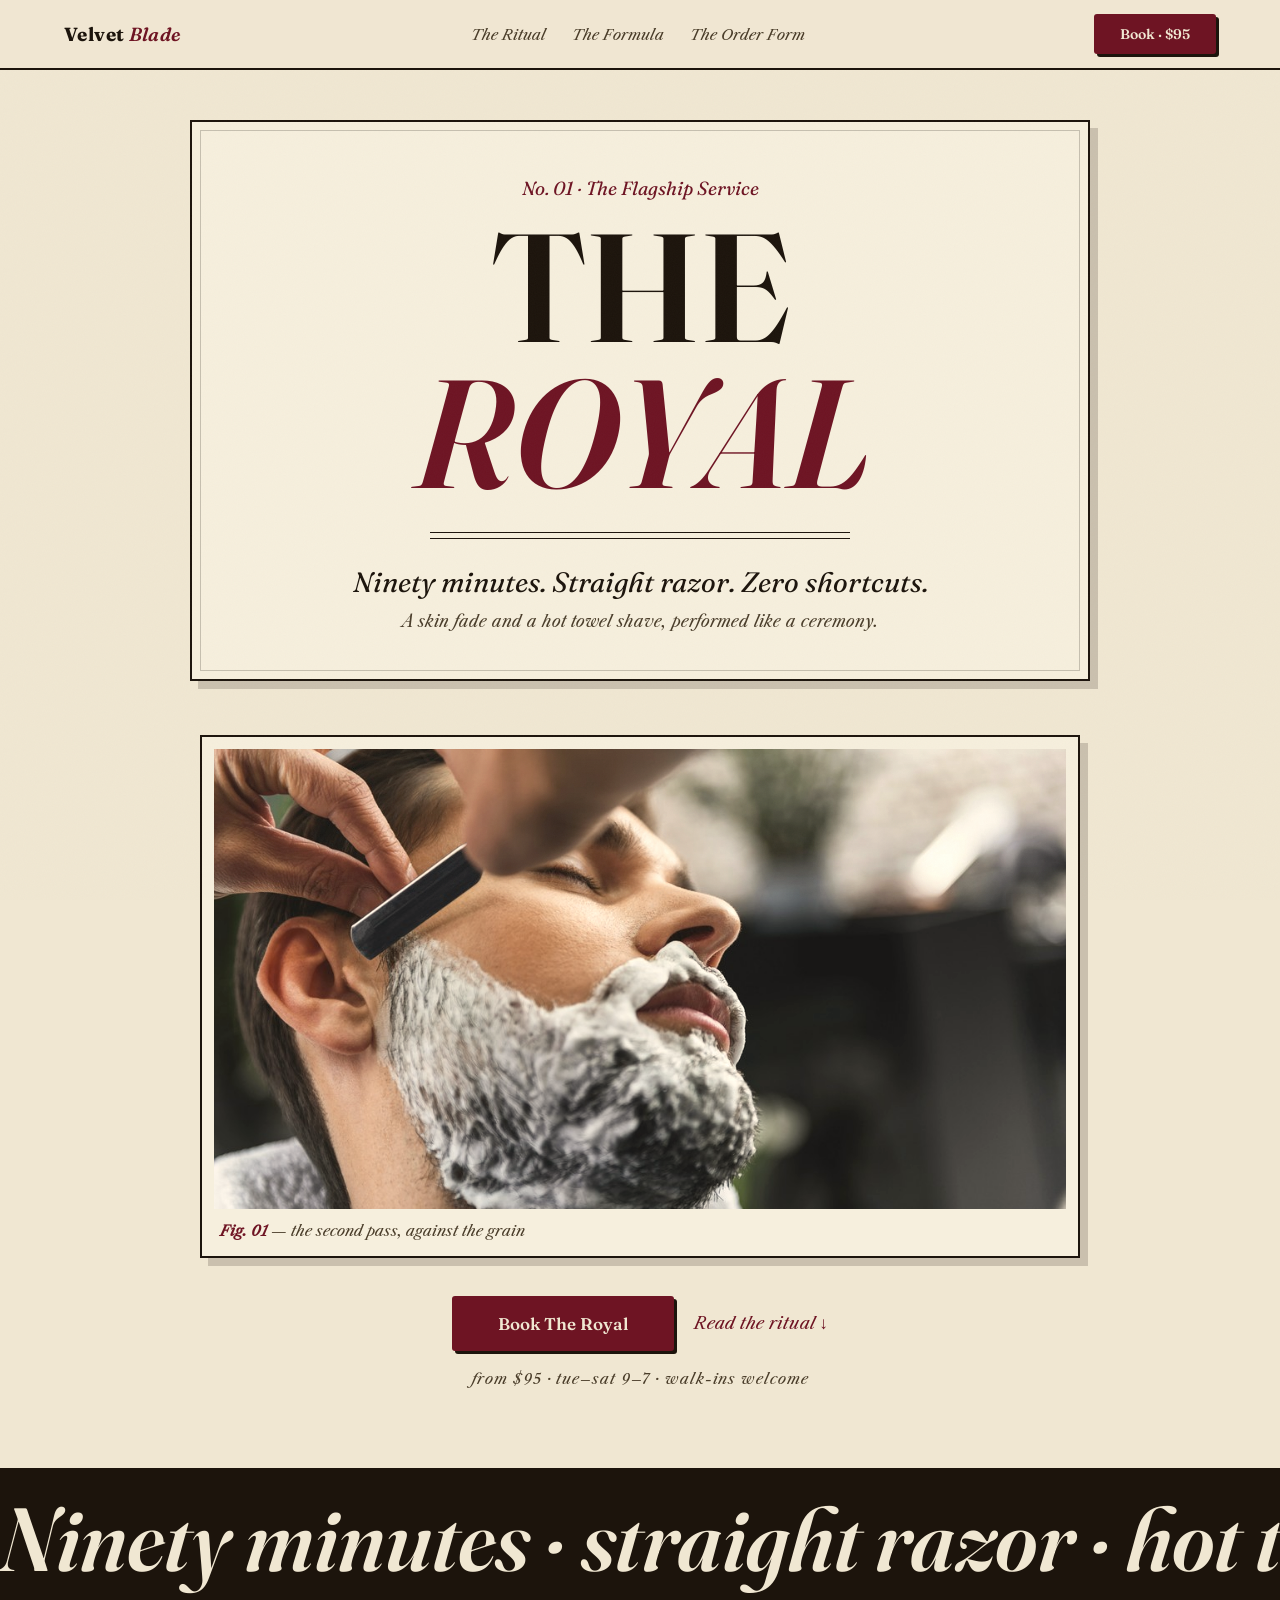
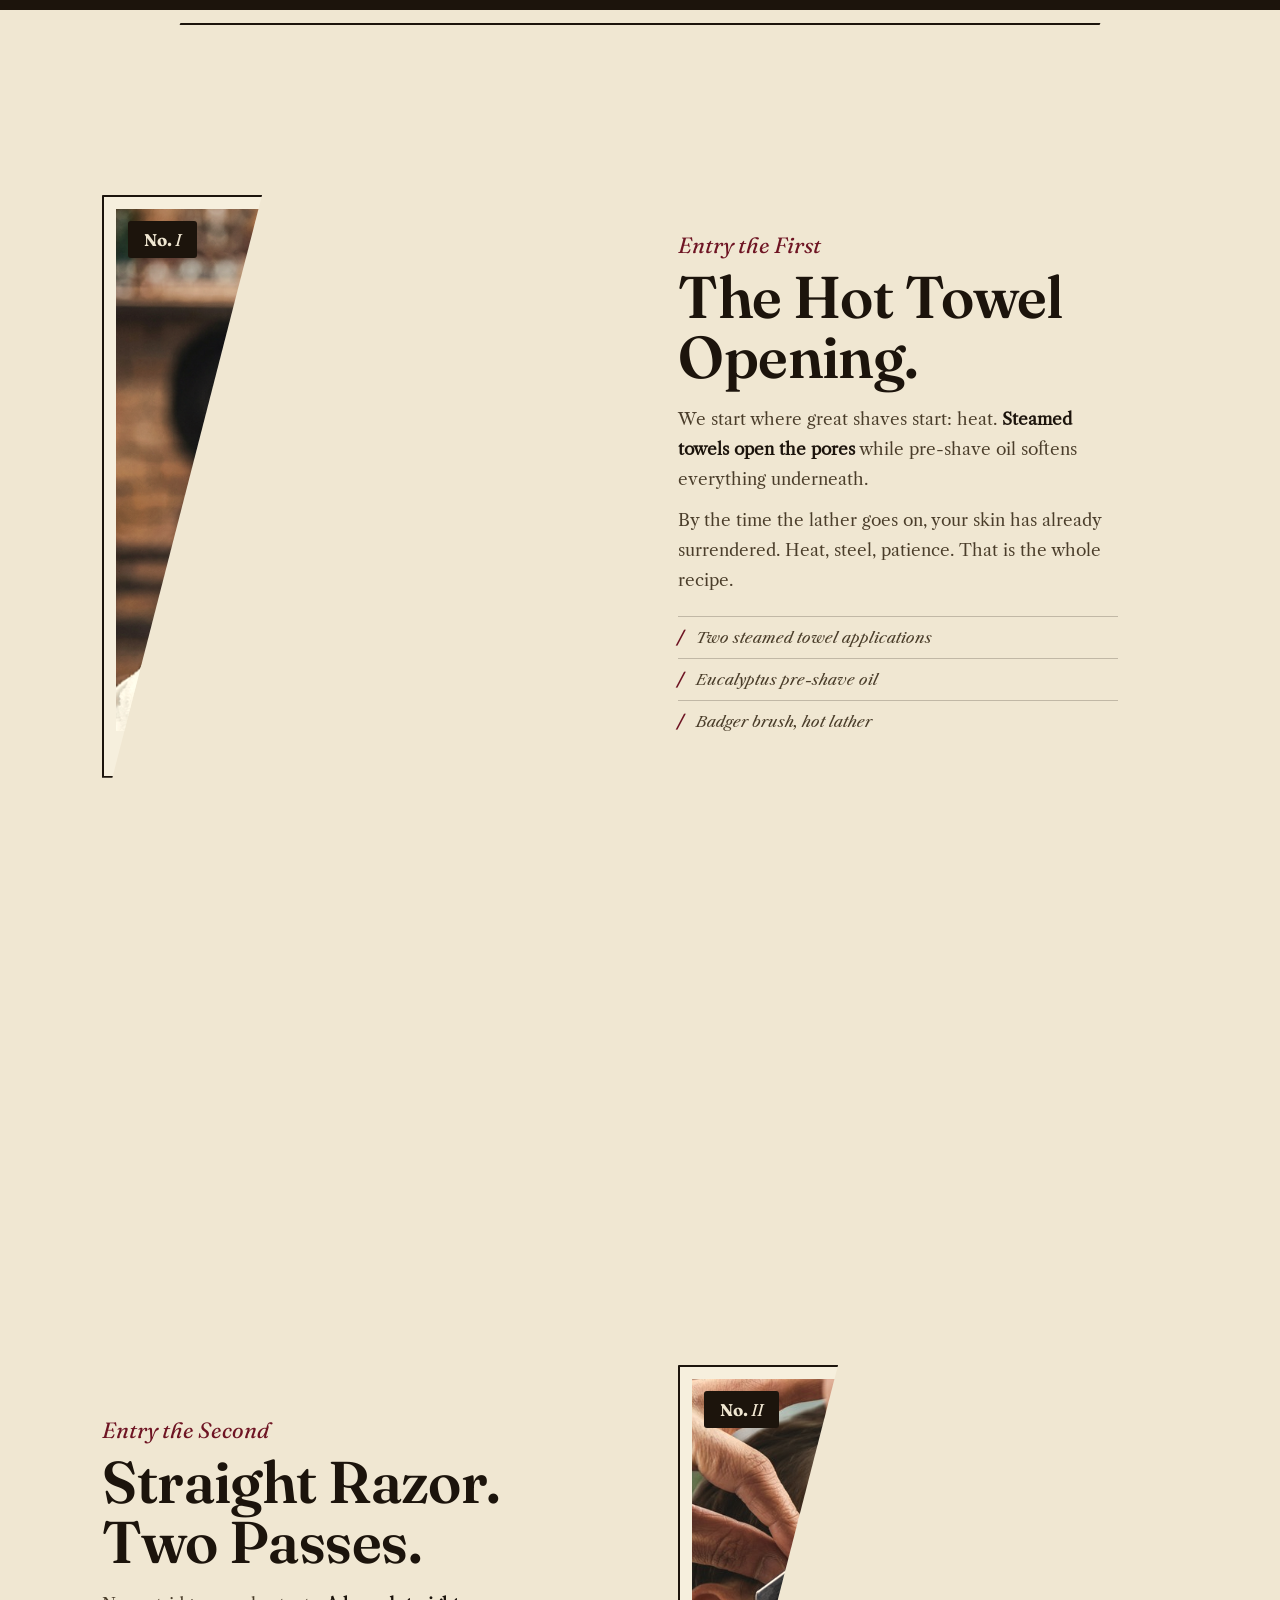
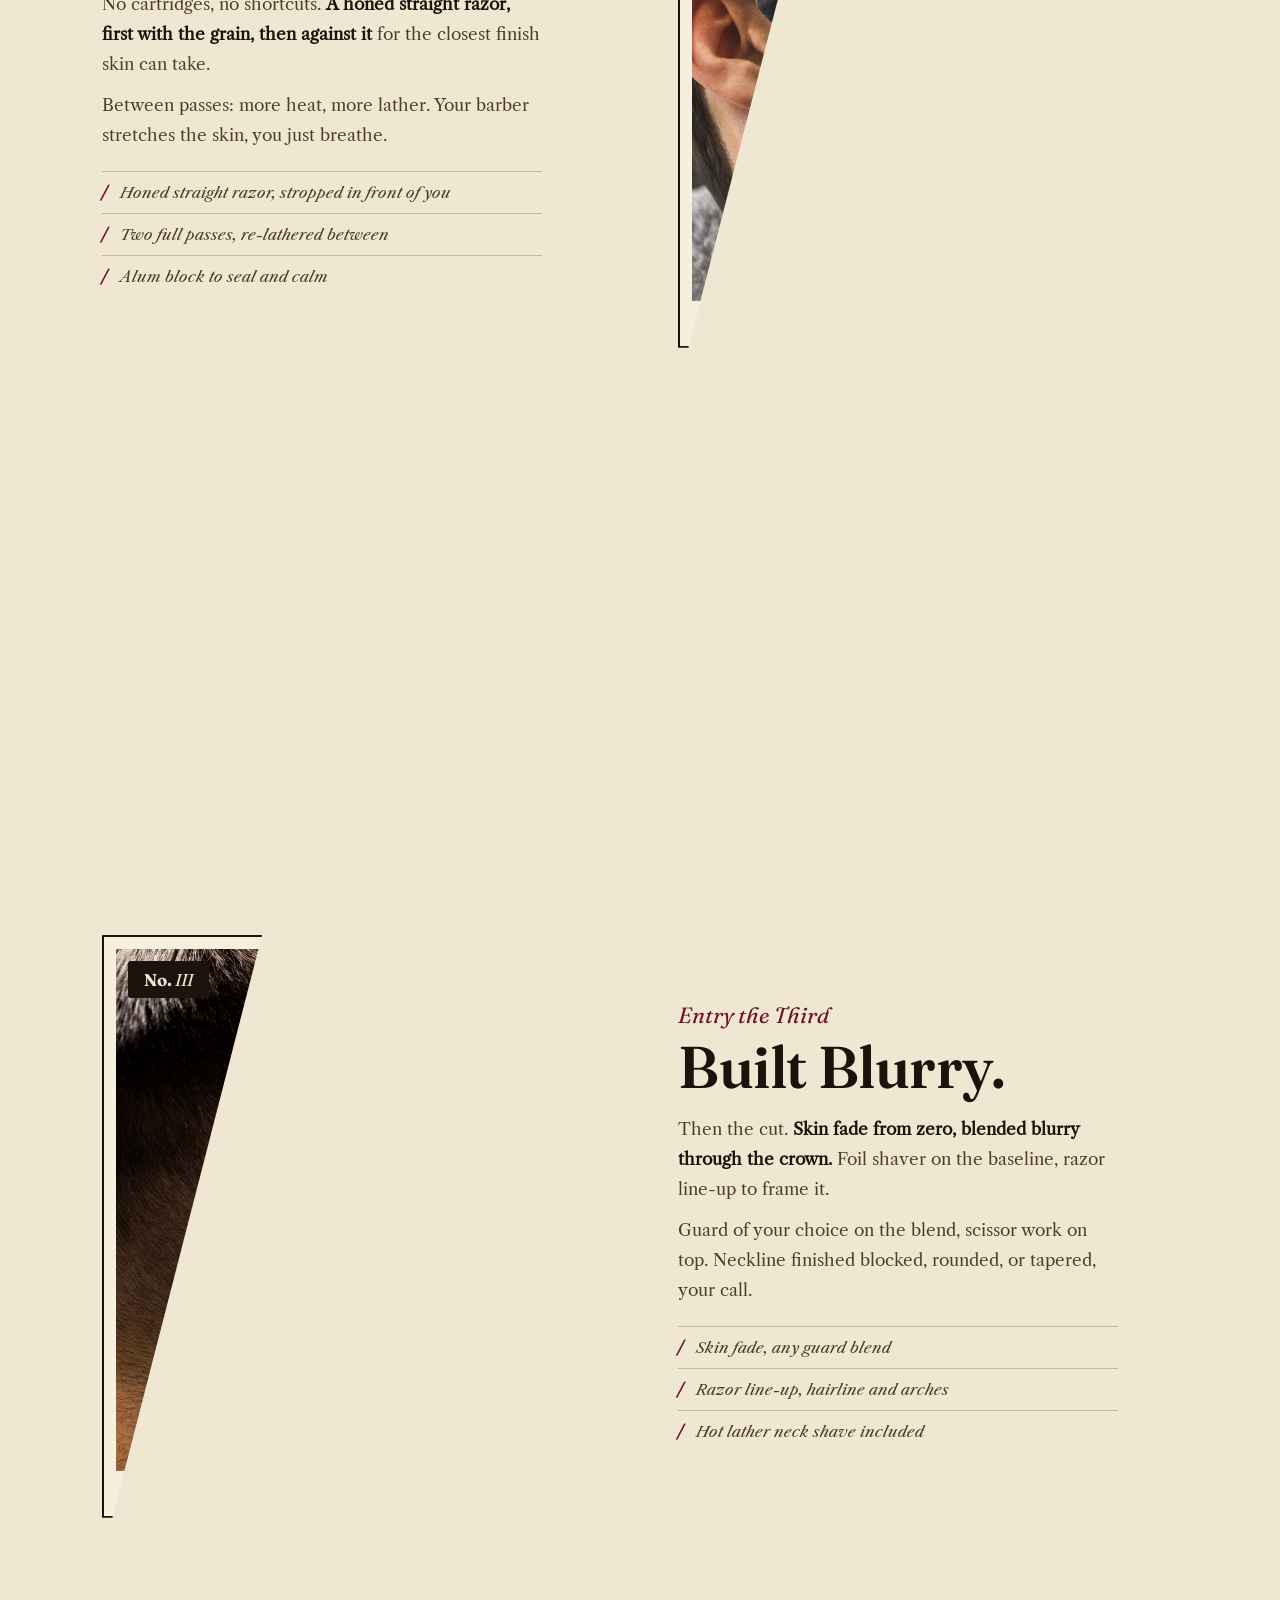
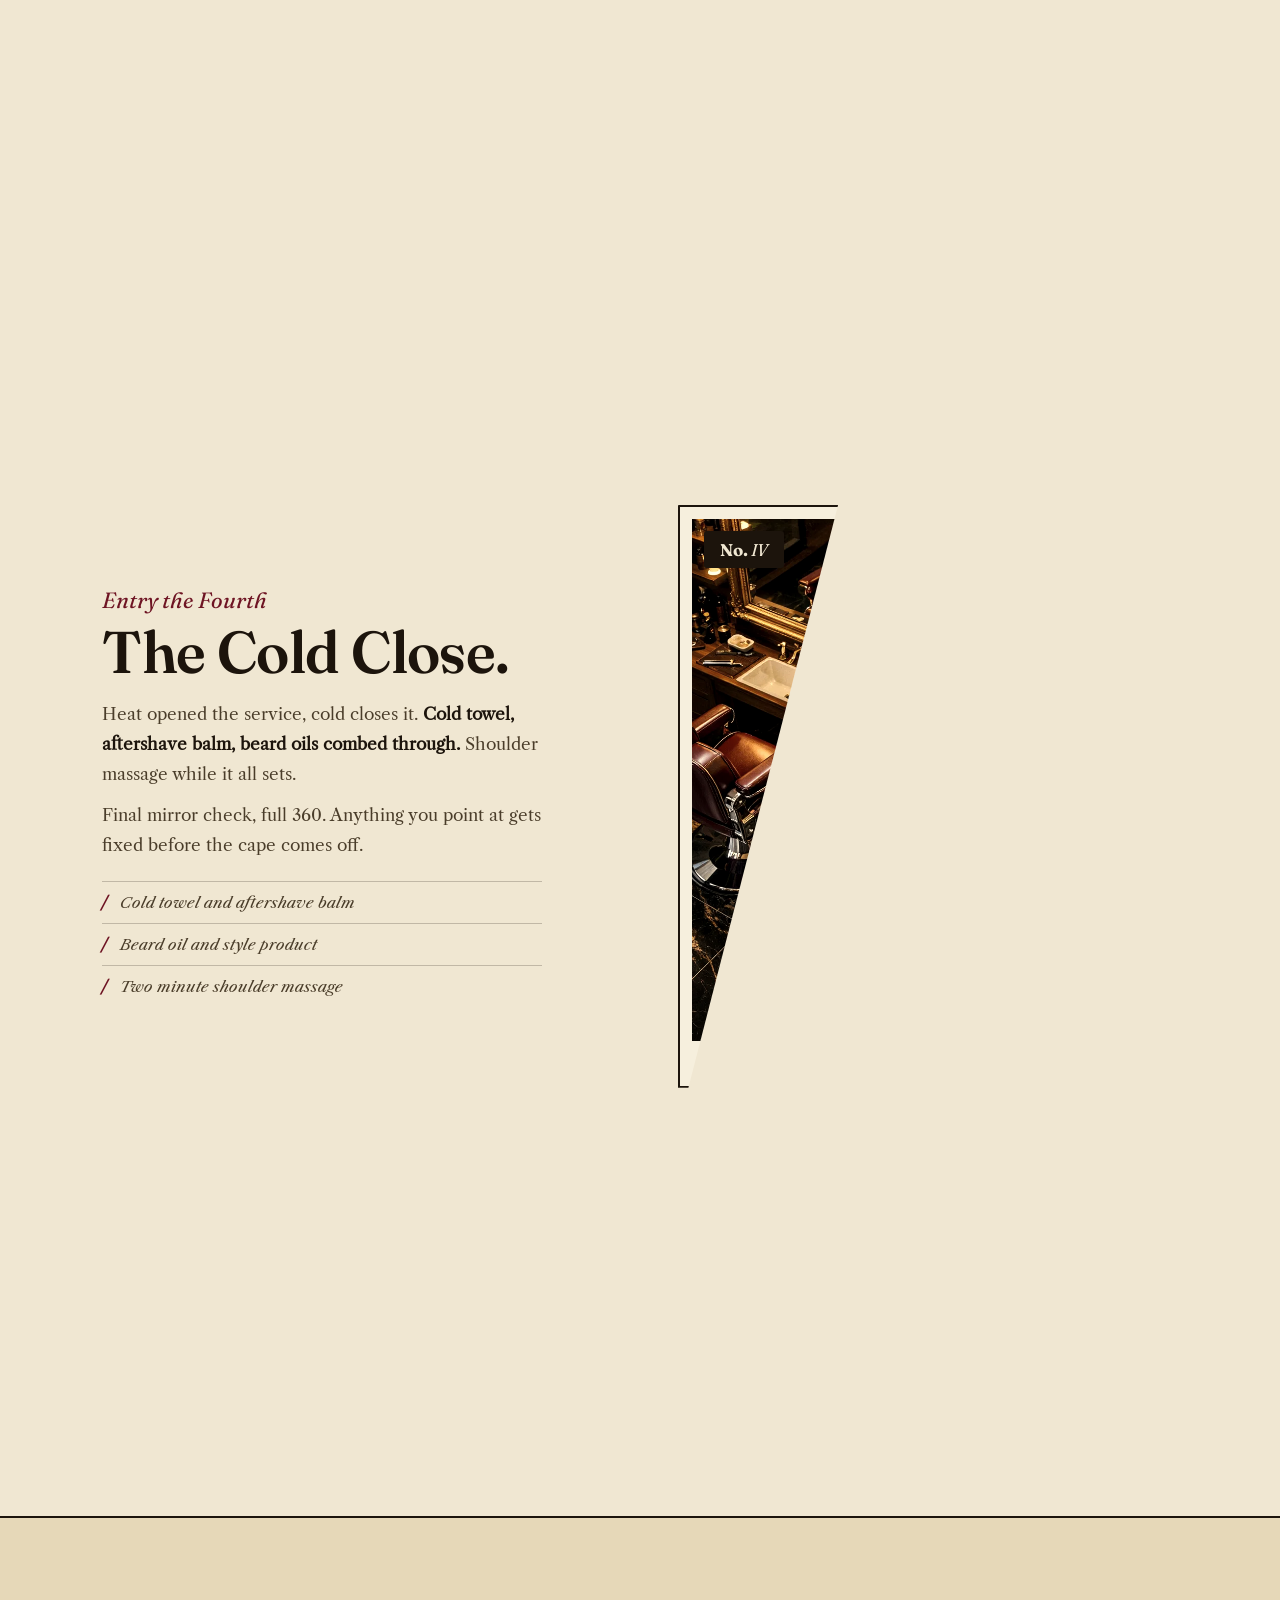
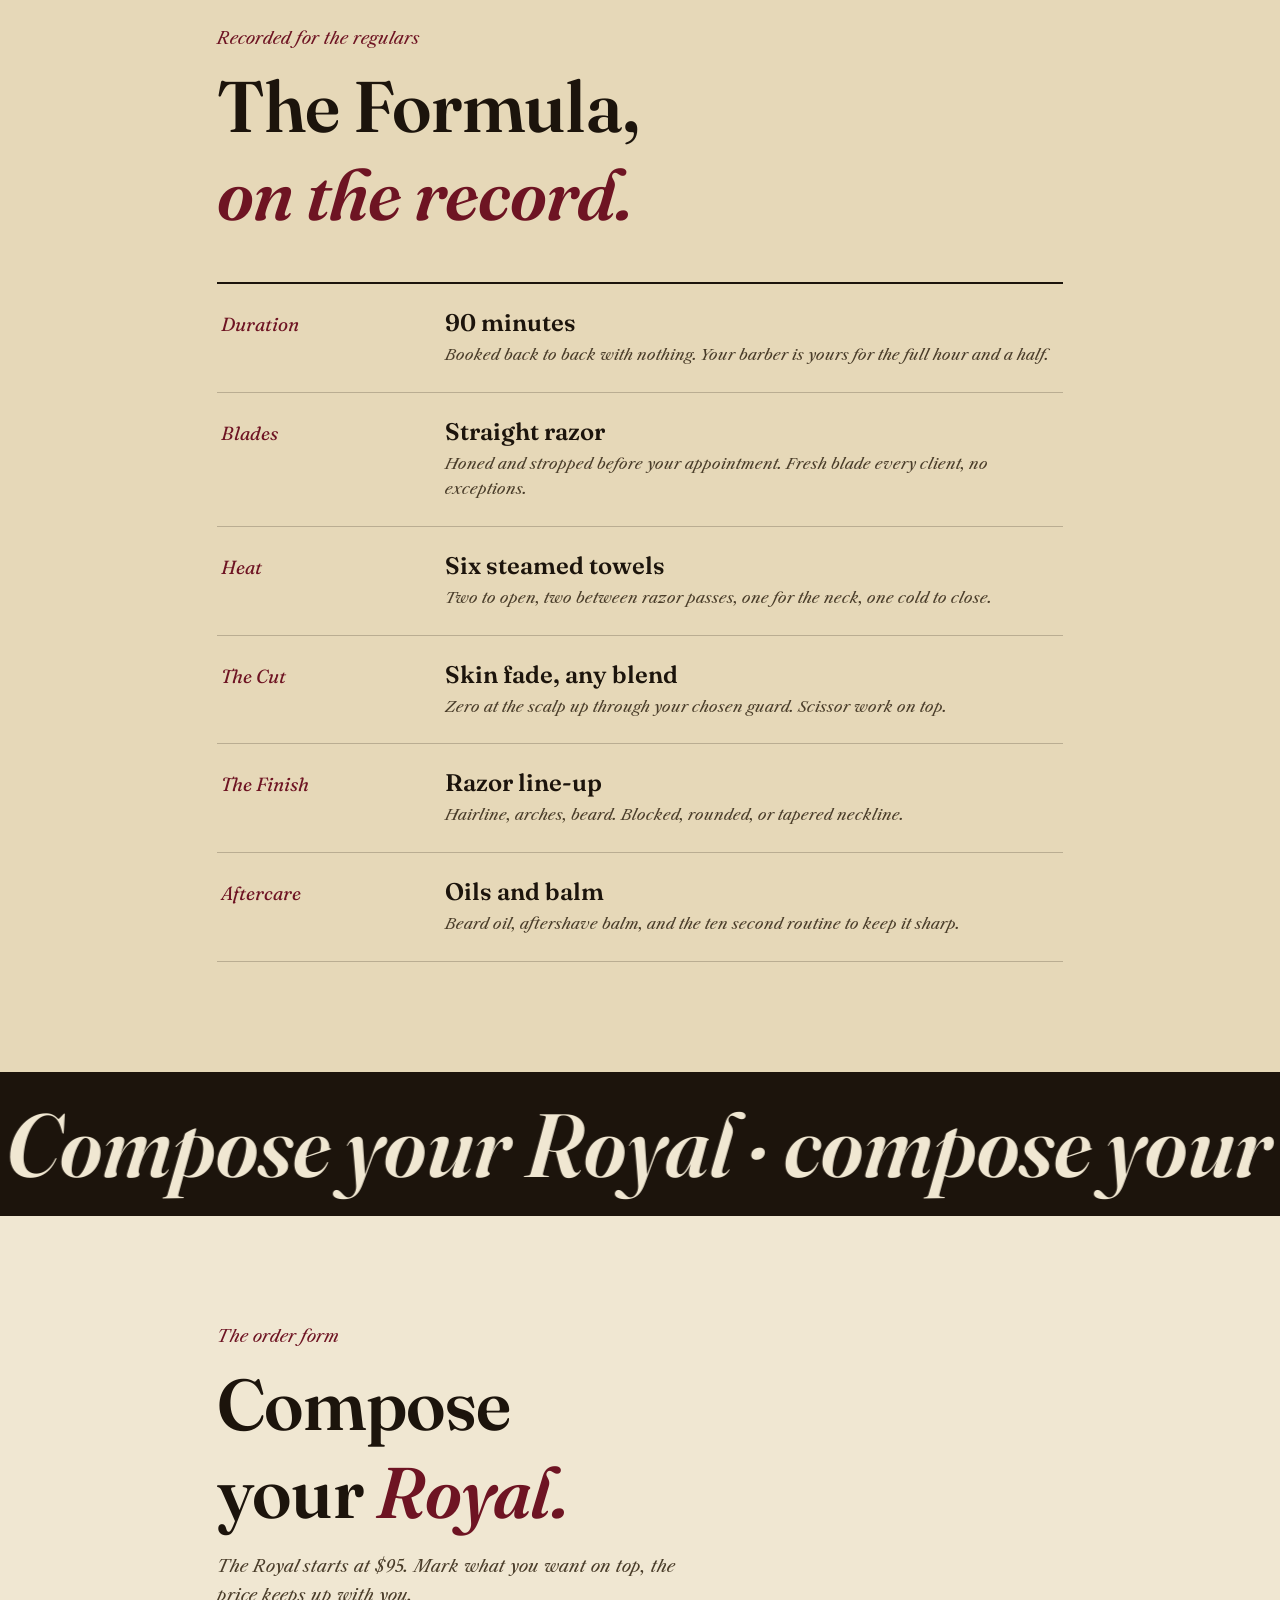
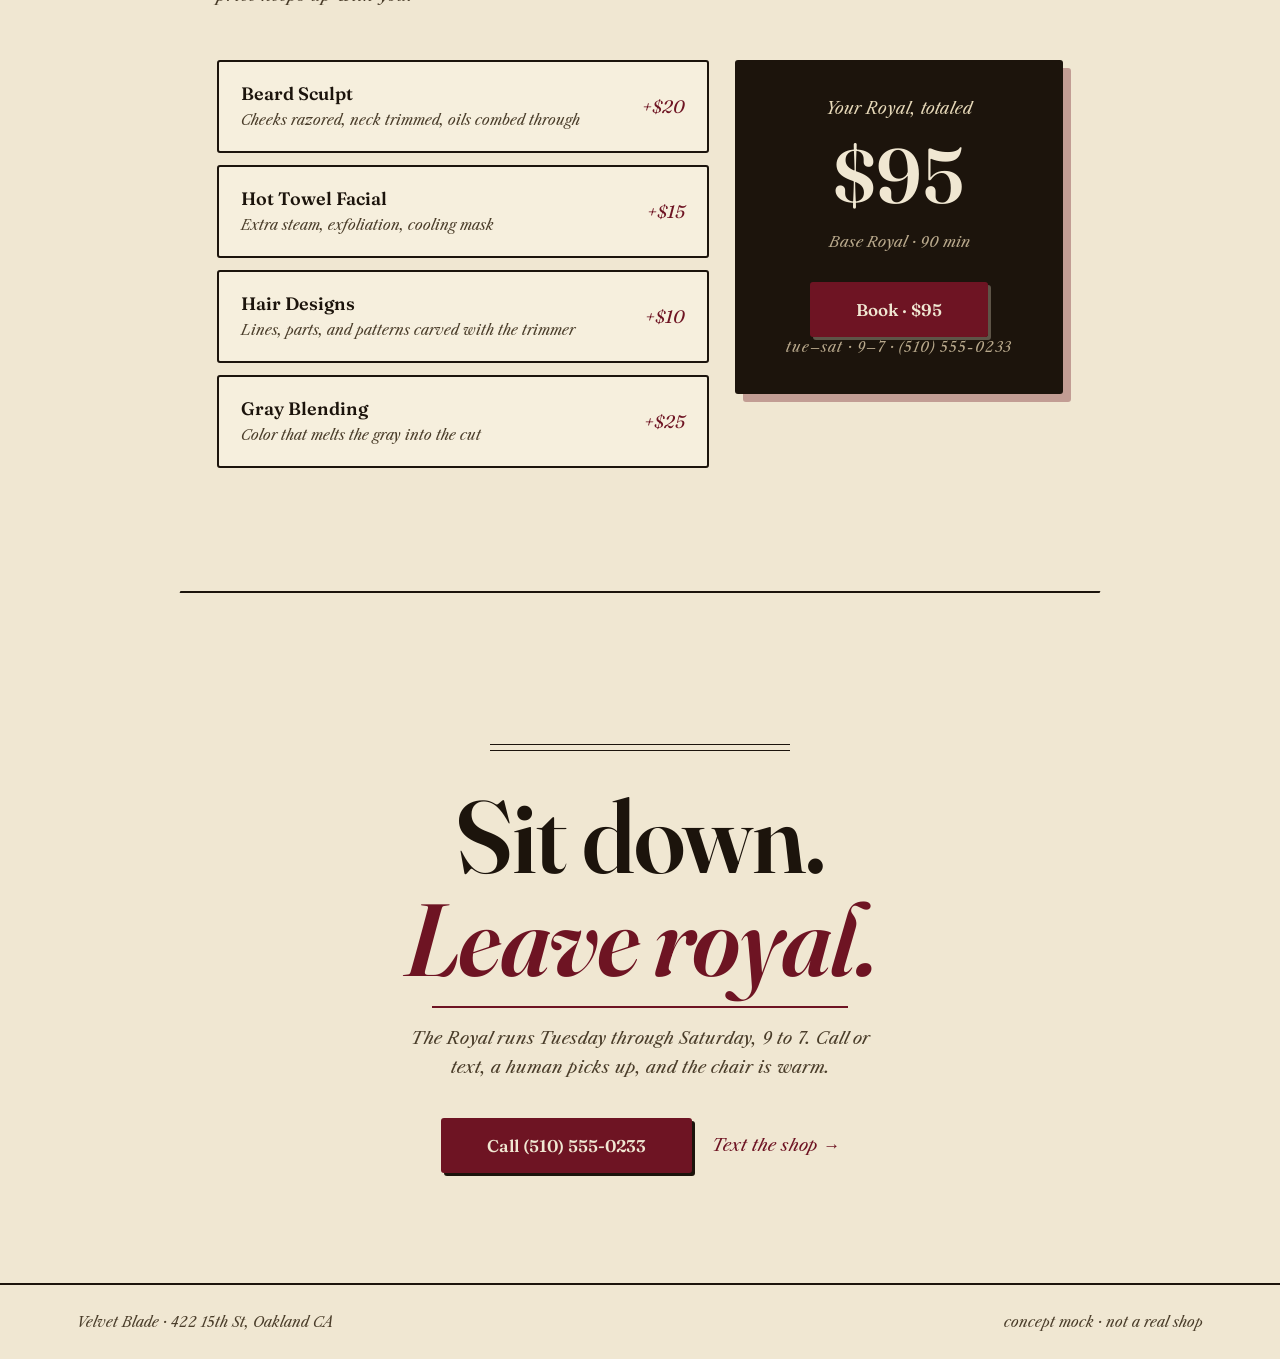
<file: velvet-blade/index.html>
<!DOCTYPE html>
<html lang="en">
<head>
<script>document.documentElement.classList.add("js")</script>
<meta charset="UTF-8">
<meta name="viewport" content="width=device-width, initial-scale=1.0">
<title>VELVET BLADE · The Royal · Oakland Barbershop</title>
<meta name="description" content="The Royal. 90 minutes. Straight razor. Hot towels. The flagship service from Velvet Blade, Oakland. Concept mock.">
<style>
/* self-hosted type: no third-party font dependency */
@font-face{font-family:'Fraunces';font-style:normal;font-weight:400;font-display:swap;src:url('fonts/fraunces-400.woff2') format('woff2')}
@font-face{font-family:'Fraunces';font-style:italic;font-weight:400;font-display:swap;src:url('fonts/fraunces-400-italic.woff2') format('woff2')}
@font-face{font-family:'Fraunces';font-style:normal;font-weight:600;font-display:swap;src:url('fonts/fraunces-600.woff2') format('woff2')}
@font-face{font-family:'Fraunces';font-style:italic;font-weight:600;font-display:swap;src:url('fonts/fraunces-600-italic.woff2') format('woff2')}
@font-face{font-family:'Fraunces';font-style:normal;font-weight:700;font-display:swap;src:url('fonts/fraunces-700.woff2') format('woff2')}
@font-face{font-family:'Libre Caslon Text';font-style:normal;font-weight:400;font-display:swap;src:url('fonts/caslon-400.woff2') format('woff2')}
@font-face{font-family:'Libre Caslon Text';font-style:italic;font-weight:400;font-display:swap;src:url('fonts/caslon-400-italic.woff2') format('woff2')}
:root{
  --bone:#F0E7D2; --bone2:#E6D8B8; --card:#F6EFDD;
  --ink:#1C140C; --ink2:#4A3D2A;
  --ox:#6E1423; --ox-deep:#4A0D18;
  --brass:#93702E;
  --line:rgba(28,20,12,.22);
}
*{margin:0;padding:0;box-sizing:border-box}
html{scroll-behavior:smooth}
body{background:var(--bone);color:var(--ink);font-family:'Libre Caslon Text',Georgia,serif;overflow-x:hidden;-webkit-font-smoothing:antialiased}
body::before{content:"";position:fixed;inset:0;z-index:1;pointer-events:none;opacity:.05;
  background-image:url("data:image/svg+xml,%3Csvg xmlns='http://www.w3.org/2000/svg' width='160' height='160'%3E%3Cfilter id='n'%3E%3CfeTurbulence type='fractalNoise' baseFrequency='.9' numOctaves='2'/%3E%3C/filter%3E%3Crect width='160' height='160' filter='url(%23n)' opacity='.6'/%3E%3C/svg%3E")}
::selection{background:var(--ox);color:var(--bone)}
a{color:inherit}
.eyebrow{font-style:italic;font-size:17px;color:var(--ox)}
/* engraved double rule */
.rule{height:7px;border-top:1px solid var(--ink);border-bottom:1px solid var(--ink);margin:0 auto}

/* nav */
.nav{position:fixed;top:0;left:0;right:0;z-index:70;display:flex;justify-content:space-between;align-items:center;
  padding:14px 5vw;background:rgba(240,231,210,.92);backdrop-filter:blur(10px);border-bottom:2px solid var(--ink)}
.nav .logo{font-family:'Fraunces',serif;font-weight:700;font-size:19px;letter-spacing:.02em}
.nav .logo i{font-style:italic;color:var(--ox)}
.nav .links{display:flex;gap:26px;font-size:15px;font-style:italic;color:var(--ink2)}
.nav .links a{text-decoration:none;transition:color .3s}
.nav .links a:hover{color:var(--ox)}
.pill{background:var(--ox);color:var(--bone);font-family:'Fraunces',serif;font-weight:600;font-size:14px;padding:11px 26px;
  border-radius:3px;text-decoration:none;transition:transform .3s;box-shadow:3px 3px 0 var(--ink)}
.pill:hover{transform:translate(-2px,-2px)}

/* hero: the engraved label */
.hero{min-height:100vh;display:flex;flex-direction:column;align-items:center;justify-content:center;text-align:center;
  padding:120px 6vw 80px;position:relative;overflow:hidden}
.hero .plate{border:2px solid var(--ink);background:var(--card);padding:54px 6vw 48px;max-width:900px;width:100%;
  box-shadow:8px 8px 0 rgba(28,20,12,.18);position:relative}
.hero .plate::before{content:"";position:absolute;inset:8px;border:1px solid var(--line);pointer-events:none}
.hero .no{font-family:'Fraunces',serif;font-style:italic;font-size:19px;color:var(--ox);margin-bottom:14px}
.hero h1{font-family:'Fraunces',serif;font-weight:600;font-size:clamp(64px,12vw,168px);line-height:.95;letter-spacing:-.01em;position:relative}
.hero h1 em{font-style:italic;color:var(--ox)}
.hero .rule{max-width:420px;margin:26px auto}
.hero .tagline{font-family:'Fraunces',serif;font-size:clamp(20px,2.6vw,28px);font-style:italic;margin-top:22px;color:var(--ink)}
.hero .sub{color:var(--ink2);margin-top:12px;font-size:16px;font-style:italic}
.hero-img{margin:54px auto 0;width:min(880px,92vw);border:2px solid var(--ink);background:var(--card);padding:12px;
  box-shadow:8px 8px 0 rgba(28,20,12,.18)}
.hero-img img{width:100%;height:min(52vh,460px);object-fit:cover;display:block;filter:sepia(.22) contrast(1.03)}
.hero-img figcaption{font-style:italic;font-size:15px;color:var(--ink2);padding:12px 6px 4px;text-align:left}
.hero-img figcaption b{color:var(--ox)}
.hero-cta{display:flex;gap:20px;margin-top:38px;flex-wrap:wrap;justify-content:center;align-items:center}
.pill.big{font-size:17px;padding:17px 46px}
.link-arrow{color:var(--ox);text-decoration:none;font-size:17px;font-style:italic}
.price-note{margin-top:18px;font-style:italic;font-size:15px;color:var(--ink2);letter-spacing:.06em}

/* scroll-scrubbed kinetic type band */
.scrubband{overflow:hidden;white-space:nowrap;padding:20px 0;user-select:none;border-top:2px solid var(--ink);border-bottom:2px solid var(--ink);background:var(--ink)}
.scrubtrack{display:inline-block;font-family:'Fraunces',serif;font-weight:600;font-style:italic;
  font-size:clamp(46px,7vw,110px);line-height:1.1;color:var(--bone);will-change:transform}
.hero h1 .kl{display:inline-block;will-change:transform}
.hero h1 .kw{display:inline-block;white-space:nowrap}

/* sticky ritual entries */
.feat{position:relative}
.feat-block{min-height:130vh;position:relative}
.feat-stick{position:sticky;top:0;min-height:100vh;display:grid;grid-template-columns:1fr 1fr;gap:6vw;align-items:center;padding:10vh 8vw;max-width:1300px;margin:0 auto}
.feat-img{border:2px solid var(--ink);background:var(--card);padding:12px;position:relative;box-shadow:8px 8px 0 rgba(28,20,12,.16)}
html.js .feat-img.rv{clip-path:polygon(0 0,32% 0,2% 100%,-30% 100%);
  transition:clip-path 1.15s cubic-bezier(.65,0,.2,1),opacity .9s cubic-bezier(.2,.7,.2,1),transform .9s cubic-bezier(.2,.7,.2,1)}
.feat-img.rv.on{clip-path:polygon(0 0,100% 0,100% 100%,0 100%)}
.feat-img img{width:100%;height:58vh;min-height:340px;object-fit:cover;display:block;filter:sepia(.22) contrast(1.03)}
.feat-img figcaption{font-style:italic;font-size:15px;color:var(--ink2);padding:12px 4px 2px}
.feat-img figcaption b{color:var(--ox)}
.feat-img .fno{position:absolute;top:24px;left:24px;z-index:2;font-family:'Fraunces',serif;font-style:italic;font-size:17px;
  background:var(--ink);color:var(--bone);padding:8px 16px;border-radius:3px}
.feat-img .fno b{color:var(--bone);font-style:normal}
.feat-copy .no{font-family:'Fraunces',serif;font-style:italic;font-size:22px;color:var(--ox);margin-bottom:8px}
.feat-copy h3{font-family:'Fraunces',serif;font-size:clamp(34px,4.6vw,62px);font-weight:600;line-height:1.02;margin:6px 0 18px;letter-spacing:-.01em}
.feat-copy p{color:var(--ink2);line-height:1.75;font-size:17px;max-width:440px;margin-bottom:12px}
.feat-copy p b{color:var(--ink)}
.tick{list-style:none;margin-top:20px;max-width:440px}
.tick li{padding:11px 0;border-top:1px solid var(--line);font-size:15.5px;font-style:italic;color:var(--ink2);display:flex;gap:12px;align-items:center}
.tick li::before{content:"/";color:var(--ox);font-weight:700;transform:skewX(-18deg);display:inline-block;font-style:normal}
.flip .feat-img{order:2}

/* the formula: apothecary entries */
.specs{background:var(--bone2);border-top:2px solid var(--ink);border-bottom:2px solid var(--ink)}
.specs .wrap{max-width:1000px;margin:0 auto;padding:110px 6vw}
.formula{margin-top:44px;border-top:2px solid var(--ink)}
.frow{display:grid;grid-template-columns:200px 1fr;gap:24px;padding:24px 4px;border-bottom:1px solid var(--line);align-items:baseline}
.frow .fk{font-family:'Fraunces',serif;font-style:italic;font-size:19px;color:var(--ox)}
.frow .fv{font-family:'Fraunces',serif;font-size:24px;font-weight:600}
.frow .fv small{display:block;font-family:'Libre Caslon Text',serif;font-weight:400;font-style:italic;font-size:15.5px;color:var(--ink2);margin-top:6px;line-height:1.6}

/* razor-edge divider */
.razor{max-width:1000px;margin:0 auto;height:26px;position:relative;overflow:hidden}
.razor::before{content:"";position:absolute;left:4%;right:4%;top:13px;height:2px;transform:skewX(-24deg);background:var(--ink)}
.razor .blade{position:absolute;top:2px;bottom:2px;left:0;width:130px;opacity:0;pointer-events:none;
  background:linear-gradient(90deg,transparent,rgba(110,20,35,.5),transparent);
  transform:translateX(-160px) skewX(-24deg)}
.razor.cut .blade{animation:bladesweep 1.2s cubic-bezier(.6,0,.2,1) .1s}
@keyframes bladesweep{0%{opacity:0;transform:translateX(-160px) skewX(-24deg)}15%{opacity:1}80%{opacity:1}
  100%{opacity:0;transform:translateX(1200px) skewX(-24deg)}}

/* builder: the order form */
.builder .wrap{max-width:1000px;margin:0 auto;padding:110px 6vw}
.build-grid{display:grid;grid-template-columns:1.2fr .8fr;gap:26px;margin-top:50px;align-items:start}
.adds{display:flex;flex-direction:column;gap:12px}
.add{display:flex;justify-content:space-between;align-items:center;gap:18px;text-align:left;cursor:pointer;
  background:var(--card);border:2px solid var(--ink);border-radius:3px;padding:20px 22px;color:var(--ink);
  font-family:'Libre Caslon Text',serif;transition:transform .25s,box-shadow .25s}
.add:hover{transform:translateX(6px);box-shadow:4px 4px 0 rgba(28,20,12,.2)}
.add.on{border-color:var(--ox);box-shadow:4px 4px 0 var(--ox)}
.add .a-name{font-family:'Fraunces',serif;font-weight:600;font-size:18px}
.add .a-name b{display:block;font-family:'Libre Caslon Text',serif;font-weight:400;font-style:italic;font-size:14px;color:var(--ink2);margin-top:5px;line-height:1.5}
.add .a-price{font-family:'Fraunces',serif;font-style:italic;font-size:18px;color:var(--ox);white-space:nowrap}
.add.on .a-price::before{content:"✓ "}
.total-card{background:var(--ink);color:var(--bone);border-radius:3px;padding:38px 32px;
  position:sticky;top:100px;text-align:center;box-shadow:8px 8px 0 rgba(110,20,35,.35)}
.t-label{font-style:italic;font-size:16px;color:var(--bone2)}
.t-price{font-family:'Fraunces',serif;font-size:clamp(54px,6vw,84px);font-weight:600;margin:10px 0 6px}
.t-list{color:#B9A98C;font-size:15px;font-style:italic;line-height:1.7;min-height:48px;margin-bottom:22px}
.t-note{margin-top:18px;font-style:italic;font-size:14px;color:#B9A98C;letter-spacing:.06em}
.total-card .pill{box-shadow:3px 3px 0 rgba(240,231,210,.3)}
.total-card.pulse{animation:oxpulse .6s ease}
@keyframes oxpulse{0%{box-shadow:0 0 0 0 rgba(110,20,35,.5)}100%{box-shadow:0 0 0 22px rgba(110,20,35,0)}}

/* mobile sticky book bar */
.mbook{display:none;position:fixed;bottom:14px;left:14px;right:14px;z-index:70;
  background:var(--ink);color:var(--bone);border-radius:3px;
  padding:8px 8px 8px 22px;align-items:center;justify-content:space-between;text-decoration:none;box-shadow:4px 4px 0 rgba(110,20,35,.5)}
.mbook span{font-family:'Fraunces',serif;font-size:16px}
.mbook span i{font-style:italic;color:#D8A0A8}
.mbook b{background:var(--ox);color:var(--bone);font-family:'Fraunces',serif;font-size:14px;padding:12px 26px;border-radius:3px}
.finale{text-align:center;padding:140px 6vw 110px}
.finale .rule{max-width:300px;margin:0 auto 34px}
.finale h2{font-family:'Fraunces',serif;font-size:clamp(46px,8vw,110px);font-weight:600;line-height:1;letter-spacing:-.01em;position:relative;display:inline-block}
.finale h2 em{font-style:italic;color:var(--ox)}
.finale h2::after{content:"";position:absolute;left:6%;right:6%;bottom:-18px;height:2px;background:var(--ox);
  transform:scaleX(0);transition:transform 1.1s cubic-bezier(.6,0,.2,1) .45s}
.finale h2.on::after{transform:scaleX(1)}
.finale p{color:var(--ink2);margin:34px auto 0;max-width:460px;line-height:1.7;font-style:italic;font-size:17px}
.finale .row{display:flex;gap:20px;justify-content:center;margin-top:36px;flex-wrap:wrap;align-items:center}

footer{border-top:2px solid var(--ink);padding:28px 6vw;display:flex;justify-content:space-between;gap:14px;flex-wrap:wrap;
  font-style:italic;font-size:14px;color:var(--ink2)}

.rv{opacity:0;transform:translateY(36px);transition:opacity .9s cubic-bezier(.2,.7,.2,1),transform .9s cubic-bezier(.2,.7,.2,1)}
.rv.on{opacity:1;transform:none}

@media(max-width:900px){
  .nav .links{display:none}
  .feat-stick{grid-template-columns:1fr;padding:8vh 6vw;gap:24px;position:relative;min-height:auto}
  .flip .feat-img{order:0}
  .feat-img img{height:36vh;min-height:260px}
  .feat-block{min-height:auto}
  .spec-grid{grid-template-columns:1fr}
  .build-grid{grid-template-columns:1fr}
  .total-card{position:static}
  .mbook{display:flex}
  body{padding-bottom:92px}
  .frow{grid-template-columns:1fr;gap:6px}
  .hero .plate{padding:40px 6vw 36px}
}
@media(prefers-reduced-motion:reduce){
  *,*::before,*::after{animation-duration:.001s!important;transition-duration:.001s!important}
}
</style>
    <link rel="canonical" href="https://ai-webdesign-lab.vercel.app/velvet-blade/" />
    <meta property="og:type" content="website" />
    <meta property="og:site_name" content="VELVET BLADE" />
    <meta property="og:title" content="VELVET BLADE · The Royal · Oakland Barbershop" />
    <meta property="og:description" content="The Royal. 90 minutes. Straight razor. Hot towels. The flagship service from Velvet Blade, Oakland. Concept mock." />
    <meta property="og:url" content="https://ai-webdesign-lab.vercel.app/velvet-blade/" />
    <meta name="twitter:card" content="summary" />
    <meta name="twitter:title" content="VELVET BLADE · The Royal · Oakland Barbershop" />
    <meta name="twitter:description" content="The Royal. 90 minutes. Straight razor. Hot towels. The flagship service from Velvet Blade, Oakland. Concept mock." />
    <script type="application/ld+json">
    {
      "@context": "https://schema.org",
      "@type": "WebSite",
      "name": "VELVET BLADE",
      "url": "https://ai-webdesign-lab.vercel.app/velvet-blade/"
    }
    </script>
  </head>
<body>

<nav class="nav">
  <div class="logo">Velvet <i>Blade</i></div>
  <div class="links"><a href="#features">The Ritual</a><a href="#formula">The Formula</a><a href="#builder">The Order Form</a></div>
  <a class="pill" href="tel:+15105550233">Book · $95</a>
</nav>

<header class="hero">
  <div class="plate rv">
    <div class="no">No. 01 · The Flagship Service</div>
    <h1>THE <em>ROYAL</em></h1>
    <div class="rule"></div>
    <div class="tagline">Ninety minutes. Straight razor. Zero shortcuts.</div>
    <div class="sub">A skin fade and a hot towel shave, performed like a ceremony.</div>
  </div>
  <div class="hero-img rv">
    <img src="../assets/vb-hero.jpg" alt="Straight razor shave during The Royal service">
    <figcaption><b>Fig. 01</b> — the second pass, against the grain</figcaption>
  </div>
  <div class="hero-cta rv">
    <a class="pill big" href="tel:+15105550233">Book The Royal</a>
    <a class="link-arrow" href="#features">Read the ritual ↓</a>
  </div>
  <div class="price-note rv">from $95 · tue–sat 9–7 · walk-ins welcome</div>
</header>

<div class="scrubband" aria-hidden="true"><div class="scrubtrack">Ninety minutes · straight razor · hot towels · </div></div>

<div class="razor"><i class="blade"></i></div>

<div class="feat" id="features">

  <div class="feat-block"><div class="feat-stick">
    <div class="feat-img rv"><span class="fno"><b>No.</b> I</span>
      <img src="../assets/vb-towel.png" alt="Hot towel placed on client" loading="lazy">
      <figcaption><b>Fig. 02</b> — the opening heat</figcaption></div>
    <div class="feat-copy rv">
      <div class="no">Entry the First</div>
      <h3>The Hot Towel Opening.</h3>
      <p>We start where great shaves start: heat. <b>Steamed towels open the pores</b> while pre-shave oil softens everything underneath.</p>
      <p>By the time the lather goes on, your skin has already surrendered. Heat, steel, patience. That is the whole recipe.</p>
      <ul class="tick"><li>Two steamed towel applications</li><li>Eucalyptus pre-shave oil</li><li>Badger brush, hot lather</li></ul>
    </div>
  </div></div>

  <div class="feat-block flip"><div class="feat-stick">
    <div class="feat-img rv"><span class="fno"><b>No.</b> II</span>
      <img src="../assets/vb-hero.jpg" alt="Straight razor pass" loading="lazy" style="object-position:20% 30%">
      <figcaption><b>Fig. 03</b> — honed and stropped before you</figcaption></div>
    <div class="feat-copy rv">
      <div class="no">Entry the Second</div>
      <h3>Straight Razor. Two Passes.</h3>
      <p>No cartridges, no shortcuts. <b>A honed straight razor, first with the grain, then against it</b> for the closest finish skin can take.</p>
      <p>Between passes: more heat, more lather. Your barber stretches the skin, you just breathe.</p>
      <ul class="tick"><li>Honed straight razor, stropped in front of you</li><li>Two full passes, re-lathered between</li><li>Alum block to seal and calm</li></ul>
    </div>
  </div></div>

  <div class="feat-block"><div class="feat-stick">
    <div class="feat-img rv"><span class="fno"><b>No.</b> III</span>
      <img src="../assets/vb-fade.jpg" alt="Skin fade being blended" loading="lazy">
      <figcaption><b>Fig. 04</b> — zero at the scalp, melted upward</figcaption></div>
    <div class="feat-copy rv">
      <div class="no">Entry the Third</div>
      <h3>Built Blurry.</h3>
      <p>Then the cut. <b>Skin fade from zero, blended blurry through the crown.</b> Foil shaver on the baseline, razor line-up to frame it.</p>
      <p>Guard of your choice on the blend, scissor work on top. Neckline finished blocked, rounded, or tapered, your call.</p>
      <ul class="tick"><li>Skin fade, any guard blend</li><li>Razor line-up, hairline and arches</li><li>Hot lather neck shave included</li></ul>
    </div>
  </div></div>

  <div class="feat-block flip"><div class="feat-stick">
    <div class="feat-img rv"><span class="fno"><b>No.</b> IV</span>
      <img src="../assets/vb-interior.webp" alt="Velvet Blade interior" loading="lazy">
      <figcaption><b>Fig. 05</b> — the room where it happens</figcaption></div>
    <div class="feat-copy rv">
      <div class="no">Entry the Fourth</div>
      <h3>The Cold Close.</h3>
      <p>Heat opened the service, cold closes it. <b>Cold towel, aftershave balm, beard oils combed through.</b> Shoulder massage while it all sets.</p>
      <p>Final mirror check, full 360. Anything you point at gets fixed before the cape comes off.</p>
      <ul class="tick"><li>Cold towel and aftershave balm</li><li>Beard oil and style product</li><li>Two minute shoulder massage</li></ul>
    </div>
  </div></div>

</div>

<div class="specs" id="formula"><div class="wrap">
  <div class="eyebrow rv">Recorded for the regulars</div>
  <h2 class="rv" style="font-family:'Fraunces',serif;font-weight:600;font-size:clamp(38px,5.6vw,72px);margin-top:14px;letter-spacing:-.01em">The Formula,<br><em style="color:var(--ox)">on the record.</em></h2>
  <div class="formula">
    <div class="frow rv"><div class="fk">Duration</div><div class="fv">90 minutes<small>Booked back to back with nothing. Your barber is yours for the full hour and a half.</small></div></div>
    <div class="frow rv"><div class="fk">Blades</div><div class="fv">Straight razor<small>Honed and stropped before your appointment. Fresh blade every client, no exceptions.</small></div></div>
    <div class="frow rv"><div class="fk">Heat</div><div class="fv">Six steamed towels<small>Two to open, two between razor passes, one for the neck, one cold to close.</small></div></div>
    <div class="frow rv"><div class="fk">The Cut</div><div class="fv">Skin fade, any blend<small>Zero at the scalp up through your chosen guard. Scissor work on top.</small></div></div>
    <div class="frow rv"><div class="fk">The Finish</div><div class="fv">Razor line-up<small>Hairline, arches, beard. Blocked, rounded, or tapered neckline.</small></div></div>
    <div class="frow rv"><div class="fk">Aftercare</div><div class="fv">Oils and balm<small>Beard oil, aftershave balm, and the ten second routine to keep it sharp.</small></div></div>
  </div>
</div></div>

<div class="scrubband flip" aria-hidden="true"><div class="scrubtrack">Compose your Royal · compose your Royal · </div></div>

<div class="builder" id="builder"><div class="wrap">
  <div class="eyebrow rv">The order form</div>
  <h2 class="rv" style="font-family:'Fraunces',serif;font-weight:600;font-size:clamp(38px,5.6vw,72px);margin-top:14px;letter-spacing:-.01em">Compose<br>your <em style="color:var(--ox)">Royal.</em></h2>
  <p class="rv" style="color:var(--ink2);margin-top:16px;max-width:460px;line-height:1.7;font-style:italic;font-size:17px">The Royal starts at $95. Mark what you want on top, the price keeps up with you.</p>
  <div class="build-grid rv">
    <div class="adds">
      <button class="add" data-price="20" data-name="Beard Sculpt"><span class="a-name">Beard Sculpt<b>Cheeks razored, neck trimmed, oils combed through</b></span><span class="a-price">+$20</span></button>
      <button class="add" data-price="15" data-name="Hot Towel Facial"><span class="a-name">Hot Towel Facial<b>Extra steam, exfoliation, cooling mask</b></span><span class="a-price">+$15</span></button>
      <button class="add" data-price="10" data-name="Hair Designs"><span class="a-name">Hair Designs<b>Lines, parts, and patterns carved with the trimmer</b></span><span class="a-price">+$10</span></button>
      <button class="add" data-price="25" data-name="Gray Blending"><span class="a-name">Gray Blending<b>Color that melts the gray into the cut</b></span><span class="a-price">+$25</span></button>
    </div>
    <div class="total-card">
      <div class="t-label">Your Royal, totaled</div>
      <div class="t-price" id="buildPrice">$95</div>
      <div class="t-list" id="buildList">Base Royal · 90 min</div>
      <a class="pill big" id="buildBook" href="tel:+15105550233">Book · $95</a>
      <div class="t-note">tue–sat · 9–7 · (510) 555-0233</div>
    </div>
  </div>
</div></div>

<div class="razor"><i class="blade"></i></div>

<div class="finale">
  <div class="rule rv"></div>
  <h2 class="rv">Sit down.<br><em>Leave royal.</em></h2>
  <p class="rv">The Royal runs Tuesday through Saturday, 9 to 7. Call or text, a human picks up, and the chair is warm.</p>
  <div class="row rv">
    <a class="pill big" href="tel:+15105550233">Call (510) 555-0233</a>
    <a class="link-arrow" href="sms:+15105550233">Text the shop →</a>
  </div>
</div>

<footer>
  <span>Velvet Blade · 422 15th St, Oakland CA</span>
  <span>concept mock · not a real shop</span>
</footer>

<a class="mbook" href="tel:+15105550233"><span>Book The Royal · <i>$95</i></span><b>CALL</b></a>

<script>
// reveal
const io = new IntersectionObserver(es=>es.forEach(e=>{ if(e.isIntersecting){ e.target.classList.add('on'); io.unobserve(e.target);} }),{threshold:.12});
document.querySelectorAll('.rv').forEach(el=>io.observe(el));

// builder
const BASE = 95;
const adds = document.querySelectorAll('.add');
const priceEl = document.getElementById('buildPrice');
const listEl = document.getElementById('buildList');
const bookEl = document.getElementById('buildBook');
function recalc(){
  let total = BASE;
  const names = ['Base Royal · 90 min'];
  adds.forEach(a=>{
    if(a.classList.contains('on')){
      total += parseInt(a.dataset.price, 10);
      names.push(a.dataset.name + ' · $' + a.dataset.price);
    }
  });
  listEl.innerHTML = names.join('<br>');
  tweenPrice(total);
  const card = document.querySelector('.total-card');
  card.classList.remove('pulse'); void card.offsetWidth; card.classList.add('pulse');
}
let shownTotal = BASE;
function tweenPrice(to){
  const from = shownTotal, t0 = performance.now(), dur = 450;
  function step(t){
    const k = Math.min(1, (t - t0) / dur);
    const e = 1 - Math.pow(1 - k, 3);
    const v = Math.round(from + (to - from) * e);
    priceEl.textContent = '$' + v;
    bookEl.textContent = 'Book · $' + v;
    if(k < 1) requestAnimationFrame(step); else shownTotal = to;
  }
  requestAnimationFrame(step);
}
adds.forEach(a=>a.addEventListener('click', ()=>{ a.classList.toggle('on'); recalc(); }));
recalc();

// razor slice: blade sweeps when a divider enters view
const rio = new IntersectionObserver(es=>es.forEach(e=>{ if(e.isIntersecting){ e.target.classList.add('cut'); rio.unobserve(e.target);} }),{threshold:.6});
document.querySelectorAll('.razor').forEach(el=>rio.observe(el));

// kinetic type: split hero letters, scrub bands with scroll
const RM_VB = matchMedia('(prefers-reduced-motion: reduce)').matches;
function splitLetters(el){
  const walker = document.createTreeWalker(el, NodeFilter.SHOW_TEXT);
  const nodes = [];
  while(walker.nextNode()) nodes.push(walker.currentNode);
  nodes.forEach(n=>{
    const frag = document.createDocumentFragment();
    n.textContent.split(/(\s+)/).forEach(part=>{
      if(part === '') return;
      if(/^\s+$/.test(part)){ frag.appendChild(document.createTextNode(' ')); return; }
      const w = document.createElement('span'); w.className = 'kw';
      [...part].forEach(ch=>{
        const s = document.createElement('span'); s.className = 'kl'; s.textContent = ch;
        w.appendChild(s);
      });
      frag.appendChild(w);
    });
    n.parentNode.replaceChild(frag, n);
  });
  return [...el.querySelectorAll('.kl')];
}
const vbHeroH1 = document.querySelector('.hero h1');
const vbKL = RM_VB ? [] : splitLetters(vbHeroH1);
const vbBands = [...document.querySelectorAll('.scrubband')].map(b=>{
  const t = b.querySelector('.scrubtrack');
  t.innerHTML += t.innerHTML + t.innerHTML;
  return {el:b, track:t, flip:b.classList.contains('flip')};
});
let vbTick = false;
function vbKinetic(){
  vbTick = false;
  if(RM_VB) return;
  const vh = innerHeight, y = scrollY;
  if(vbKL.length){
    const spread = Math.min(1, y / vh);
    const c = (vbKL.length - 1) / 2;
    vbKL.forEach((s,i)=>{ s.style.transform = 'translateX(' + ((i - c) * spread * 16).toFixed(1) + 'px)'; });
  }
  vbBands.forEach(b=>{
    const r = b.el.getBoundingClientRect();
    const prog = Math.min(1, Math.max(0, (vh - r.top) / (vh + r.height)));
    const x = b.flip ? (-33.333 + prog*33.333) : (-prog*33.333);
    b.track.style.transform = 'translateX(' + x.toFixed(2) + '%)';
  });
}
addEventListener('scroll', ()=>{ if(!vbTick){ vbTick = true; requestAnimationFrame(vbKinetic); } }, {passive:true});
vbKinetic();
</script>
</body>
</html>
</file>
